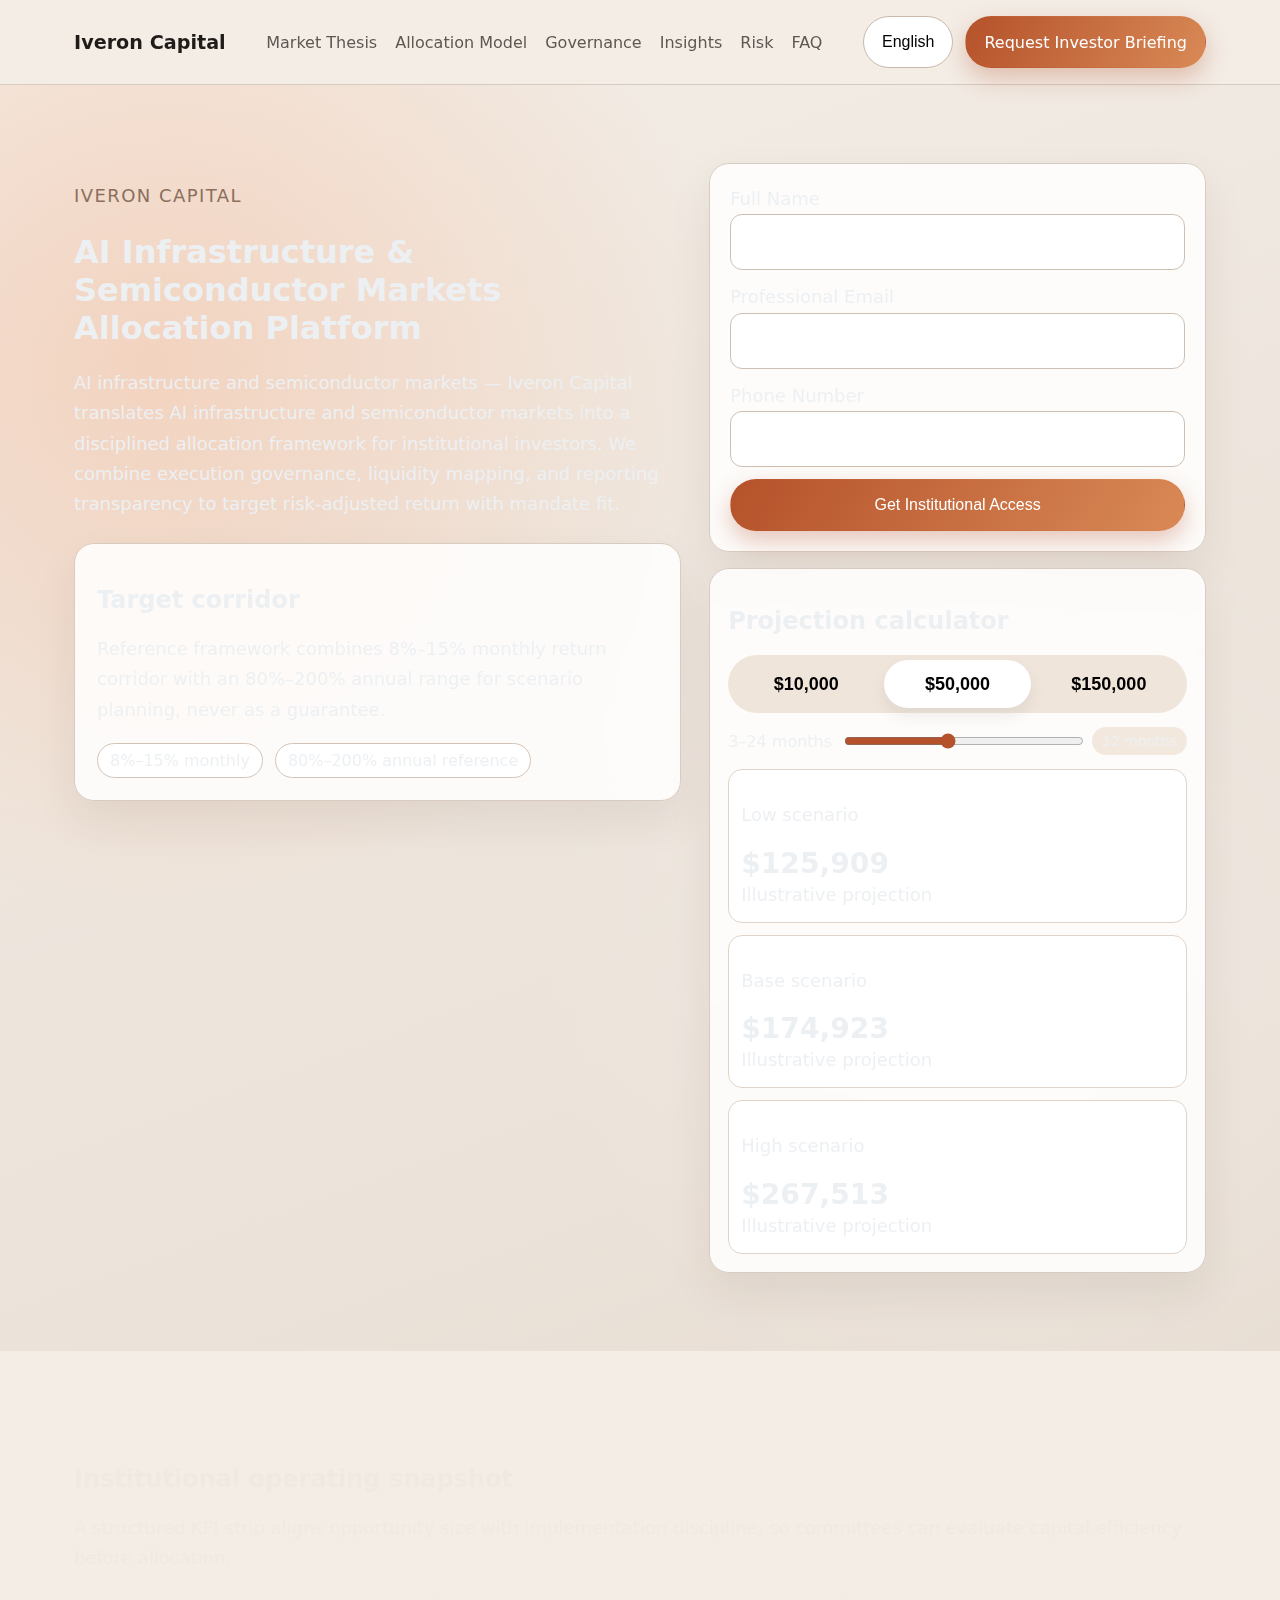
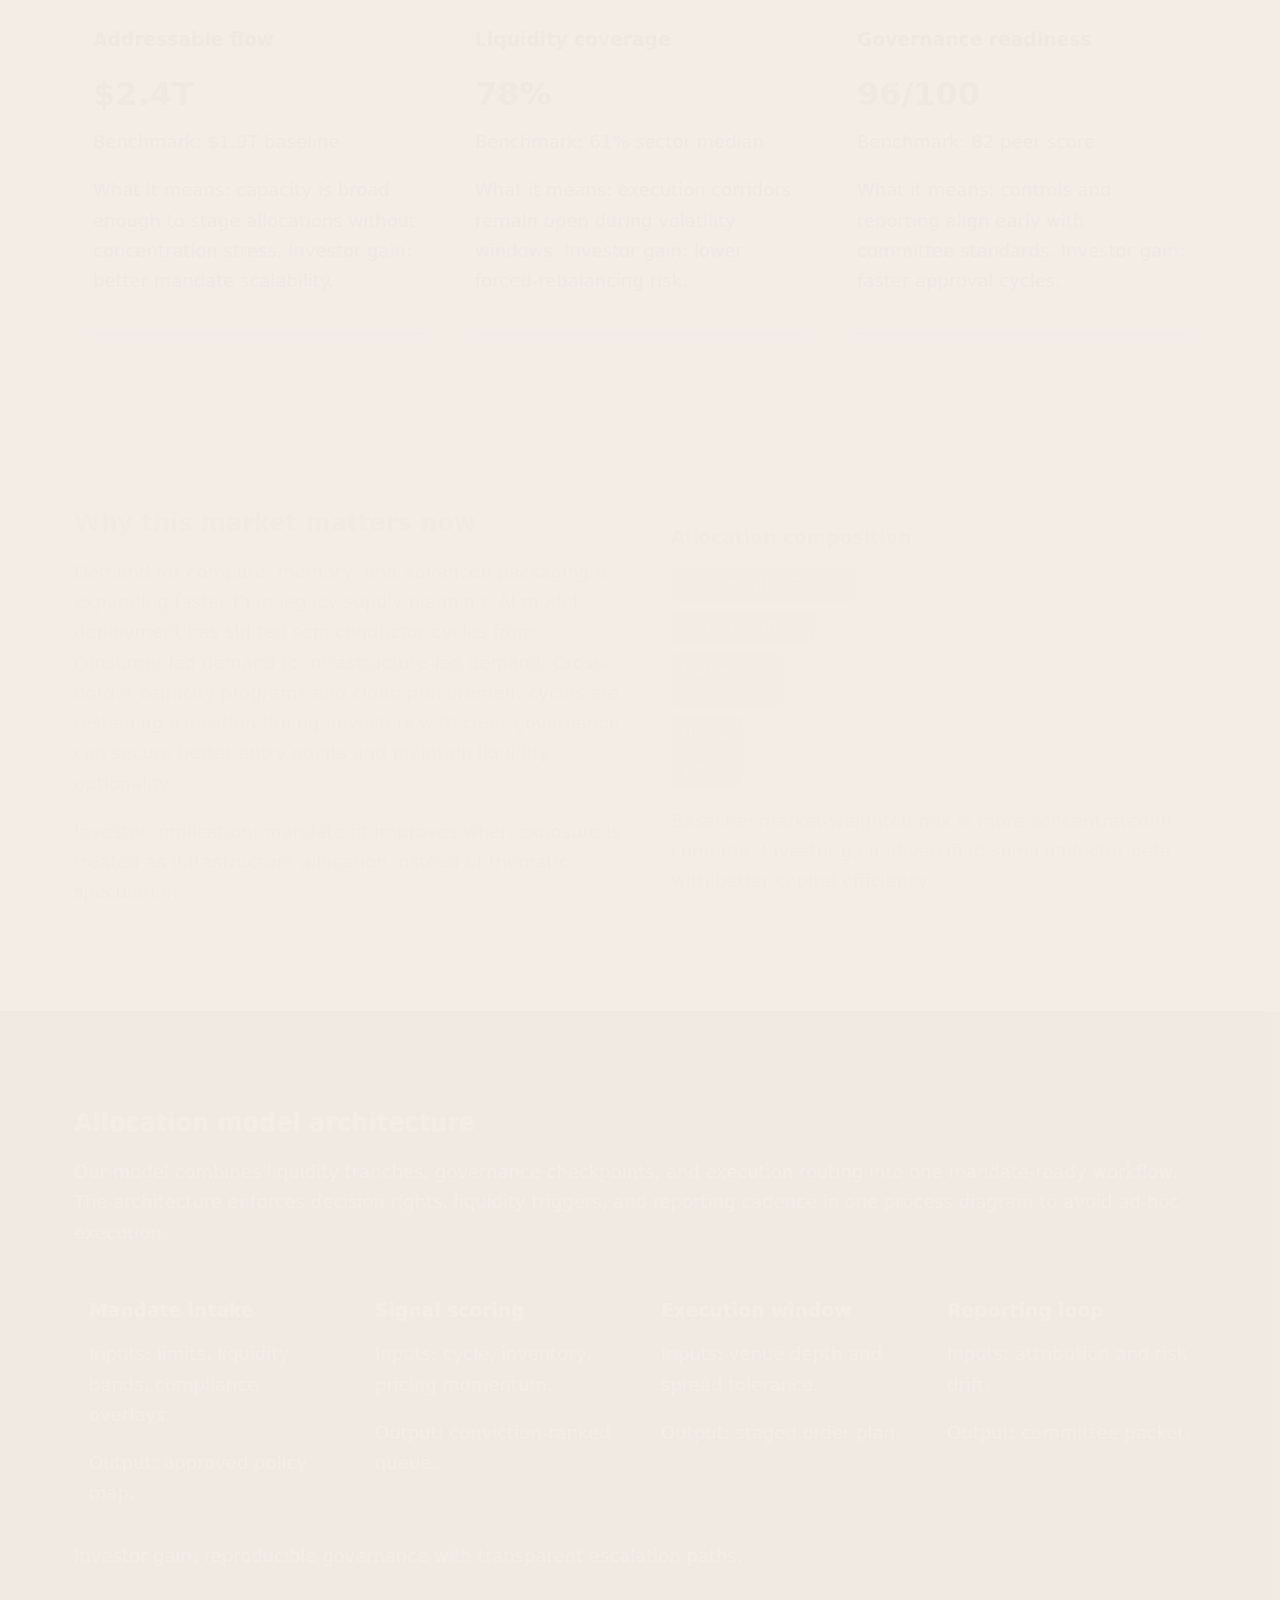
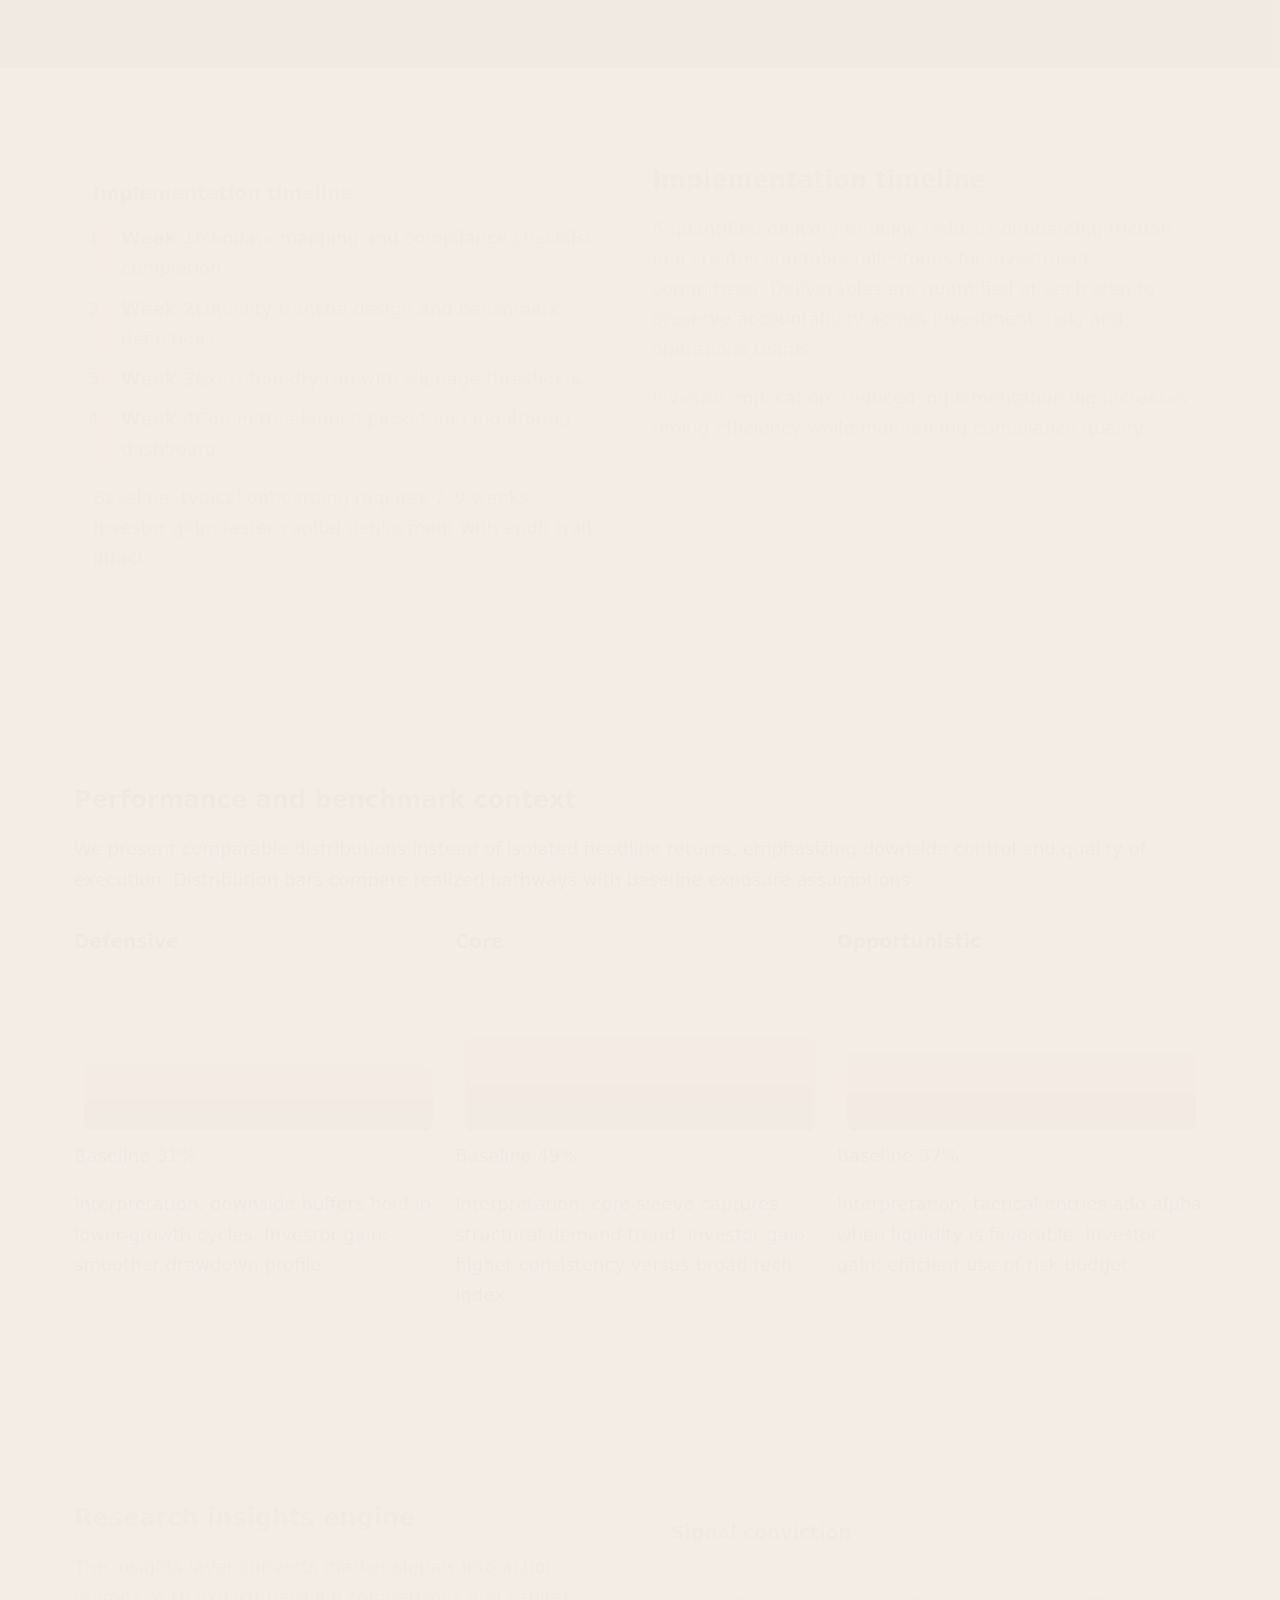
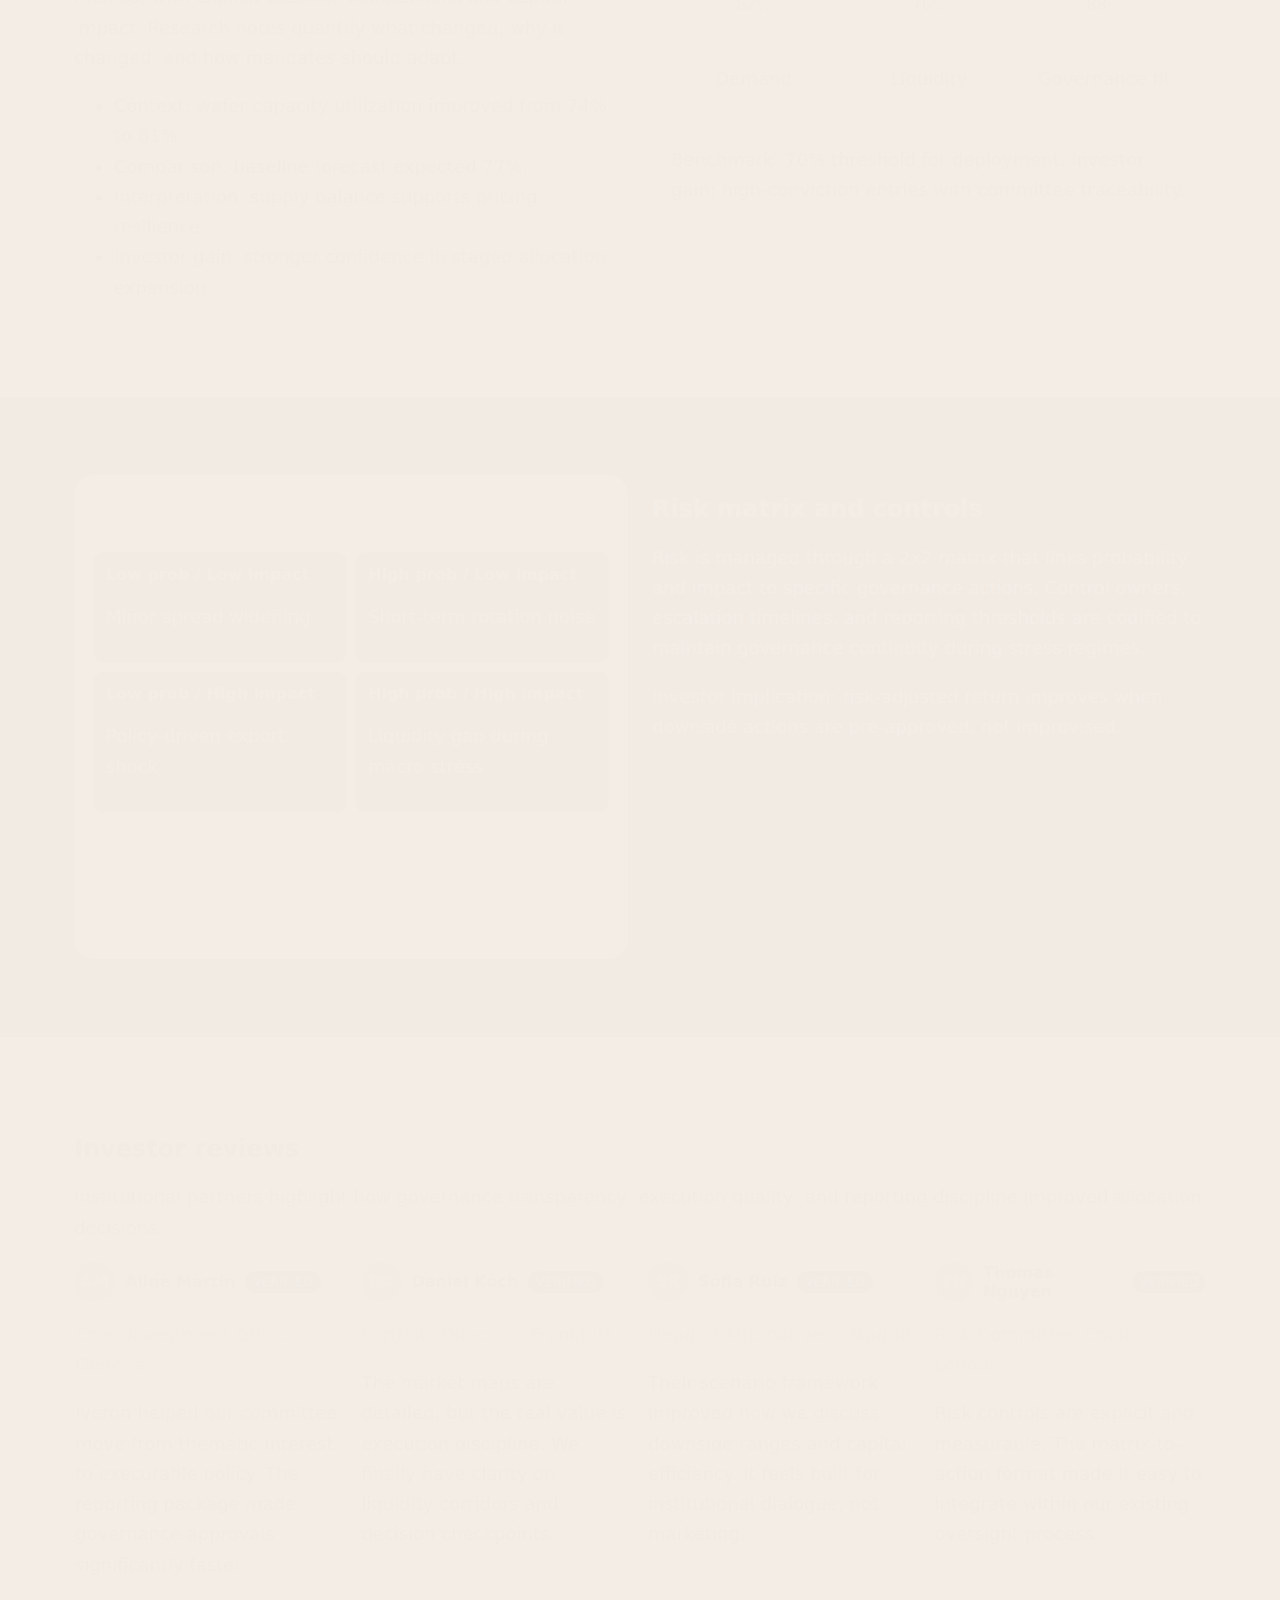
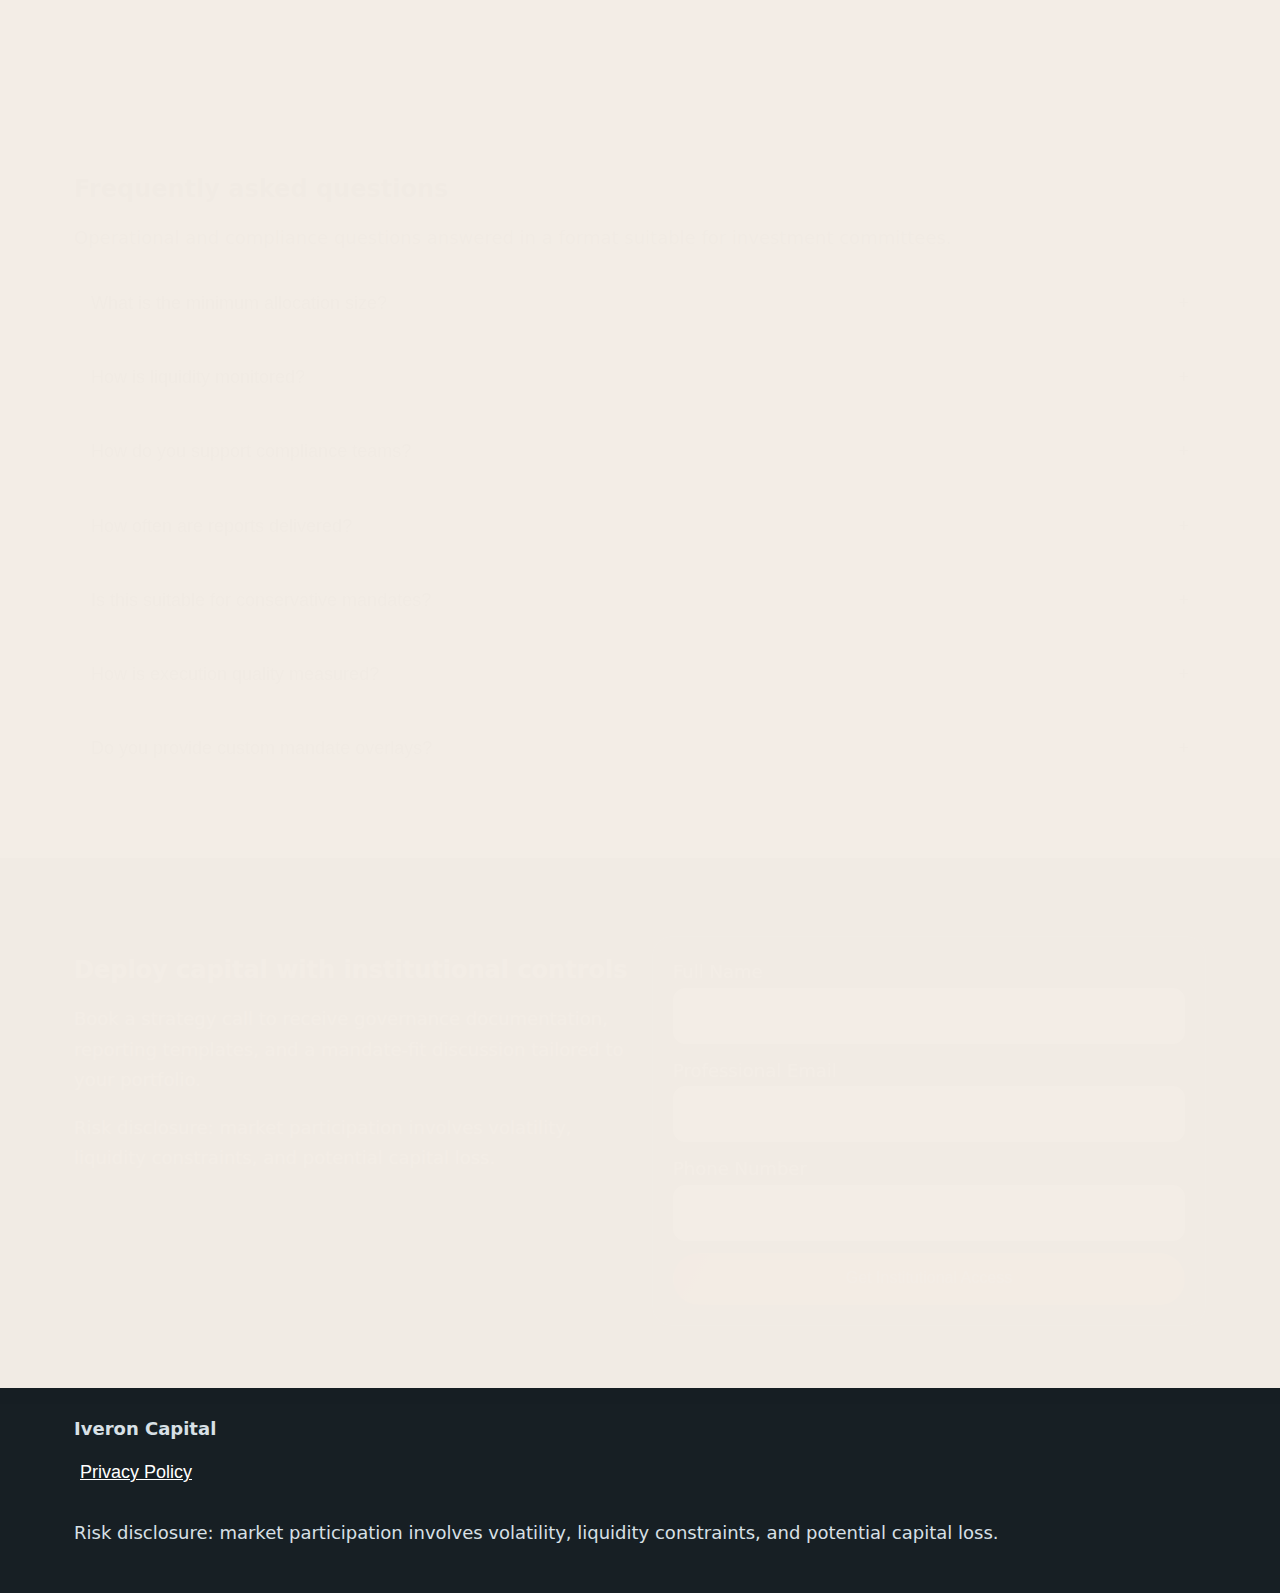
<file: index.html>
<!DOCTYPE html>
<html lang="en">
<head>
  <meta charset="UTF-8">
  <meta name="viewport" content="width=device-width, initial-scale=1.0">
  <title>Iveron Capital | AI Infrastructure & Semiconductor Markets</title>
  <meta name="description" content="Institutional-grade AI infrastructure and semiconductor market intelligence, allocation models, and investor onboarding by Iveron Capital.">
  <link rel="canonical" href="https://iveroncapital.com/index.html">
  <link rel="alternate" hreflang="en" href="https://iveroncapital.com/index.html">
<link rel="alternate" hreflang="de" href="https://iveroncapital.com/de/index.html">
<link rel="alternate" hreflang="fr" href="https://iveroncapital.com/fr/index.html">
<link rel="alternate" hreflang="es" href="https://iveroncapital.com/es/index.html">
<link rel="alternate" hreflang="it" href="https://iveroncapital.com/it/index.html">
<link rel="alternate" hreflang="tr" href="https://iveroncapital.com/tr/index.html">
<link rel="alternate" hreflang="pt" href="https://iveroncapital.com/pt/index.html">
<link rel="alternate" hreflang="ja" href="https://iveroncapital.com/jp/index.html">
<link rel="alternate" hreflang="sk" href="https://iveroncapital.com/sk/index.html">
<link rel="alternate" hreflang="en-BE" href="https://iveroncapital.com/be/index.html">
<link rel="alternate" hreflang="x-default" href="https://iveroncapital.com/index.html">
  <meta property="og:title" content="Iveron Capital | AI Infrastructure & Semiconductor Markets">
  <meta property="og:description" content="Institutional-grade AI infrastructure and semiconductor market intelligence, allocation models, and investor onboarding by Iveron Capital.">
  <meta property="og:type" content="website">
  <meta property="og:url" content="https://iveroncapital.com/index.html">
  <meta name="twitter:card" content="summary_large_image">
  <meta name="twitter:title" content="Iveron Capital | AI Infrastructure & Semiconductor Markets">
  <meta name="twitter:description" content="Institutional-grade AI infrastructure and semiconductor market intelligence, allocation models, and investor onboarding by Iveron Capital.">
  <link rel="stylesheet" href="assets/style.css">
  <script defer src="assets/app.js"></script>
</head>
<body data-lang="en">
  <header class="site-header">
    <div class="container header-inner">
      <a class="brand" href="index.html">Iveron Capital</a>
      <nav class="desktop-nav" aria-label="Main Navigation">
        <a href="#market">Market Thesis</a><a href="#model">Allocation Model</a><a href="#governance">Governance</a><a href="#insights">Insights</a><a href="#risk">Risk</a><a href="#faq">FAQ</a>
      </nav>
      <div class="header-actions">
        <div class="lang-wrap" data-dropdown>
          <button class="lang-active" aria-haspopup="true" aria-expanded="false">English</button>
          <div class="lang-menu" role="menu"><a href="index.html"><svg viewBox="0 0 24 16" aria-hidden="true"><rect width="24" height="16" fill="#012169"/><path d="M0 0l24 16M24 0L0 16" stroke="#fff" stroke-width="3"/><path d="M0 0l24 16M24 0L0 16" stroke="#C8102E" stroke-width="1.5"/><path d="M12 0v16M0 8h24" stroke="#fff" stroke-width="5"/><path d="M12 0v16M0 8h24" stroke="#C8102E" stroke-width="3"/></svg><span>English</span></a><a href="de/index.html"><svg viewBox="0 0 24 16"><rect width="24" height="16" fill="#000"/><rect y="5.33" width="24" height="5.33" fill="#DD0000"/><rect y="10.66" width="24" height="5.34" fill="#FFCE00"/></svg><span>Deutsch</span></a><a href="fr/index.html"><svg viewBox="0 0 24 16"><rect width="8" height="16" fill="#0055A4"/><rect x="8" width="8" height="16" fill="#fff"/><rect x="16" width="8" height="16" fill="#EF4135"/></svg><span>Français</span></a><a href="es/index.html"><svg viewBox="0 0 24 16"><rect width="24" height="16" fill="#AA151B"/><rect y="4" width="24" height="8" fill="#F1BF00"/></svg><span>Español</span></a><a href="it/index.html"><svg viewBox="0 0 24 16"><rect width="8" height="16" fill="#009246"/><rect x="8" width="8" height="16" fill="#fff"/><rect x="16" width="8" height="16" fill="#CE2B37"/></svg><span>Italiano</span></a><a href="tr/index.html"><svg viewBox="0 0 24 16"><rect width="24" height="16" fill="#E30A17"/><circle cx="10" cy="8" r="4" fill="#fff"/><circle cx="11" cy="8" r="3.2" fill="#E30A17"/><polygon points="14.8,8 17.8,6.7 17.2,9.9 19.6,7.9 16.4,7.8" fill="#fff"/></svg><span>Türkçe</span></a><a href="pt/index.html"><svg viewBox="0 0 24 16"><rect width="10" height="16" fill="#006600"/><rect x="10" width="14" height="16" fill="#FF0000"/><circle cx="10" cy="8" r="3" fill="#FFCC00"/></svg><span>Português</span></a><a href="jp/index.html"><svg viewBox="0 0 24 16"><rect width="24" height="16" fill="#fff"/><circle cx="12" cy="8" r="4" fill="#BC002D"/></svg><span>日本語</span></a><a href="sk/index.html"><svg viewBox="0 0 24 16"><rect width="24" height="5.33" fill="#fff"/><rect y="5.33" width="24" height="5.33" fill="#0B4EA2"/><rect y="10.66" width="24" height="5.34" fill="#EE1C25"/></svg><span>Slovenčina</span></a><a href="be/index.html"><svg viewBox="0 0 24 16"><rect width="8" height="16" fill="#000"/><rect x="8" width="8" height="16" fill="#FDDA24"/><rect x="16" width="8" height="16" fill="#EF3340"/></svg><span>Belgium</span></a></div>
        </div>
        <a href="#final-cta" class="btn">Request Investor Briefing</a>
        <button class="burger" aria-label="Open menu" aria-expanded="false" aria-controls="mobile-drawer"><span></span><span></span><span></span></button>
      </div>
    </div>
  </header>
  <aside class="drawer" id="mobile-drawer" aria-hidden="true">
    <div class="drawer-panel" role="dialog" aria-modal="true">
      <button class="drawer-close" aria-label="Close menu">✕</button>
      <nav class="drawer-nav"><a href="#market">Market Thesis</a><a href="#model">Allocation Model</a><a href="#governance">Governance</a><a href="#insights">Insights</a><a href="#risk">Risk</a><a href="#faq">FAQ</a></nav>
      <div class="drawer-lang"><a href="index.html">English</a><a href="de/index.html">Deutsch</a><a href="fr/index.html">Français</a><a href="es/index.html">Español</a><a href="it/index.html">Italiano</a><a href="tr/index.html">Türkçe</a><a href="pt/index.html">Português</a><a href="jp/index.html">日本語</a><a href="sk/index.html">Slovenčina</a><a href="be/index.html">Belgium</a></div>
      <a href="#final-cta" class="btn">Request Investor Briefing</a>
    </div>
  </aside>

  <main>
    <section class="hero section-dark">
      <div class="container hero-grid">
        <div>
          <p class="eyebrow">Iveron Capital</p>
          <h1>AI Infrastructure & Semiconductor Markets Allocation Platform</h1>
          <p class="lead">AI infrastructure and semiconductor markets — Iveron Capital translates AI infrastructure and semiconductor markets into a disciplined allocation framework for institutional investors. We combine execution governance, liquidity mapping, and reporting transparency to target risk-adjusted return with mandate fit.</p>
          <article class="target-card glass">
            <h2>Target corridor</h2>
            <p>Reference framework combines 8%–15% monthly return corridor with an 80%–200% annual range for scenario planning, never as a guarantee.</p>
            <div class="target-range"><span>8%–15% monthly</span><span>80%–200% annual reference</span></div>
          </article>
        </div>
        <div>
          <form class="lead-form" aria-label="Lead form">
            <label>Full Name<input type="text" required></label>
            <label>Professional Email<input type="email" required></label>
            <label>Phone Number<input type="tel" required></label>
            <button type="submit" class="btn">Get Institutional Access</button>
          </form>
          <article class="calculator" aria-label="Projection calculator">
            <h2>Projection calculator</h2>
            <div class="amount-segment" role="tablist" aria-label="Amount selector">
              <button data-amount="10000">$10,000</button>
              <button data-amount="50000" class="active">$50,000</button>
              <button data-amount="150000">$150,000</button>
            </div>
            <div class="slider-row"><span>3–24 months</span><input type="range" min="3" max="24" value="12" class="month-slider"><span class="months-pill">12 months</span></div>
            <div class="result-grid">
              <div class="result-card"><p>Low scenario</p><strong data-low>$0</strong><small>Illustrative projection</small></div>
              <div class="result-card"><p>Base scenario</p><strong data-base>$0</strong><small>Illustrative projection</small></div>
              <div class="result-card"><p>High scenario</p><strong data-high>$0</strong><small>Illustrative projection</small></div>
            </div>
          </article>
        </div>
      </div>
    </section>

    <section class="kpi-strip section-light" id="governance"><div class="container"><h2>Institutional operating snapshot</h2><p>A structured KPI strip aligns opportunity size with implementation discipline, so committees can evaluate capital efficiency before allocation.</p><div class="kpi-grid"><article><h3>Addressable flow</h3><p class="big">$2.4T</p><small>Benchmark: $1.9T baseline</small><p>What it means: capacity is broad enough to stage allocations without concentration stress. Investor gain: better mandate scalability.</p></article><article><h3>Liquidity coverage</h3><p class="big">78%</p><small>Benchmark: 61% sector median</small><p>What it means: execution corridors remain open during volatility windows. Investor gain: lower forced-rebalancing risk.</p></article><article><h3>Governance readiness</h3><p class="big">96/100</p><small>Benchmark: 82 peer score</small><p>What it means: controls and reporting align early with committee standards. Investor gain: faster approval cycles.</p></article></div></div></section>

    <section class="section split" id="market"><div class="container split-grid"><div><h2>Why this market matters now</h2><p>Demand for compute, memory, and advanced packaging is expanding faster than legacy supply planning. AI model deployment has shifted semiconductor cycles from consumer-led demand to infrastructure-led demand. Cross-border capacity programs and cloud procurement cycles are reshaping allocation timing. Investors with clear governance can secure better entry points and maintain liquidity optionality.</p><p>Investor implication: mandate fit improves when exposure is treated as infrastructure allocation instead of thematic speculation.</p></div><div class="viz allocation"><h3>Allocation composition</h3><div class="stack"><span style="--w:36%">AI Compute 36%</span><span style="--w:28%">Memory 28%</span><span style="--w:22%">Packaging 22%</span><span style="--w:14%">Design Tools 14%</span></div><p>Baseline: market-weighted mix is more concentrated in compute. Investor gain: diversified semiconductor beta with better capital efficiency.</p></div></div></section>

    <section class="section section-dark" id="model"><div class="container"><h2>Allocation model architecture</h2><p>Our model combines liquidity tranches, governance checkpoints, and execution routing into one mandate-ready workflow. The architecture enforces decision rights, liquidity triggers, and reporting cadence in one process diagram to avoid ad-hoc execution.</p><div class="process-diagram"><article><h3>Mandate intake</h3><p>Inputs: limits, liquidity bands, compliance overlays.</p><small>Output: approved policy map.</small></article><article><h3>Signal scoring</h3><p>Inputs: cycle, inventory, pricing momentum.</p><small>Output: conviction-ranked queue.</small></article><article><h3>Execution window</h3><p>Inputs: venue depth and spread tolerance.</p><small>Output: staged order plan.</small></article><article><h3>Reporting loop</h3><p>Inputs: attribution and risk drift.</p><small>Output: committee packet.</small></article></div><p>Investor gain: reproducible governance with transparent escalation paths.</p></div></section>

    <section class="section" id="process"><div class="container split-grid reverse"><div class="viz timeline"><h3>Implementation timeline</h3><ol><li><strong>Week 1</strong><span>Mandate mapping and compliance checklist completion.</span></li><li><strong>Week 2</strong><span>Liquidity tranche design and benchmark definitions.</span></li><li><strong>Week 3</strong><span>Execution dry run with slippage thresholds.</span></li><li><strong>Week 4</strong><span>Committee launch packet and monitoring dashboard.</span></li></ol><p>Baseline: typical onboarding requires 7–9 weeks. Investor gain: faster capital deployment with audit trail intact.</p></div><div><h2>Implementation timeline</h2><p>A quantified delivery timeline reduces onboarding friction and creates auditable milestones for investment committees. Deliverables are quantified at each step to preserve accountability across investment, risk, and operations teams.</p><p>Investor implication: reduced implementation lag increases timing efficiency while maintaining compliance quality.</p></div></div></section>

    <section class="section section-light" id="metrics"><div class="container"><h2>Performance and benchmark context</h2><p>We present comparable distributions instead of isolated headline returns, emphasizing downside control and quality of execution. Distribution bars compare realized pathways with baseline exposure assumptions.</p><div class="dist-bars"><article><h3>Defensive</h3><div class="bar"><i style="--h:44%"></i></div><small>Baseline 31%</small><p>Interpretation: downside buffers hold in lower-growth cycles. Investor gain: smoother drawdown profile.</p></article><article><h3>Core</h3><div class="bar"><i style="--h:63%"></i></div><small>Baseline 49%</small><p>Interpretation: core sleeve captures structural demand trend. Investor gain: higher consistency versus broad tech index.</p></article><article><h3>Opportunistic</h3><div class="bar"><i style="--h:52%"></i></div><small>Baseline 37%</small><p>Interpretation: tactical entries add alpha when liquidity is favorable. Investor gain: efficient use of risk budget.</p></article></div></div></section>

    <section class="section" id="insights"><div class="container split-grid"><div><h2>Research insights engine</h2><p>The insights layer converts market signals into action memos, with explicit baseline comparisons and capital impact. Research notes quantify what changed, why it changed, and how mandates should adapt.</p><ul><li>Context: wafer capacity utilization improved from 74% to 81%.</li><li>Comparison: baseline forecast expected 77%.</li><li>Interpretation: supply balance supports pricing resilience.</li><li>Investor gain: stronger confidence in staged allocation expansion.</li></ul></div><div class="viz ring-viz"><h3>Signal conviction</h3><div class="rings"><div><span>82%</span><small>Demand</small></div><div><span>76%</span><small>Liquidity</small></div><div><span>88%</span><small>Governance fit</small></div></div><p>Benchmark: 70% threshold for deployment. Investor gain: high-conviction entries with committee traceability.</p></div></div></section>

    <section class="section section-dark" id="risk"><div class="container split-grid reverse"><div class="viz risk-matrix"><h3>Risk matrix and controls</h3><div class="matrix"><div><strong>Low prob / Low impact</strong><p>Minor spread widening</p></div><div><strong>High prob / Low impact</strong><p>Short-term rotation noise</p></div><div><strong>Low prob / High impact</strong><p>Policy-driven export shock</p></div><div><strong>High prob / High impact</strong><p>Liquidity gap during macro stress</p></div></div><p>Baseline: unmanaged mandates escalate reactively. Investor gain: pre-defined responses reduce decision latency.</p></div><div><h2>Risk matrix and controls</h2><p>Risk is managed through a 2x2 matrix that links probability and impact to specific governance actions. Control owners, escalation timelines, and reporting thresholds are codified to maintain governance continuity during stress regimes.</p><p>Investor implication: risk-adjusted return improves when downside actions are pre-approved, not improvised.</p></div></div></section>

    <section class="section" id="reviews"><div class="container"><h2>Investor reviews</h2><p>Institutional partners highlight how governance transparency, execution quality, and reporting discipline improved allocation decisions.</p><div class="review-grid"><article class="review-card"><div class="review-head"><span class="avatar">AM</span><div class="review-id"><strong>Aline Martin</strong><span class="verified">VERIFIED</span></div></div><p class="review-role">Chief Investment Officer · Geneva</p><p>Iveron helped our committee move from thematic interest to executable policy. The reporting package made governance approvals significantly faster.</p></article><article class="review-card"><div class="review-head"><span class="avatar">DK</span><div class="review-id"><strong>Daniel Koch</strong><span class="verified">VERIFIED</span></div></div><p class="review-role">Portfolio Director · Frankfurt</p><p>The market maps are detailed, but the real value is execution discipline. We finally have clarity on liquidity corridors and decision checkpoints.</p></article><article class="review-card"><div class="review-head"><span class="avatar">SR</span><div class="review-id"><strong>Sofia Ruiz</strong><span class="verified">VERIFIED</span></div></div><p class="review-role">Head of Alternatives · Madrid</p><p>Their scenario framework improved how we discuss downside ranges and capital efficiency. It feels built for institutional dialogue, not marketing.</p></article><article class="review-card"><div class="review-head"><span class="avatar">TN</span><div class="review-id"><strong>Thomas Nguyen</strong><span class="verified">VERIFIED</span></div></div><p class="review-role">Risk Committee Chair · London</p><p>Risk controls are explicit and measurable. The matrix-to-action format made it easy to integrate within our existing oversight process.</p></article></div></div></section>

    <section class="section section-light" id="faq"><div class="container"><h2>Frequently asked questions</h2><p>Operational and compliance questions answered in a format suitable for investment committees.</p><div class="faq-list"><article class="faq-item"><button class="faq-question" aria-expanded="false"><span>What is the minimum allocation size?</span><span>+</span></button><div class="faq-answer"><p>Most institutional mandates begin from a strategic pilot allocation. Our framework is optimized for capital pools that need formal reporting, staged deployment, and liquidity visibility.</p></div></article><article class="faq-item"><button class="faq-question" aria-expanded="false"><span>How is liquidity monitored?</span><span>+</span></button><div class="faq-answer"><p>Each strategy sleeve is mapped by expected execution window, venue depth, and unwind assumptions. Weekly dashboards show liquidity drift and trigger governance alerts when thresholds move.</p></div></article><article class="faq-item"><button class="faq-question" aria-expanded="false"><span>How do you support compliance teams?</span><span>+</span></button><div class="faq-answer"><p>We provide policy-ready documentation covering investment rationale, controls, counterparty mapping, and decision logs so internal compliance teams can review a consistent audit trail.</p></div></article><article class="faq-item"><button class="faq-question" aria-expanded="false"><span>How often are reports delivered?</span><span>+</span></button><div class="faq-answer"><p>Core reporting is monthly, with interim signal notes when market structure changes materially. Committees receive attribution, benchmark context, and scenario updates in a standardized pack.</p></div></article><article class="faq-item"><button class="faq-question" aria-expanded="false"><span>Is this suitable for conservative mandates?</span><span>+</span></button><div class="faq-answer"><p>Yes, through phased exposure bands and explicit risk budgets. Allocation pacing is designed to preserve capital efficiency while maintaining governance discipline.</p></div></article><article class="faq-item"><button class="faq-question" aria-expanded="false"><span>How is execution quality measured?</span><span>+</span></button><div class="faq-answer"><p>Execution quality blends slippage analysis, timing efficiency, and post-trade drift. The benchmark is not only return, but how consistently return is captured relative to market opportunity.</p></div></article><article class="faq-item"><button class="faq-question" aria-expanded="false"><span>Do you provide custom mandate overlays?</span><span>+</span></button><div class="faq-answer"><p>Yes. We can layer concentration limits, jurisdiction constraints, and ESG exclusions without breaking reporting continuity.</p></div></article></div></div></section>

    <section class="section final section-dark" id="final-cta"><div class="container split-grid"><div><h2>Deploy capital with institutional controls</h2><p>Book a strategy call to receive governance documentation, reporting templates, and a mandate-fit discussion tailored to your portfolio.</p><p>Risk disclosure: market participation involves volatility, liquidity constraints, and potential capital loss.</p></div><form class="lead-form" aria-label="Final lead form"><label>Full Name<input type="text" required></label><label>Professional Email<input type="email" required></label><label>Phone Number<input type="tel" required></label><button type="submit" class="btn">Get Institutional Access</button></form></div></section>
  </main>

  <footer class="site-footer"><div class="container footer-inner"><strong>Iveron Capital</strong><button class="privacy-open" type="button">Privacy Policy</button><p>Risk disclosure: market participation involves volatility, liquidity constraints, and potential capital loss.</p></div></footer>

  <div class="modal" aria-hidden="true"><div class="modal-panel" role="dialog" aria-modal="true" aria-labelledby="privacy-title"><button class="modal-x" aria-label="Close">✕</button><h2 id="privacy-title">Privacy Policy</h2><div class="modal-content"><section><h3>Introduction</h3><p>Iveron Capital processes personal data to provide institutional market briefings and investor communications in a transparent, lawful manner.</p></section><section><h3>Data collection</h3><p>We collect contact details submitted through forms, interaction metadata, and communication preferences to deliver requested services.</p></section><section><h3>Legal basis</h3><p>Processing relies on legitimate interest, contractual necessity for requested meetings, and consent where required by local regulation.</p></section><section><h3>Cookies</h3><p>We use essential and analytical cookies to improve usability and understand content relevance. Cookie choices can be adjusted in browser settings.</p></section><section><h3>Retention</h3><p>Data is retained only for the period needed to fulfill investor communication, regulatory, and audit obligations.</p></section><section><h3>Third-party sharing</h3><p>Service providers may process limited data under strict confidentiality and security obligations. We do not sell personal data.</p></section><section><h3>Security</h3><p>We apply access controls, encryption in transit, and operational monitoring to reduce unauthorized access risk.</p></section><section><h3>User rights</h3><p>Depending on jurisdiction, users may request access, correction, deletion, portability, or restriction of processing.</p></section><section><h3>International transfers</h3><p>If data is transferred internationally, appropriate safeguards and contractual protections are applied.</p></section><section><h3>Industry risk disclosure</h3><p>Market intelligence does not constitute guaranteed outcomes. Semiconductor and AI infrastructure exposure can be volatile and may lead to losses.</p></section><section><h3>Contact</h3><p>For privacy requests, contact privacy@iveroncapital.com and include your jurisdiction and preferred response channel.</p></section></div><div class="modal-footer"><button class="modal-close">Close</button></div></div></div>

  <script type="application/ld+json">{"@context":"https://schema.org","@graph":[{"@type":"Organization","name":"Iveron Capital","url":"https://iveroncapital.com"},{"@type":"WebSite","name":"Iveron Capital","url":"https://iveroncapital.com/index.html"},{"@type":"FAQPage","mainEntity":[{"@type": "Question", "name": "What is the minimum allocation size?", "acceptedAnswer": {"@type": "Answer", "text": "Most institutional mandates begin from a strategic pilot allocation. Our framework is optimized for capital pools that need formal reporting, staged deployment, and liquidity visibility."}},{"@type": "Question", "name": "How is liquidity monitored?", "acceptedAnswer": {"@type": "Answer", "text": "Each strategy sleeve is mapped by expected execution window, venue depth, and unwind assumptions. Weekly dashboards show liquidity drift and trigger governance alerts when thresholds move."}},{"@type": "Question", "name": "How do you support compliance teams?", "acceptedAnswer": {"@type": "Answer", "text": "We provide policy-ready documentation covering investment rationale, controls, counterparty mapping, and decision logs so internal compliance teams can review a consistent audit trail."}},{"@type": "Question", "name": "How often are reports delivered?", "acceptedAnswer": {"@type": "Answer", "text": "Core reporting is monthly, with interim signal notes when market structure changes materially. Committees receive attribution, benchmark context, and scenario updates in a standardized pack."}}]},{"@type":"Review","author":{"@type":"Person","name":"Aline Martin"},"reviewBody":"Iveron helped our committee move from thematic interest to executable policy. The reporting package made governance approvals significantly faster.","reviewRating":{"@type":"Rating","ratingValue":"5"}}]}</script>
</body></html>
</file>
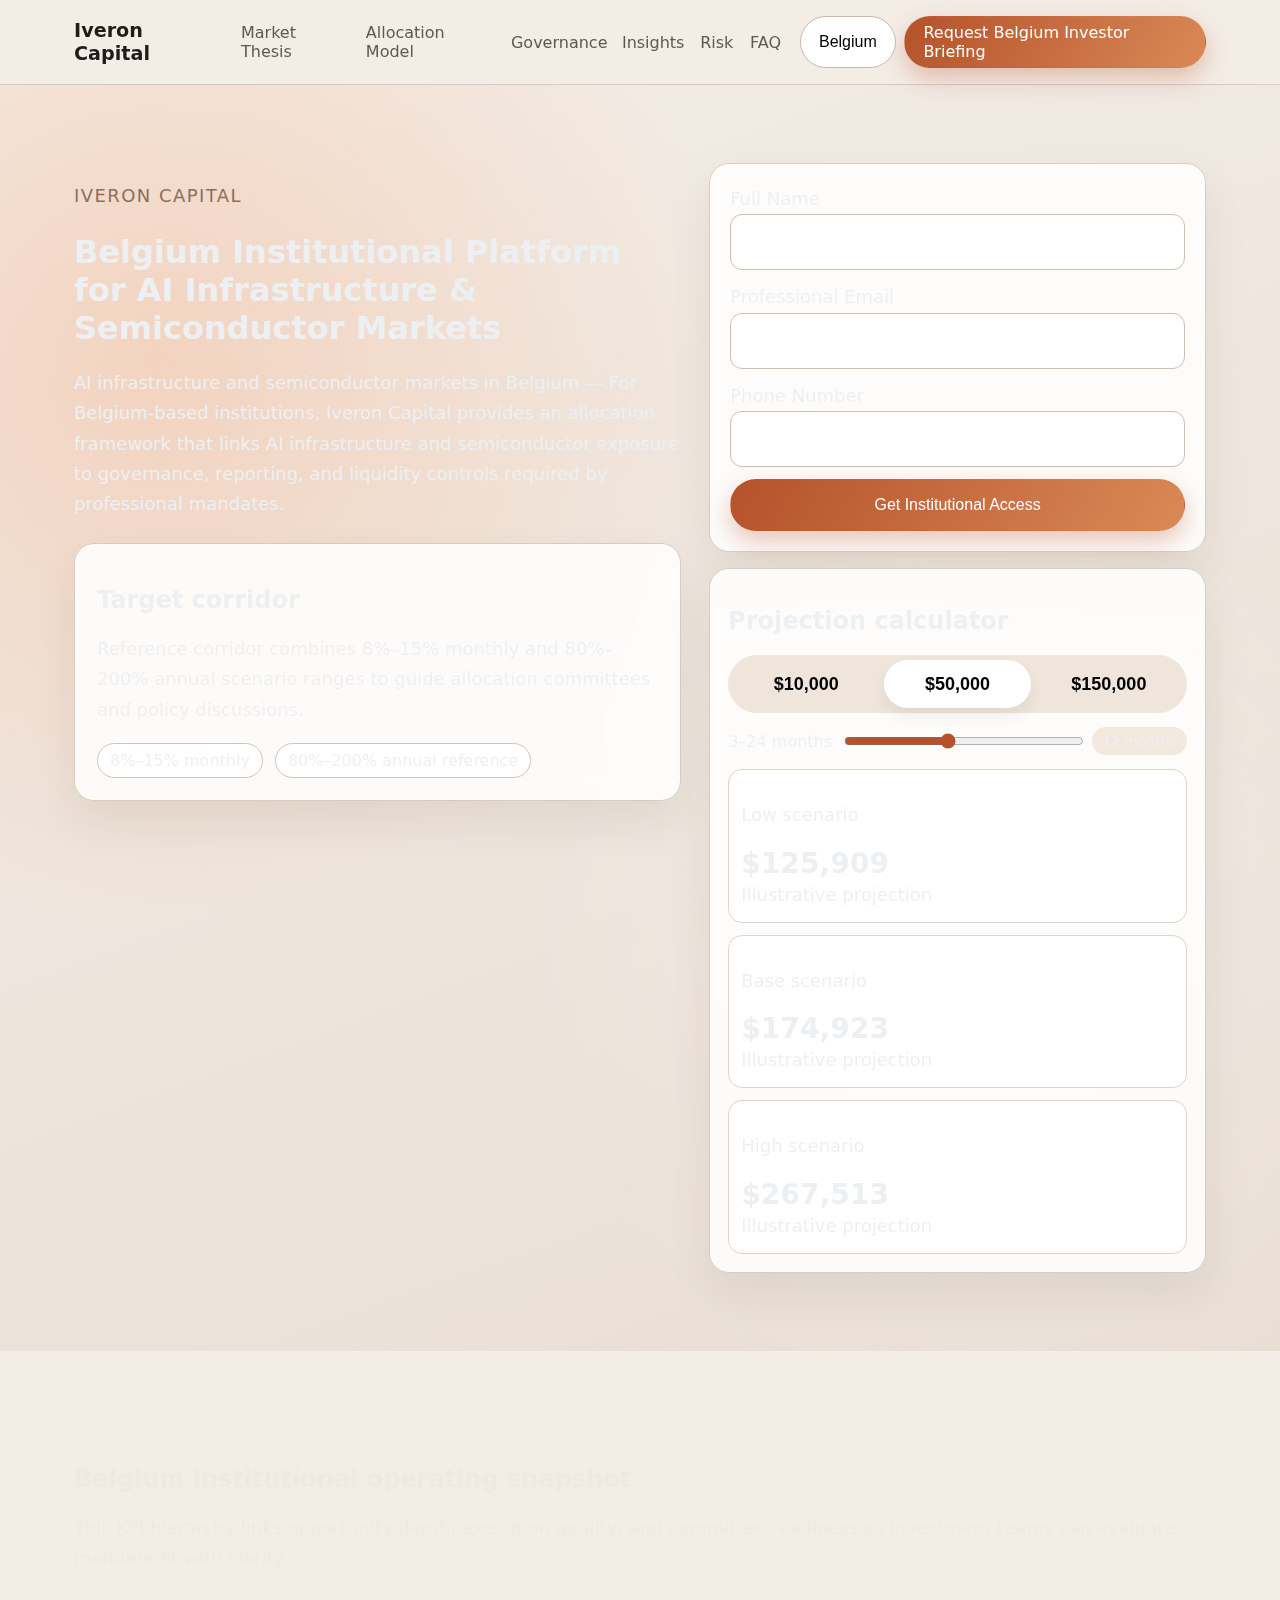
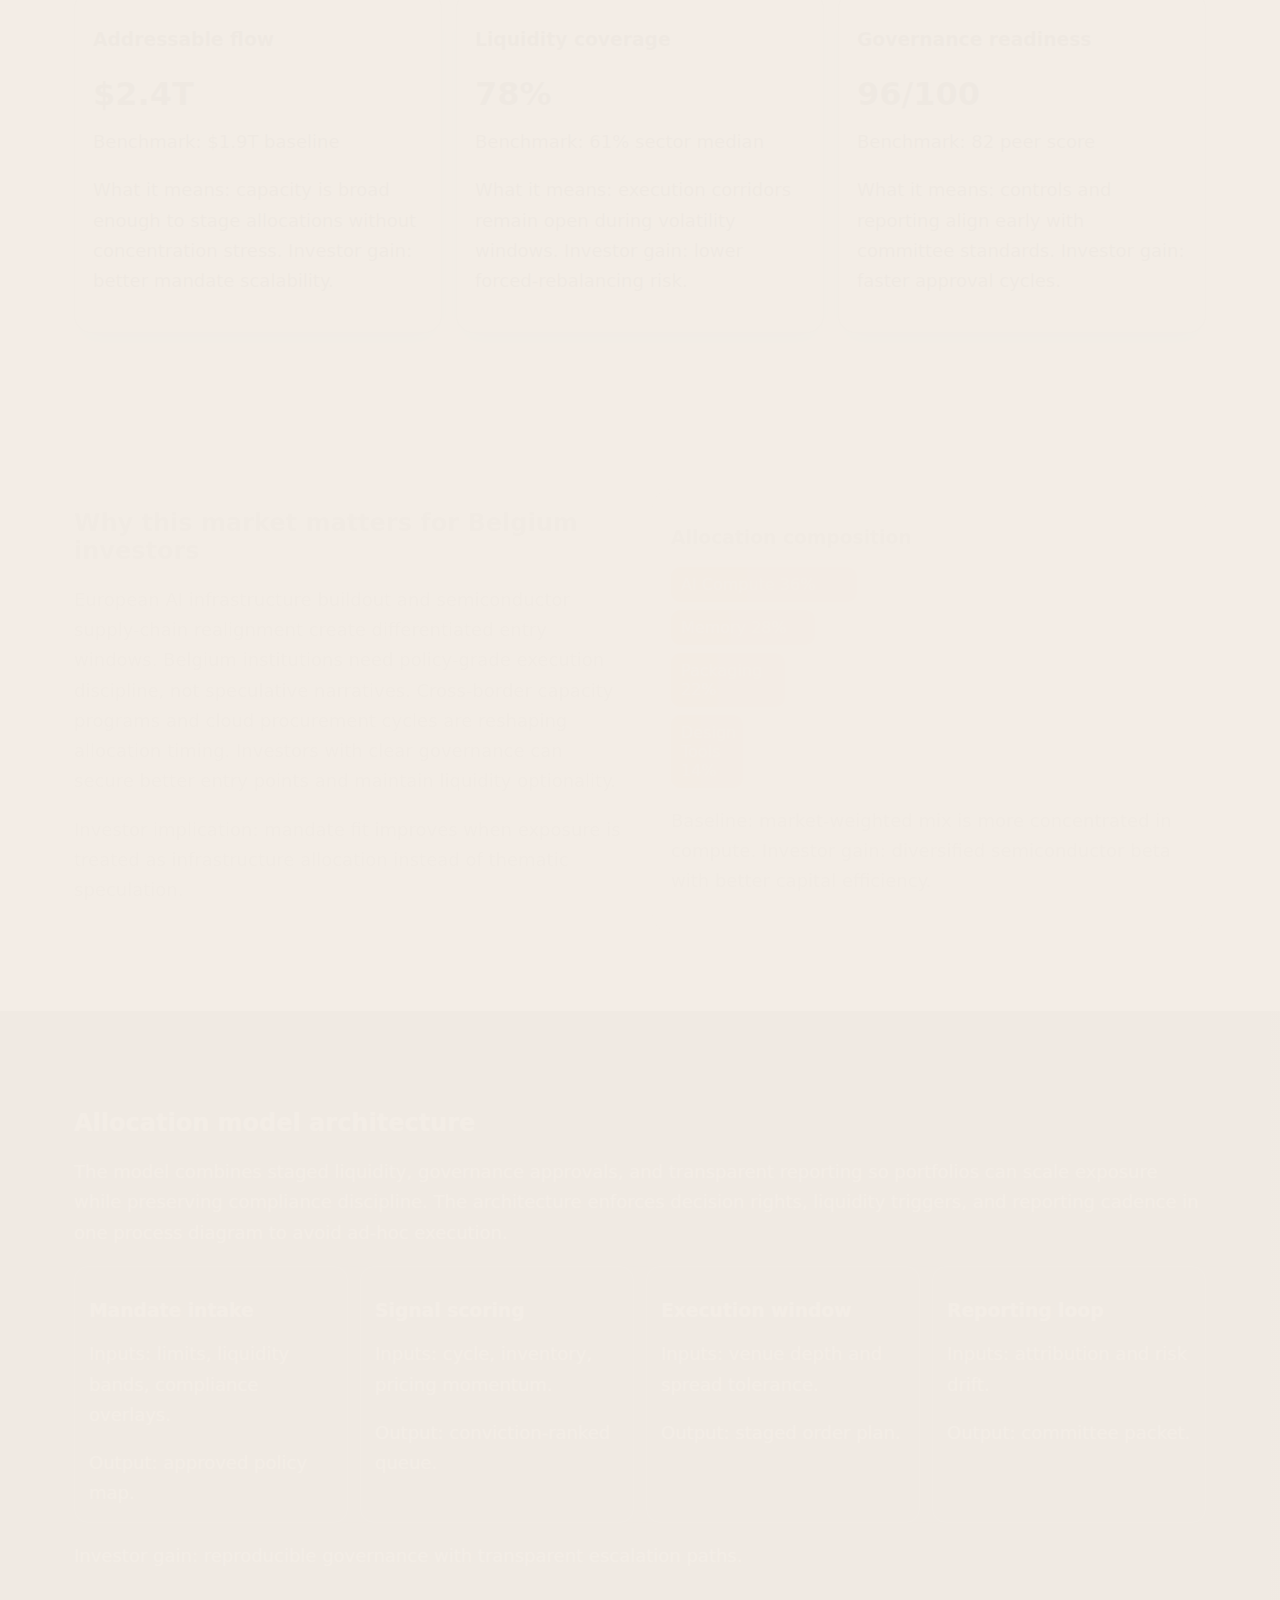
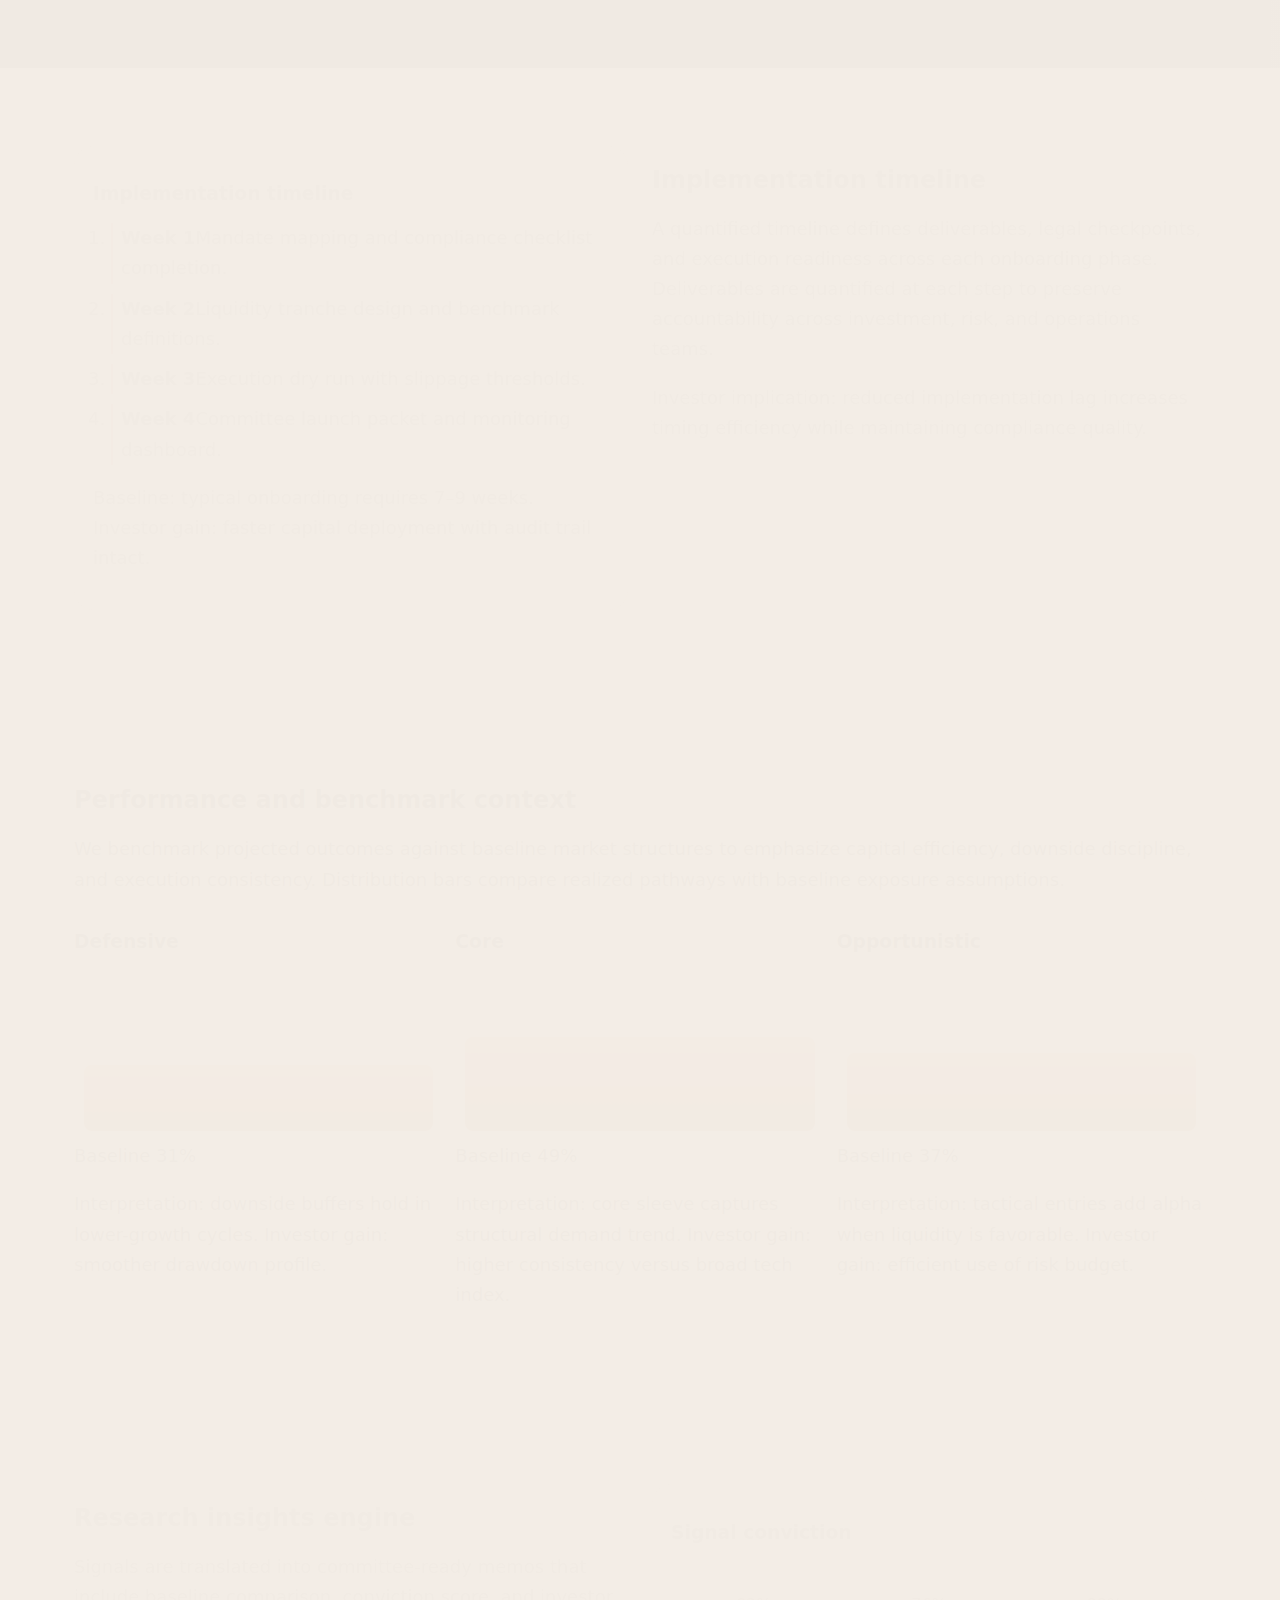
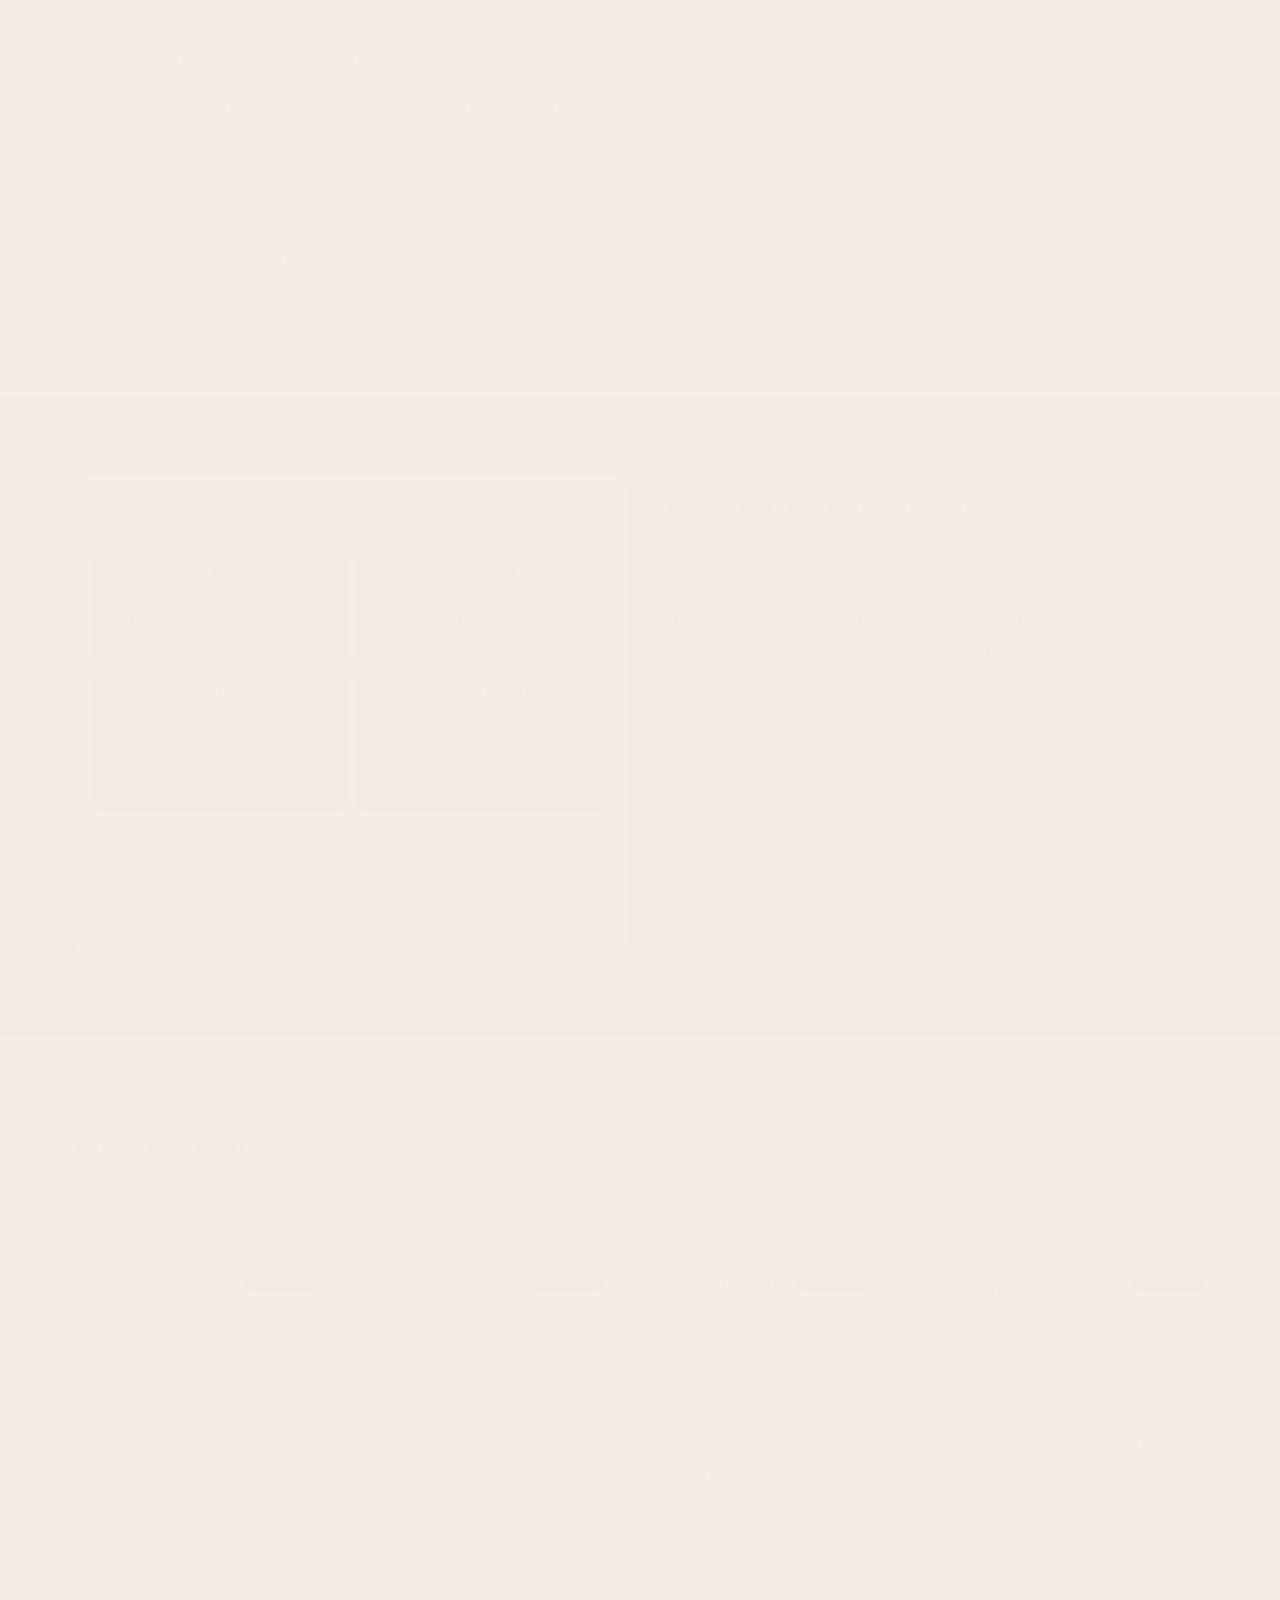
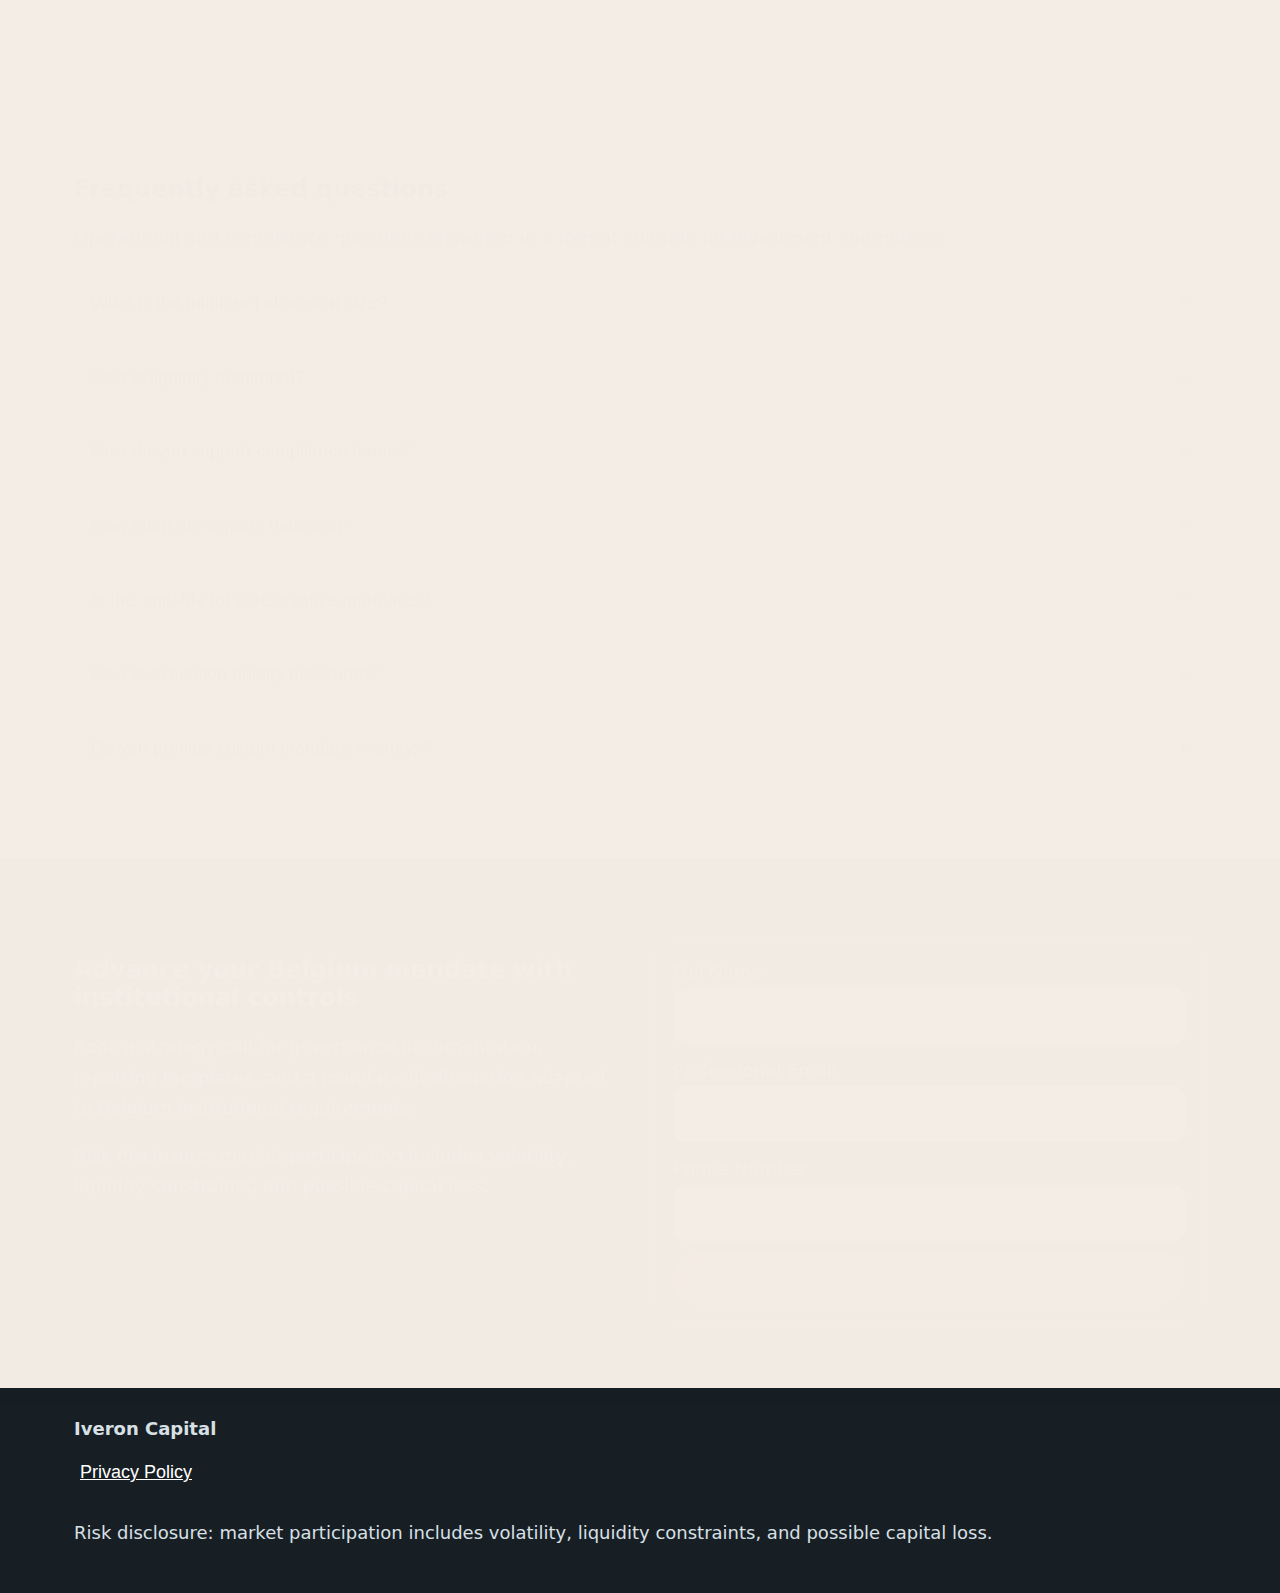
<file: be/index.html>
<!DOCTYPE html>
<html lang="en-BE">
<head>
  <meta charset="UTF-8">
  <meta name="viewport" content="width=device-width, initial-scale=1.0">
  <title>Iveron Capital | Belgium AI Infrastructure & Semiconductor Allocation</title>
  <meta name="description" content="Belgium-focused institutional landing page for AI infrastructure and semiconductor market allocation by Iveron Capital.">
  <link rel="canonical" href="https://iveroncapital.com/be/index.html">
  <link rel="alternate" hreflang="en" href="https://iveroncapital.com/index.html">
<link rel="alternate" hreflang="de" href="https://iveroncapital.com/de/index.html">
<link rel="alternate" hreflang="fr" href="https://iveroncapital.com/fr/index.html">
<link rel="alternate" hreflang="es" href="https://iveroncapital.com/es/index.html">
<link rel="alternate" hreflang="it" href="https://iveroncapital.com/it/index.html">
<link rel="alternate" hreflang="tr" href="https://iveroncapital.com/tr/index.html">
<link rel="alternate" hreflang="pt" href="https://iveroncapital.com/pt/index.html">
<link rel="alternate" hreflang="ja" href="https://iveroncapital.com/jp/index.html">
<link rel="alternate" hreflang="sk" href="https://iveroncapital.com/sk/index.html">
<link rel="alternate" hreflang="en-BE" href="https://iveroncapital.com/be/index.html">
<link rel="alternate" hreflang="x-default" href="https://iveroncapital.com/index.html">
  <meta property="og:title" content="Iveron Capital | Belgium AI Infrastructure & Semiconductor Allocation">
  <meta property="og:description" content="Belgium-focused institutional landing page for AI infrastructure and semiconductor market allocation by Iveron Capital.">
  <meta property="og:type" content="website">
  <meta property="og:url" content="https://iveroncapital.com/be/index.html">
  <meta name="twitter:card" content="summary_large_image">
  <meta name="twitter:title" content="Iveron Capital | Belgium AI Infrastructure & Semiconductor Allocation">
  <meta name="twitter:description" content="Belgium-focused institutional landing page for AI infrastructure and semiconductor market allocation by Iveron Capital.">
  <link rel="stylesheet" href="../assets/style.css">
  <script defer src="../assets/app.js"></script>
</head>
<body data-lang="be">
  <header class="site-header">
    <div class="container header-inner">
      <a class="brand" href="../index.html">Iveron Capital</a>
      <nav class="desktop-nav" aria-label="Main Navigation">
        <a href="#market">Market Thesis</a><a href="#model">Allocation Model</a><a href="#governance">Governance</a><a href="#insights">Insights</a><a href="#risk">Risk</a><a href="#faq">FAQ</a>
      </nav>
      <div class="header-actions">
        <div class="lang-wrap" data-dropdown>
          <button class="lang-active" aria-haspopup="true" aria-expanded="false">Belgium</button>
          <div class="lang-menu" role="menu"><a href="../index.html"><svg viewBox="0 0 24 16" aria-hidden="true"><rect width="24" height="16" fill="#012169"/><path d="M0 0l24 16M24 0L0 16" stroke="#fff" stroke-width="3"/><path d="M0 0l24 16M24 0L0 16" stroke="#C8102E" stroke-width="1.5"/><path d="M12 0v16M0 8h24" stroke="#fff" stroke-width="5"/><path d="M12 0v16M0 8h24" stroke="#C8102E" stroke-width="3"/></svg><span>English</span></a><a href="../de/index.html"><svg viewBox="0 0 24 16"><rect width="24" height="16" fill="#000"/><rect y="5.33" width="24" height="5.33" fill="#DD0000"/><rect y="10.66" width="24" height="5.34" fill="#FFCE00"/></svg><span>Deutsch</span></a><a href="../fr/index.html"><svg viewBox="0 0 24 16"><rect width="8" height="16" fill="#0055A4"/><rect x="8" width="8" height="16" fill="#fff"/><rect x="16" width="8" height="16" fill="#EF4135"/></svg><span>Français</span></a><a href="../es/index.html"><svg viewBox="0 0 24 16"><rect width="24" height="16" fill="#AA151B"/><rect y="4" width="24" height="8" fill="#F1BF00"/></svg><span>Español</span></a><a href="../it/index.html"><svg viewBox="0 0 24 16"><rect width="8" height="16" fill="#009246"/><rect x="8" width="8" height="16" fill="#fff"/><rect x="16" width="8" height="16" fill="#CE2B37"/></svg><span>Italiano</span></a><a href="../tr/index.html"><svg viewBox="0 0 24 16"><rect width="24" height="16" fill="#E30A17"/><circle cx="10" cy="8" r="4" fill="#fff"/><circle cx="11" cy="8" r="3.2" fill="#E30A17"/><polygon points="14.8,8 17.8,6.7 17.2,9.9 19.6,7.9 16.4,7.8" fill="#fff"/></svg><span>Türkçe</span></a><a href="../pt/index.html"><svg viewBox="0 0 24 16"><rect width="10" height="16" fill="#006600"/><rect x="10" width="14" height="16" fill="#FF0000"/><circle cx="10" cy="8" r="3" fill="#FFCC00"/></svg><span>Português</span></a><a href="../jp/index.html"><svg viewBox="0 0 24 16"><rect width="24" height="16" fill="#fff"/><circle cx="12" cy="8" r="4" fill="#BC002D"/></svg><span>日本語</span></a><a href="../sk/index.html"><svg viewBox="0 0 24 16"><rect width="24" height="5.33" fill="#fff"/><rect y="5.33" width="24" height="5.33" fill="#0B4EA2"/><rect y="10.66" width="24" height="5.34" fill="#EE1C25"/></svg><span>Slovenčina</span></a><a href="../be/index.html"><svg viewBox="0 0 24 16"><rect width="8" height="16" fill="#000"/><rect x="8" width="8" height="16" fill="#FDDA24"/><rect x="16" width="8" height="16" fill="#EF3340"/></svg><span>Belgium</span></a></div>
        </div>
        <a href="#final-cta" class="btn">Request Belgium Investor Briefing</a>
        <button class="burger" aria-label="Open menu" aria-expanded="false" aria-controls="mobile-drawer"><span></span><span></span><span></span></button>
      </div>
    </div>
  </header>
  <aside class="drawer" id="mobile-drawer" aria-hidden="true">
    <div class="drawer-panel" role="dialog" aria-modal="true">
      <button class="drawer-close" aria-label="Close menu">✕</button>
      <nav class="drawer-nav"><a href="#market">Market Thesis</a><a href="#model">Allocation Model</a><a href="#governance">Governance</a><a href="#insights">Insights</a><a href="#risk">Risk</a><a href="#faq">FAQ</a></nav>
      <div class="drawer-lang"><a href="../index.html">English</a><a href="../de/index.html">Deutsch</a><a href="../fr/index.html">Français</a><a href="../es/index.html">Español</a><a href="../it/index.html">Italiano</a><a href="../tr/index.html">Türkçe</a><a href="../pt/index.html">Português</a><a href="../jp/index.html">日本語</a><a href="../sk/index.html">Slovenčina</a><a href="../be/index.html">Belgium</a></div>
      <a href="#final-cta" class="btn">Request Belgium Investor Briefing</a>
    </div>
  </aside>

  <main>
    <section class="hero section-dark">
      <div class="container hero-grid">
        <div>
          <p class="eyebrow">Iveron Capital</p>
          <h1>Belgium Institutional Platform for AI Infrastructure & Semiconductor Markets</h1>
          <p class="lead">AI infrastructure and semiconductor markets in Belgium — For Belgium-based institutions, Iveron Capital provides an allocation framework that links AI infrastructure and semiconductor exposure to governance, reporting, and liquidity controls required by professional mandates.</p>
          <article class="target-card glass">
            <h2>Target corridor</h2>
            <p>Reference corridor combines 8%–15% monthly and 80%–200% annual scenario ranges to guide allocation committees and policy discussions.</p>
            <div class="target-range"><span>8%–15% monthly</span><span>80%–200% annual reference</span></div>
          </article>
        </div>
        <div>
          <form class="lead-form" aria-label="Lead form">
            <label>Full Name<input type="text" required></label>
            <label>Professional Email<input type="email" required></label>
            <label>Phone Number<input type="tel" required></label>
            <button type="submit" class="btn">Get Institutional Access</button>
          </form>
          <article class="calculator" aria-label="Projection calculator">
            <h2>Projection calculator</h2>
            <div class="amount-segment" role="tablist" aria-label="Amount selector">
              <button data-amount="10000">$10,000</button>
              <button data-amount="50000" class="active">$50,000</button>
              <button data-amount="150000">$150,000</button>
            </div>
            <div class="slider-row"><span>3–24 months</span><input type="range" min="3" max="24" value="12" class="month-slider"><span class="months-pill">12 months</span></div>
            <div class="result-grid">
              <div class="result-card"><p>Low scenario</p><strong data-low>$0</strong><small>Illustrative projection</small></div>
              <div class="result-card"><p>Base scenario</p><strong data-base>$0</strong><small>Illustrative projection</small></div>
              <div class="result-card"><p>High scenario</p><strong data-high>$0</strong><small>Illustrative projection</small></div>
            </div>
          </article>
        </div>
      </div>
    </section>

    <section class="kpi-strip section-light" id="governance"><div class="container"><h2>Belgium institutional operating snapshot</h2><p>This KPI hierarchy links opportunity depth, execution quality, and committee readiness so investment teams can evaluate mandate fit with clarity.</p><div class="kpi-grid"><article><h3>Addressable flow</h3><p class="big">$2.4T</p><small>Benchmark: $1.9T baseline</small><p>What it means: capacity is broad enough to stage allocations without concentration stress. Investor gain: better mandate scalability.</p></article><article><h3>Liquidity coverage</h3><p class="big">78%</p><small>Benchmark: 61% sector median</small><p>What it means: execution corridors remain open during volatility windows. Investor gain: lower forced-rebalancing risk.</p></article><article><h3>Governance readiness</h3><p class="big">96/100</p><small>Benchmark: 82 peer score</small><p>What it means: controls and reporting align early with committee standards. Investor gain: faster approval cycles.</p></article></div></div></section>

    <section class="section split" id="market"><div class="container split-grid"><div><h2>Why this market matters for Belgium investors</h2><p>European AI infrastructure buildout and semiconductor supply-chain realignment create differentiated entry windows. Belgium institutions need policy-grade execution discipline, not speculative narratives. Cross-border capacity programs and cloud procurement cycles are reshaping allocation timing. Investors with clear governance can secure better entry points and maintain liquidity optionality.</p><p>Investor implication: mandate fit improves when exposure is treated as infrastructure allocation instead of thematic speculation.</p></div><div class="viz allocation"><h3>Allocation composition</h3><div class="stack"><span style="--w:36%">AI Compute 36%</span><span style="--w:28%">Memory 28%</span><span style="--w:22%">Packaging 22%</span><span style="--w:14%">Design Tools 14%</span></div><p>Baseline: market-weighted mix is more concentrated in compute. Investor gain: diversified semiconductor beta with better capital efficiency.</p></div></div></section>

    <section class="section section-dark" id="model"><div class="container"><h2>Allocation model architecture</h2><p>The model combines staged liquidity, governance approvals, and transparent reporting so portfolios can scale exposure while preserving compliance discipline. The architecture enforces decision rights, liquidity triggers, and reporting cadence in one process diagram to avoid ad-hoc execution.</p><div class="process-diagram"><article><h3>Mandate intake</h3><p>Inputs: limits, liquidity bands, compliance overlays.</p><small>Output: approved policy map.</small></article><article><h3>Signal scoring</h3><p>Inputs: cycle, inventory, pricing momentum.</p><small>Output: conviction-ranked queue.</small></article><article><h3>Execution window</h3><p>Inputs: venue depth and spread tolerance.</p><small>Output: staged order plan.</small></article><article><h3>Reporting loop</h3><p>Inputs: attribution and risk drift.</p><small>Output: committee packet.</small></article></div><p>Investor gain: reproducible governance with transparent escalation paths.</p></div></section>

    <section class="section" id="process"><div class="container split-grid reverse"><div class="viz timeline"><h3>Implementation timeline</h3><ol><li><strong>Week 1</strong><span>Mandate mapping and compliance checklist completion.</span></li><li><strong>Week 2</strong><span>Liquidity tranche design and benchmark definitions.</span></li><li><strong>Week 3</strong><span>Execution dry run with slippage thresholds.</span></li><li><strong>Week 4</strong><span>Committee launch packet and monitoring dashboard.</span></li></ol><p>Baseline: typical onboarding requires 7–9 weeks. Investor gain: faster capital deployment with audit trail intact.</p></div><div><h2>Implementation timeline</h2><p>A quantified timeline defines deliverables, legal checkpoints, and execution readiness across each onboarding phase. Deliverables are quantified at each step to preserve accountability across investment, risk, and operations teams.</p><p>Investor implication: reduced implementation lag increases timing efficiency while maintaining compliance quality.</p></div></div></section>

    <section class="section section-light" id="metrics"><div class="container"><h2>Performance and benchmark context</h2><p>We benchmark projected outcomes against baseline market structures to emphasize capital efficiency, downside discipline, and execution consistency. Distribution bars compare realized pathways with baseline exposure assumptions.</p><div class="dist-bars"><article><h3>Defensive</h3><div class="bar"><i style="--h:44%"></i></div><small>Baseline 31%</small><p>Interpretation: downside buffers hold in lower-growth cycles. Investor gain: smoother drawdown profile.</p></article><article><h3>Core</h3><div class="bar"><i style="--h:63%"></i></div><small>Baseline 49%</small><p>Interpretation: core sleeve captures structural demand trend. Investor gain: higher consistency versus broad tech index.</p></article><article><h3>Opportunistic</h3><div class="bar"><i style="--h:52%"></i></div><small>Baseline 37%</small><p>Interpretation: tactical entries add alpha when liquidity is favorable. Investor gain: efficient use of risk budget.</p></article></div></div></section>

    <section class="section" id="insights"><div class="container split-grid"><div><h2>Research insights engine</h2><p>Signals are translated into committee-ready memos that include baseline comparison, conviction score, and investor implication. Research notes quantify what changed, why it changed, and how mandates should adapt.</p><ul><li>Context: wafer capacity utilization improved from 74% to 81%.</li><li>Comparison: baseline forecast expected 77%.</li><li>Interpretation: supply balance supports pricing resilience.</li><li>Investor gain: stronger confidence in staged allocation expansion.</li></ul></div><div class="viz ring-viz"><h3>Signal conviction</h3><div class="rings"><div><span>82%</span><small>Demand</small></div><div><span>76%</span><small>Liquidity</small></div><div><span>88%</span><small>Governance fit</small></div></div><p>Benchmark: 70% threshold for deployment. Investor gain: high-conviction entries with committee traceability.</p></div></div></section>

    <section class="section section-dark" id="risk"><div class="container split-grid reverse"><div class="viz risk-matrix"><h3>Risk matrix and controls</h3><div class="matrix"><div><strong>Low prob / Low impact</strong><p>Minor spread widening</p></div><div><strong>High prob / Low impact</strong><p>Short-term rotation noise</p></div><div><strong>Low prob / High impact</strong><p>Policy-driven export shock</p></div><div><strong>High prob / High impact</strong><p>Liquidity gap during macro stress</p></div></div><p>Baseline: unmanaged mandates escalate reactively. Investor gain: pre-defined responses reduce decision latency.</p></div><div><h2>Risk matrix and controls</h2><p>A 2x2 risk matrix ties volatility, liquidity, and concentration risks to concrete governance actions and escalation thresholds. Control owners, escalation timelines, and reporting thresholds are codified to maintain governance continuity during stress regimes.</p><p>Investor implication: risk-adjusted return improves when downside actions are pre-approved, not improvised.</p></div></div></section>

    <section class="section" id="reviews"><div class="container"><h2>Investor reviews</h2><p>Institutional partners highlight how governance transparency, execution quality, and reporting discipline improved allocation decisions.</p><div class="review-grid"><article class="review-card"><div class="review-head"><span class="avatar">AM</span><div class="review-id"><strong>Aline Martin</strong><span class="verified">VERIFIED</span></div></div><p class="review-role">Chief Investment Officer · Geneva</p><p>Iveron helped our committee move from thematic interest to executable policy. The reporting package made governance approvals significantly faster.</p></article><article class="review-card"><div class="review-head"><span class="avatar">DK</span><div class="review-id"><strong>Daniel Koch</strong><span class="verified">VERIFIED</span></div></div><p class="review-role">Portfolio Director · Frankfurt</p><p>The market maps are detailed, but the real value is execution discipline. We finally have clarity on liquidity corridors and decision checkpoints.</p></article><article class="review-card"><div class="review-head"><span class="avatar">SR</span><div class="review-id"><strong>Sofia Ruiz</strong><span class="verified">VERIFIED</span></div></div><p class="review-role">Head of Alternatives · Madrid</p><p>Their scenario framework improved how we discuss downside ranges and capital efficiency. It feels built for institutional dialogue, not marketing.</p></article><article class="review-card"><div class="review-head"><span class="avatar">TN</span><div class="review-id"><strong>Thomas Nguyen</strong><span class="verified">VERIFIED</span></div></div><p class="review-role">Risk Committee Chair · London</p><p>Risk controls are explicit and measurable. The matrix-to-action format made it easy to integrate within our existing oversight process.</p></article></div></div></section>

    <section class="section section-light" id="faq"><div class="container"><h2>Frequently asked questions</h2><p>Operational and compliance questions answered in a format suitable for investment committees.</p><div class="faq-list"><article class="faq-item"><button class="faq-question" aria-expanded="false"><span>What is the minimum allocation size?</span><span>+</span></button><div class="faq-answer"><p>Most institutional mandates begin from a strategic pilot allocation. Our framework is optimized for capital pools that need formal reporting, staged deployment, and liquidity visibility.</p></div></article><article class="faq-item"><button class="faq-question" aria-expanded="false"><span>How is liquidity monitored?</span><span>+</span></button><div class="faq-answer"><p>Each strategy sleeve is mapped by expected execution window, venue depth, and unwind assumptions. Weekly dashboards show liquidity drift and trigger governance alerts when thresholds move.</p></div></article><article class="faq-item"><button class="faq-question" aria-expanded="false"><span>How do you support compliance teams?</span><span>+</span></button><div class="faq-answer"><p>We provide policy-ready documentation covering investment rationale, controls, counterparty mapping, and decision logs so internal compliance teams can review a consistent audit trail.</p></div></article><article class="faq-item"><button class="faq-question" aria-expanded="false"><span>How often are reports delivered?</span><span>+</span></button><div class="faq-answer"><p>Core reporting is monthly, with interim signal notes when market structure changes materially. Committees receive attribution, benchmark context, and scenario updates in a standardized pack.</p></div></article><article class="faq-item"><button class="faq-question" aria-expanded="false"><span>Is this suitable for conservative mandates?</span><span>+</span></button><div class="faq-answer"><p>Yes, through phased exposure bands and explicit risk budgets. Allocation pacing is designed to preserve capital efficiency while maintaining governance discipline.</p></div></article><article class="faq-item"><button class="faq-question" aria-expanded="false"><span>How is execution quality measured?</span><span>+</span></button><div class="faq-answer"><p>Execution quality blends slippage analysis, timing efficiency, and post-trade drift. The benchmark is not only return, but how consistently return is captured relative to market opportunity.</p></div></article><article class="faq-item"><button class="faq-question" aria-expanded="false"><span>Do you provide custom mandate overlays?</span><span>+</span></button><div class="faq-answer"><p>Yes. We can layer concentration limits, jurisdiction constraints, and ESG exclusions without breaking reporting continuity.</p></div></article></div></div></section>

    <section class="section final section-dark" id="final-cta"><div class="container split-grid"><div><h2>Advance your Belgium mandate with institutional controls</h2><p>Book a strategy call for governance documentation, reporting templates, and a mandate-fit discussion adapted to Belgium institutional requirements.</p><p>Risk disclosure: market participation includes volatility, liquidity constraints, and possible capital loss.</p></div><form class="lead-form" aria-label="Final lead form"><label>Full Name<input type="text" required></label><label>Professional Email<input type="email" required></label><label>Phone Number<input type="tel" required></label><button type="submit" class="btn">Get Institutional Access</button></form></div></section>
  </main>

  <footer class="site-footer"><div class="container footer-inner"><strong>Iveron Capital</strong><button class="privacy-open" type="button">Privacy Policy</button><p>Risk disclosure: market participation includes volatility, liquidity constraints, and possible capital loss.</p></div></footer>

  <div class="modal" aria-hidden="true"><div class="modal-panel" role="dialog" aria-modal="true" aria-labelledby="privacy-title"><button class="modal-x" aria-label="Close">✕</button><h2 id="privacy-title">Privacy Policy</h2><div class="modal-content"><section><h3>Introduction</h3><p>Iveron Capital processes personal data to provide institutional market briefings and investor communications in a transparent, lawful manner.</p></section><section><h3>Data collection</h3><p>We collect contact details submitted through forms, interaction metadata, and communication preferences to deliver requested services.</p></section><section><h3>Legal basis</h3><p>Processing relies on legitimate interest, contractual necessity for requested meetings, and consent where required by local regulation.</p></section><section><h3>Cookies</h3><p>We use essential and analytical cookies to improve usability and understand content relevance. Cookie choices can be adjusted in browser settings.</p></section><section><h3>Retention</h3><p>Data is retained only for the period needed to fulfill investor communication, regulatory, and audit obligations.</p></section><section><h3>Third-party sharing</h3><p>Service providers may process limited data under strict confidentiality and security obligations. We do not sell personal data.</p></section><section><h3>Security</h3><p>We apply access controls, encryption in transit, and operational monitoring to reduce unauthorized access risk.</p></section><section><h3>User rights</h3><p>Depending on jurisdiction, users may request access, correction, deletion, portability, or restriction of processing.</p></section><section><h3>International transfers</h3><p>If data is transferred internationally, appropriate safeguards and contractual protections are applied.</p></section><section><h3>Industry risk disclosure</h3><p>Market intelligence does not constitute guaranteed outcomes. Semiconductor and AI infrastructure exposure can be volatile and may lead to losses.</p></section><section><h3>Contact</h3><p>For privacy requests, contact privacy@iveroncapital.com and include your jurisdiction and preferred response channel.</p></section></div><div class="modal-footer"><button class="modal-close">Close</button></div></div></div>

  <script type="application/ld+json">{"@context":"https://schema.org","@graph":[{"@type":"Organization","name":"Iveron Capital","url":"https://iveroncapital.com"},{"@type":"WebSite","name":"Iveron Capital","url":"https://iveroncapital.com/be/index.html"},{"@type":"FAQPage","mainEntity":[{"@type": "Question", "name": "What is the minimum allocation size?", "acceptedAnswer": {"@type": "Answer", "text": "Most institutional mandates begin from a strategic pilot allocation. Our framework is optimized for capital pools that need formal reporting, staged deployment, and liquidity visibility."}},{"@type": "Question", "name": "How is liquidity monitored?", "acceptedAnswer": {"@type": "Answer", "text": "Each strategy sleeve is mapped by expected execution window, venue depth, and unwind assumptions. Weekly dashboards show liquidity drift and trigger governance alerts when thresholds move."}},{"@type": "Question", "name": "How do you support compliance teams?", "acceptedAnswer": {"@type": "Answer", "text": "We provide policy-ready documentation covering investment rationale, controls, counterparty mapping, and decision logs so internal compliance teams can review a consistent audit trail."}},{"@type": "Question", "name": "How often are reports delivered?", "acceptedAnswer": {"@type": "Answer", "text": "Core reporting is monthly, with interim signal notes when market structure changes materially. Committees receive attribution, benchmark context, and scenario updates in a standardized pack."}}]},{"@type":"Review","author":{"@type":"Person","name":"Aline Martin"},"reviewBody":"Iveron helped our committee move from thematic interest to executable policy. The reporting package made governance approvals significantly faster.","reviewRating":{"@type":"Rating","ratingValue":"5"}}]}</script>
</body></html>
</file>
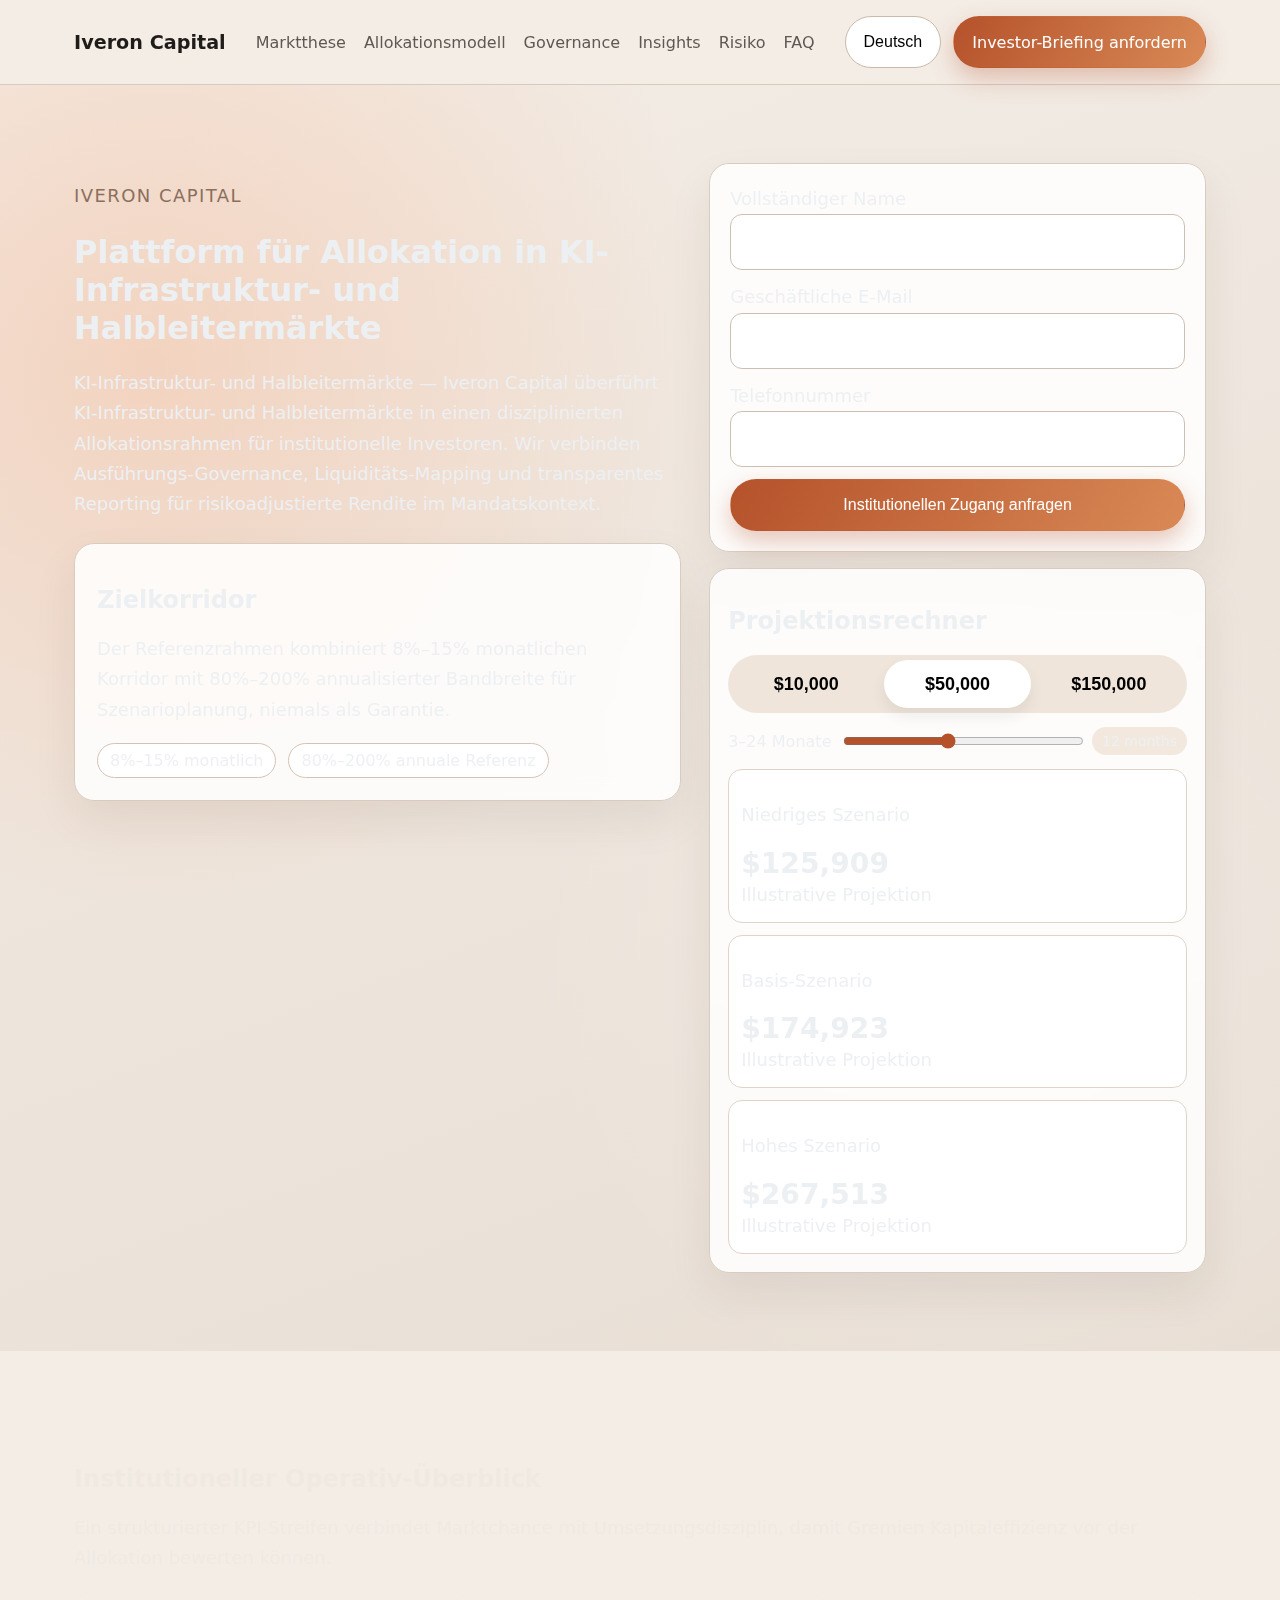
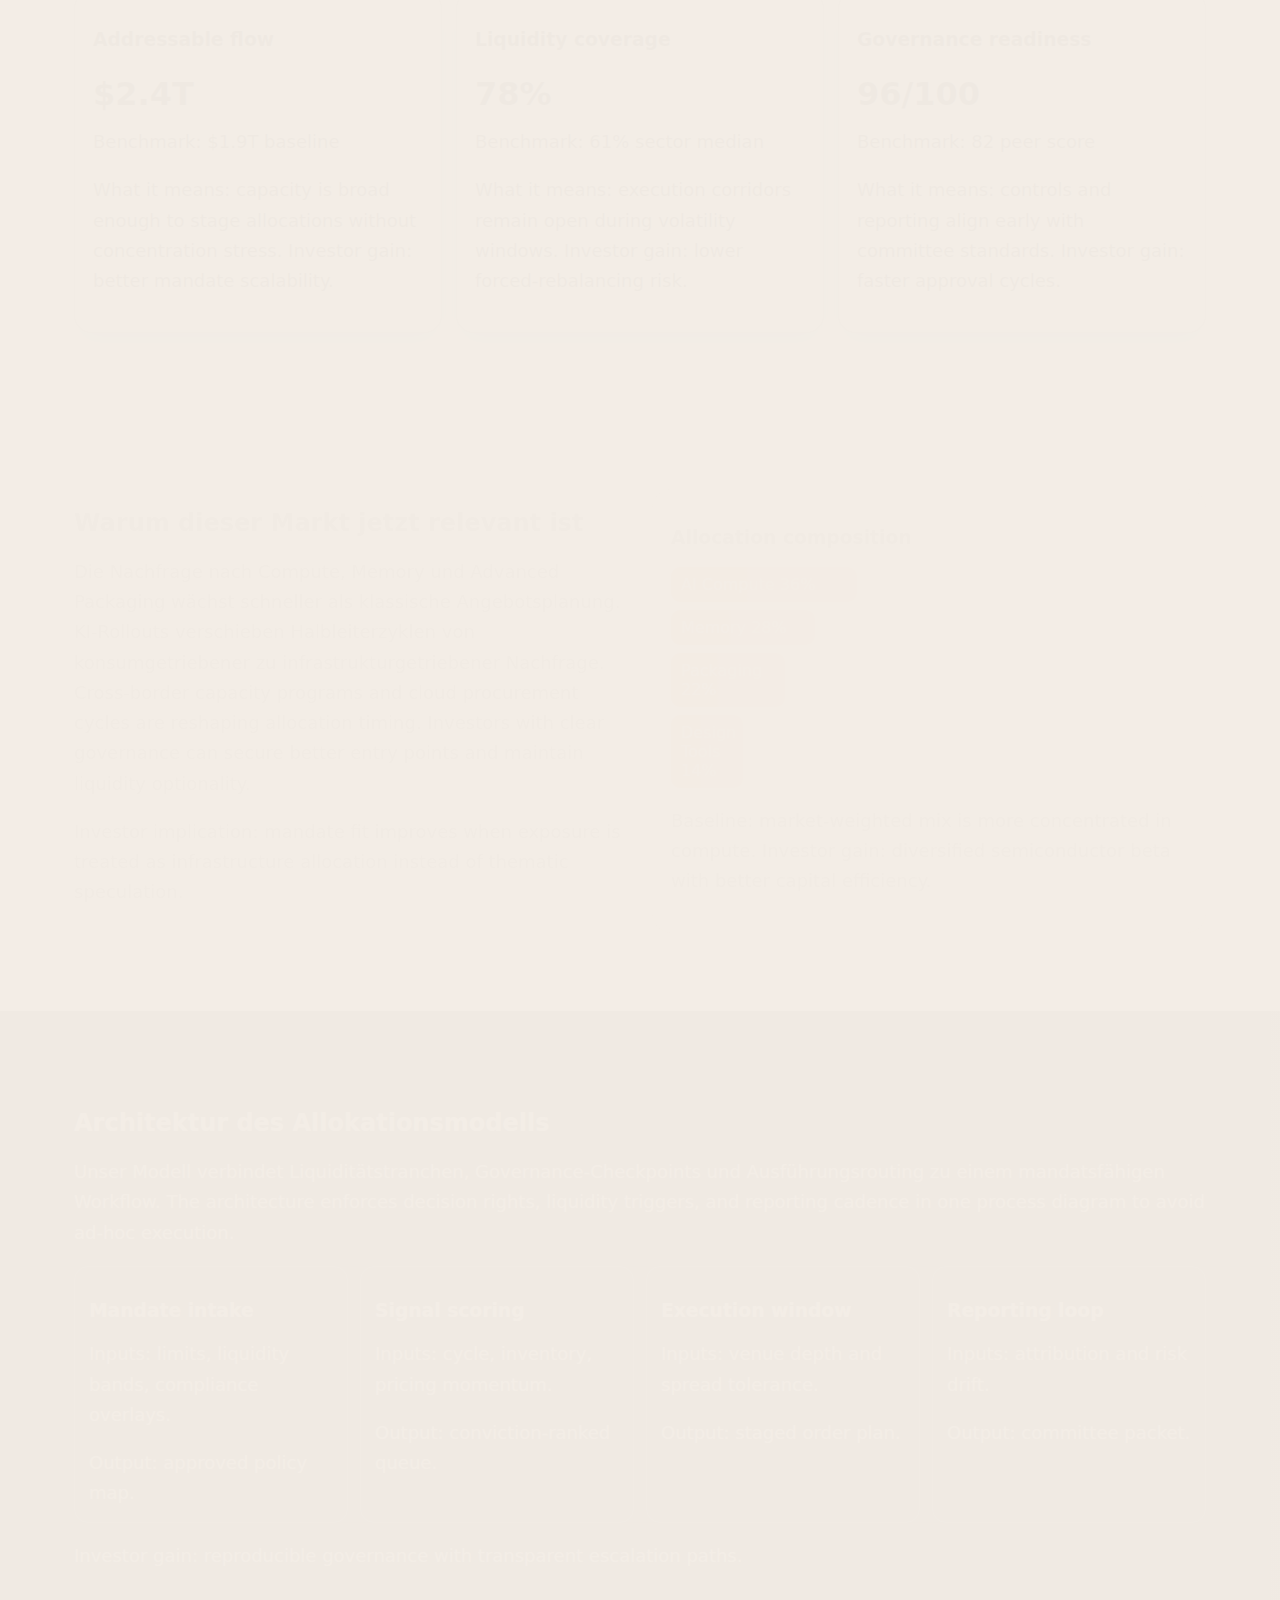
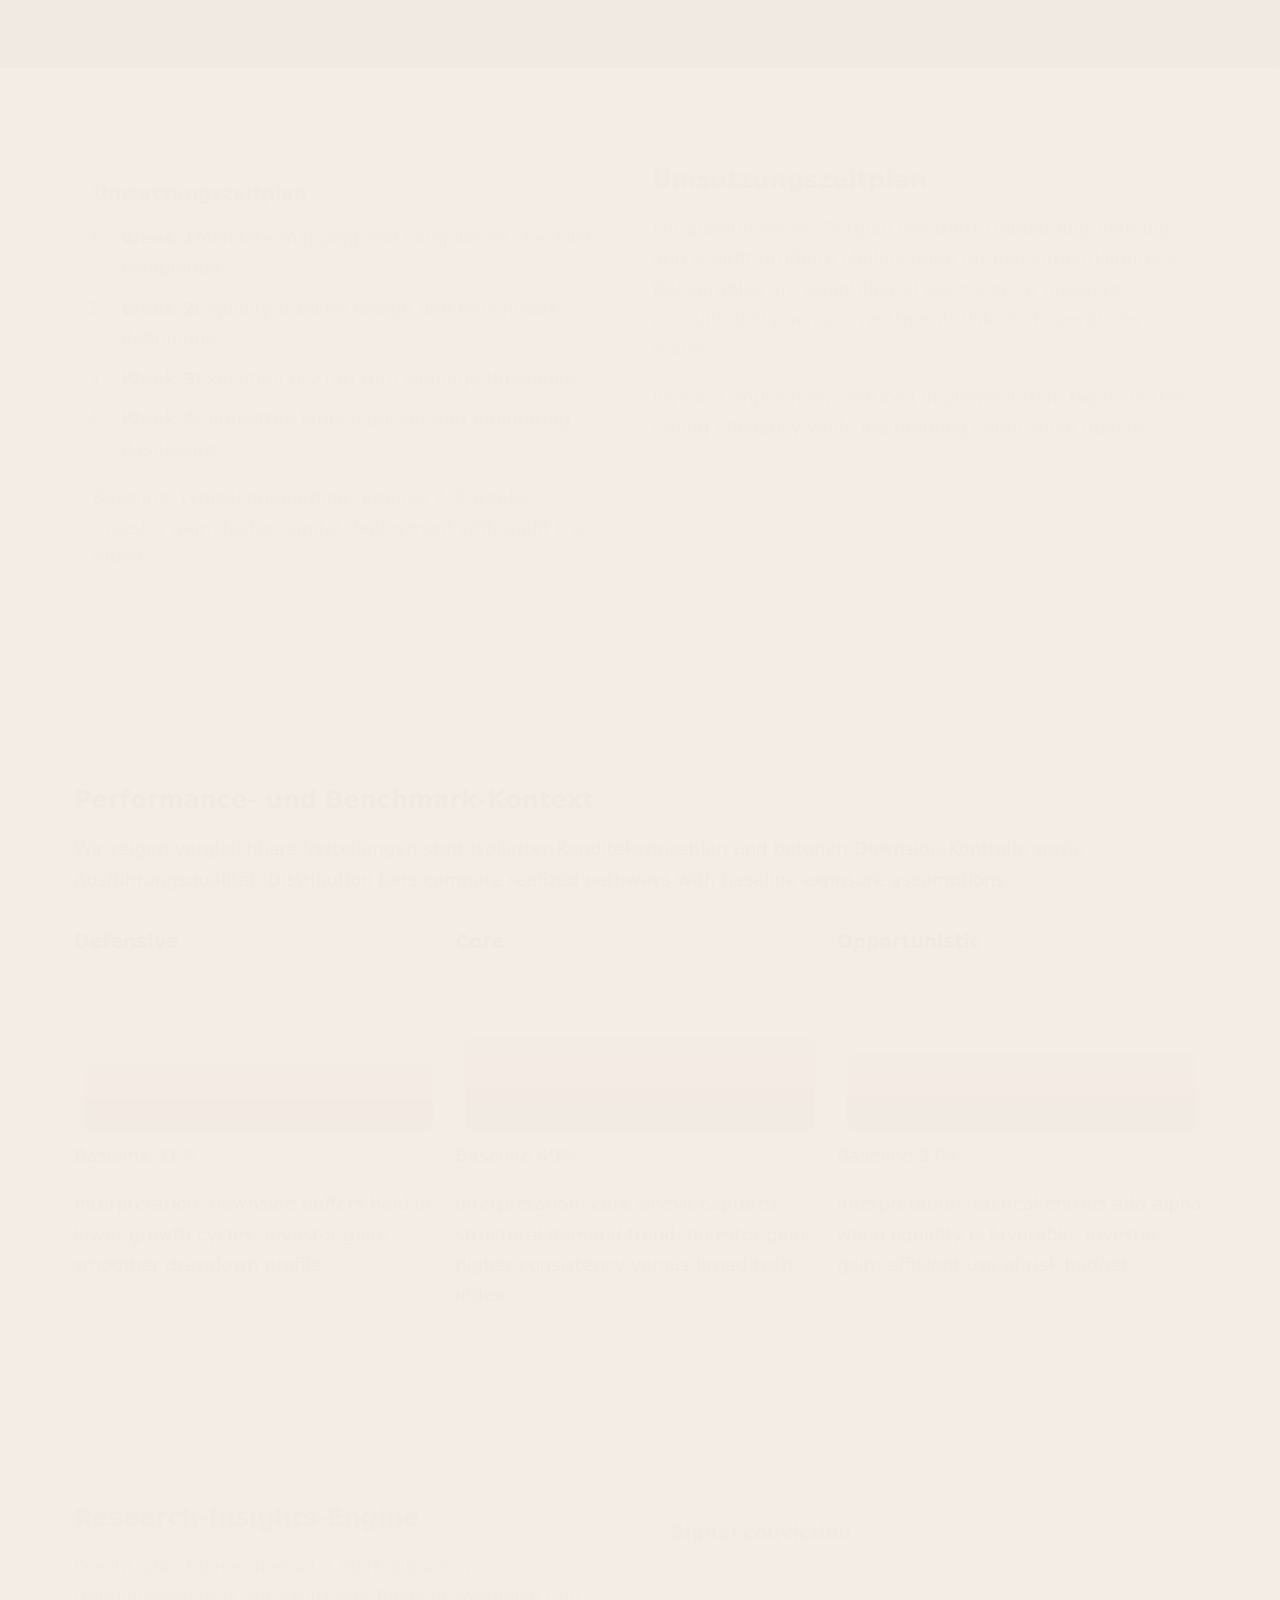
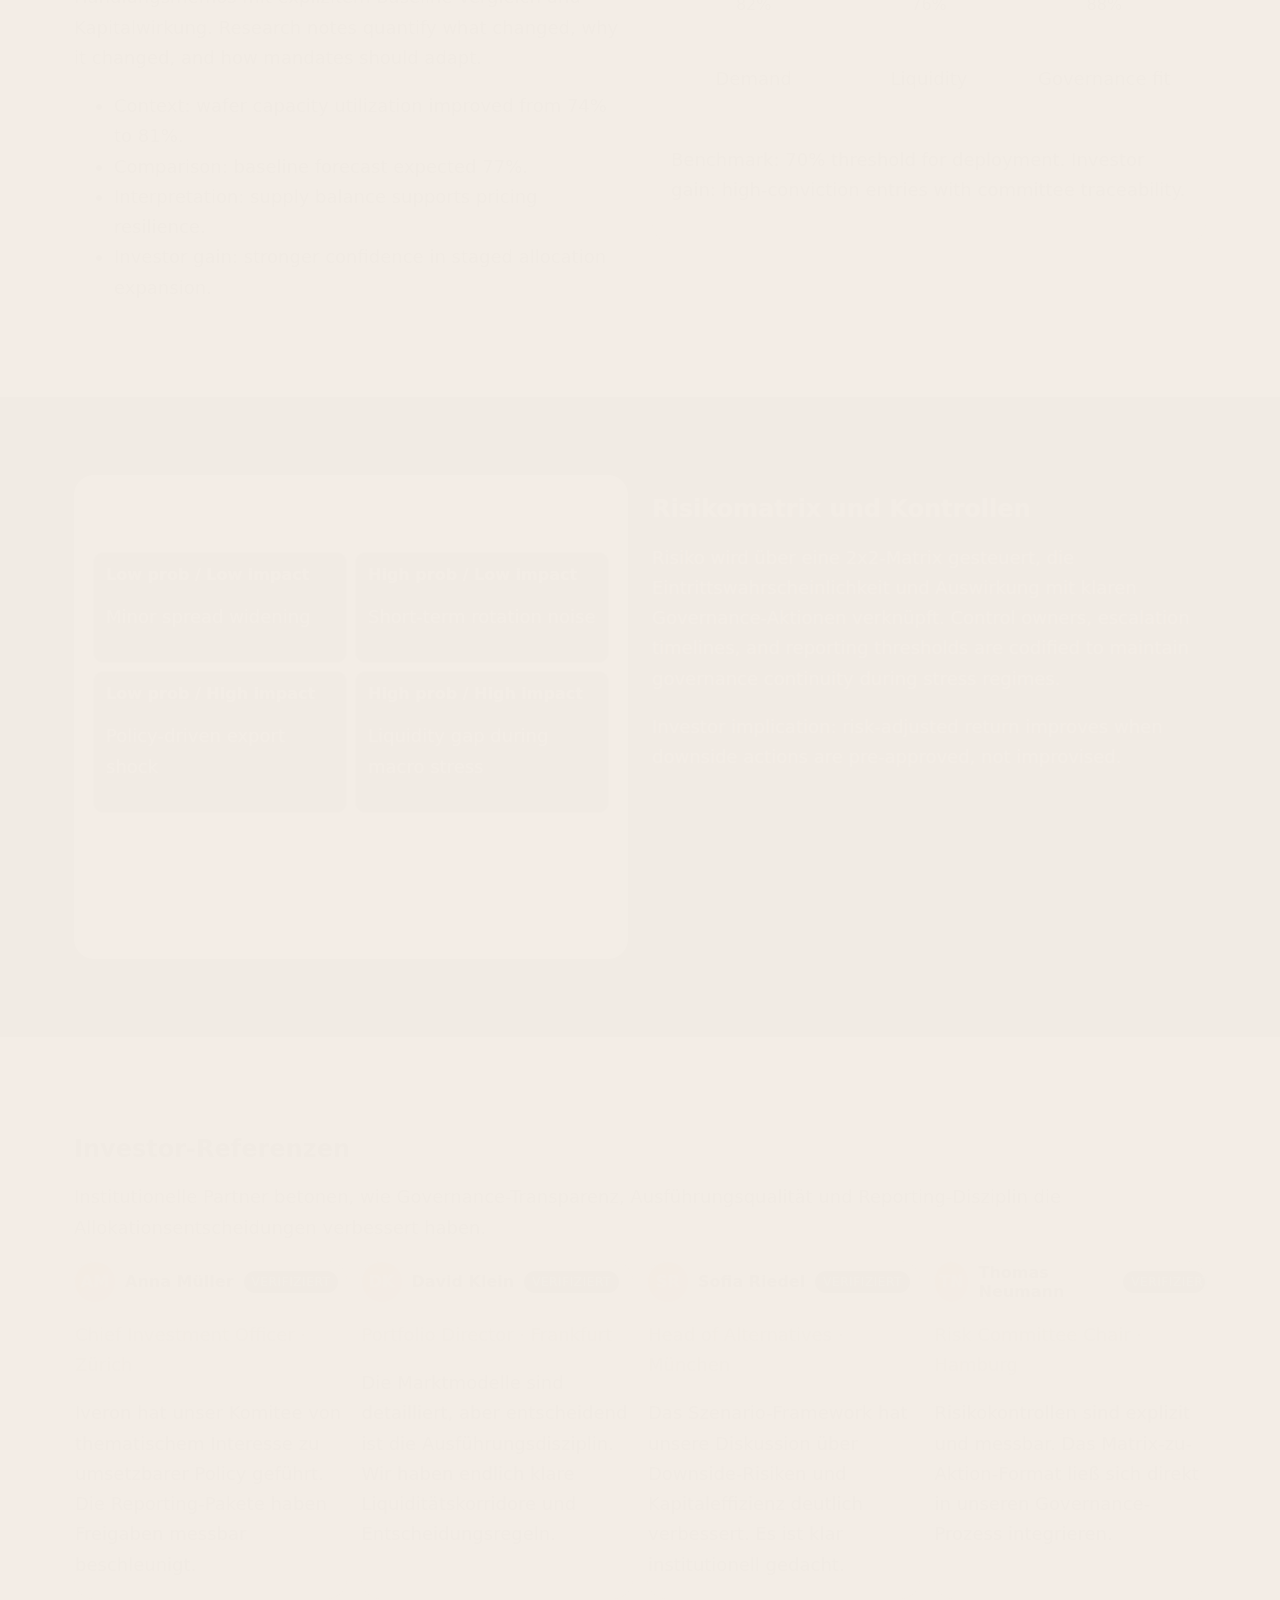
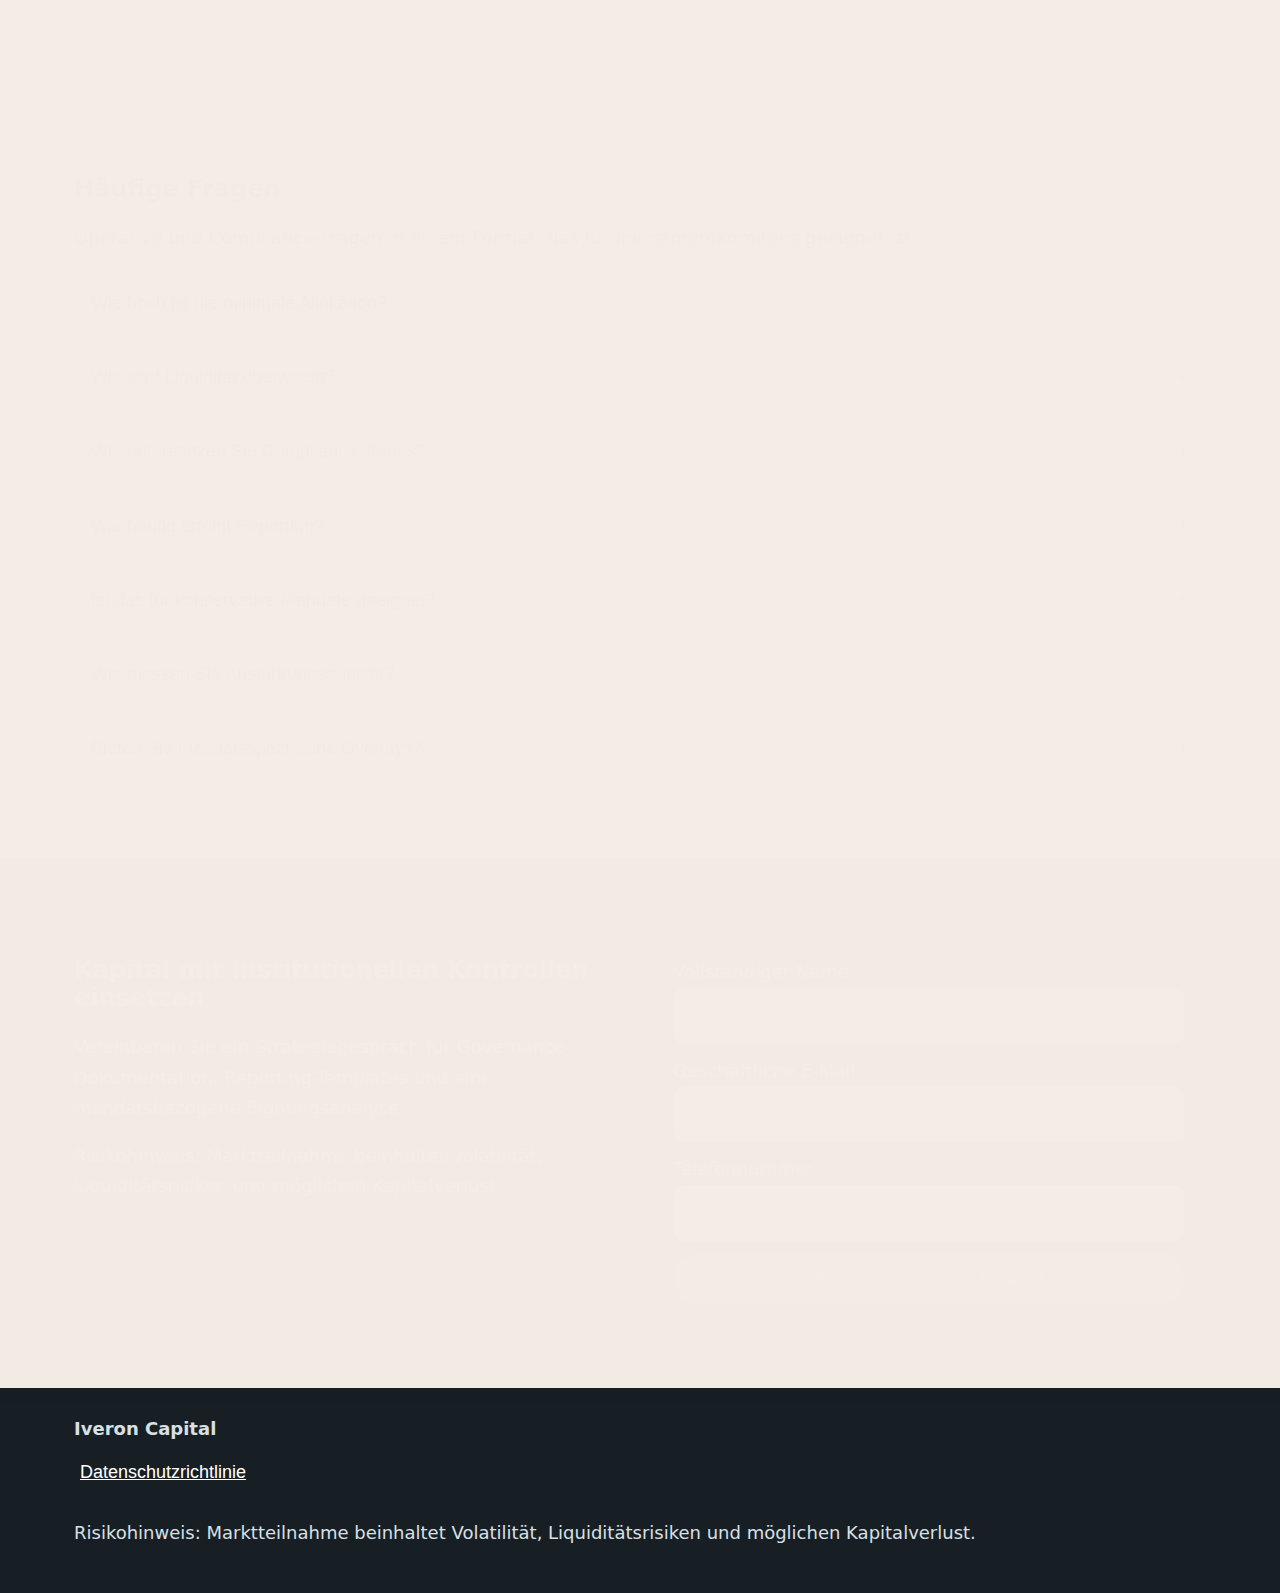
<file: de/index.html>
<!DOCTYPE html>
<html lang="de">
<head>
  <meta charset="UTF-8">
  <meta name="viewport" content="width=device-width, initial-scale=1.0">
  <title>Iveron Capital | KI-Infrastruktur- und Halbleitermärkte</title>
  <meta name="description" content="Institutionelles KI-Infrastruktur- und Halbleiter-Marktwissen, Allokationsmodelle und Investor-Onboarding von Iveron Capital.">
  <link rel="canonical" href="https://iveroncapital.com/de/index.html">
  <link rel="alternate" hreflang="en" href="https://iveroncapital.com/index.html">
<link rel="alternate" hreflang="de" href="https://iveroncapital.com/de/index.html">
<link rel="alternate" hreflang="fr" href="https://iveroncapital.com/fr/index.html">
<link rel="alternate" hreflang="es" href="https://iveroncapital.com/es/index.html">
<link rel="alternate" hreflang="it" href="https://iveroncapital.com/it/index.html">
<link rel="alternate" hreflang="tr" href="https://iveroncapital.com/tr/index.html">
<link rel="alternate" hreflang="pt" href="https://iveroncapital.com/pt/index.html">
<link rel="alternate" hreflang="ja" href="https://iveroncapital.com/jp/index.html">
<link rel="alternate" hreflang="sk" href="https://iveroncapital.com/sk/index.html">
<link rel="alternate" hreflang="en-BE" href="https://iveroncapital.com/be/index.html">
<link rel="alternate" hreflang="x-default" href="https://iveroncapital.com/index.html">
  <meta property="og:title" content="Iveron Capital | KI-Infrastruktur- und Halbleitermärkte">
  <meta property="og:description" content="Institutionelles KI-Infrastruktur- und Halbleiter-Marktwissen, Allokationsmodelle und Investor-Onboarding von Iveron Capital.">
  <meta property="og:type" content="website">
  <meta property="og:url" content="https://iveroncapital.com/de/index.html">
  <meta name="twitter:card" content="summary_large_image">
  <meta name="twitter:title" content="Iveron Capital | KI-Infrastruktur- und Halbleitermärkte">
  <meta name="twitter:description" content="Institutionelles KI-Infrastruktur- und Halbleiter-Marktwissen, Allokationsmodelle und Investor-Onboarding von Iveron Capital.">
  <link rel="stylesheet" href="../assets/style.css">
  <script defer src="../assets/app.js"></script>
</head>
<body data-lang="de">
  <header class="site-header">
    <div class="container header-inner">
      <a class="brand" href="../index.html">Iveron Capital</a>
      <nav class="desktop-nav" aria-label="Main Navigation">
        <a href="#market">Marktthese</a><a href="#model">Allokationsmodell</a><a href="#governance">Governance</a><a href="#insights">Insights</a><a href="#risk">Risiko</a><a href="#faq">FAQ</a>
      </nav>
      <div class="header-actions">
        <div class="lang-wrap" data-dropdown>
          <button class="lang-active" aria-haspopup="true" aria-expanded="false">Deutsch</button>
          <div class="lang-menu" role="menu"><a href="../index.html"><svg viewBox="0 0 24 16" aria-hidden="true"><rect width="24" height="16" fill="#012169"/><path d="M0 0l24 16M24 0L0 16" stroke="#fff" stroke-width="3"/><path d="M0 0l24 16M24 0L0 16" stroke="#C8102E" stroke-width="1.5"/><path d="M12 0v16M0 8h24" stroke="#fff" stroke-width="5"/><path d="M12 0v16M0 8h24" stroke="#C8102E" stroke-width="3"/></svg><span>English</span></a><a href="../de/index.html"><svg viewBox="0 0 24 16"><rect width="24" height="16" fill="#000"/><rect y="5.33" width="24" height="5.33" fill="#DD0000"/><rect y="10.66" width="24" height="5.34" fill="#FFCE00"/></svg><span>Deutsch</span></a><a href="../fr/index.html"><svg viewBox="0 0 24 16"><rect width="8" height="16" fill="#0055A4"/><rect x="8" width="8" height="16" fill="#fff"/><rect x="16" width="8" height="16" fill="#EF4135"/></svg><span>Français</span></a><a href="../es/index.html"><svg viewBox="0 0 24 16"><rect width="24" height="16" fill="#AA151B"/><rect y="4" width="24" height="8" fill="#F1BF00"/></svg><span>Español</span></a><a href="../it/index.html"><svg viewBox="0 0 24 16"><rect width="8" height="16" fill="#009246"/><rect x="8" width="8" height="16" fill="#fff"/><rect x="16" width="8" height="16" fill="#CE2B37"/></svg><span>Italiano</span></a><a href="../tr/index.html"><svg viewBox="0 0 24 16"><rect width="24" height="16" fill="#E30A17"/><circle cx="10" cy="8" r="4" fill="#fff"/><circle cx="11" cy="8" r="3.2" fill="#E30A17"/><polygon points="14.8,8 17.8,6.7 17.2,9.9 19.6,7.9 16.4,7.8" fill="#fff"/></svg><span>Türkçe</span></a><a href="../pt/index.html"><svg viewBox="0 0 24 16"><rect width="10" height="16" fill="#006600"/><rect x="10" width="14" height="16" fill="#FF0000"/><circle cx="10" cy="8" r="3" fill="#FFCC00"/></svg><span>Português</span></a><a href="../jp/index.html"><svg viewBox="0 0 24 16"><rect width="24" height="16" fill="#fff"/><circle cx="12" cy="8" r="4" fill="#BC002D"/></svg><span>日本語</span></a><a href="../sk/index.html"><svg viewBox="0 0 24 16"><rect width="24" height="5.33" fill="#fff"/><rect y="5.33" width="24" height="5.33" fill="#0B4EA2"/><rect y="10.66" width="24" height="5.34" fill="#EE1C25"/></svg><span>Slovenčina</span></a><a href="../be/index.html"><svg viewBox="0 0 24 16"><rect width="8" height="16" fill="#000"/><rect x="8" width="8" height="16" fill="#FDDA24"/><rect x="16" width="8" height="16" fill="#EF3340"/></svg><span>Belgium</span></a></div>
        </div>
        <a href="#final-cta" class="btn">Investor-Briefing anfordern</a>
        <button class="burger" aria-label="Open menu" aria-expanded="false" aria-controls="mobile-drawer"><span></span><span></span><span></span></button>
      </div>
    </div>
  </header>
  <aside class="drawer" id="mobile-drawer" aria-hidden="true">
    <div class="drawer-panel" role="dialog" aria-modal="true">
      <button class="drawer-close" aria-label="Close menu">✕</button>
      <nav class="drawer-nav"><a href="#market">Marktthese</a><a href="#model">Allokationsmodell</a><a href="#governance">Governance</a><a href="#insights">Insights</a><a href="#risk">Risiko</a><a href="#faq">FAQ</a></nav>
      <div class="drawer-lang"><a href="../index.html">English</a><a href="../de/index.html">Deutsch</a><a href="../fr/index.html">Français</a><a href="../es/index.html">Español</a><a href="../it/index.html">Italiano</a><a href="../tr/index.html">Türkçe</a><a href="../pt/index.html">Português</a><a href="../jp/index.html">日本語</a><a href="../sk/index.html">Slovenčina</a><a href="../be/index.html">Belgium</a></div>
      <a href="#final-cta" class="btn">Investor-Briefing anfordern</a>
    </div>
  </aside>

  <main>
    <section class="hero section-dark">
      <div class="container hero-grid">
        <div>
          <p class="eyebrow">Iveron Capital</p>
          <h1>Plattform für Allokation in KI-Infrastruktur- und Halbleitermärkte</h1>
          <p class="lead">KI-Infrastruktur- und Halbleitermärkte — Iveron Capital überführt KI-Infrastruktur- und Halbleitermärkte in einen disziplinierten Allokationsrahmen für institutionelle Investoren. Wir verbinden Ausführungs-Governance, Liquiditäts-Mapping und transparentes Reporting für risikoadjustierte Rendite im Mandatskontext.</p>
          <article class="target-card glass">
            <h2>Zielkorridor</h2>
            <p>Der Referenzrahmen kombiniert 8%–15% monatlichen Korridor mit 80%–200% annualisierter Bandbreite für Szenarioplanung, niemals als Garantie.</p>
            <div class="target-range"><span>8%–15% monatlich</span><span>80%–200% annuale Referenz</span></div>
          </article>
        </div>
        <div>
          <form class="lead-form" aria-label="Lead form">
            <label>Vollständiger Name<input type="text" required></label>
            <label>Geschäftliche E-Mail<input type="email" required></label>
            <label>Telefonnummer<input type="tel" required></label>
            <button type="submit" class="btn">Institutionellen Zugang anfragen</button>
          </form>
          <article class="calculator" aria-label="Projection calculator">
            <h2>Projektionsrechner</h2>
            <div class="amount-segment" role="tablist" aria-label="Amount selector">
              <button data-amount="10000">$10,000</button>
              <button data-amount="50000" class="active">$50,000</button>
              <button data-amount="150000">$150,000</button>
            </div>
            <div class="slider-row"><span>3–24 Monate</span><input type="range" min="3" max="24" value="12" class="month-slider"><span class="months-pill">12 months</span></div>
            <div class="result-grid">
              <div class="result-card"><p>Niedriges Szenario</p><strong data-low>$0</strong><small>Illustrative Projektion</small></div>
              <div class="result-card"><p>Basis-Szenario</p><strong data-base>$0</strong><small>Illustrative Projektion</small></div>
              <div class="result-card"><p>Hohes Szenario</p><strong data-high>$0</strong><small>Illustrative Projektion</small></div>
            </div>
          </article>
        </div>
      </div>
    </section>

    <section class="kpi-strip section-light" id="governance"><div class="container"><h2>Institutioneller Operativ-Überblick</h2><p>Ein strukturierter KPI-Streifen verbindet Marktchance mit Umsetzungsdisziplin, damit Gremien Kapitaleffizienz vor der Allokation bewerten können.</p><div class="kpi-grid"><article><h3>Addressable flow</h3><p class="big">$2.4T</p><small>Benchmark: $1.9T baseline</small><p>What it means: capacity is broad enough to stage allocations without concentration stress. Investor gain: better mandate scalability.</p></article><article><h3>Liquidity coverage</h3><p class="big">78%</p><small>Benchmark: 61% sector median</small><p>What it means: execution corridors remain open during volatility windows. Investor gain: lower forced-rebalancing risk.</p></article><article><h3>Governance readiness</h3><p class="big">96/100</p><small>Benchmark: 82 peer score</small><p>What it means: controls and reporting align early with committee standards. Investor gain: faster approval cycles.</p></article></div></div></section>

    <section class="section split" id="market"><div class="container split-grid"><div><h2>Warum dieser Markt jetzt relevant ist</h2><p>Die Nachfrage nach Compute, Memory und Advanced Packaging wächst schneller als klassische Angebotsplanung. KI-Rollouts verschieben Halbleiterzyklen von konsumgetriebener zu infrastrukturgetriebener Nachfrage. Cross-border capacity programs and cloud procurement cycles are reshaping allocation timing. Investors with clear governance can secure better entry points and maintain liquidity optionality.</p><p>Investor implication: mandate fit improves when exposure is treated as infrastructure allocation instead of thematic speculation.</p></div><div class="viz allocation"><h3>Allocation composition</h3><div class="stack"><span style="--w:36%">AI Compute 36%</span><span style="--w:28%">Memory 28%</span><span style="--w:22%">Packaging 22%</span><span style="--w:14%">Design Tools 14%</span></div><p>Baseline: market-weighted mix is more concentrated in compute. Investor gain: diversified semiconductor beta with better capital efficiency.</p></div></div></section>

    <section class="section section-dark" id="model"><div class="container"><h2>Architektur des Allokationsmodells</h2><p>Unser Modell verbindet Liquiditätstranchen, Governance-Checkpoints und Ausführungsrouting zu einem mandatsfähigen Workflow. The architecture enforces decision rights, liquidity triggers, and reporting cadence in one process diagram to avoid ad-hoc execution.</p><div class="process-diagram"><article><h3>Mandate intake</h3><p>Inputs: limits, liquidity bands, compliance overlays.</p><small>Output: approved policy map.</small></article><article><h3>Signal scoring</h3><p>Inputs: cycle, inventory, pricing momentum.</p><small>Output: conviction-ranked queue.</small></article><article><h3>Execution window</h3><p>Inputs: venue depth and spread tolerance.</p><small>Output: staged order plan.</small></article><article><h3>Reporting loop</h3><p>Inputs: attribution and risk drift.</p><small>Output: committee packet.</small></article></div><p>Investor gain: reproducible governance with transparent escalation paths.</p></div></section>

    <section class="section" id="process"><div class="container split-grid reverse"><div class="viz timeline"><h3>Umsetzungszeitplan</h3><ol><li><strong>Week 1</strong><span>Mandate mapping and compliance checklist completion.</span></li><li><strong>Week 2</strong><span>Liquidity tranche design and benchmark definitions.</span></li><li><strong>Week 3</strong><span>Execution dry run with slippage thresholds.</span></li><li><strong>Week 4</strong><span>Committee launch packet and monitoring dashboard.</span></li></ol><p>Baseline: typical onboarding requires 7–9 weeks. Investor gain: faster capital deployment with audit trail intact.</p></div><div><h2>Umsetzungszeitplan</h2><p>Ein quantifizierter Zeitplan reduziert Onboarding-Reibung und schafft prüfbare Meilensteine für Investmentkomitees. Deliverables are quantified at each step to preserve accountability across investment, risk, and operations teams.</p><p>Investor implication: reduced implementation lag increases timing efficiency while maintaining compliance quality.</p></div></div></section>

    <section class="section section-light" id="metrics"><div class="container"><h2>Performance- und Benchmark-Kontext</h2><p>Wir zeigen vergleichbare Verteilungen statt isolierter Renditekennzahlen und betonen Downside-Kontrolle sowie Ausführungsqualität. Distribution bars compare realized pathways with baseline exposure assumptions.</p><div class="dist-bars"><article><h3>Defensive</h3><div class="bar"><i style="--h:44%"></i></div><small>Baseline 31%</small><p>Interpretation: downside buffers hold in lower-growth cycles. Investor gain: smoother drawdown profile.</p></article><article><h3>Core</h3><div class="bar"><i style="--h:63%"></i></div><small>Baseline 49%</small><p>Interpretation: core sleeve captures structural demand trend. Investor gain: higher consistency versus broad tech index.</p></article><article><h3>Opportunistic</h3><div class="bar"><i style="--h:52%"></i></div><small>Baseline 37%</small><p>Interpretation: tactical entries add alpha when liquidity is favorable. Investor gain: efficient use of risk budget.</p></article></div></div></section>

    <section class="section" id="insights"><div class="container split-grid"><div><h2>Research-Insights-Engine</h2><p>Die Insights-Ebene übersetzt Marktsignale in Handlungsmemos mit explizitem Baseline-Vergleich und Kapitalwirkung. Research notes quantify what changed, why it changed, and how mandates should adapt.</p><ul><li>Context: wafer capacity utilization improved from 74% to 81%.</li><li>Comparison: baseline forecast expected 77%.</li><li>Interpretation: supply balance supports pricing resilience.</li><li>Investor gain: stronger confidence in staged allocation expansion.</li></ul></div><div class="viz ring-viz"><h3>Signal conviction</h3><div class="rings"><div><span>82%</span><small>Demand</small></div><div><span>76%</span><small>Liquidity</small></div><div><span>88%</span><small>Governance fit</small></div></div><p>Benchmark: 70% threshold for deployment. Investor gain: high-conviction entries with committee traceability.</p></div></div></section>

    <section class="section section-dark" id="risk"><div class="container split-grid reverse"><div class="viz risk-matrix"><h3>Risikomatrix und Kontrollen</h3><div class="matrix"><div><strong>Low prob / Low impact</strong><p>Minor spread widening</p></div><div><strong>High prob / Low impact</strong><p>Short-term rotation noise</p></div><div><strong>Low prob / High impact</strong><p>Policy-driven export shock</p></div><div><strong>High prob / High impact</strong><p>Liquidity gap during macro stress</p></div></div><p>Baseline: unmanaged mandates escalate reactively. Investor gain: pre-defined responses reduce decision latency.</p></div><div><h2>Risikomatrix und Kontrollen</h2><p>Risiko wird über eine 2x2-Matrix gesteuert, die Eintrittswahrscheinlichkeit und Auswirkung mit klaren Governance-Aktionen verknüpft. Control owners, escalation timelines, and reporting thresholds are codified to maintain governance continuity during stress regimes.</p><p>Investor implication: risk-adjusted return improves when downside actions are pre-approved, not improvised.</p></div></div></section>

    <section class="section" id="reviews"><div class="container"><h2>Investor-Referenzen</h2><p>Institutionelle Partner betonen, wie Governance-Transparenz, Ausführungsqualität und Reporting-Disziplin die Allokationsentscheidungen verbessert haben.</p><div class="review-grid"><article class="review-card"><div class="review-head"><span class="avatar">AM</span><div class="review-id"><strong>Anna Müller</strong><span class="verified">VERIFIZIERT</span></div></div><p class="review-role">Chief Investment Officer · Zürich</p><p>Iveron hat unser Komitee von thematischem Interesse zu umsetzbarer Policy geführt. Die Reporting-Pakete haben Freigaben messbar beschleunigt.</p></article><article class="review-card"><div class="review-head"><span class="avatar">DK</span><div class="review-id"><strong>David Klein</strong><span class="verified">VERIFIZIERT</span></div></div><p class="review-role">Portfolio Director · Frankfurt</p><p>Die Marktmodelle sind detailliert, aber entscheidend ist die Ausführungsdisziplin. Wir haben endlich klare Liquiditätskorridore und Entscheidungsregeln.</p></article><article class="review-card"><div class="review-head"><span class="avatar">SR</span><div class="review-id"><strong>Sofia Riedel</strong><span class="verified">VERIFIZIERT</span></div></div><p class="review-role">Head of Alternatives · München</p><p>Das Szenario-Framework hat unsere Diskussion über Downside-Risiken und Kapitaleffizienz deutlich verbessert. Es ist klar institutionell gedacht.</p></article><article class="review-card"><div class="review-head"><span class="avatar">TN</span><div class="review-id"><strong>Thomas Neumann</strong><span class="verified">VERIFIZIERT</span></div></div><p class="review-role">Risk Committee Chair · Hamburg</p><p>Risikokontrollen sind explizit und messbar. Das Matrix-zu-Aktion-Format ließ sich direkt in unseren Governance-Prozess integrieren.</p></article></div></div></section>

    <section class="section section-light" id="faq"><div class="container"><h2>Häufige Fragen</h2><p>Operative und Compliance-Fragen in einem Format, das für Investmentkomitees geeignet ist.</p><div class="faq-list"><article class="faq-item"><button class="faq-question" aria-expanded="false"><span>Wie hoch ist die minimale Allokation?</span><span>+</span></button><div class="faq-answer"><p>Die meisten institutionellen Mandate starten mit einer strategischen Pilotallokation. Unser Rahmen ist für Kapitalpools mit formellem Reporting und stufenweiser Umsetzung ausgelegt.</p></div></article><article class="faq-item"><button class="faq-question" aria-expanded="false"><span>Wie wird Liquidität überwacht?</span><span>+</span></button><div class="faq-answer"><p>Jede Strategieschicht wird nach Ausführungsfenster, Markttiefe und Unwind-Annahmen gemappt. Wöchentliche Dashboards zeigen Abweichungen und Governance-Trigger.</p></div></article><article class="faq-item"><button class="faq-question" aria-expanded="false"><span>Wie unterstützen Sie Compliance-Teams?</span><span>+</span></button><div class="faq-answer"><p>Wir liefern policy-fähige Dokumentation zu Investmentlogik, Kontrollen, Gegenparteien und Entscheidungsprotokollen für einen konsistenten Audit-Trail.</p></div></article><article class="faq-item"><button class="faq-question" aria-expanded="false"><span>Wie häufig erfolgt Reporting?</span><span>+</span></button><div class="faq-answer"><p>Das Kernreporting erfolgt monatlich, ergänzt durch Signal-Updates bei strukturellen Marktänderungen. Komitees erhalten Attribution, Benchmark-Kontext und Szenarien.</p></div></article><article class="faq-item"><button class="faq-question" aria-expanded="false"><span>Ist das für konservative Mandate geeignet?</span><span>+</span></button><div class="faq-answer"><p>Ja, über gestaffelte Exposures und explizite Risikobudgets. Das Pacing schützt Kapitaleffizienz bei hoher Governance-Disziplin.</p></div></article><article class="faq-item"><button class="faq-question" aria-expanded="false"><span>Wie messen Sie Ausführungsqualität?</span><span>+</span></button><div class="faq-answer"><p>Ausführungsqualität kombiniert Slippage-Analyse, Timing-Effizienz und Post-Trade-Drift. Maßstab ist nicht nur Rendite, sondern die konsistente Realisierung der Marktchance.</p></div></article><article class="faq-item"><button class="faq-question" aria-expanded="false"><span>Bieten Sie mandatsspezifische Overlays?</span><span>+</span></button><div class="faq-answer"><p>Ja. Konzentrationslimits, Jurisdiktionsvorgaben und ESG-Filter können integriert werden, ohne Reporting-Kontinuität zu verlieren.</p></div></article></div></div></section>

    <section class="section final section-dark" id="final-cta"><div class="container split-grid"><div><h2>Kapital mit institutionellen Kontrollen einsetzen</h2><p>Vereinbaren Sie ein Strategiegespräch für Governance-Dokumentation, Reporting-Templates und eine mandatsbezogene Eignungsanalyse.</p><p>Risikohinweis: Marktteilnahme beinhaltet Volatilität, Liquiditätsrisiken und möglichen Kapitalverlust.</p></div><form class="lead-form" aria-label="Final lead form"><label>Vollständiger Name<input type="text" required></label><label>Geschäftliche E-Mail<input type="email" required></label><label>Telefonnummer<input type="tel" required></label><button type="submit" class="btn">Institutionellen Zugang anfragen</button></form></div></section>
  </main>

  <footer class="site-footer"><div class="container footer-inner"><strong>Iveron Capital</strong><button class="privacy-open" type="button">Datenschutzrichtlinie</button><p>Risikohinweis: Marktteilnahme beinhaltet Volatilität, Liquiditätsrisiken und möglichen Kapitalverlust.</p></div></footer>

  <div class="modal" aria-hidden="true"><div class="modal-panel" role="dialog" aria-modal="true" aria-labelledby="privacy-title"><button class="modal-x" aria-label="Close">✕</button><h2 id="privacy-title">Datenschutzrichtlinie</h2><div class="modal-content"><section><h3>Einleitung</h3><p>Iveron Capital verarbeitet personenbezogene Daten, um institutionelle Marktbriefings und Investorenkommunikation transparent und rechtmäßig bereitzustellen.</p></section><section><h3>Datenerhebung</h3><p>Wir erfassen Kontaktdaten aus Formularen, Interaktionsmetadaten und Kommunikationspräferenzen zur Erbringung angefragter Leistungen.</p></section><section><h3>Rechtsgrundlage</h3><p>Die Verarbeitung basiert auf berechtigtem Interesse, vertraglicher Erforderlichkeit und Einwilligung, soweit regulatorisch notwendig.</p></section><section><h3>Cookies</h3><p>Wir nutzen essenzielle und analytische Cookies zur Verbesserung der Nutzbarkeit und Relevanzmessung. Einstellungen können im Browser angepasst werden.</p></section><section><h3>Speicherdauer</h3><p>Daten werden nur so lange gespeichert, wie es für Kommunikation, regulatorische Pflichten und Audit-Anforderungen erforderlich ist.</p></section><section><h3>Weitergabe an Dritte</h3><p>Dienstleister verarbeiten begrenzte Daten unter strengen Vertraulichkeits- und Sicherheitsauflagen. Ein Datenverkauf findet nicht statt.</p></section><section><h3>Sicherheit</h3><p>Wir nutzen Zugriffskontrollen, Transportverschlüsselung und operative Überwachung zur Reduzierung unbefugter Zugriffe.</p></section><section><h3>Betroffenenrechte</h3><p>Je nach Rechtsraum können Nutzer Auskunft, Berichtigung, Löschung, Portabilität oder Einschränkung der Verarbeitung verlangen.</p></section><section><h3>Internationale Übermittlungen</h3><p>Bei internationalen Übermittlungen werden geeignete Schutzmechanismen und vertragliche Garantien angewendet.</p></section><section><h3>Branchen-Risikohinweis</h3><p>Marktinformationen sind keine Ergebnisgarantie. Exponierung in Halbleiter und KI-Infrastruktur kann volatil sein und Verluste verursachen.</p></section><section><h3>Kontakt</h3><p>Für Datenschutzanfragen: privacy@iveroncapital.com mit Angabe Ihrer Jurisdiktion und bevorzugtem Antwortkanal.</p></section></div><div class="modal-footer"><button class="modal-close">Close</button></div></div></div>

  <script type="application/ld+json">{"@context":"https://schema.org","@graph":[{"@type":"Organization","name":"Iveron Capital","url":"https://iveroncapital.com"},{"@type":"WebSite","name":"Iveron Capital","url":"https://iveroncapital.com/de/index.html"},{"@type":"FAQPage","mainEntity":[{"@type": "Question", "name": "What is the minimum allocation size?", "acceptedAnswer": {"@type": "Answer", "text": "Most institutional mandates begin from a strategic pilot allocation. Our framework is optimized for capital pools that need formal reporting, staged deployment, and liquidity visibility."}},{"@type": "Question", "name": "How is liquidity monitored?", "acceptedAnswer": {"@type": "Answer", "text": "Each strategy sleeve is mapped by expected execution window, venue depth, and unwind assumptions. Weekly dashboards show liquidity drift and trigger governance alerts when thresholds move."}},{"@type": "Question", "name": "How do you support compliance teams?", "acceptedAnswer": {"@type": "Answer", "text": "We provide policy-ready documentation covering investment rationale, controls, counterparty mapping, and decision logs so internal compliance teams can review a consistent audit trail."}},{"@type": "Question", "name": "How often are reports delivered?", "acceptedAnswer": {"@type": "Answer", "text": "Core reporting is monthly, with interim signal notes when market structure changes materially. Committees receive attribution, benchmark context, and scenario updates in a standardized pack."}}]},{"@type":"Review","author":{"@type":"Person","name":"Aline Martin"},"reviewBody":"Iveron helped our committee move from thematic interest to executable policy. The reporting package made governance approvals significantly faster.","reviewRating":{"@type":"Rating","ratingValue":"5"}}]}</script>
</body></html>
</file>
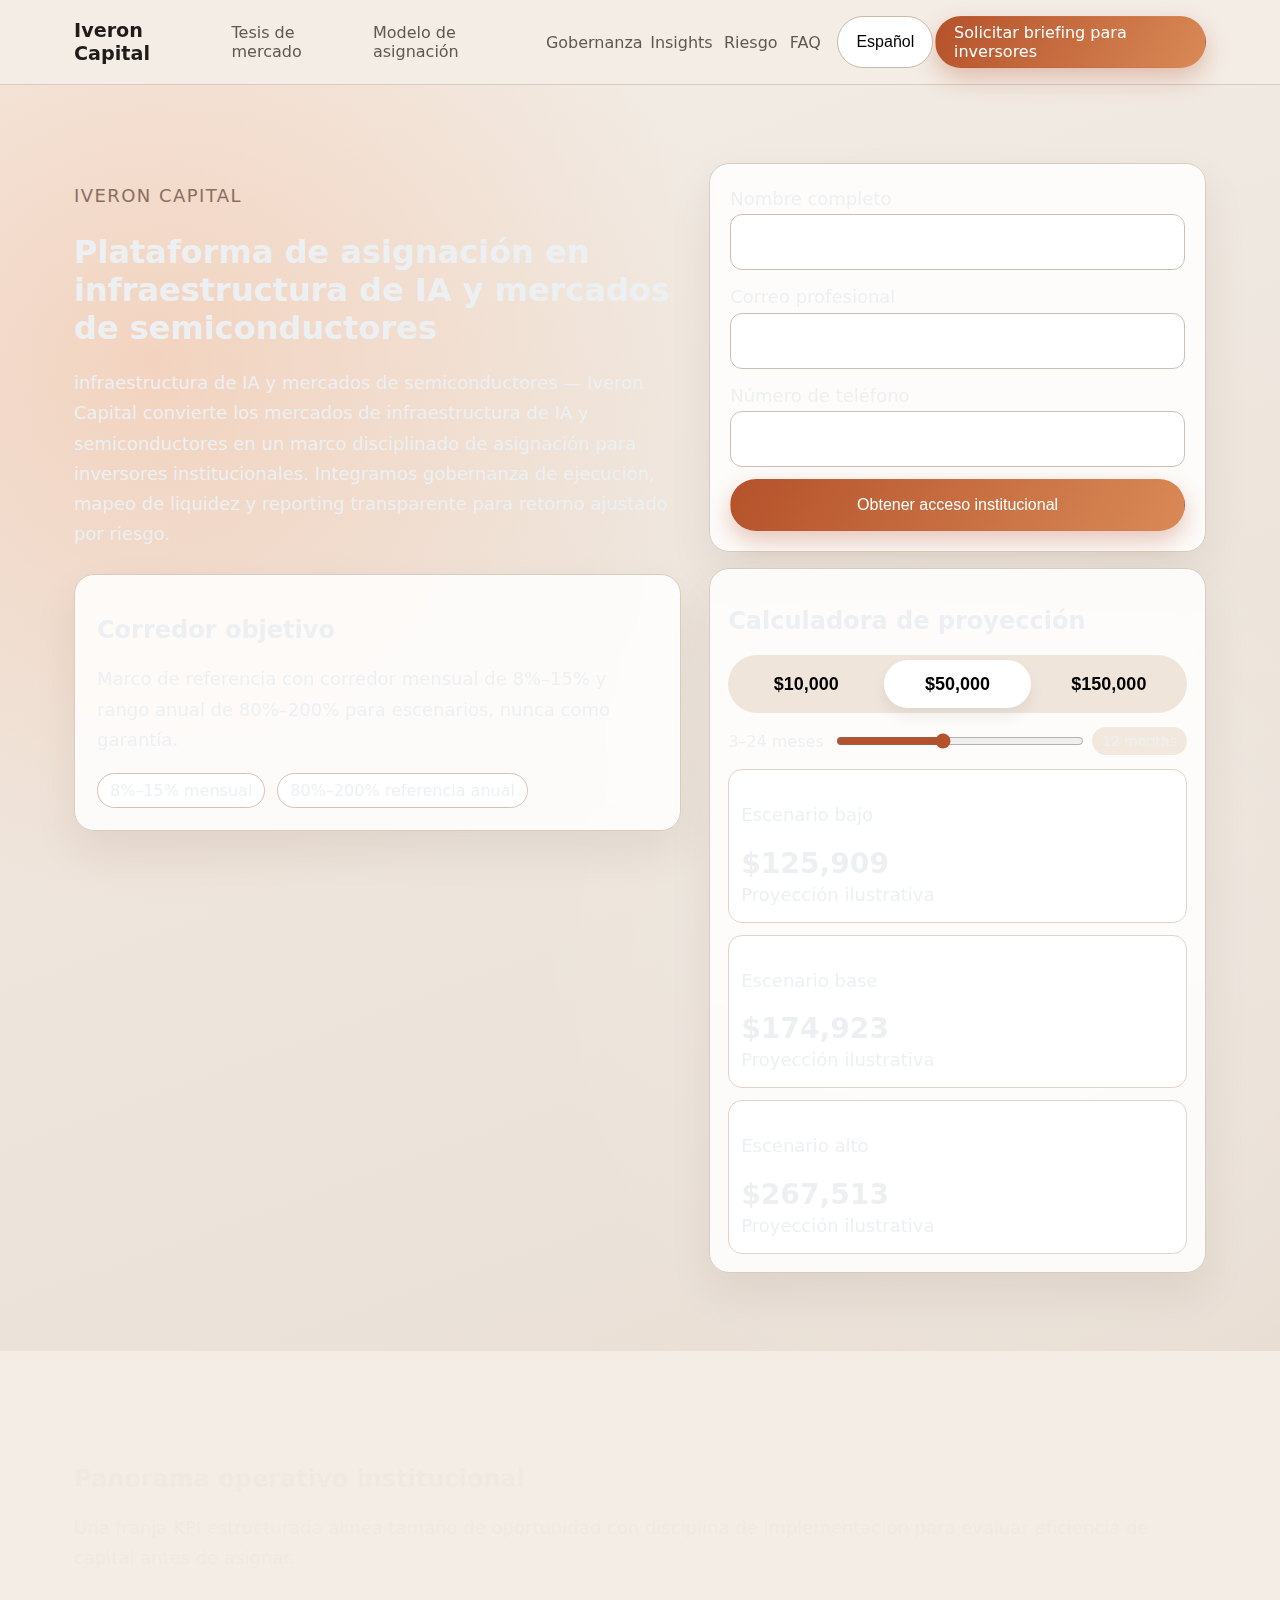
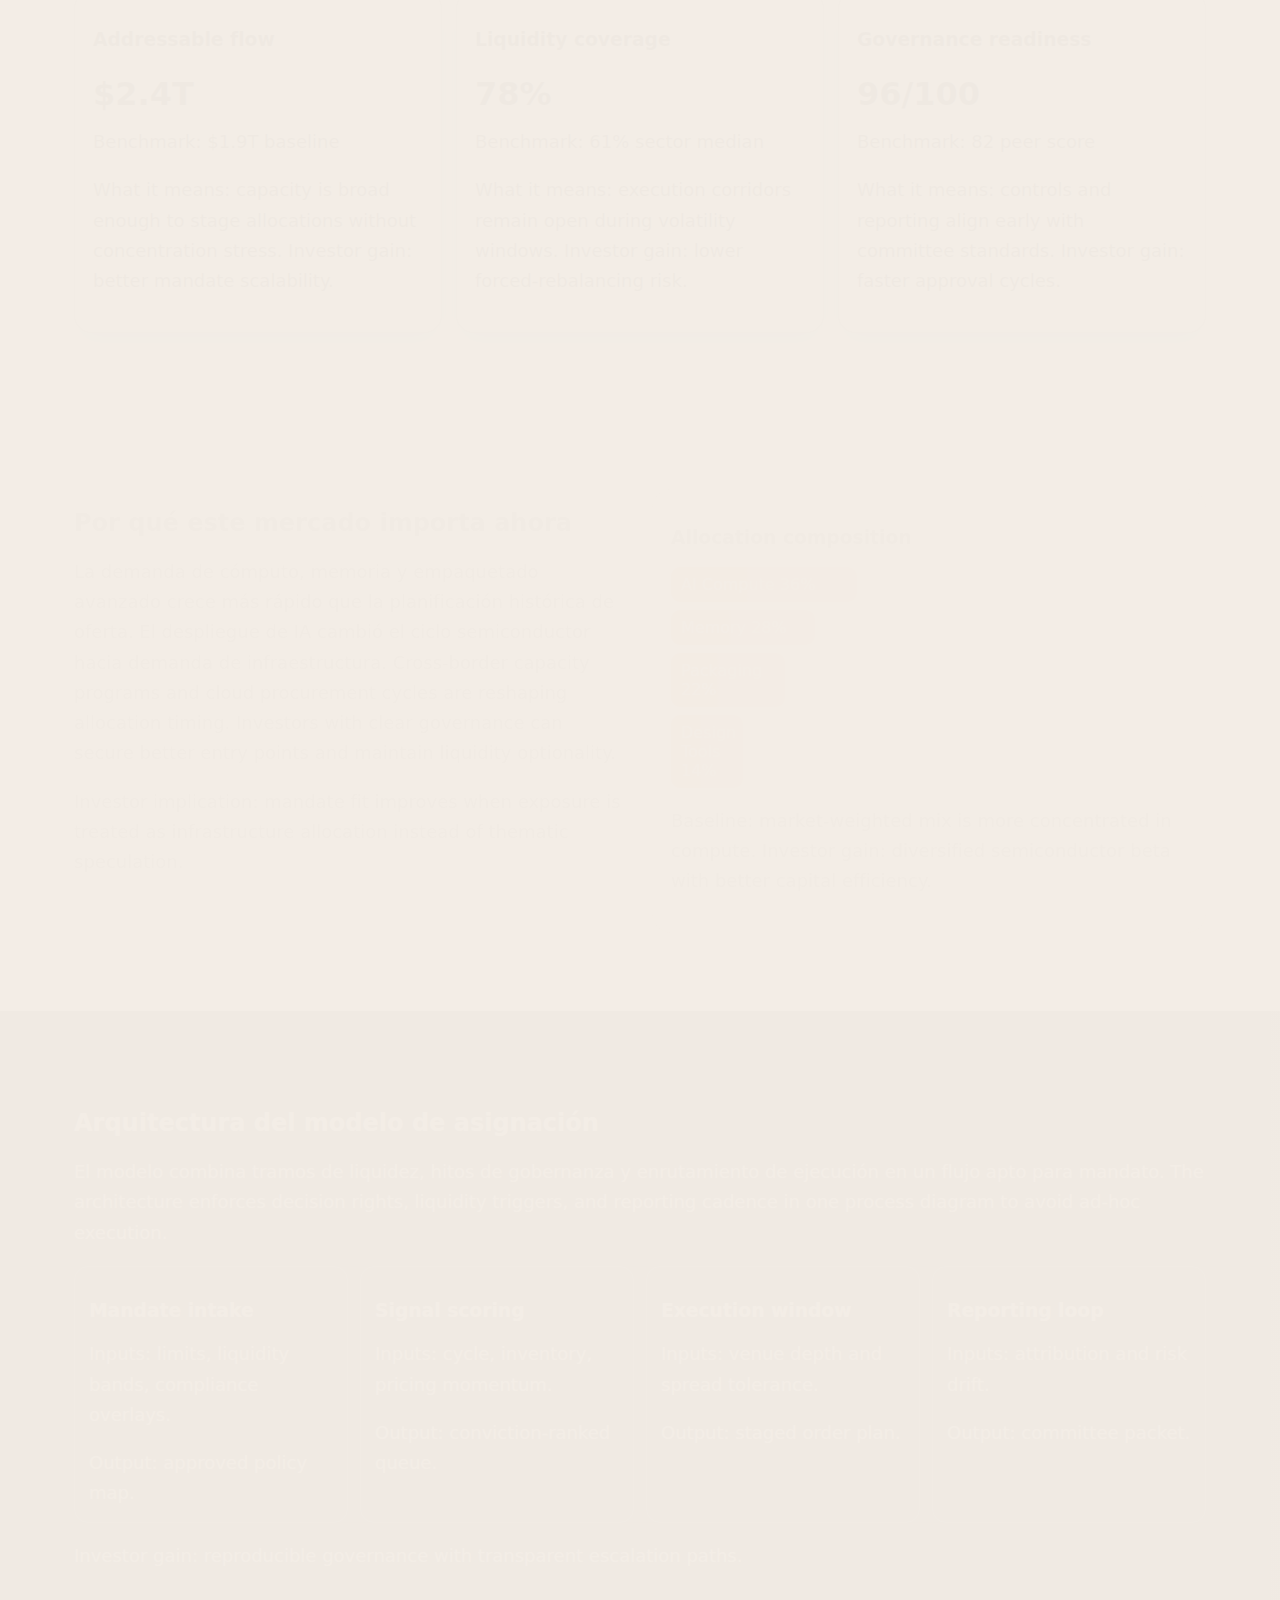
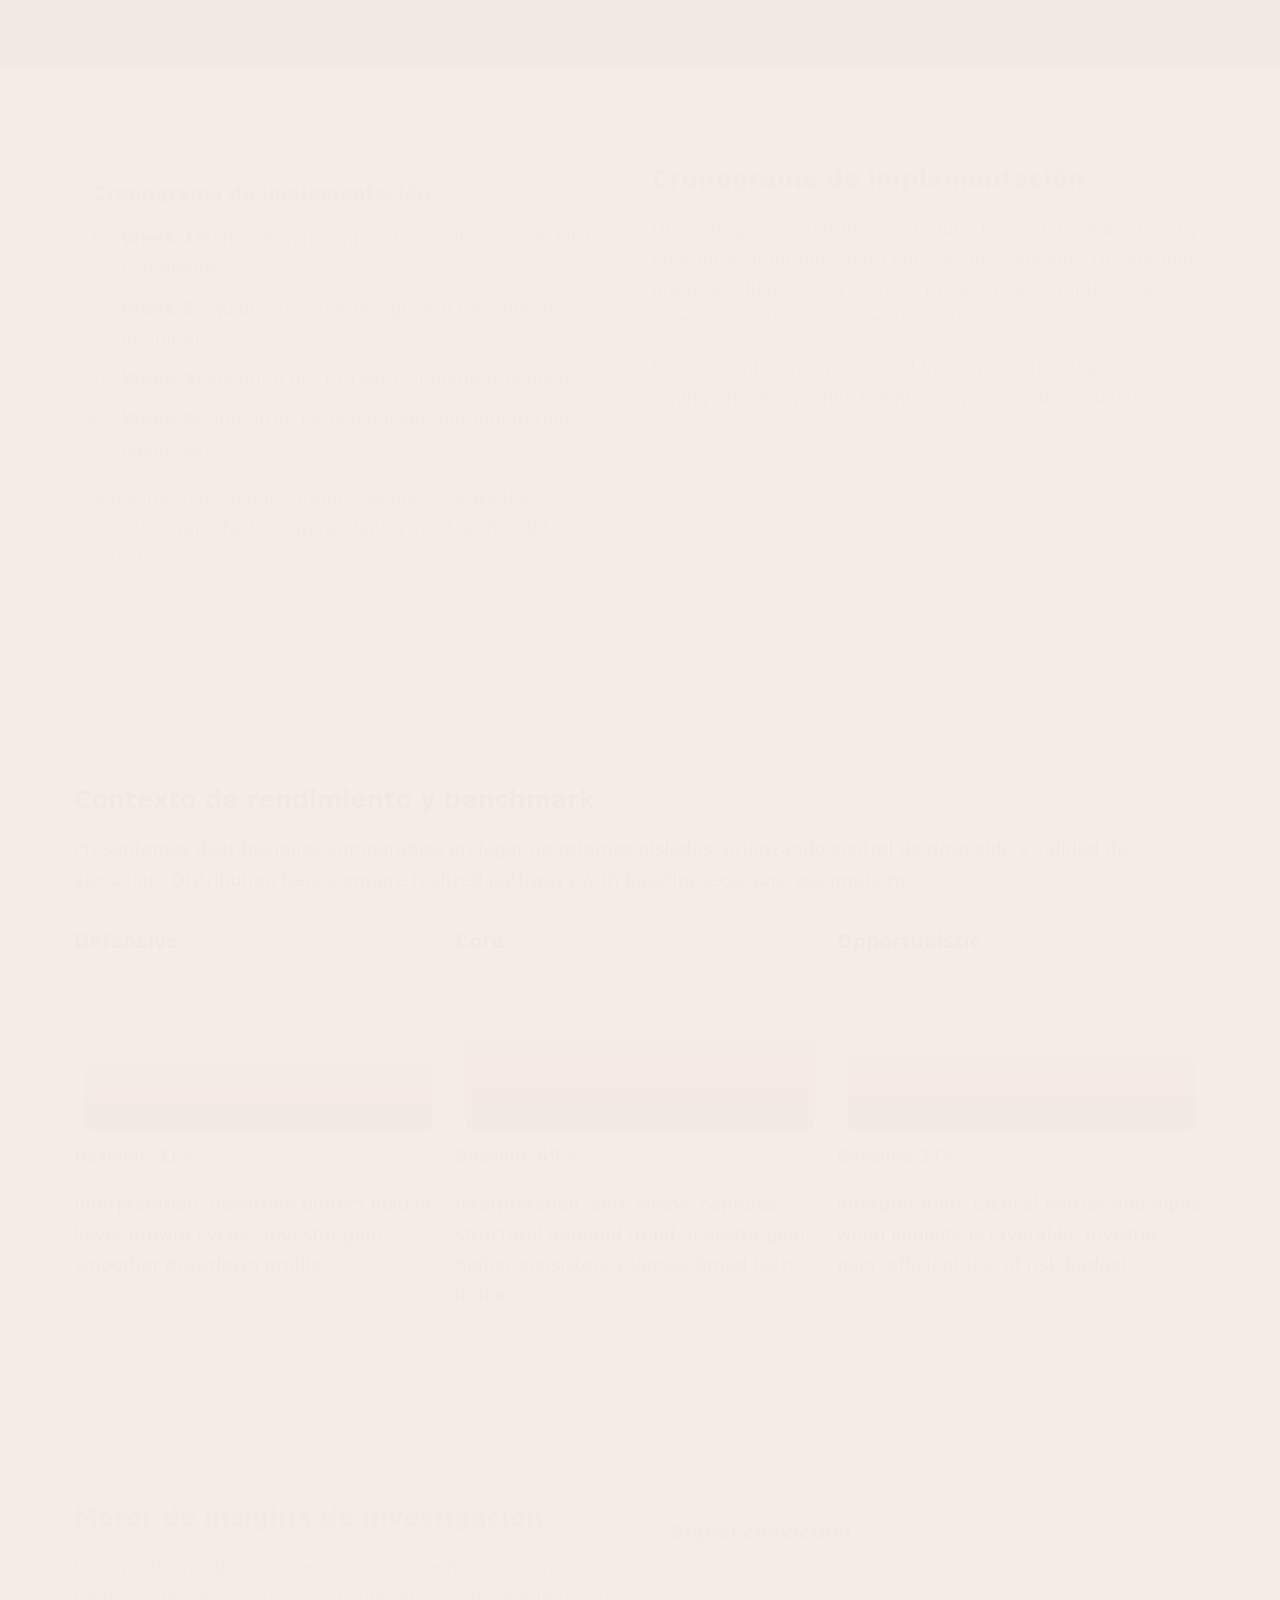
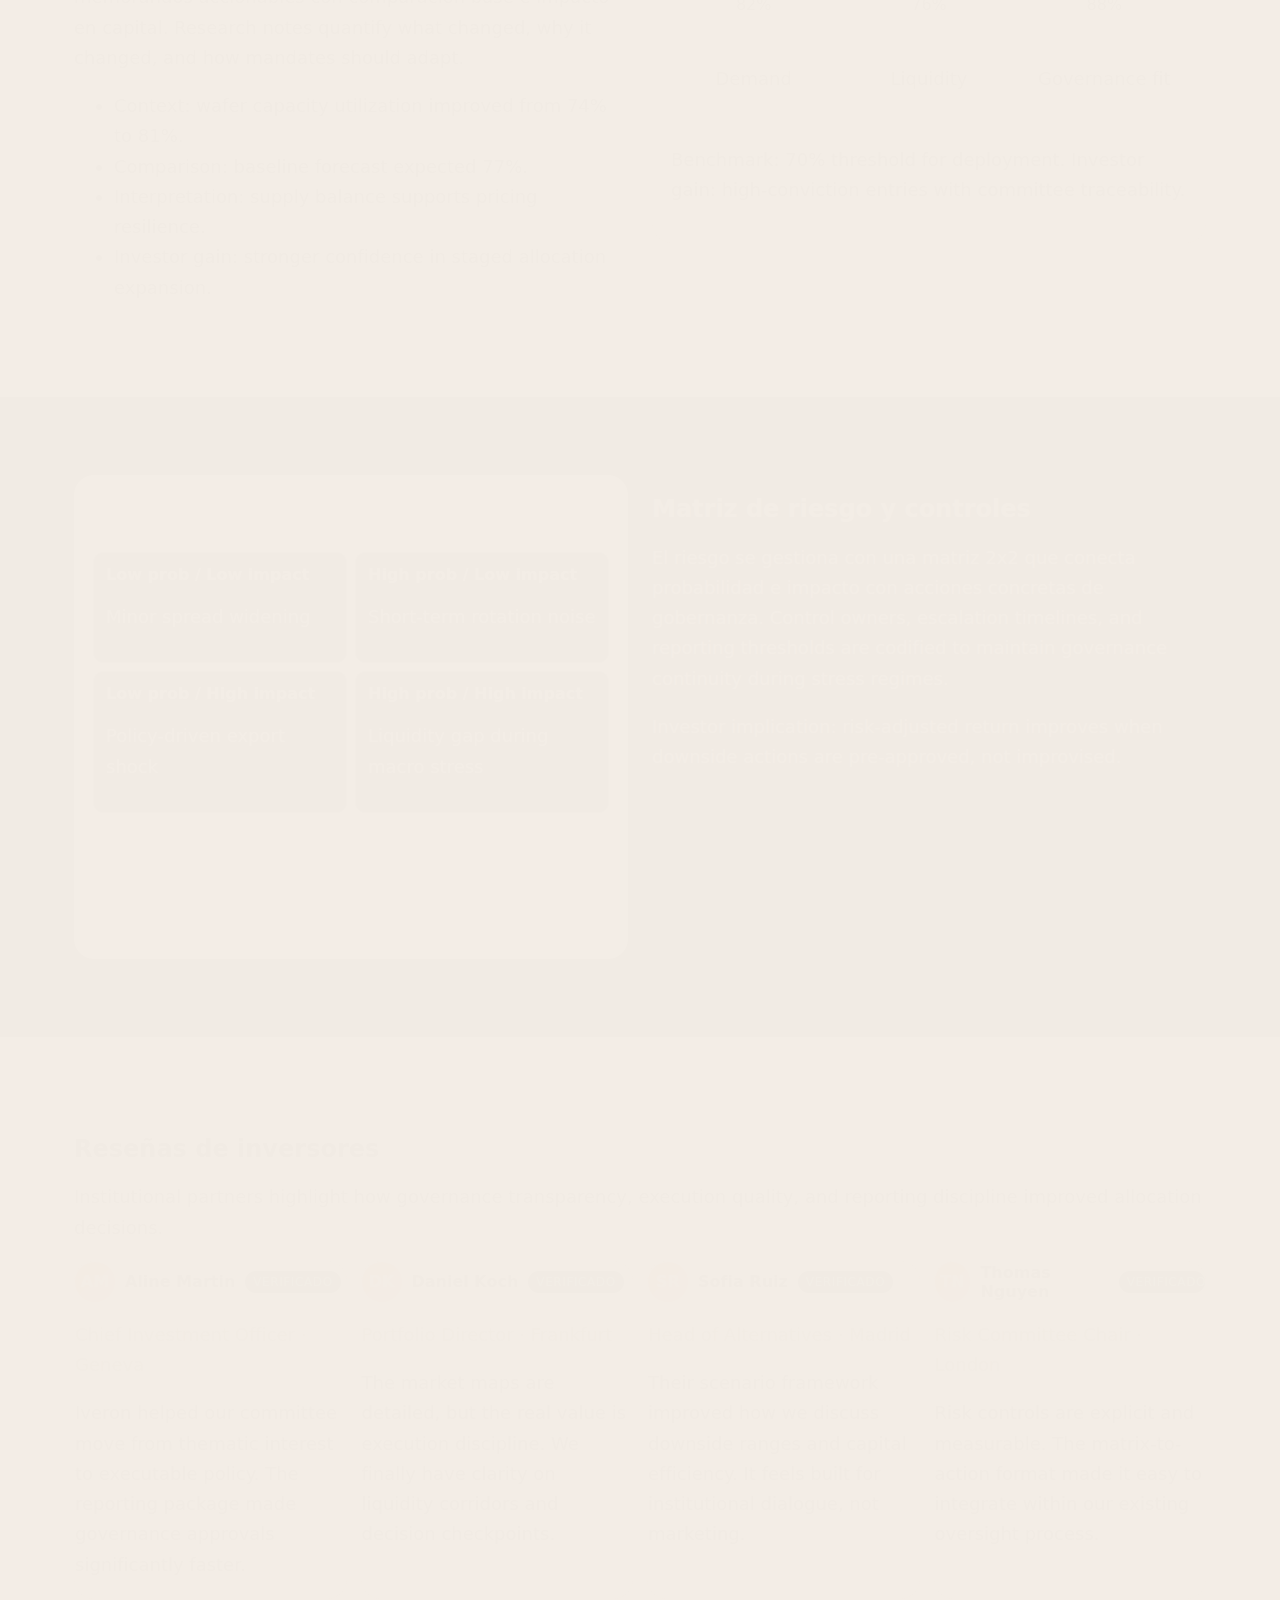
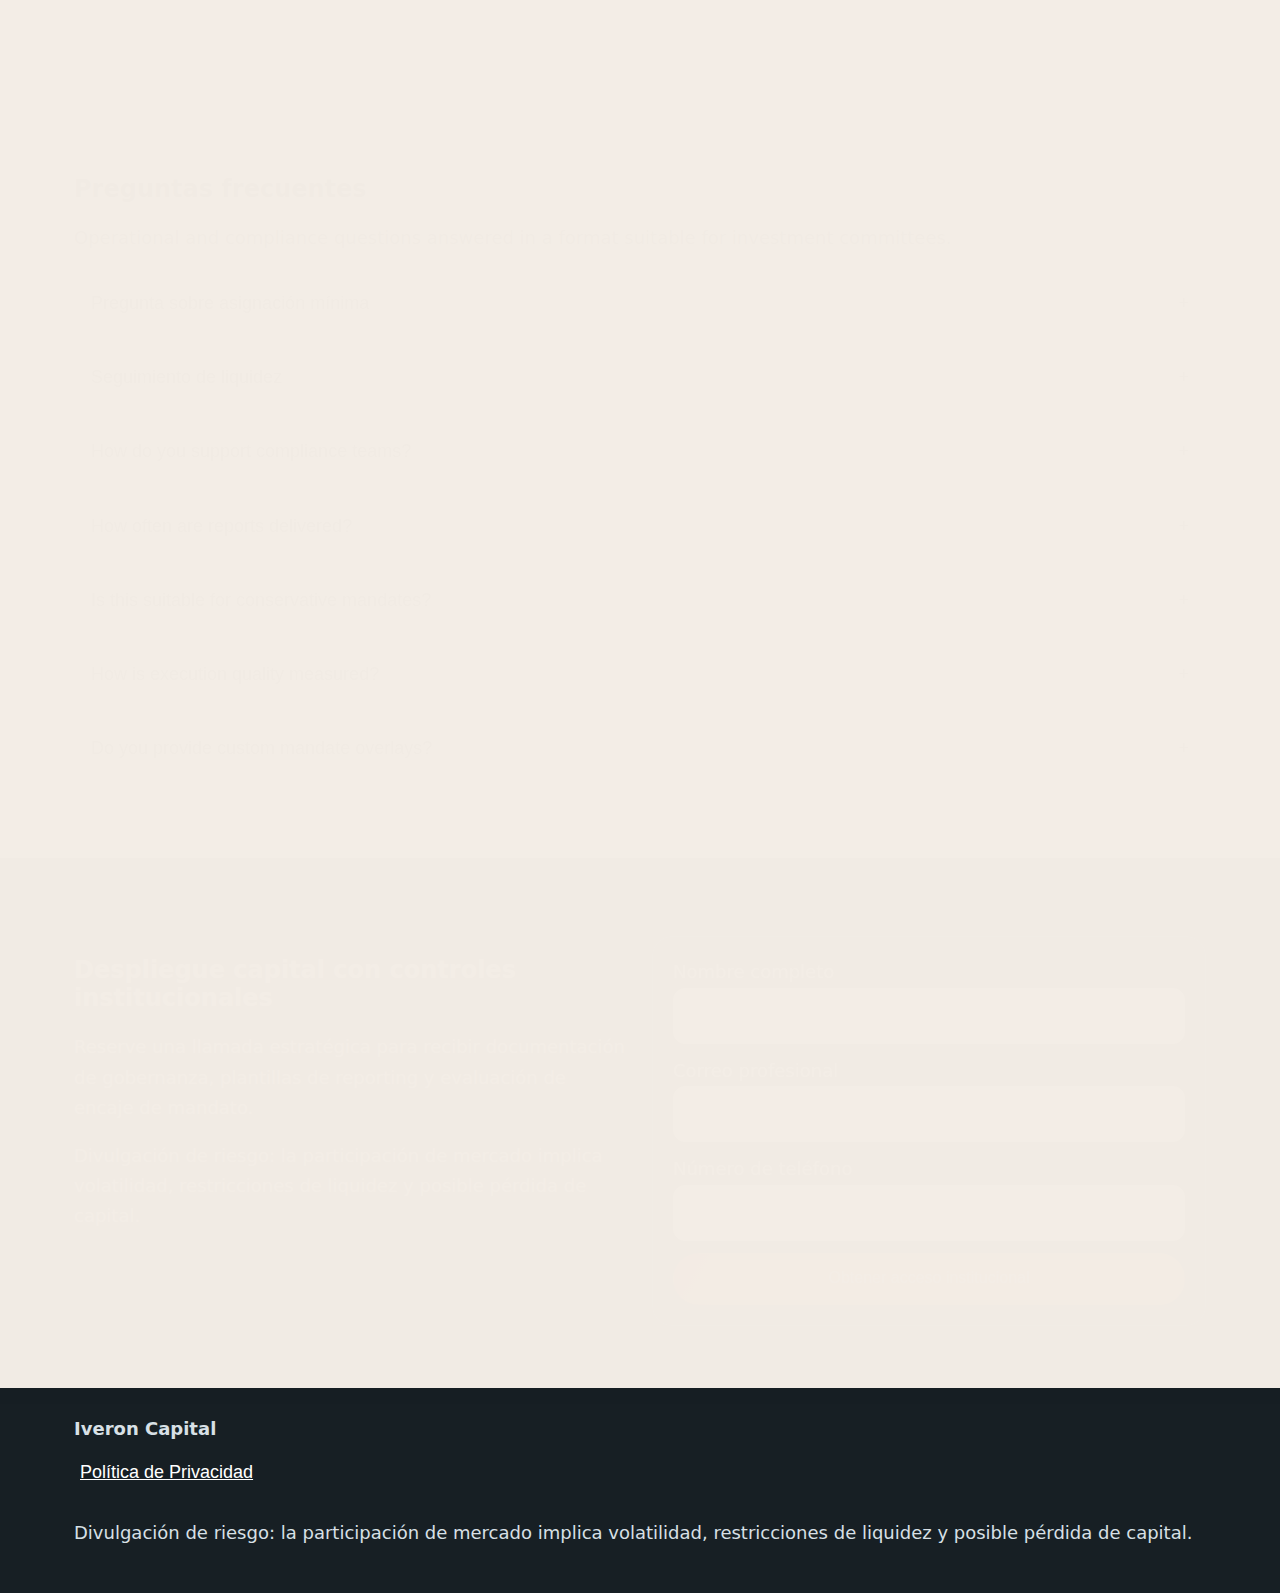
<file: es/index.html>
<!DOCTYPE html>
<html lang="es">
<head>
  <meta charset="UTF-8">
  <meta name="viewport" content="width=device-width, initial-scale=1.0">
  <title>Iveron Capital | Mercados de infraestructura de IA y semiconductores</title>
  <meta name="description" content="Plataforma institucional para mercados de IA y semiconductores, con modelos de asignación y conversión de leads.">
  <link rel="canonical" href="https://iveroncapital.com/es/index.html">
  <link rel="alternate" hreflang="en" href="https://iveroncapital.com/index.html">
<link rel="alternate" hreflang="de" href="https://iveroncapital.com/de/index.html">
<link rel="alternate" hreflang="fr" href="https://iveroncapital.com/fr/index.html">
<link rel="alternate" hreflang="es" href="https://iveroncapital.com/es/index.html">
<link rel="alternate" hreflang="it" href="https://iveroncapital.com/it/index.html">
<link rel="alternate" hreflang="tr" href="https://iveroncapital.com/tr/index.html">
<link rel="alternate" hreflang="pt" href="https://iveroncapital.com/pt/index.html">
<link rel="alternate" hreflang="ja" href="https://iveroncapital.com/jp/index.html">
<link rel="alternate" hreflang="sk" href="https://iveroncapital.com/sk/index.html">
<link rel="alternate" hreflang="en-BE" href="https://iveroncapital.com/be/index.html">
<link rel="alternate" hreflang="x-default" href="https://iveroncapital.com/index.html">
  <meta property="og:title" content="Iveron Capital | Mercados de infraestructura de IA y semiconductores">
  <meta property="og:description" content="Plataforma institucional para mercados de IA y semiconductores, con modelos de asignación y conversión de leads.">
  <meta property="og:type" content="website">
  <meta property="og:url" content="https://iveroncapital.com/es/index.html">
  <meta name="twitter:card" content="summary_large_image">
  <meta name="twitter:title" content="Iveron Capital | Mercados de infraestructura de IA y semiconductores">
  <meta name="twitter:description" content="Plataforma institucional para mercados de IA y semiconductores, con modelos de asignación y conversión de leads.">
  <link rel="stylesheet" href="../assets/style.css">
  <script defer src="../assets/app.js"></script>
</head>
<body data-lang="es">
  <header class="site-header">
    <div class="container header-inner">
      <a class="brand" href="../index.html">Iveron Capital</a>
      <nav class="desktop-nav" aria-label="Main Navigation">
        <a href="#market">Tesis de mercado</a><a href="#model">Modelo de asignación</a><a href="#governance">Gobernanza</a><a href="#insights">Insights</a><a href="#risk">Riesgo</a><a href="#faq">FAQ</a>
      </nav>
      <div class="header-actions">
        <div class="lang-wrap" data-dropdown>
          <button class="lang-active" aria-haspopup="true" aria-expanded="false">Español</button>
          <div class="lang-menu" role="menu"><a href="../index.html"><svg viewBox="0 0 24 16" aria-hidden="true"><rect width="24" height="16" fill="#012169"/><path d="M0 0l24 16M24 0L0 16" stroke="#fff" stroke-width="3"/><path d="M0 0l24 16M24 0L0 16" stroke="#C8102E" stroke-width="1.5"/><path d="M12 0v16M0 8h24" stroke="#fff" stroke-width="5"/><path d="M12 0v16M0 8h24" stroke="#C8102E" stroke-width="3"/></svg><span>English</span></a><a href="../de/index.html"><svg viewBox="0 0 24 16"><rect width="24" height="16" fill="#000"/><rect y="5.33" width="24" height="5.33" fill="#DD0000"/><rect y="10.66" width="24" height="5.34" fill="#FFCE00"/></svg><span>Deutsch</span></a><a href="../fr/index.html"><svg viewBox="0 0 24 16"><rect width="8" height="16" fill="#0055A4"/><rect x="8" width="8" height="16" fill="#fff"/><rect x="16" width="8" height="16" fill="#EF4135"/></svg><span>Français</span></a><a href="../es/index.html"><svg viewBox="0 0 24 16"><rect width="24" height="16" fill="#AA151B"/><rect y="4" width="24" height="8" fill="#F1BF00"/></svg><span>Español</span></a><a href="../it/index.html"><svg viewBox="0 0 24 16"><rect width="8" height="16" fill="#009246"/><rect x="8" width="8" height="16" fill="#fff"/><rect x="16" width="8" height="16" fill="#CE2B37"/></svg><span>Italiano</span></a><a href="../tr/index.html"><svg viewBox="0 0 24 16"><rect width="24" height="16" fill="#E30A17"/><circle cx="10" cy="8" r="4" fill="#fff"/><circle cx="11" cy="8" r="3.2" fill="#E30A17"/><polygon points="14.8,8 17.8,6.7 17.2,9.9 19.6,7.9 16.4,7.8" fill="#fff"/></svg><span>Türkçe</span></a><a href="../pt/index.html"><svg viewBox="0 0 24 16"><rect width="10" height="16" fill="#006600"/><rect x="10" width="14" height="16" fill="#FF0000"/><circle cx="10" cy="8" r="3" fill="#FFCC00"/></svg><span>Português</span></a><a href="../jp/index.html"><svg viewBox="0 0 24 16"><rect width="24" height="16" fill="#fff"/><circle cx="12" cy="8" r="4" fill="#BC002D"/></svg><span>日本語</span></a><a href="../sk/index.html"><svg viewBox="0 0 24 16"><rect width="24" height="5.33" fill="#fff"/><rect y="5.33" width="24" height="5.33" fill="#0B4EA2"/><rect y="10.66" width="24" height="5.34" fill="#EE1C25"/></svg><span>Slovenčina</span></a><a href="../be/index.html"><svg viewBox="0 0 24 16"><rect width="8" height="16" fill="#000"/><rect x="8" width="8" height="16" fill="#FDDA24"/><rect x="16" width="8" height="16" fill="#EF3340"/></svg><span>Belgium</span></a></div>
        </div>
        <a href="#final-cta" class="btn">Solicitar briefing para inversores</a>
        <button class="burger" aria-label="Open menu" aria-expanded="false" aria-controls="mobile-drawer"><span></span><span></span><span></span></button>
      </div>
    </div>
  </header>
  <aside class="drawer" id="mobile-drawer" aria-hidden="true">
    <div class="drawer-panel" role="dialog" aria-modal="true">
      <button class="drawer-close" aria-label="Close menu">✕</button>
      <nav class="drawer-nav"><a href="#market">Tesis de mercado</a><a href="#model">Modelo de asignación</a><a href="#governance">Gobernanza</a><a href="#insights">Insights</a><a href="#risk">Riesgo</a><a href="#faq">FAQ</a></nav>
      <div class="drawer-lang"><a href="../index.html">English</a><a href="../de/index.html">Deutsch</a><a href="../fr/index.html">Français</a><a href="../es/index.html">Español</a><a href="../it/index.html">Italiano</a><a href="../tr/index.html">Türkçe</a><a href="../pt/index.html">Português</a><a href="../jp/index.html">日本語</a><a href="../sk/index.html">Slovenčina</a><a href="../be/index.html">Belgium</a></div>
      <a href="#final-cta" class="btn">Solicitar briefing para inversores</a>
    </div>
  </aside>

  <main>
    <section class="hero section-dark">
      <div class="container hero-grid">
        <div>
          <p class="eyebrow">Iveron Capital</p>
          <h1>Plataforma de asignación en infraestructura de IA y mercados de semiconductores</h1>
          <p class="lead">infraestructura de IA y mercados de semiconductores — Iveron Capital convierte los mercados de infraestructura de IA y semiconductores en un marco disciplinado de asignación para inversores institucionales. Integramos gobernanza de ejecución, mapeo de liquidez y reporting transparente para retorno ajustado por riesgo.</p>
          <article class="target-card glass">
            <h2>Corredor objetivo</h2>
            <p>Marco de referencia con corredor mensual de 8%–15% y rango anual de 80%–200% para escenarios, nunca como garantía.</p>
            <div class="target-range"><span>8%–15% mensual</span><span>80%–200% referencia anual</span></div>
          </article>
        </div>
        <div>
          <form class="lead-form" aria-label="Lead form">
            <label>Nombre completo<input type="text" required></label>
            <label>Correo profesional<input type="email" required></label>
            <label>Número de teléfono<input type="tel" required></label>
            <button type="submit" class="btn">Obtener acceso institucional</button>
          </form>
          <article class="calculator" aria-label="Projection calculator">
            <h2>Calculadora de proyección</h2>
            <div class="amount-segment" role="tablist" aria-label="Amount selector">
              <button data-amount="10000">$10,000</button>
              <button data-amount="50000" class="active">$50,000</button>
              <button data-amount="150000">$150,000</button>
            </div>
            <div class="slider-row"><span>3–24 meses</span><input type="range" min="3" max="24" value="12" class="month-slider"><span class="months-pill">12 months</span></div>
            <div class="result-grid">
              <div class="result-card"><p>Escenario bajo</p><strong data-low>$0</strong><small>Proyección ilustrativa</small></div>
              <div class="result-card"><p>Escenario base</p><strong data-base>$0</strong><small>Proyección ilustrativa</small></div>
              <div class="result-card"><p>Escenario alto</p><strong data-high>$0</strong><small>Proyección ilustrativa</small></div>
            </div>
          </article>
        </div>
      </div>
    </section>

    <section class="kpi-strip section-light" id="governance"><div class="container"><h2>Panorama operativo institucional</h2><p>Una franja KPI estructurada alinea tamaño de oportunidad con disciplina de implementación para evaluar eficiencia de capital antes de asignar.</p><div class="kpi-grid"><article><h3>Addressable flow</h3><p class="big">$2.4T</p><small>Benchmark: $1.9T baseline</small><p>What it means: capacity is broad enough to stage allocations without concentration stress. Investor gain: better mandate scalability.</p></article><article><h3>Liquidity coverage</h3><p class="big">78%</p><small>Benchmark: 61% sector median</small><p>What it means: execution corridors remain open during volatility windows. Investor gain: lower forced-rebalancing risk.</p></article><article><h3>Governance readiness</h3><p class="big">96/100</p><small>Benchmark: 82 peer score</small><p>What it means: controls and reporting align early with committee standards. Investor gain: faster approval cycles.</p></article></div></div></section>

    <section class="section split" id="market"><div class="container split-grid"><div><h2>Por qué este mercado importa ahora</h2><p>La demanda de cómputo, memoria y empaquetado avanzado crece más rápido que la planificación histórica de oferta. El despliegue de IA cambió el ciclo semiconductor hacia demanda de infraestructura. Cross-border capacity programs and cloud procurement cycles are reshaping allocation timing. Investors with clear governance can secure better entry points and maintain liquidity optionality.</p><p>Investor implication: mandate fit improves when exposure is treated as infrastructure allocation instead of thematic speculation.</p></div><div class="viz allocation"><h3>Allocation composition</h3><div class="stack"><span style="--w:36%">AI Compute 36%</span><span style="--w:28%">Memory 28%</span><span style="--w:22%">Packaging 22%</span><span style="--w:14%">Design Tools 14%</span></div><p>Baseline: market-weighted mix is more concentrated in compute. Investor gain: diversified semiconductor beta with better capital efficiency.</p></div></div></section>

    <section class="section section-dark" id="model"><div class="container"><h2>Arquitectura del modelo de asignación</h2><p>El modelo combina tramos de liquidez, hitos de gobernanza y enrutamiento de ejecución en un flujo apto para mandato. The architecture enforces decision rights, liquidity triggers, and reporting cadence in one process diagram to avoid ad-hoc execution.</p><div class="process-diagram"><article><h3>Mandate intake</h3><p>Inputs: limits, liquidity bands, compliance overlays.</p><small>Output: approved policy map.</small></article><article><h3>Signal scoring</h3><p>Inputs: cycle, inventory, pricing momentum.</p><small>Output: conviction-ranked queue.</small></article><article><h3>Execution window</h3><p>Inputs: venue depth and spread tolerance.</p><small>Output: staged order plan.</small></article><article><h3>Reporting loop</h3><p>Inputs: attribution and risk drift.</p><small>Output: committee packet.</small></article></div><p>Investor gain: reproducible governance with transparent escalation paths.</p></div></section>

    <section class="section" id="process"><div class="container split-grid reverse"><div class="viz timeline"><h3>Cronograma de implementación</h3><ol><li><strong>Week 1</strong><span>Mandate mapping and compliance checklist completion.</span></li><li><strong>Week 2</strong><span>Liquidity tranche design and benchmark definitions.</span></li><li><strong>Week 3</strong><span>Execution dry run with slippage thresholds.</span></li><li><strong>Week 4</strong><span>Committee launch packet and monitoring dashboard.</span></li></ol><p>Baseline: typical onboarding requires 7–9 weeks. Investor gain: faster capital deployment with audit trail intact.</p></div><div><h2>Cronograma de implementación</h2><p>Un cronograma cuantificado reduce fricción de onboarding y crea hitos auditables para comités de inversión. Deliverables are quantified at each step to preserve accountability across investment, risk, and operations teams.</p><p>Investor implication: reduced implementation lag increases timing efficiency while maintaining compliance quality.</p></div></div></section>

    <section class="section section-light" id="metrics"><div class="container"><h2>Contexto de rendimiento y benchmark</h2><p>Presentamos distribuciones comparables en lugar de retornos aislados, priorizando control de downside y calidad de ejecución. Distribution bars compare realized pathways with baseline exposure assumptions.</p><div class="dist-bars"><article><h3>Defensive</h3><div class="bar"><i style="--h:44%"></i></div><small>Baseline 31%</small><p>Interpretation: downside buffers hold in lower-growth cycles. Investor gain: smoother drawdown profile.</p></article><article><h3>Core</h3><div class="bar"><i style="--h:63%"></i></div><small>Baseline 49%</small><p>Interpretation: core sleeve captures structural demand trend. Investor gain: higher consistency versus broad tech index.</p></article><article><h3>Opportunistic</h3><div class="bar"><i style="--h:52%"></i></div><small>Baseline 37%</small><p>Interpretation: tactical entries add alpha when liquidity is favorable. Investor gain: efficient use of risk budget.</p></article></div></div></section>

    <section class="section" id="insights"><div class="container split-grid"><div><h2>Motor de insights de investigación</h2><p>La capa de insights convierte señales de mercado en memorandos accionables con comparación base e impacto en capital. Research notes quantify what changed, why it changed, and how mandates should adapt.</p><ul><li>Context: wafer capacity utilization improved from 74% to 81%.</li><li>Comparison: baseline forecast expected 77%.</li><li>Interpretation: supply balance supports pricing resilience.</li><li>Investor gain: stronger confidence in staged allocation expansion.</li></ul></div><div class="viz ring-viz"><h3>Signal conviction</h3><div class="rings"><div><span>82%</span><small>Demand</small></div><div><span>76%</span><small>Liquidity</small></div><div><span>88%</span><small>Governance fit</small></div></div><p>Benchmark: 70% threshold for deployment. Investor gain: high-conviction entries with committee traceability.</p></div></div></section>

    <section class="section section-dark" id="risk"><div class="container split-grid reverse"><div class="viz risk-matrix"><h3>Matriz de riesgo y controles</h3><div class="matrix"><div><strong>Low prob / Low impact</strong><p>Minor spread widening</p></div><div><strong>High prob / Low impact</strong><p>Short-term rotation noise</p></div><div><strong>Low prob / High impact</strong><p>Policy-driven export shock</p></div><div><strong>High prob / High impact</strong><p>Liquidity gap during macro stress</p></div></div><p>Baseline: unmanaged mandates escalate reactively. Investor gain: pre-defined responses reduce decision latency.</p></div><div><h2>Matriz de riesgo y controles</h2><p>El riesgo se gestiona con una matriz 2x2 que conecta probabilidad e impacto con acciones concretas de gobernanza. Control owners, escalation timelines, and reporting thresholds are codified to maintain governance continuity during stress regimes.</p><p>Investor implication: risk-adjusted return improves when downside actions are pre-approved, not improvised.</p></div></div></section>

    <section class="section" id="reviews"><div class="container"><h2>Reseñas de inversores</h2><p>Institutional partners highlight how governance transparency, execution quality, and reporting discipline improved allocation decisions.</p><div class="review-grid"><article class="review-card"><div class="review-head"><span class="avatar">AM</span><div class="review-id"><strong>Aline Martin</strong><span class="verified">VERIFICADO</span></div></div><p class="review-role">Chief Investment Officer · Geneva</p><p>Iveron helped our committee move from thematic interest to executable policy. The reporting package made governance approvals significantly faster.</p></article><article class="review-card"><div class="review-head"><span class="avatar">DK</span><div class="review-id"><strong>Daniel Koch</strong><span class="verified">VERIFICADO</span></div></div><p class="review-role">Portfolio Director · Frankfurt</p><p>The market maps are detailed, but the real value is execution discipline. We finally have clarity on liquidity corridors and decision checkpoints.</p></article><article class="review-card"><div class="review-head"><span class="avatar">SR</span><div class="review-id"><strong>Sofia Ruiz</strong><span class="verified">VERIFICADO</span></div></div><p class="review-role">Head of Alternatives · Madrid</p><p>Their scenario framework improved how we discuss downside ranges and capital efficiency. It feels built for institutional dialogue, not marketing.</p></article><article class="review-card"><div class="review-head"><span class="avatar">TN</span><div class="review-id"><strong>Thomas Nguyen</strong><span class="verified">VERIFICADO</span></div></div><p class="review-role">Risk Committee Chair · London</p><p>Risk controls are explicit and measurable. The matrix-to-action format made it easy to integrate within our existing oversight process.</p></article></div></div></section>

    <section class="section section-light" id="faq"><div class="container"><h2>Preguntas frecuentes</h2><p>Operational and compliance questions answered in a format suitable for investment committees.</p><div class="faq-list"><article class="faq-item"><button class="faq-question" aria-expanded="false"><span>Pregunta sobre asignación mínima</span><span>+</span></button><div class="faq-answer"><p>Most institutional mandates begin from a strategic pilot allocation. Our framework is optimized for capital pools that need formal reporting, staged deployment, and liquidity visibility.</p></div></article><article class="faq-item"><button class="faq-question" aria-expanded="false"><span>Seguimiento de liquidez</span><span>+</span></button><div class="faq-answer"><p>Each strategy sleeve is mapped by expected execution window, venue depth, and unwind assumptions. Weekly dashboards show liquidity drift and trigger governance alerts when thresholds move.</p></div></article><article class="faq-item"><button class="faq-question" aria-expanded="false"><span>How do you support compliance teams?</span><span>+</span></button><div class="faq-answer"><p>We provide policy-ready documentation covering investment rationale, controls, counterparty mapping, and decision logs so internal compliance teams can review a consistent audit trail.</p></div></article><article class="faq-item"><button class="faq-question" aria-expanded="false"><span>How often are reports delivered?</span><span>+</span></button><div class="faq-answer"><p>Core reporting is monthly, with interim signal notes when market structure changes materially. Committees receive attribution, benchmark context, and scenario updates in a standardized pack.</p></div></article><article class="faq-item"><button class="faq-question" aria-expanded="false"><span>Is this suitable for conservative mandates?</span><span>+</span></button><div class="faq-answer"><p>Yes, through phased exposure bands and explicit risk budgets. Allocation pacing is designed to preserve capital efficiency while maintaining governance discipline.</p></div></article><article class="faq-item"><button class="faq-question" aria-expanded="false"><span>How is execution quality measured?</span><span>+</span></button><div class="faq-answer"><p>Execution quality blends slippage analysis, timing efficiency, and post-trade drift. The benchmark is not only return, but how consistently return is captured relative to market opportunity.</p></div></article><article class="faq-item"><button class="faq-question" aria-expanded="false"><span>Do you provide custom mandate overlays?</span><span>+</span></button><div class="faq-answer"><p>Yes. We can layer concentration limits, jurisdiction constraints, and ESG exclusions without breaking reporting continuity.</p></div></article></div></div></section>

    <section class="section final section-dark" id="final-cta"><div class="container split-grid"><div><h2>Despliegue capital con controles institucionales</h2><p>Reserve una llamada estratégica para recibir documentación de gobernanza, plantillas de reporting y evaluación de encaje de mandato.</p><p>Divulgación de riesgo: la participación de mercado implica volatilidad, restricciones de liquidez y posible pérdida de capital.</p></div><form class="lead-form" aria-label="Final lead form"><label>Nombre completo<input type="text" required></label><label>Correo profesional<input type="email" required></label><label>Número de teléfono<input type="tel" required></label><button type="submit" class="btn">Obtener acceso institucional</button></form></div></section>
  </main>

  <footer class="site-footer"><div class="container footer-inner"><strong>Iveron Capital</strong><button class="privacy-open" type="button">Política de Privacidad</button><p>Divulgación de riesgo: la participación de mercado implica volatilidad, restricciones de liquidez y posible pérdida de capital.</p></div></footer>

  <div class="modal" aria-hidden="true"><div class="modal-panel" role="dialog" aria-modal="true" aria-labelledby="privacy-title"><button class="modal-x" aria-label="Close">✕</button><h2 id="privacy-title">Política de Privacidad</h2><div class="modal-content"><section><h3>Introduction</h3><p>Iveron Capital processes personal data to provide institutional market briefings and investor communications in a transparent, lawful manner.</p></section><section><h3>Data collection</h3><p>We collect contact details submitted through forms, interaction metadata, and communication preferences to deliver requested services.</p></section><section><h3>Legal basis</h3><p>Processing relies on legitimate interest, contractual necessity for requested meetings, and consent where required by local regulation.</p></section><section><h3>Cookies</h3><p>We use essential and analytical cookies to improve usability and understand content relevance. Cookie choices can be adjusted in browser settings.</p></section><section><h3>Retention</h3><p>Data is retained only for the period needed to fulfill investor communication, regulatory, and audit obligations.</p></section><section><h3>Third-party sharing</h3><p>Service providers may process limited data under strict confidentiality and security obligations. We do not sell personal data.</p></section><section><h3>Security</h3><p>We apply access controls, encryption in transit, and operational monitoring to reduce unauthorized access risk.</p></section><section><h3>User rights</h3><p>Depending on jurisdiction, users may request access, correction, deletion, portability, or restriction of processing.</p></section><section><h3>International transfers</h3><p>If data is transferred internationally, appropriate safeguards and contractual protections are applied.</p></section><section><h3>Industry risk disclosure</h3><p>Market intelligence does not constitute guaranteed outcomes. Semiconductor and AI infrastructure exposure can be volatile and may lead to losses.</p></section><section><h3>Contact</h3><p>For privacy requests, contact privacy@iveroncapital.com and include your jurisdiction and preferred response channel.</p></section></div><div class="modal-footer"><button class="modal-close">Close</button></div></div></div>

  <script type="application/ld+json">{"@context":"https://schema.org","@graph":[{"@type":"Organization","name":"Iveron Capital","url":"https://iveroncapital.com"},{"@type":"WebSite","name":"Iveron Capital","url":"https://iveroncapital.com/es/index.html"},{"@type":"FAQPage","mainEntity":[{"@type": "Question", "name": "Pregunta sobre asignación mínima", "acceptedAnswer": {"@type": "Answer", "text": "Most institutional mandates begin from a strategic pilot allocation. Our framework is optimized for capital pools that need formal reporting, staged deployment, and liquidity visibility."}},{"@type": "Question", "name": "Seguimiento de liquidez", "acceptedAnswer": {"@type": "Answer", "text": "Each strategy sleeve is mapped by expected execution window, venue depth, and unwind assumptions. Weekly dashboards show liquidity drift and trigger governance alerts when thresholds move."}},{"@type": "Question", "name": "How do you support compliance teams?", "acceptedAnswer": {"@type": "Answer", "text": "We provide policy-ready documentation covering investment rationale, controls, counterparty mapping, and decision logs so internal compliance teams can review a consistent audit trail."}},{"@type": "Question", "name": "How often are reports delivered?", "acceptedAnswer": {"@type": "Answer", "text": "Core reporting is monthly, with interim signal notes when market structure changes materially. Committees receive attribution, benchmark context, and scenario updates in a standardized pack."}}]},{"@type":"Review","author":{"@type":"Person","name":"Aline Martin"},"reviewBody":"Iveron helped our committee move from thematic interest to executable policy. The reporting package made governance approvals significantly faster.","reviewRating":{"@type":"Rating","ratingValue":"5"}}]}</script>
</body></html>
</file>
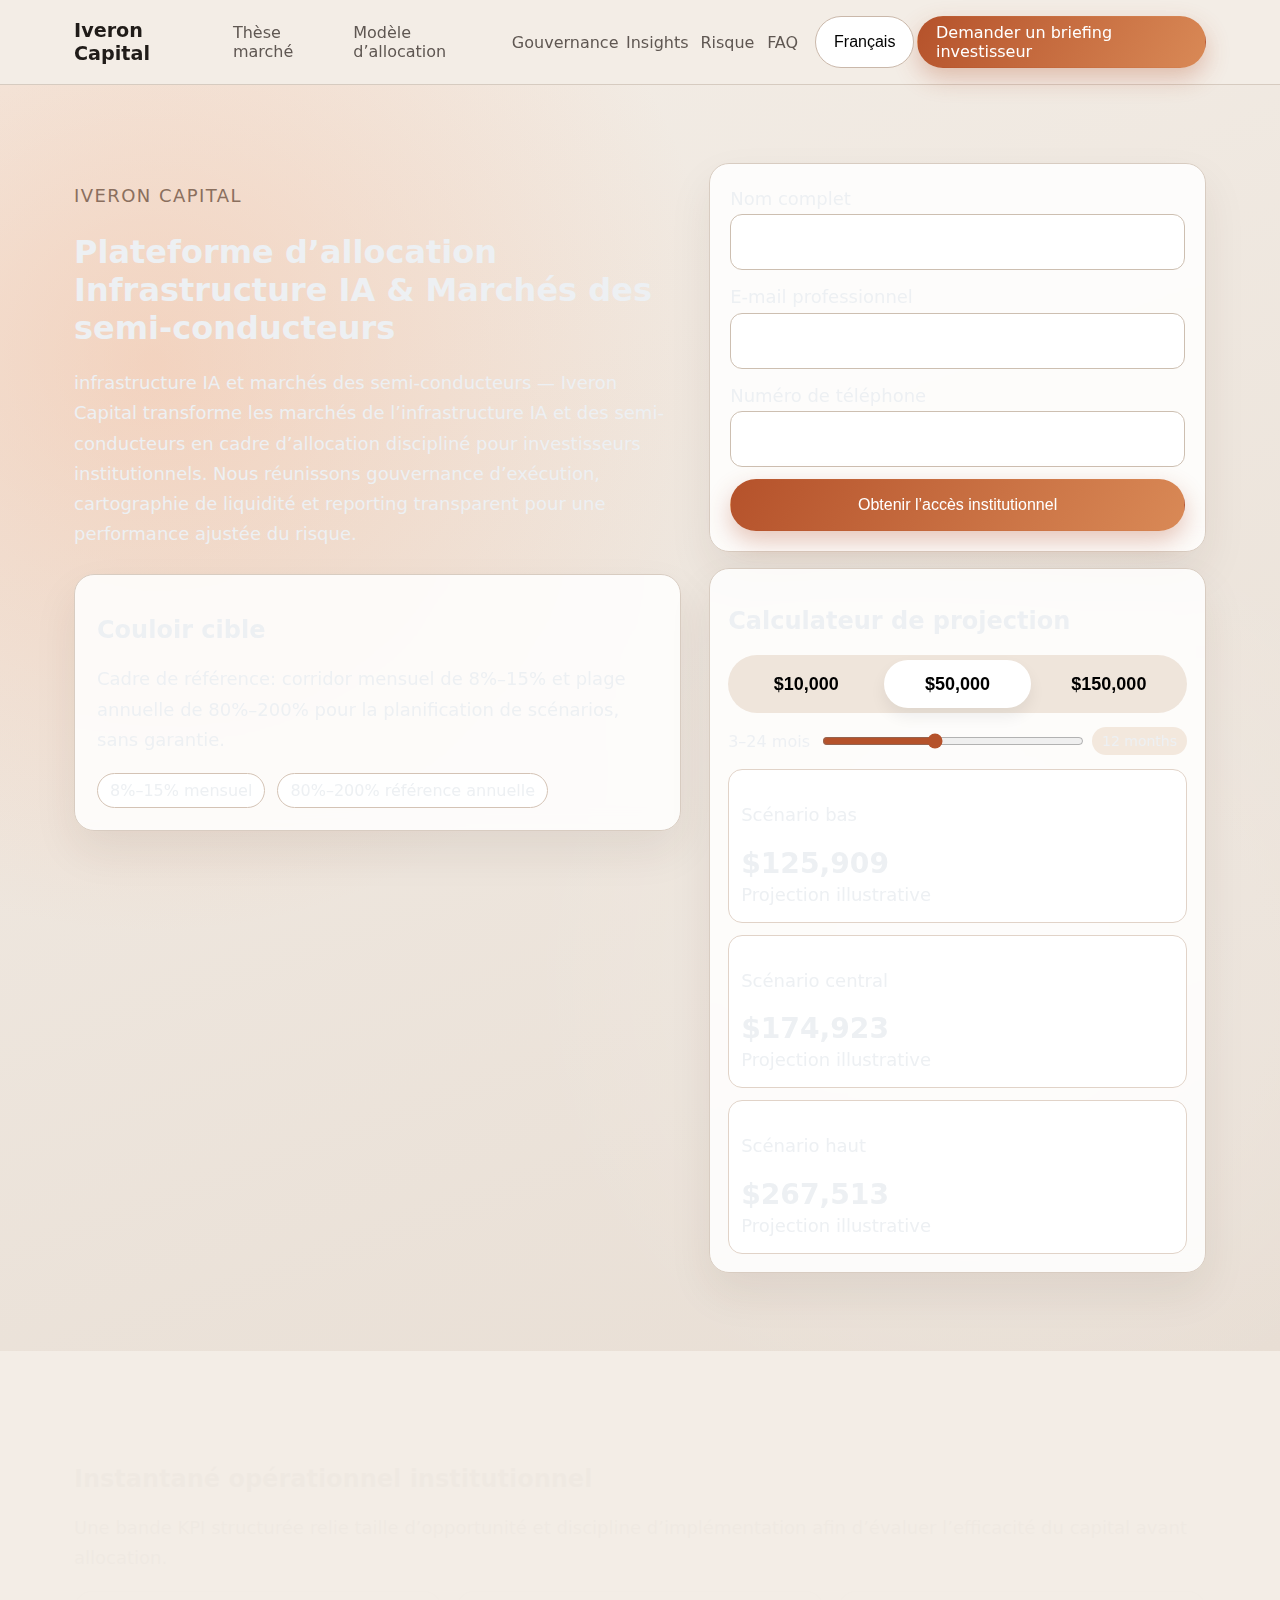
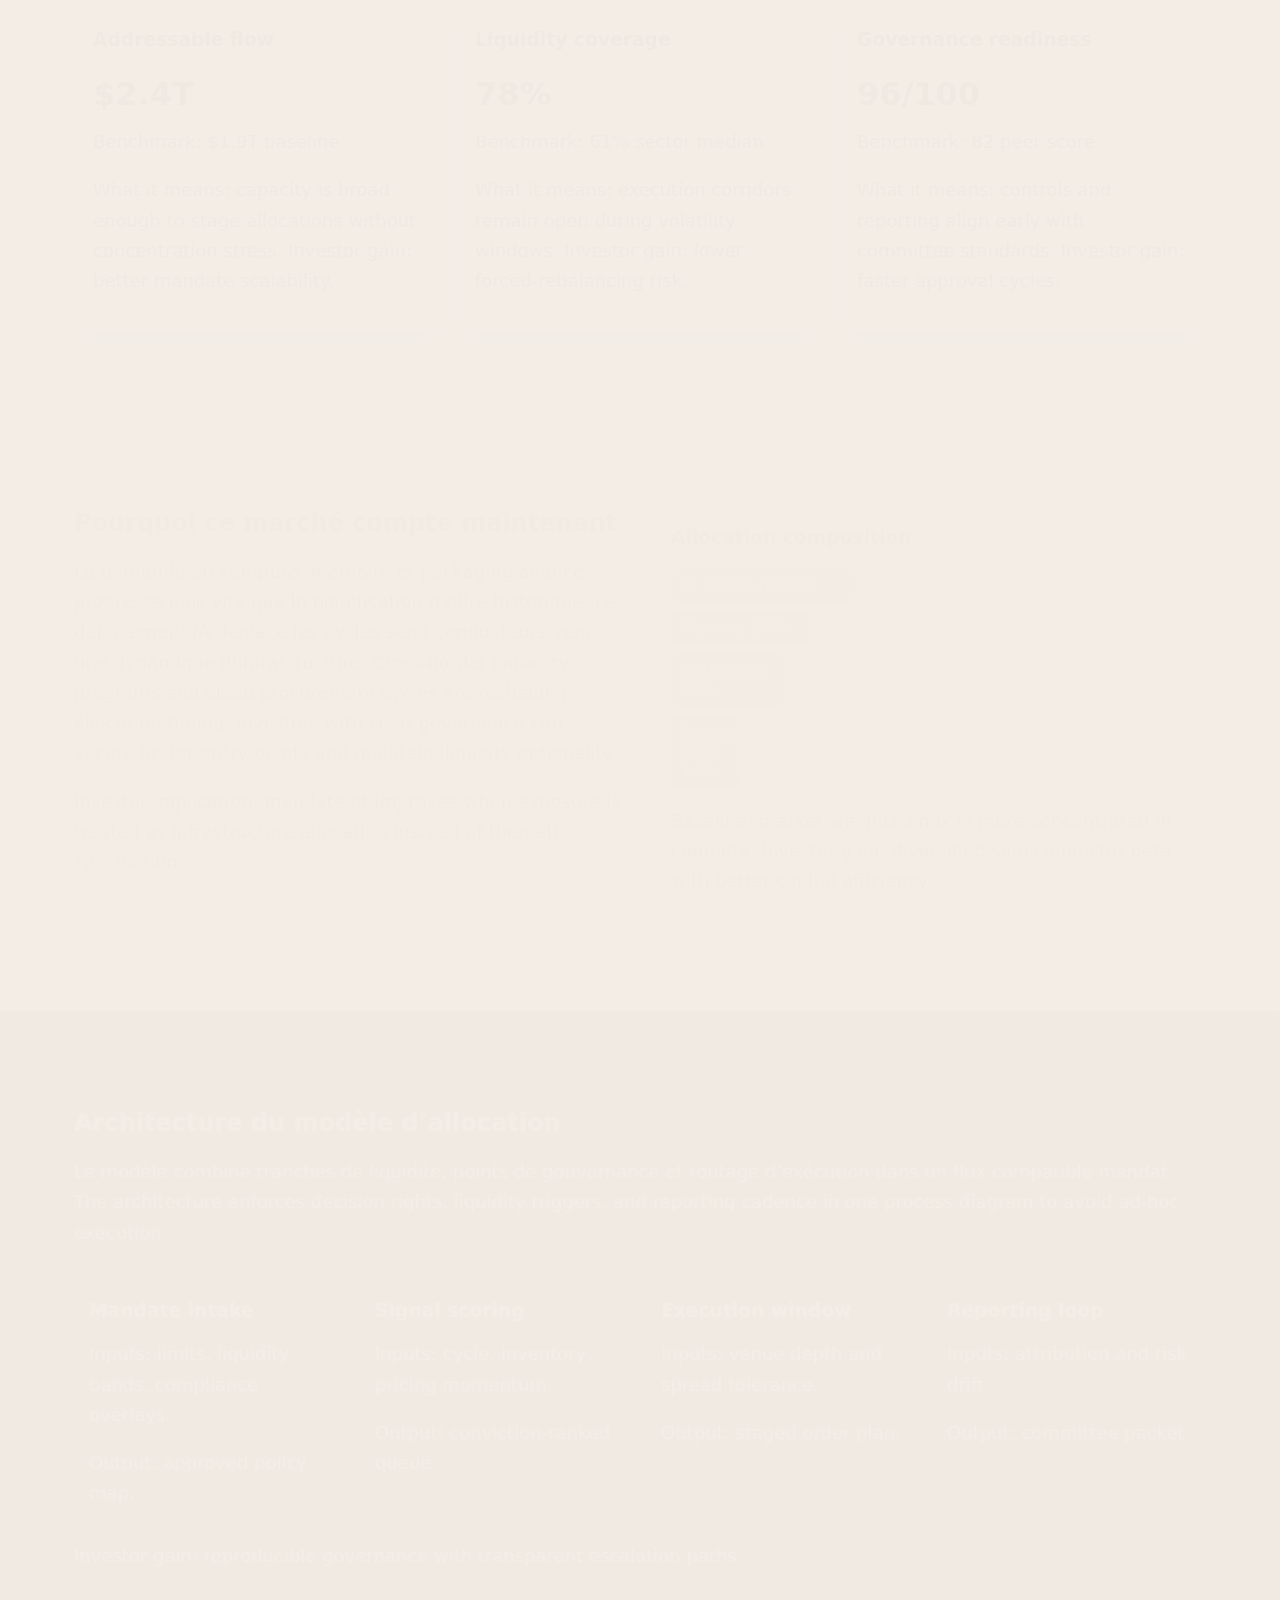
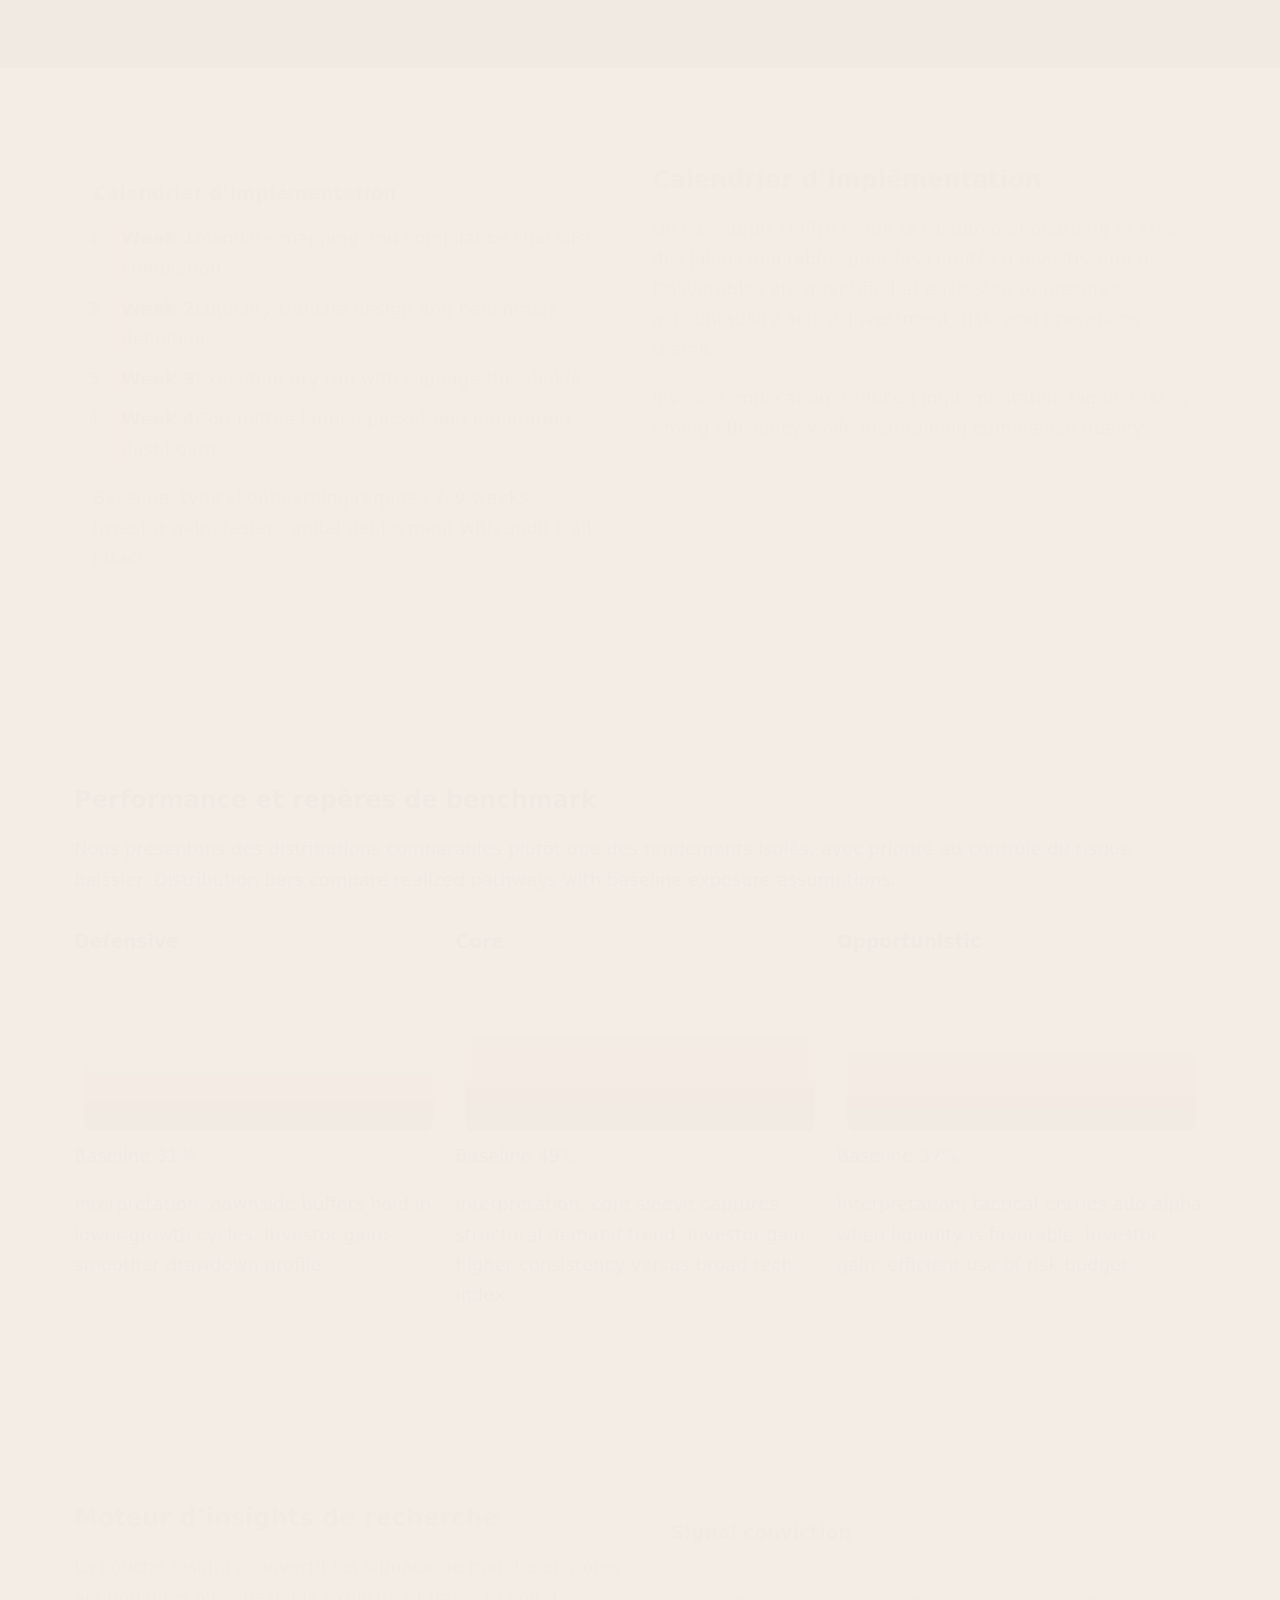
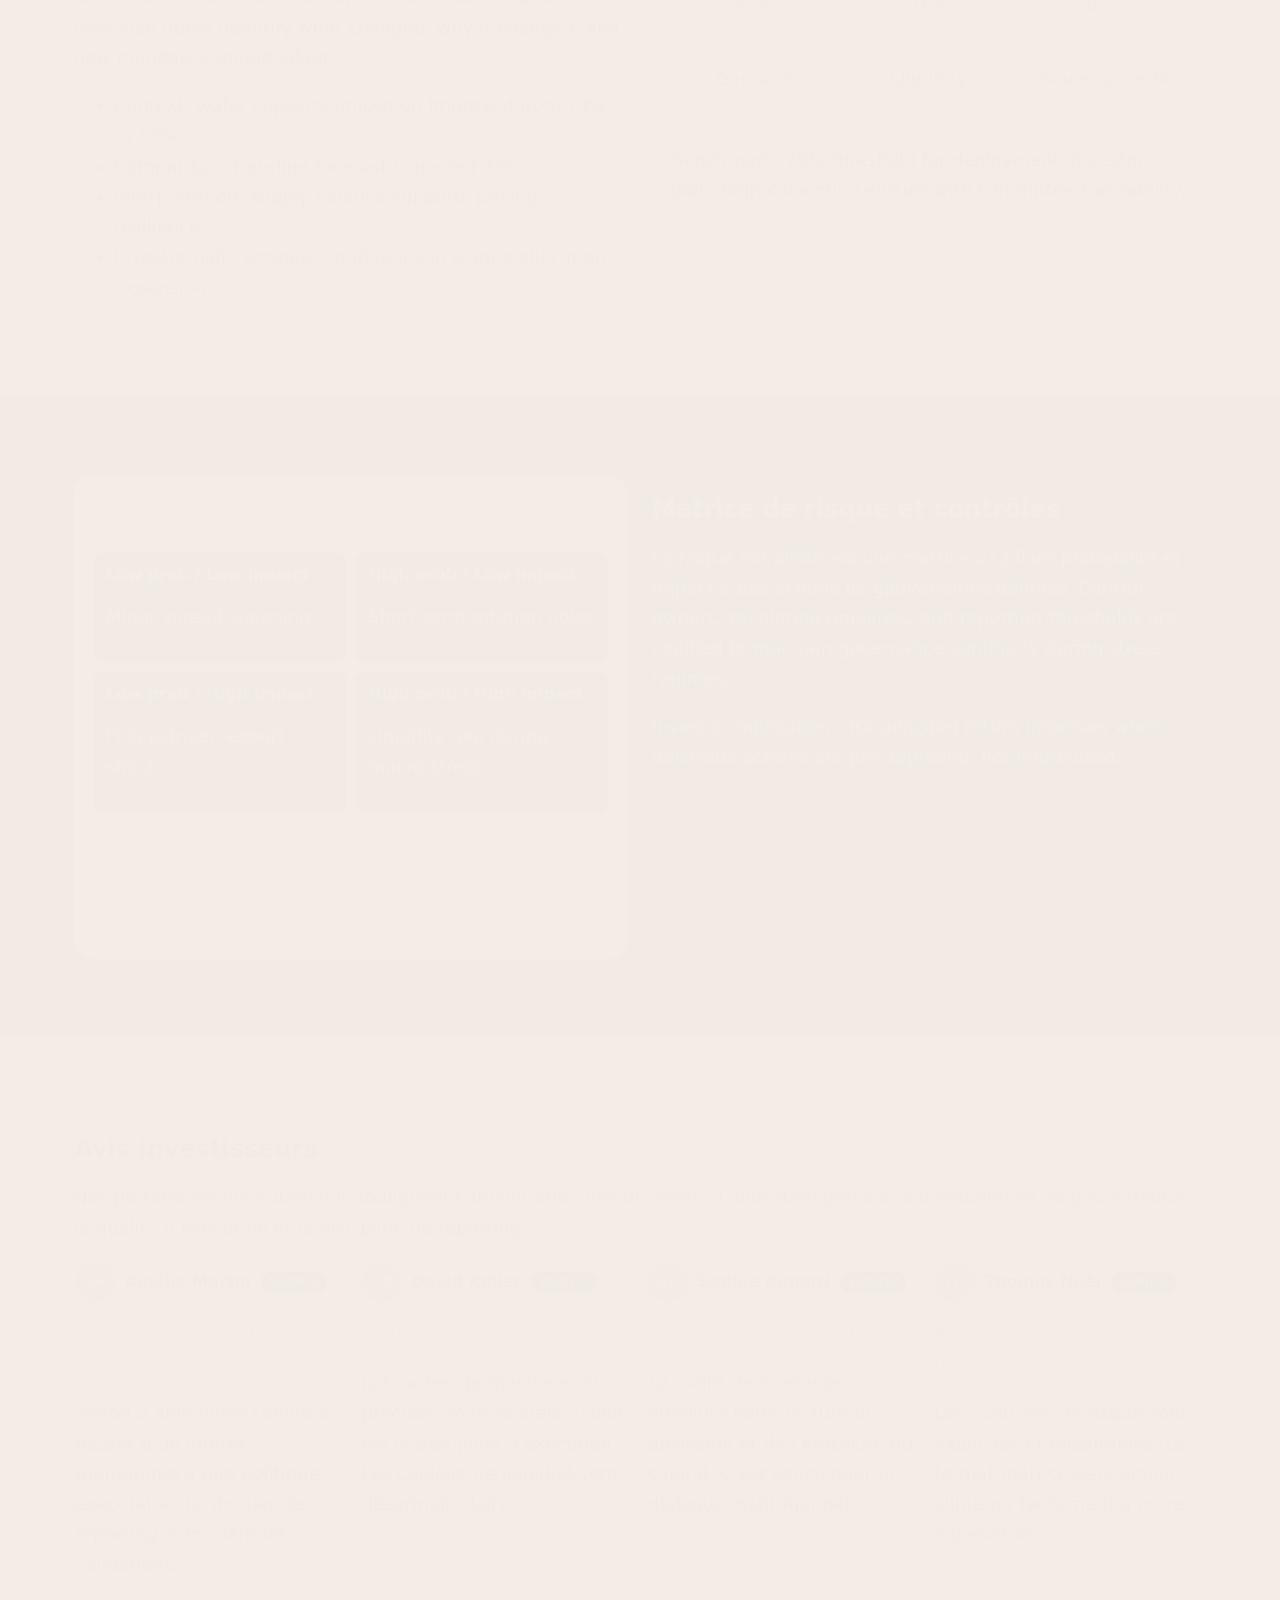
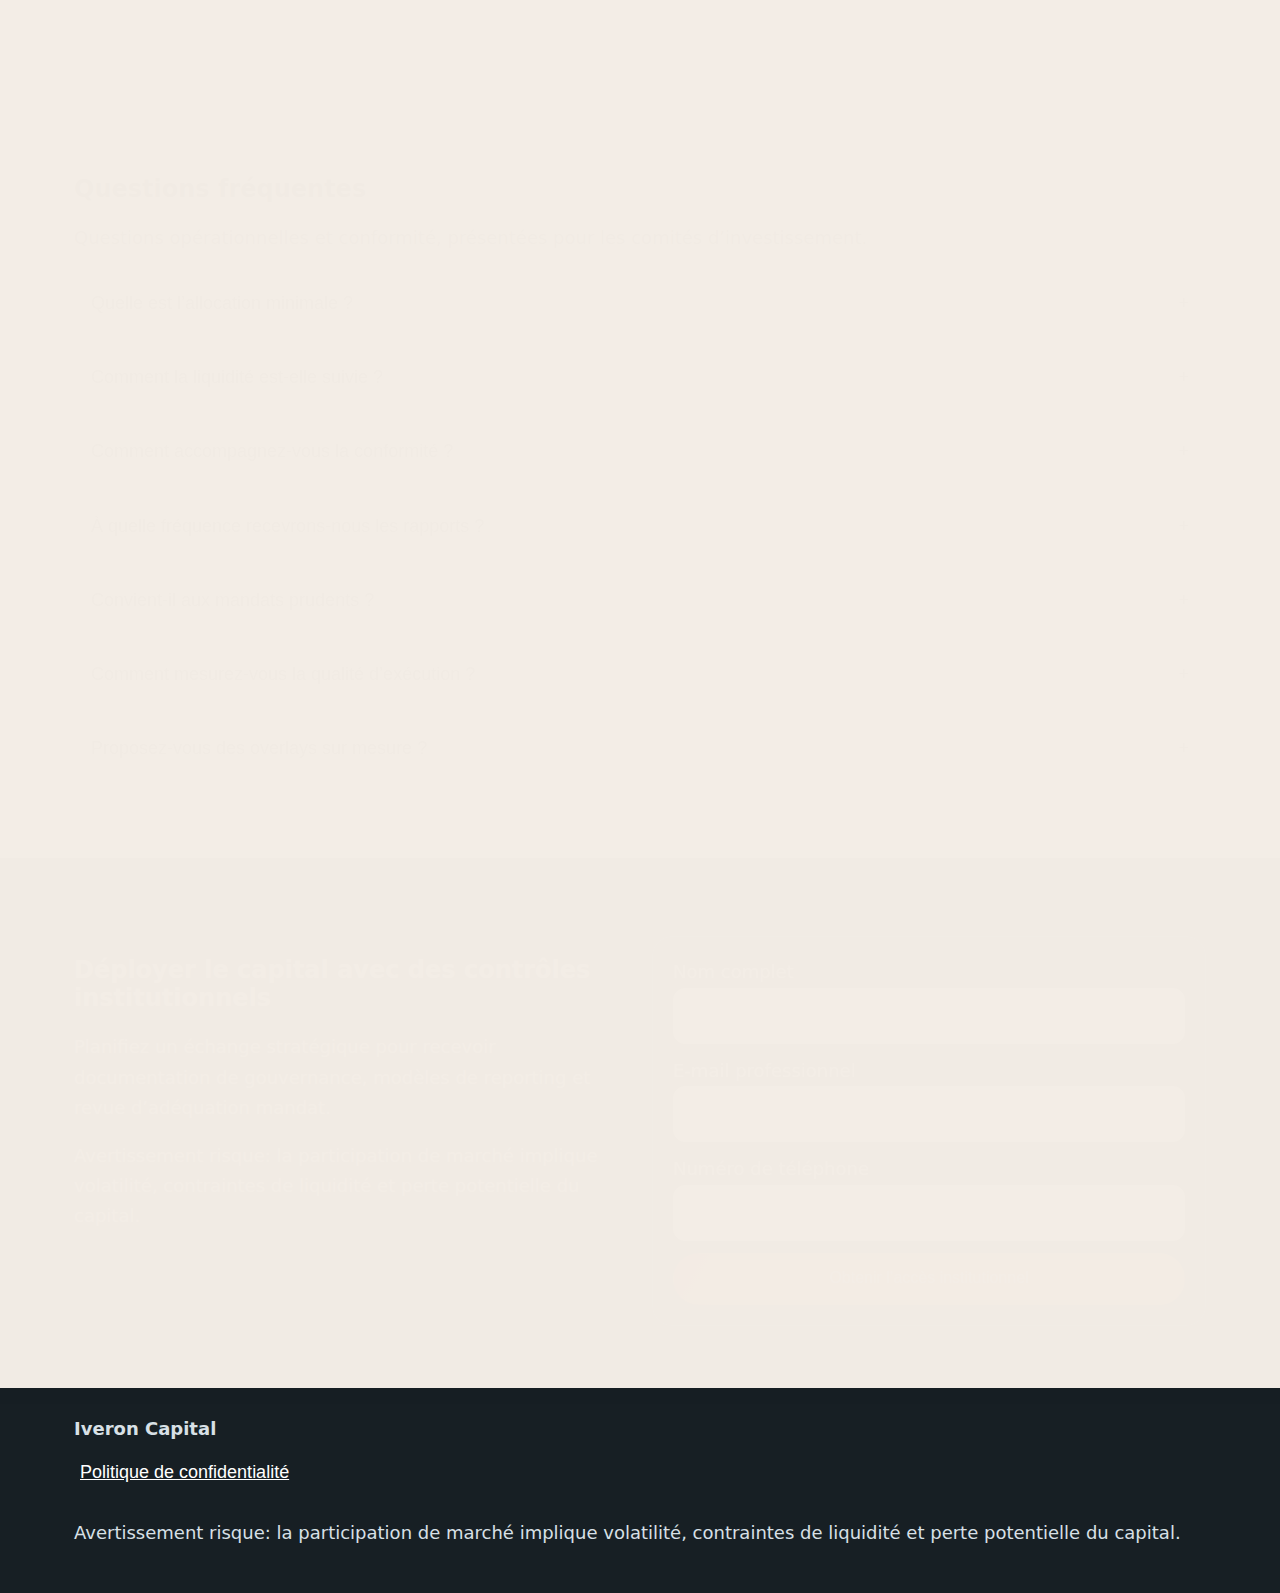
<file: fr/index.html>
<!DOCTYPE html>
<html lang="fr">
<head>
  <meta charset="UTF-8">
  <meta name="viewport" content="width=device-width, initial-scale=1.0">
  <title>Iveron Capital | Marchés de l’infrastructure IA et des semi-conducteurs</title>
  <meta name="description" content="Plateforme institutionnelle sur les marchés IA et semi-conducteurs, modèles d’allocation et conversion investisseurs.">
  <link rel="canonical" href="https://iveroncapital.com/fr/index.html">
  <link rel="alternate" hreflang="en" href="https://iveroncapital.com/index.html">
<link rel="alternate" hreflang="de" href="https://iveroncapital.com/de/index.html">
<link rel="alternate" hreflang="fr" href="https://iveroncapital.com/fr/index.html">
<link rel="alternate" hreflang="es" href="https://iveroncapital.com/es/index.html">
<link rel="alternate" hreflang="it" href="https://iveroncapital.com/it/index.html">
<link rel="alternate" hreflang="tr" href="https://iveroncapital.com/tr/index.html">
<link rel="alternate" hreflang="pt" href="https://iveroncapital.com/pt/index.html">
<link rel="alternate" hreflang="ja" href="https://iveroncapital.com/jp/index.html">
<link rel="alternate" hreflang="sk" href="https://iveroncapital.com/sk/index.html">
<link rel="alternate" hreflang="en-BE" href="https://iveroncapital.com/be/index.html">
<link rel="alternate" hreflang="x-default" href="https://iveroncapital.com/index.html">
  <meta property="og:title" content="Iveron Capital | Marchés de l’infrastructure IA et des semi-conducteurs">
  <meta property="og:description" content="Plateforme institutionnelle sur les marchés IA et semi-conducteurs, modèles d’allocation et conversion investisseurs.">
  <meta property="og:type" content="website">
  <meta property="og:url" content="https://iveroncapital.com/fr/index.html">
  <meta name="twitter:card" content="summary_large_image">
  <meta name="twitter:title" content="Iveron Capital | Marchés de l’infrastructure IA et des semi-conducteurs">
  <meta name="twitter:description" content="Plateforme institutionnelle sur les marchés IA et semi-conducteurs, modèles d’allocation et conversion investisseurs.">
  <link rel="stylesheet" href="../assets/style.css">
  <script defer src="../assets/app.js"></script>
</head>
<body data-lang="fr">
  <header class="site-header">
    <div class="container header-inner">
      <a class="brand" href="../index.html">Iveron Capital</a>
      <nav class="desktop-nav" aria-label="Main Navigation">
        <a href="#market">Thèse marché</a><a href="#model">Modèle d’allocation</a><a href="#governance">Gouvernance</a><a href="#insights">Insights</a><a href="#risk">Risque</a><a href="#faq">FAQ</a>
      </nav>
      <div class="header-actions">
        <div class="lang-wrap" data-dropdown>
          <button class="lang-active" aria-haspopup="true" aria-expanded="false">Français</button>
          <div class="lang-menu" role="menu"><a href="../index.html"><svg viewBox="0 0 24 16" aria-hidden="true"><rect width="24" height="16" fill="#012169"/><path d="M0 0l24 16M24 0L0 16" stroke="#fff" stroke-width="3"/><path d="M0 0l24 16M24 0L0 16" stroke="#C8102E" stroke-width="1.5"/><path d="M12 0v16M0 8h24" stroke="#fff" stroke-width="5"/><path d="M12 0v16M0 8h24" stroke="#C8102E" stroke-width="3"/></svg><span>English</span></a><a href="../de/index.html"><svg viewBox="0 0 24 16"><rect width="24" height="16" fill="#000"/><rect y="5.33" width="24" height="5.33" fill="#DD0000"/><rect y="10.66" width="24" height="5.34" fill="#FFCE00"/></svg><span>Deutsch</span></a><a href="../fr/index.html"><svg viewBox="0 0 24 16"><rect width="8" height="16" fill="#0055A4"/><rect x="8" width="8" height="16" fill="#fff"/><rect x="16" width="8" height="16" fill="#EF4135"/></svg><span>Français</span></a><a href="../es/index.html"><svg viewBox="0 0 24 16"><rect width="24" height="16" fill="#AA151B"/><rect y="4" width="24" height="8" fill="#F1BF00"/></svg><span>Español</span></a><a href="../it/index.html"><svg viewBox="0 0 24 16"><rect width="8" height="16" fill="#009246"/><rect x="8" width="8" height="16" fill="#fff"/><rect x="16" width="8" height="16" fill="#CE2B37"/></svg><span>Italiano</span></a><a href="../tr/index.html"><svg viewBox="0 0 24 16"><rect width="24" height="16" fill="#E30A17"/><circle cx="10" cy="8" r="4" fill="#fff"/><circle cx="11" cy="8" r="3.2" fill="#E30A17"/><polygon points="14.8,8 17.8,6.7 17.2,9.9 19.6,7.9 16.4,7.8" fill="#fff"/></svg><span>Türkçe</span></a><a href="../pt/index.html"><svg viewBox="0 0 24 16"><rect width="10" height="16" fill="#006600"/><rect x="10" width="14" height="16" fill="#FF0000"/><circle cx="10" cy="8" r="3" fill="#FFCC00"/></svg><span>Português</span></a><a href="../jp/index.html"><svg viewBox="0 0 24 16"><rect width="24" height="16" fill="#fff"/><circle cx="12" cy="8" r="4" fill="#BC002D"/></svg><span>日本語</span></a><a href="../sk/index.html"><svg viewBox="0 0 24 16"><rect width="24" height="5.33" fill="#fff"/><rect y="5.33" width="24" height="5.33" fill="#0B4EA2"/><rect y="10.66" width="24" height="5.34" fill="#EE1C25"/></svg><span>Slovenčina</span></a><a href="../be/index.html"><svg viewBox="0 0 24 16"><rect width="8" height="16" fill="#000"/><rect x="8" width="8" height="16" fill="#FDDA24"/><rect x="16" width="8" height="16" fill="#EF3340"/></svg><span>Belgium</span></a></div>
        </div>
        <a href="#final-cta" class="btn">Demander un briefing investisseur</a>
        <button class="burger" aria-label="Open menu" aria-expanded="false" aria-controls="mobile-drawer"><span></span><span></span><span></span></button>
      </div>
    </div>
  </header>
  <aside class="drawer" id="mobile-drawer" aria-hidden="true">
    <div class="drawer-panel" role="dialog" aria-modal="true">
      <button class="drawer-close" aria-label="Close menu">✕</button>
      <nav class="drawer-nav"><a href="#market">Thèse marché</a><a href="#model">Modèle d’allocation</a><a href="#governance">Gouvernance</a><a href="#insights">Insights</a><a href="#risk">Risque</a><a href="#faq">FAQ</a></nav>
      <div class="drawer-lang"><a href="../index.html">English</a><a href="../de/index.html">Deutsch</a><a href="../fr/index.html">Français</a><a href="../es/index.html">Español</a><a href="../it/index.html">Italiano</a><a href="../tr/index.html">Türkçe</a><a href="../pt/index.html">Português</a><a href="../jp/index.html">日本語</a><a href="../sk/index.html">Slovenčina</a><a href="../be/index.html">Belgium</a></div>
      <a href="#final-cta" class="btn">Demander un briefing investisseur</a>
    </div>
  </aside>

  <main>
    <section class="hero section-dark">
      <div class="container hero-grid">
        <div>
          <p class="eyebrow">Iveron Capital</p>
          <h1>Plateforme d’allocation Infrastructure IA & Marchés des semi-conducteurs</h1>
          <p class="lead">infrastructure IA et marchés des semi-conducteurs — Iveron Capital transforme les marchés de l’infrastructure IA et des semi-conducteurs en cadre d’allocation discipliné pour investisseurs institutionnels. Nous réunissons gouvernance d’exécution, cartographie de liquidité et reporting transparent pour une performance ajustée du risque.</p>
          <article class="target-card glass">
            <h2>Couloir cible</h2>
            <p>Cadre de référence: corridor mensuel de 8%–15% et plage annuelle de 80%–200% pour la planification de scénarios, sans garantie.</p>
            <div class="target-range"><span>8%–15% mensuel</span><span>80%–200% référence annuelle</span></div>
          </article>
        </div>
        <div>
          <form class="lead-form" aria-label="Lead form">
            <label>Nom complet<input type="text" required></label>
            <label>E-mail professionnel<input type="email" required></label>
            <label>Numéro de téléphone<input type="tel" required></label>
            <button type="submit" class="btn">Obtenir l’accès institutionnel</button>
          </form>
          <article class="calculator" aria-label="Projection calculator">
            <h2>Calculateur de projection</h2>
            <div class="amount-segment" role="tablist" aria-label="Amount selector">
              <button data-amount="10000">$10,000</button>
              <button data-amount="50000" class="active">$50,000</button>
              <button data-amount="150000">$150,000</button>
            </div>
            <div class="slider-row"><span>3–24 mois</span><input type="range" min="3" max="24" value="12" class="month-slider"><span class="months-pill">12 months</span></div>
            <div class="result-grid">
              <div class="result-card"><p>Scénario bas</p><strong data-low>$0</strong><small>Projection illustrative</small></div>
              <div class="result-card"><p>Scénario central</p><strong data-base>$0</strong><small>Projection illustrative</small></div>
              <div class="result-card"><p>Scénario haut</p><strong data-high>$0</strong><small>Projection illustrative</small></div>
            </div>
          </article>
        </div>
      </div>
    </section>

    <section class="kpi-strip section-light" id="governance"><div class="container"><h2>Instantané opérationnel institutionnel</h2><p>Une bande KPI structurée relie taille d’opportunité et discipline d’implémentation afin d’évaluer l’efficacité du capital avant allocation.</p><div class="kpi-grid"><article><h3>Addressable flow</h3><p class="big">$2.4T</p><small>Benchmark: $1.9T baseline</small><p>What it means: capacity is broad enough to stage allocations without concentration stress. Investor gain: better mandate scalability.</p></article><article><h3>Liquidity coverage</h3><p class="big">78%</p><small>Benchmark: 61% sector median</small><p>What it means: execution corridors remain open during volatility windows. Investor gain: lower forced-rebalancing risk.</p></article><article><h3>Governance readiness</h3><p class="big">96/100</p><small>Benchmark: 82 peer score</small><p>What it means: controls and reporting align early with committee standards. Investor gain: faster approval cycles.</p></article></div></div></section>

    <section class="section split" id="market"><div class="container split-grid"><div><h2>Pourquoi ce marché compte maintenant</h2><p>La demande en compute, mémoire et packaging avancé progresse plus vite que la planification d’offre historique. Le déploiement IA déplace les cycles semi-conducteurs vers une dynamique d’infrastructure. Cross-border capacity programs and cloud procurement cycles are reshaping allocation timing. Investors with clear governance can secure better entry points and maintain liquidity optionality.</p><p>Investor implication: mandate fit improves when exposure is treated as infrastructure allocation instead of thematic speculation.</p></div><div class="viz allocation"><h3>Allocation composition</h3><div class="stack"><span style="--w:36%">AI Compute 36%</span><span style="--w:28%">Memory 28%</span><span style="--w:22%">Packaging 22%</span><span style="--w:14%">Design Tools 14%</span></div><p>Baseline: market-weighted mix is more concentrated in compute. Investor gain: diversified semiconductor beta with better capital efficiency.</p></div></div></section>

    <section class="section section-dark" id="model"><div class="container"><h2>Architecture du modèle d’allocation</h2><p>Le modèle combine tranches de liquidité, points de gouvernance et routage d’exécution dans un flux compatible mandat. The architecture enforces decision rights, liquidity triggers, and reporting cadence in one process diagram to avoid ad-hoc execution.</p><div class="process-diagram"><article><h3>Mandate intake</h3><p>Inputs: limits, liquidity bands, compliance overlays.</p><small>Output: approved policy map.</small></article><article><h3>Signal scoring</h3><p>Inputs: cycle, inventory, pricing momentum.</p><small>Output: conviction-ranked queue.</small></article><article><h3>Execution window</h3><p>Inputs: venue depth and spread tolerance.</p><small>Output: staged order plan.</small></article><article><h3>Reporting loop</h3><p>Inputs: attribution and risk drift.</p><small>Output: committee packet.</small></article></div><p>Investor gain: reproducible governance with transparent escalation paths.</p></div></section>

    <section class="section" id="process"><div class="container split-grid reverse"><div class="viz timeline"><h3>Calendrier d’implémentation</h3><ol><li><strong>Week 1</strong><span>Mandate mapping and compliance checklist completion.</span></li><li><strong>Week 2</strong><span>Liquidity tranche design and benchmark definitions.</span></li><li><strong>Week 3</strong><span>Execution dry run with slippage thresholds.</span></li><li><strong>Week 4</strong><span>Committee launch packet and monitoring dashboard.</span></li></ol><p>Baseline: typical onboarding requires 7–9 weeks. Investor gain: faster capital deployment with audit trail intact.</p></div><div><h2>Calendrier d’implémentation</h2><p>Un calendrier chiffré réduit la friction d’onboarding et crée des jalons auditables pour les comités d’investissement. Deliverables are quantified at each step to preserve accountability across investment, risk, and operations teams.</p><p>Investor implication: reduced implementation lag increases timing efficiency while maintaining compliance quality.</p></div></div></section>

    <section class="section section-light" id="metrics"><div class="container"><h2>Performance et repères de benchmark</h2><p>Nous présentons des distributions comparables plutôt que des rendements isolés, avec priorité au contrôle du risque baissier. Distribution bars compare realized pathways with baseline exposure assumptions.</p><div class="dist-bars"><article><h3>Defensive</h3><div class="bar"><i style="--h:44%"></i></div><small>Baseline 31%</small><p>Interpretation: downside buffers hold in lower-growth cycles. Investor gain: smoother drawdown profile.</p></article><article><h3>Core</h3><div class="bar"><i style="--h:63%"></i></div><small>Baseline 49%</small><p>Interpretation: core sleeve captures structural demand trend. Investor gain: higher consistency versus broad tech index.</p></article><article><h3>Opportunistic</h3><div class="bar"><i style="--h:52%"></i></div><small>Baseline 37%</small><p>Interpretation: tactical entries add alpha when liquidity is favorable. Investor gain: efficient use of risk budget.</p></article></div></div></section>

    <section class="section" id="insights"><div class="container split-grid"><div><h2>Moteur d’insights de recherche</h2><p>La couche insights convertit les signaux de marché en notes actionnables avec baseline explicite et impact capital. Research notes quantify what changed, why it changed, and how mandates should adapt.</p><ul><li>Context: wafer capacity utilization improved from 74% to 81%.</li><li>Comparison: baseline forecast expected 77%.</li><li>Interpretation: supply balance supports pricing resilience.</li><li>Investor gain: stronger confidence in staged allocation expansion.</li></ul></div><div class="viz ring-viz"><h3>Signal conviction</h3><div class="rings"><div><span>82%</span><small>Demand</small></div><div><span>76%</span><small>Liquidity</small></div><div><span>88%</span><small>Governance fit</small></div></div><p>Benchmark: 70% threshold for deployment. Investor gain: high-conviction entries with committee traceability.</p></div></div></section>

    <section class="section section-dark" id="risk"><div class="container split-grid reverse"><div class="viz risk-matrix"><h3>Matrice de risque et contrôles</h3><div class="matrix"><div><strong>Low prob / Low impact</strong><p>Minor spread widening</p></div><div><strong>High prob / Low impact</strong><p>Short-term rotation noise</p></div><div><strong>Low prob / High impact</strong><p>Policy-driven export shock</p></div><div><strong>High prob / High impact</strong><p>Liquidity gap during macro stress</p></div></div><p>Baseline: unmanaged mandates escalate reactively. Investor gain: pre-defined responses reduce decision latency.</p></div><div><h2>Matrice de risque et contrôles</h2><p>Le risque est piloté via une matrice 2x2 liant probabilité et impact à des actions de gouvernance définies. Control owners, escalation timelines, and reporting thresholds are codified to maintain governance continuity during stress regimes.</p><p>Investor implication: risk-adjusted return improves when downside actions are pre-approved, not improvised.</p></div></div></section>

    <section class="section" id="reviews"><div class="container"><h2>Avis investisseurs</h2><p>Nos partenaires institutionnels soulignent l’amélioration des décisions d’allocation grâce à la transparence de gouvernance, la qualité d’exécution et la discipline de reporting.</p><div class="review-grid"><article class="review-card"><div class="review-head"><span class="avatar">AM</span><div class="review-id"><strong>Amélie Martin</strong><span class="verified">VÉRIFIÉ</span></div></div><p class="review-role">Chief Investment Officer · Genève</p><p>Iveron a aidé notre comité à passer d’un intérêt thématique à une politique exécutable. Le dossier de reporting a accéléré les validations.</p></article><article class="review-card"><div class="review-head"><span class="avatar">DK</span><div class="review-id"><strong>David Keller</strong><span class="verified">VÉRIFIÉ</span></div></div><p class="review-role">Portfolio Director · Paris</p><p>Les cartes de marché sont précises, mais la vraie valeur est la discipline d’exécution. Les couloirs de liquidité sont désormais clairs.</p></article><article class="review-card"><div class="review-head"><span class="avatar">SR</span><div class="review-id"><strong>Sophie Renard</strong><span class="verified">VÉRIFIÉ</span></div></div><p class="review-role">Head of Alternatives · Lyon</p><p>Le cadre de scénarios a amélioré notre lecture du downside et de l’efficacité du capital. C’est conçu pour un dialogue institutionnel.</p></article><article class="review-card"><div class="review-head"><span class="avatar">TN</span><div class="review-id"><strong>Thomas Noël</strong><span class="verified">VÉRIFIÉ</span></div></div><p class="review-role">Risk Committee Chair · Bruxelles</p><p>Les contrôles de risque sont explicites et mesurables. Le format matrice-vers-action s’intègre facilement à notre supervision.</p></article></div></div></section>

    <section class="section section-light" id="faq"><div class="container"><h2>Questions fréquentes</h2><p>Questions opérationnelles et conformité, présentées pour les comités d’investissement.</p><div class="faq-list"><article class="faq-item"><button class="faq-question" aria-expanded="false"><span>Quelle est l’allocation minimale ?</span><span>+</span></button><div class="faq-answer"><p>La plupart des mandats institutionnels démarrent par une allocation pilote stratégique avec reporting formel et déploiement progressif.</p></div></article><article class="faq-item"><button class="faq-question" aria-expanded="false"><span>Comment la liquidité est-elle suivie ?</span><span>+</span></button><div class="faq-answer"><p>Chaque sleeve est cartographié par fenêtre d’exécution, profondeur de marché et hypothèses de sortie. Des tableaux hebdomadaires signalent les écarts.</p></div></article><article class="faq-item"><button class="faq-question" aria-expanded="false"><span>Comment accompagnez-vous la conformité ?</span><span>+</span></button><div class="faq-answer"><p>Nous fournissons une documentation prête pour les politiques internes: logique d’investissement, contrôles, contreparties et journaux de décision.</p></div></article><article class="faq-item"><button class="faq-question" aria-expanded="false"><span>À quelle fréquence recevrons-nous les rapports ?</span><span>+</span></button><div class="faq-answer"><p>Le reporting principal est mensuel, complété par des notes intermédiaires lors de changements structurels du marché.</p></div></article><article class="faq-item"><button class="faq-question" aria-expanded="false"><span>Convient-il aux mandats prudents ?</span><span>+</span></button><div class="faq-answer"><p>Oui, via des bandes d’exposition progressives et des budgets de risque explicites pour préserver l’efficacité du capital.</p></div></article><article class="faq-item"><button class="faq-question" aria-expanded="false"><span>Comment mesurez-vous la qualité d’exécution ?</span><span>+</span></button><div class="faq-answer"><p>Nous suivons slippage, efficacité de timing et dérive post-trade. Le benchmark porte sur la captation régulière de l’opportunité.</p></div></article><article class="faq-item"><button class="faq-question" aria-expanded="false"><span>Proposez-vous des overlays sur mesure ?</span><span>+</span></button><div class="faq-answer"><p>Oui, avec limites de concentration, contraintes de juridiction et filtres ESG sans rompre la continuité de reporting.</p></div></article></div></div></section>

    <section class="section final section-dark" id="final-cta"><div class="container split-grid"><div><h2>Déployer le capital avec des contrôles institutionnels</h2><p>Planifiez un échange stratégique pour recevoir documentation de gouvernance, modèles de reporting et revue d’adéquation mandat.</p><p>Avertissement risque: la participation de marché implique volatilité, contraintes de liquidité et perte potentielle du capital.</p></div><form class="lead-form" aria-label="Final lead form"><label>Nom complet<input type="text" required></label><label>E-mail professionnel<input type="email" required></label><label>Numéro de téléphone<input type="tel" required></label><button type="submit" class="btn">Obtenir l’accès institutionnel</button></form></div></section>
  </main>

  <footer class="site-footer"><div class="container footer-inner"><strong>Iveron Capital</strong><button class="privacy-open" type="button">Politique de confidentialité</button><p>Avertissement risque: la participation de marché implique volatilité, contraintes de liquidité et perte potentielle du capital.</p></div></footer>

  <div class="modal" aria-hidden="true"><div class="modal-panel" role="dialog" aria-modal="true" aria-labelledby="privacy-title"><button class="modal-x" aria-label="Close">✕</button><h2 id="privacy-title">Politique de confidentialité</h2><div class="modal-content"><section><h3>Introduction</h3><p>Iveron Capital traite les données personnelles afin de fournir des briefings institutionnels et des communications investisseurs de manière transparente et légale.</p></section><section><h3>Collecte des données</h3><p>Nous collectons les coordonnées soumises via les formulaires, des métadonnées d’interaction et les préférences de communication.</p></section><section><h3>Base légale</h3><p>Le traitement repose sur l’intérêt légitime, la nécessité contractuelle et le consentement lorsque requis.</p></section><section><h3>Cookies</h3><p>Nous utilisons des cookies essentiels et analytiques pour améliorer l’expérience et la pertinence des contenus.</p></section><section><h3>Conservation</h3><p>Les données sont conservées uniquement pendant la durée nécessaire aux obligations de communication, réglementaires et d’audit.</p></section><section><h3>Partage avec des tiers</h3><p>Des prestataires peuvent traiter des données limitées sous obligations strictes de confidentialité et de sécurité.</p></section><section><h3>Sécurité</h3><p>Nous appliquons contrôle d’accès, chiffrement en transit et surveillance opérationnelle pour réduire les risques d’accès non autorisé.</p></section><section><h3>Droits des utilisateurs</h3><p>Selon la juridiction, vous pouvez demander accès, rectification, suppression, portabilité ou limitation du traitement.</p></section><section><h3>Transferts internationaux</h3><p>En cas de transfert international, des garanties contractuelles appropriées sont appliquées.</p></section><section><h3>Divulgation des risques sectoriels</h3><p>Les informations de marché ne garantissent aucun résultat. L’exposition IA et semi-conducteurs peut être volatile.</p></section><section><h3>Contact</h3><p>Pour toute demande: privacy@iveroncapital.com avec votre juridiction et canal de réponse préféré.</p></section></div><div class="modal-footer"><button class="modal-close">Close</button></div></div></div>

  <script type="application/ld+json">{"@context":"https://schema.org","@graph":[{"@type":"Organization","name":"Iveron Capital","url":"https://iveroncapital.com"},{"@type":"WebSite","name":"Iveron Capital","url":"https://iveroncapital.com/fr/index.html"},{"@type":"FAQPage","mainEntity":[{"@type": "Question", "name": "What is the minimum allocation size?", "acceptedAnswer": {"@type": "Answer", "text": "Most institutional mandates begin from a strategic pilot allocation. Our framework is optimized for capital pools that need formal reporting, staged deployment, and liquidity visibility."}},{"@type": "Question", "name": "How is liquidity monitored?", "acceptedAnswer": {"@type": "Answer", "text": "Each strategy sleeve is mapped by expected execution window, venue depth, and unwind assumptions. Weekly dashboards show liquidity drift and trigger governance alerts when thresholds move."}},{"@type": "Question", "name": "How do you support compliance teams?", "acceptedAnswer": {"@type": "Answer", "text": "We provide policy-ready documentation covering investment rationale, controls, counterparty mapping, and decision logs so internal compliance teams can review a consistent audit trail."}},{"@type": "Question", "name": "How often are reports delivered?", "acceptedAnswer": {"@type": "Answer", "text": "Core reporting is monthly, with interim signal notes when market structure changes materially. Committees receive attribution, benchmark context, and scenario updates in a standardized pack."}}]},{"@type":"Review","author":{"@type":"Person","name":"Aline Martin"},"reviewBody":"Iveron helped our committee move from thematic interest to executable policy. The reporting package made governance approvals significantly faster.","reviewRating":{"@type":"Rating","ratingValue":"5"}}]}</script>
</body></html>
</file>
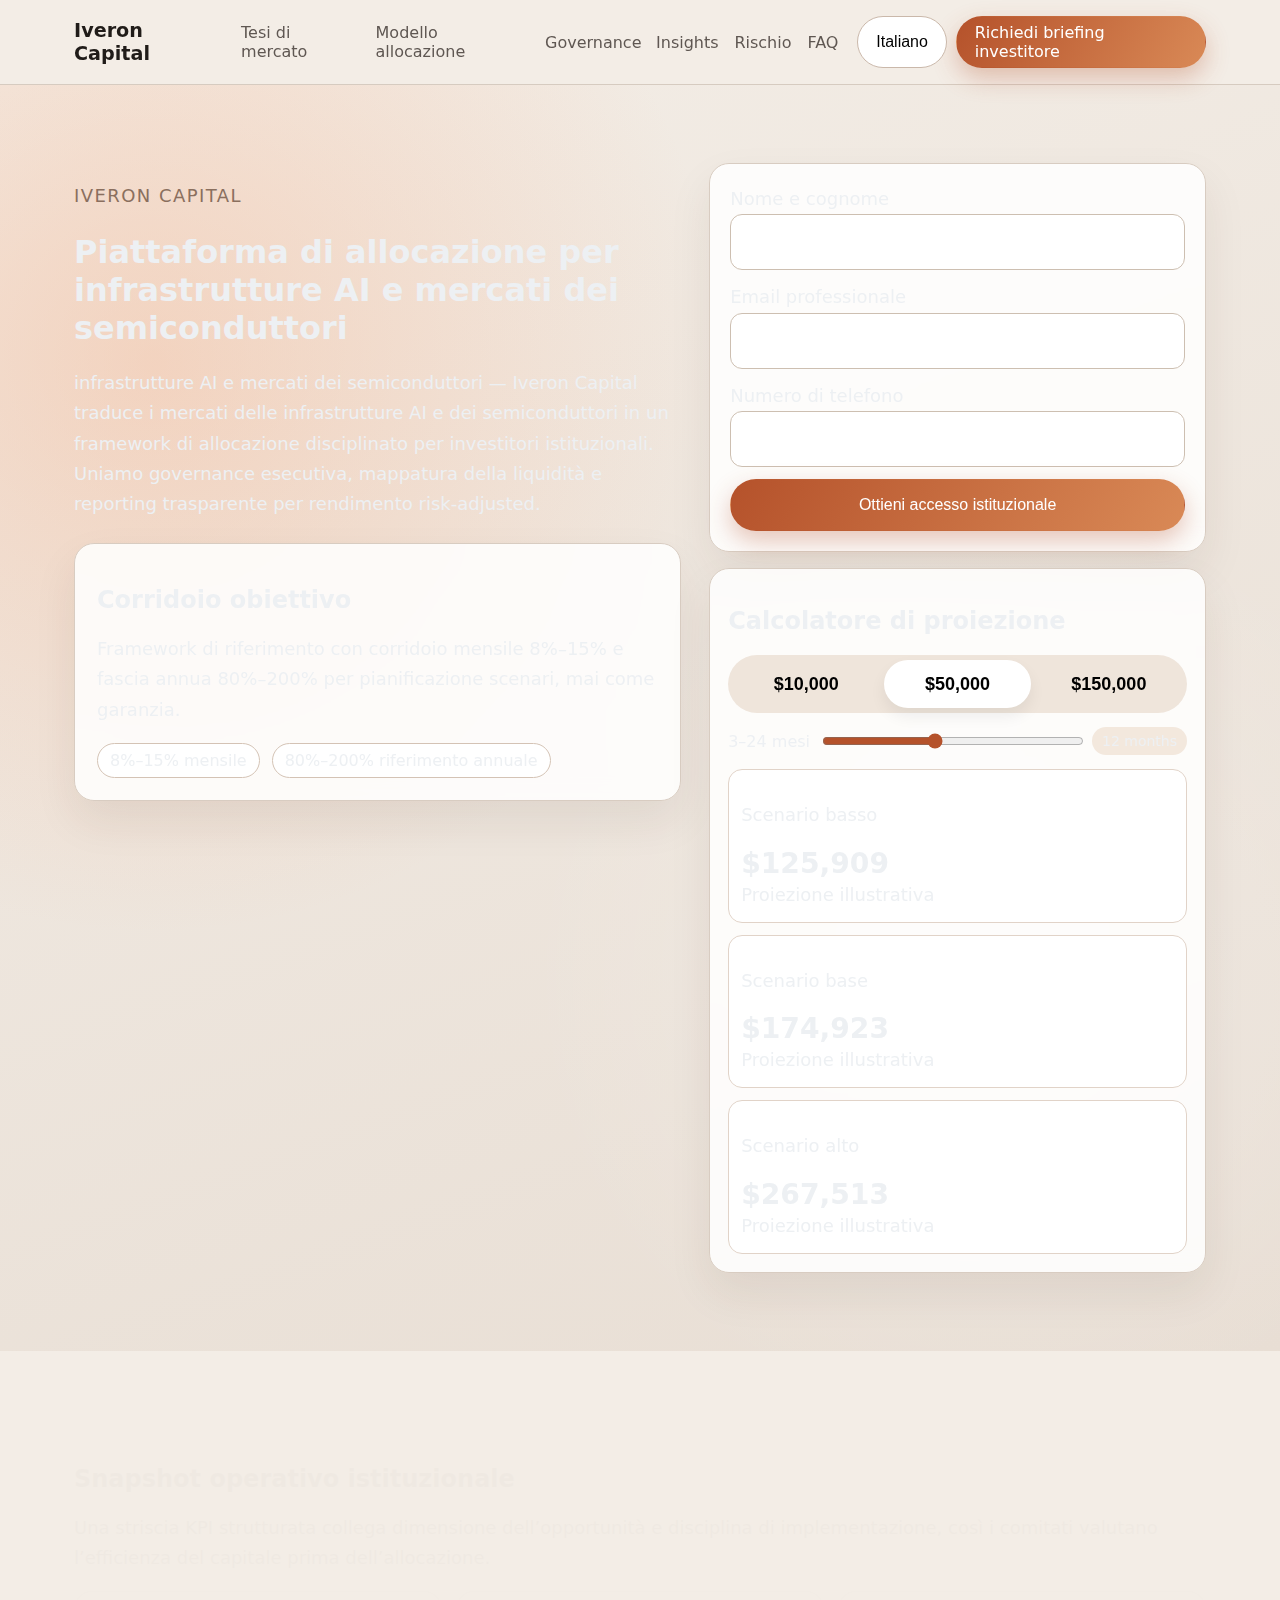
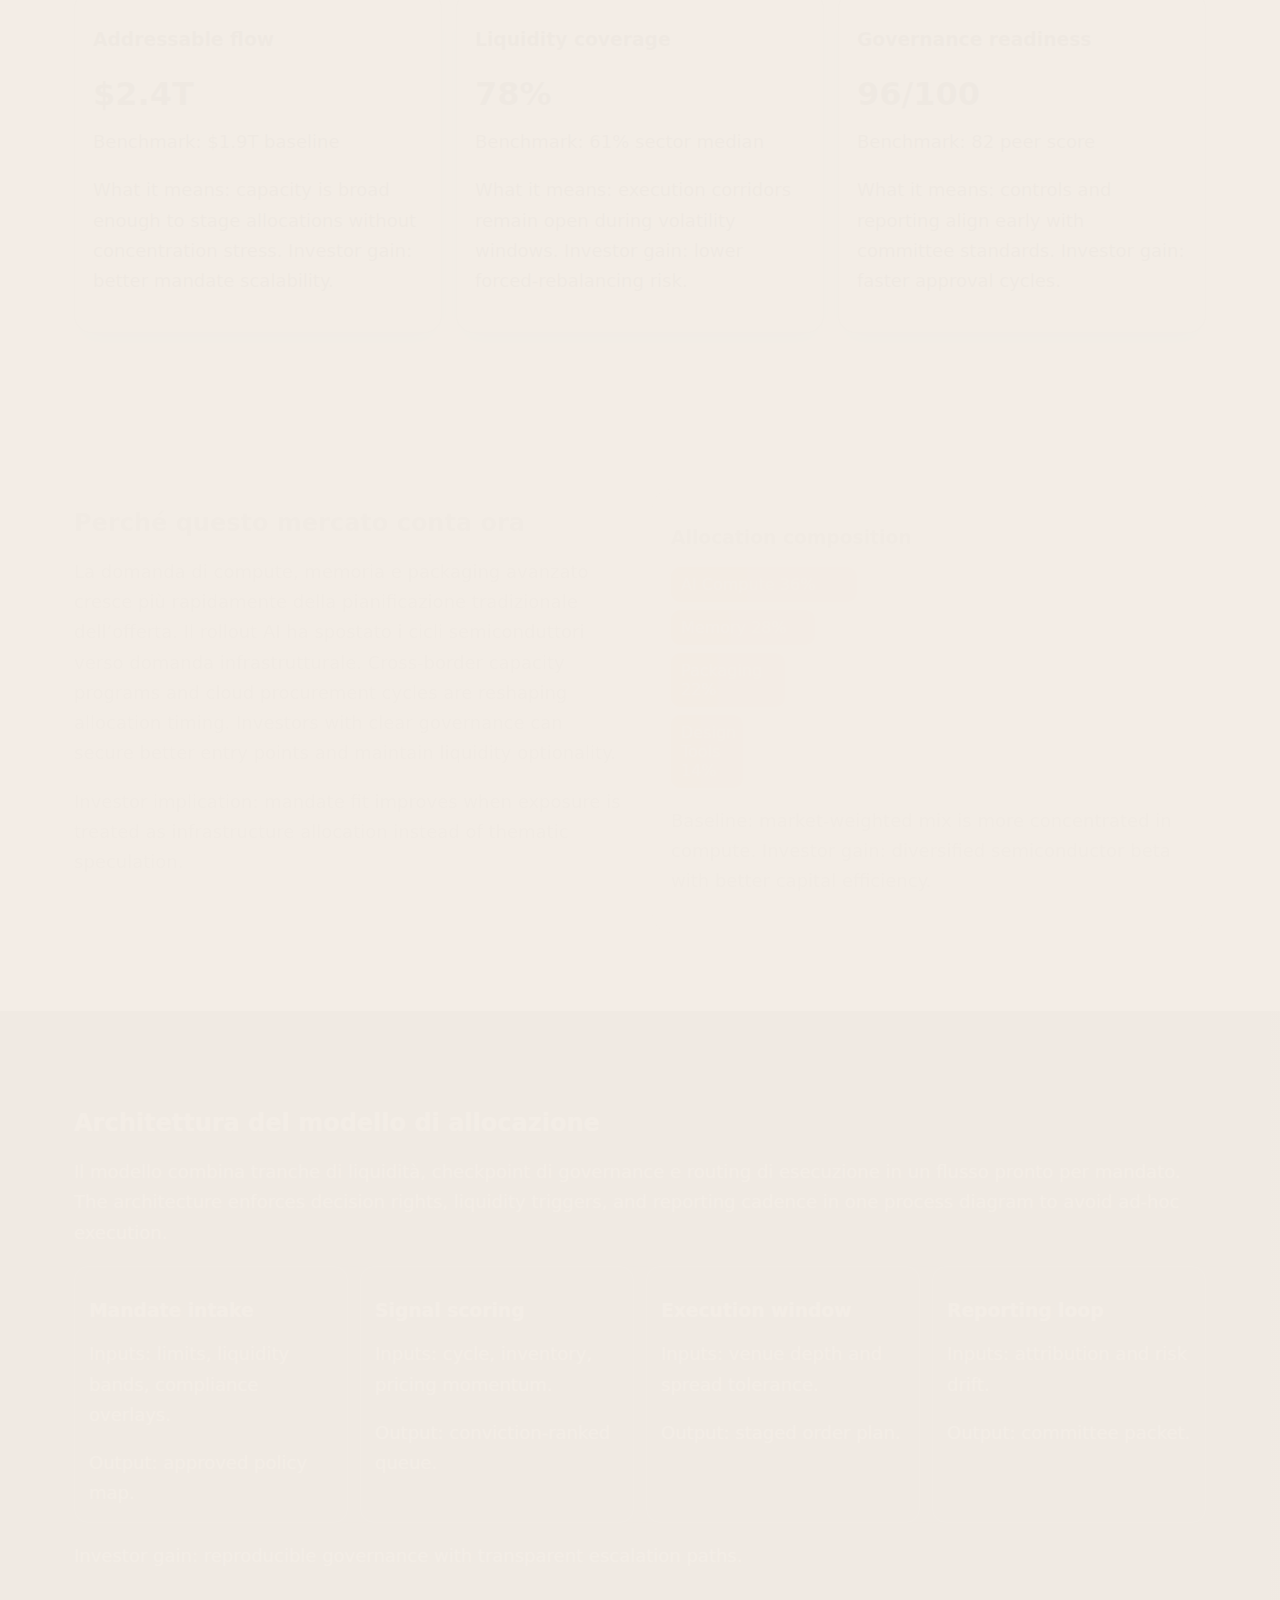
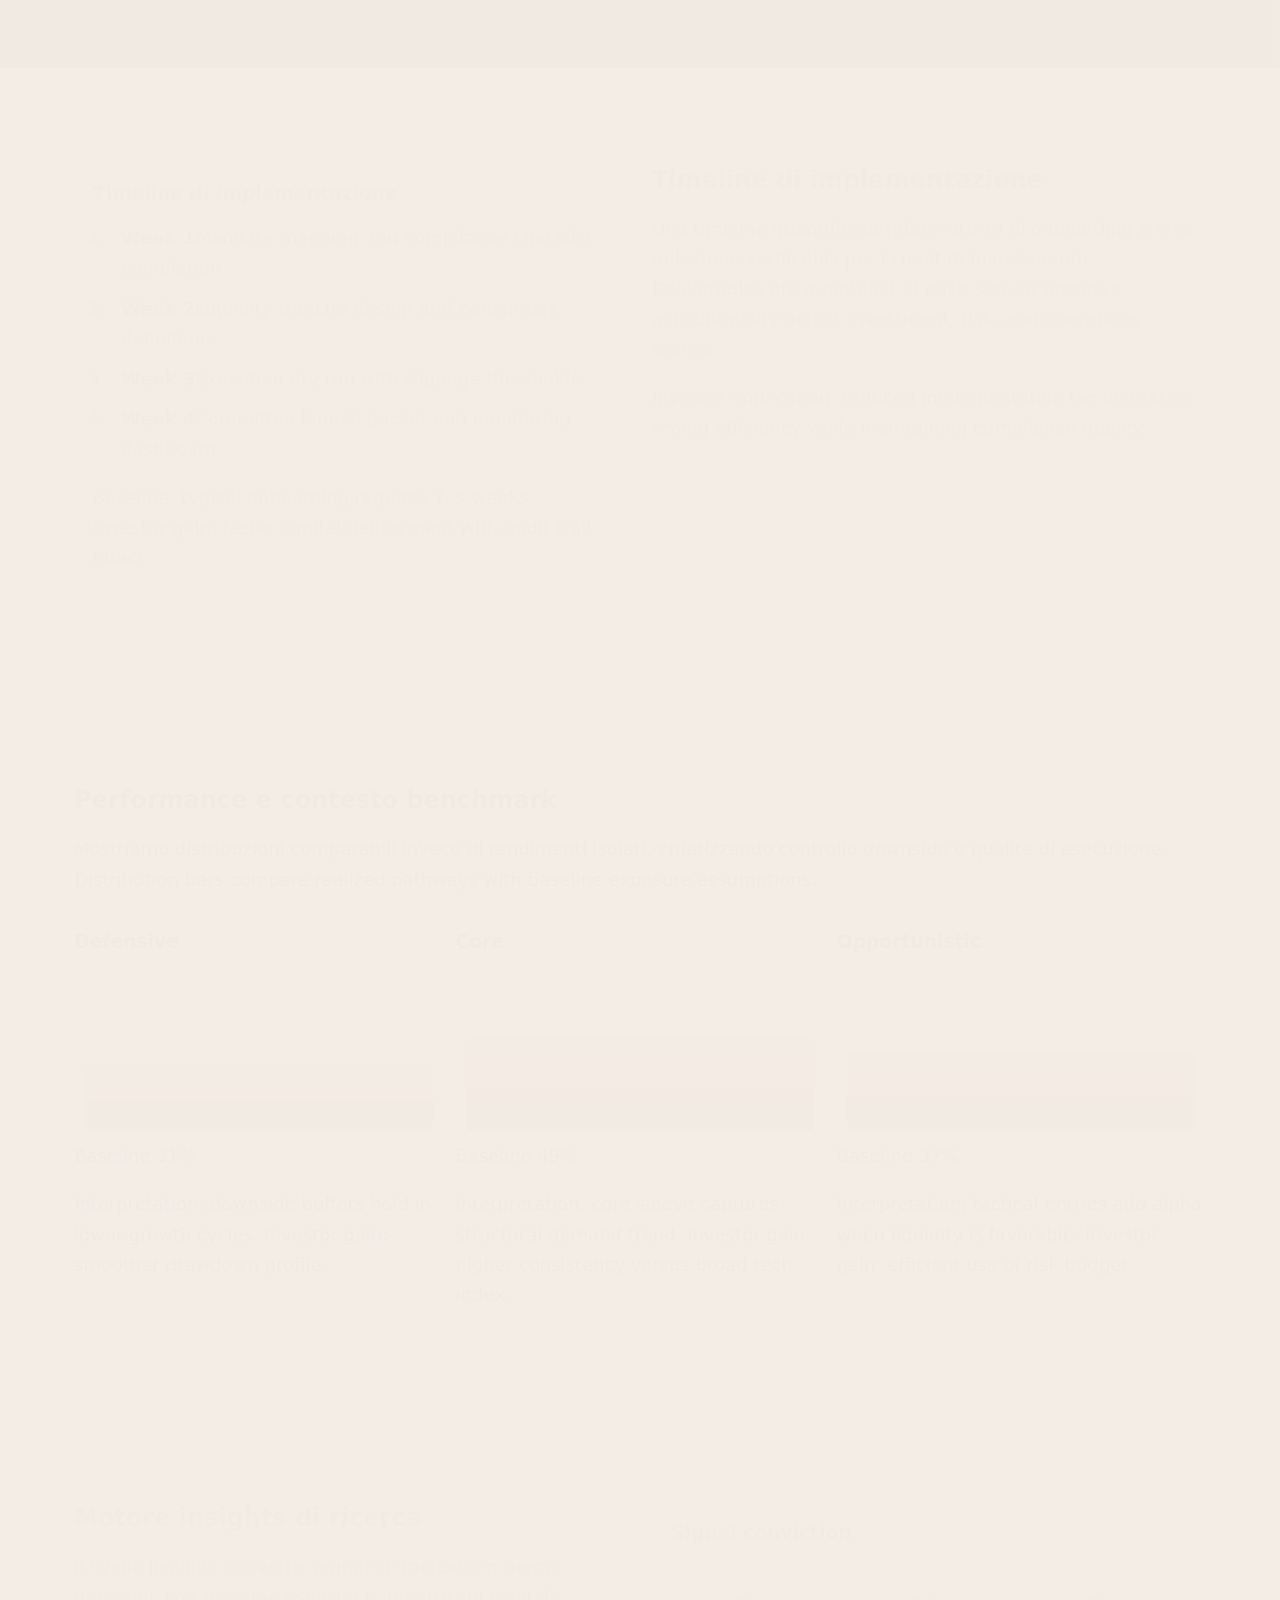
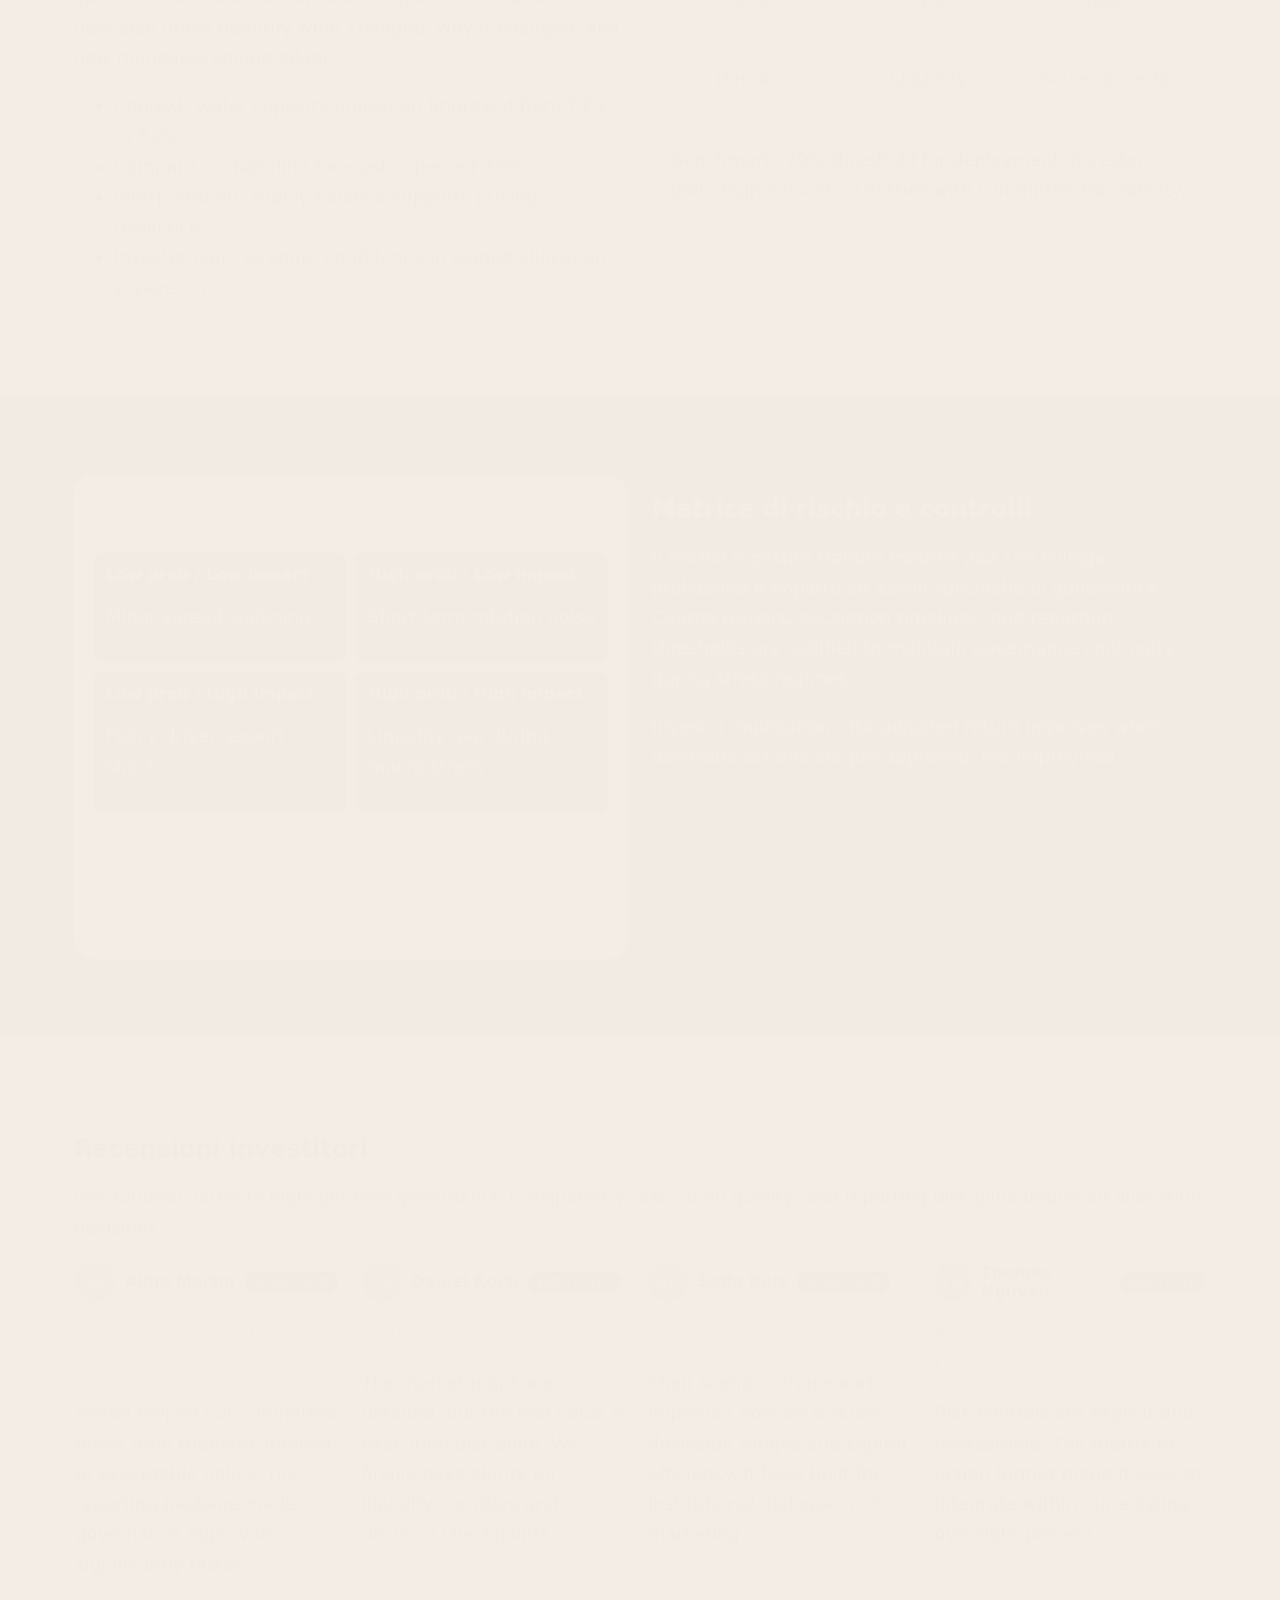
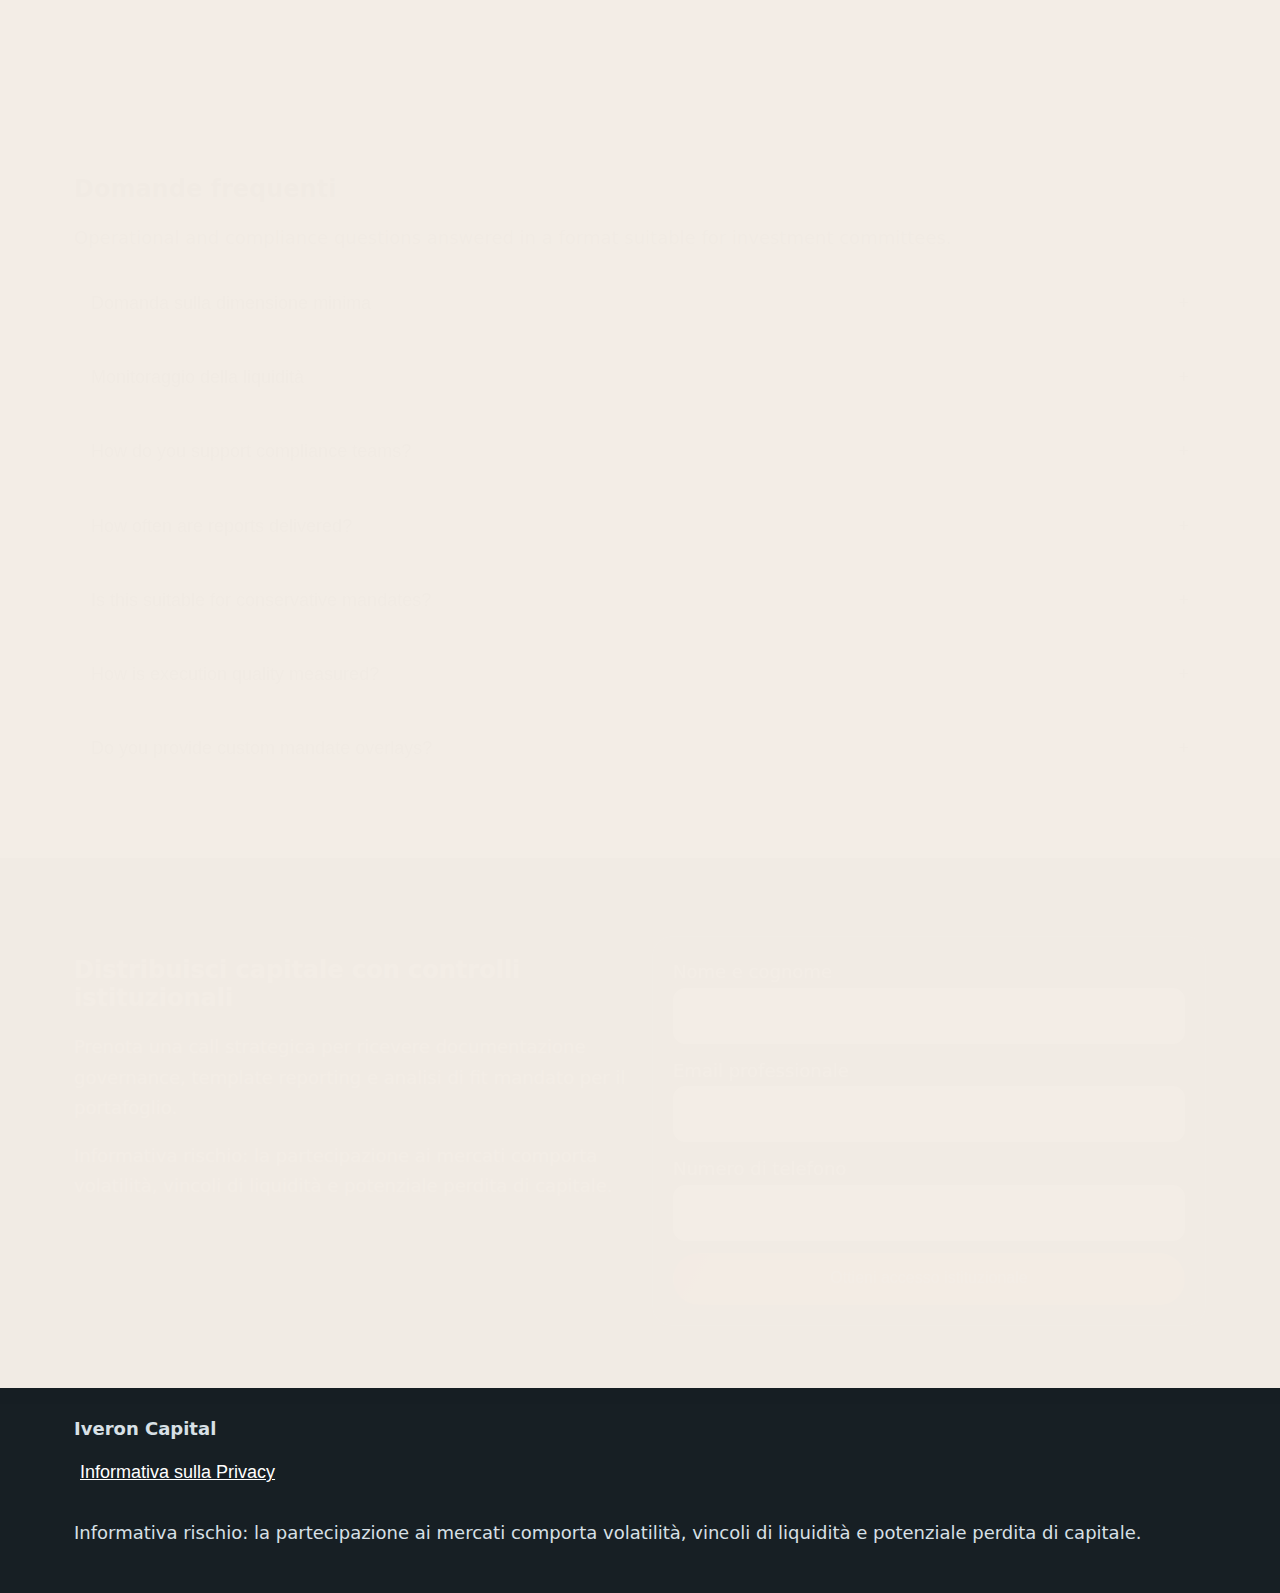
<file: it/index.html>
<!DOCTYPE html>
<html lang="it">
<head>
  <meta charset="UTF-8">
  <meta name="viewport" content="width=device-width, initial-scale=1.0">
  <title>Iveron Capital | Mercati infrastrutture AI e semiconduttori</title>
  <meta name="description" content="Piattaforma istituzionale sui mercati AI e semiconduttori con modelli di allocazione e onboarding investitori.">
  <link rel="canonical" href="https://iveroncapital.com/it/index.html">
  <link rel="alternate" hreflang="en" href="https://iveroncapital.com/index.html">
<link rel="alternate" hreflang="de" href="https://iveroncapital.com/de/index.html">
<link rel="alternate" hreflang="fr" href="https://iveroncapital.com/fr/index.html">
<link rel="alternate" hreflang="es" href="https://iveroncapital.com/es/index.html">
<link rel="alternate" hreflang="it" href="https://iveroncapital.com/it/index.html">
<link rel="alternate" hreflang="tr" href="https://iveroncapital.com/tr/index.html">
<link rel="alternate" hreflang="pt" href="https://iveroncapital.com/pt/index.html">
<link rel="alternate" hreflang="ja" href="https://iveroncapital.com/jp/index.html">
<link rel="alternate" hreflang="sk" href="https://iveroncapital.com/sk/index.html">
<link rel="alternate" hreflang="en-BE" href="https://iveroncapital.com/be/index.html">
<link rel="alternate" hreflang="x-default" href="https://iveroncapital.com/index.html">
  <meta property="og:title" content="Iveron Capital | Mercati infrastrutture AI e semiconduttori">
  <meta property="og:description" content="Piattaforma istituzionale sui mercati AI e semiconduttori con modelli di allocazione e onboarding investitori.">
  <meta property="og:type" content="website">
  <meta property="og:url" content="https://iveroncapital.com/it/index.html">
  <meta name="twitter:card" content="summary_large_image">
  <meta name="twitter:title" content="Iveron Capital | Mercati infrastrutture AI e semiconduttori">
  <meta name="twitter:description" content="Piattaforma istituzionale sui mercati AI e semiconduttori con modelli di allocazione e onboarding investitori.">
  <link rel="stylesheet" href="../assets/style.css">
  <script defer src="../assets/app.js"></script>
</head>
<body data-lang="it">
  <header class="site-header">
    <div class="container header-inner">
      <a class="brand" href="../index.html">Iveron Capital</a>
      <nav class="desktop-nav" aria-label="Main Navigation">
        <a href="#market">Tesi di mercato</a><a href="#model">Modello allocazione</a><a href="#governance">Governance</a><a href="#insights">Insights</a><a href="#risk">Rischio</a><a href="#faq">FAQ</a>
      </nav>
      <div class="header-actions">
        <div class="lang-wrap" data-dropdown>
          <button class="lang-active" aria-haspopup="true" aria-expanded="false">Italiano</button>
          <div class="lang-menu" role="menu"><a href="../index.html"><svg viewBox="0 0 24 16" aria-hidden="true"><rect width="24" height="16" fill="#012169"/><path d="M0 0l24 16M24 0L0 16" stroke="#fff" stroke-width="3"/><path d="M0 0l24 16M24 0L0 16" stroke="#C8102E" stroke-width="1.5"/><path d="M12 0v16M0 8h24" stroke="#fff" stroke-width="5"/><path d="M12 0v16M0 8h24" stroke="#C8102E" stroke-width="3"/></svg><span>English</span></a><a href="../de/index.html"><svg viewBox="0 0 24 16"><rect width="24" height="16" fill="#000"/><rect y="5.33" width="24" height="5.33" fill="#DD0000"/><rect y="10.66" width="24" height="5.34" fill="#FFCE00"/></svg><span>Deutsch</span></a><a href="../fr/index.html"><svg viewBox="0 0 24 16"><rect width="8" height="16" fill="#0055A4"/><rect x="8" width="8" height="16" fill="#fff"/><rect x="16" width="8" height="16" fill="#EF4135"/></svg><span>Français</span></a><a href="../es/index.html"><svg viewBox="0 0 24 16"><rect width="24" height="16" fill="#AA151B"/><rect y="4" width="24" height="8" fill="#F1BF00"/></svg><span>Español</span></a><a href="../it/index.html"><svg viewBox="0 0 24 16"><rect width="8" height="16" fill="#009246"/><rect x="8" width="8" height="16" fill="#fff"/><rect x="16" width="8" height="16" fill="#CE2B37"/></svg><span>Italiano</span></a><a href="../tr/index.html"><svg viewBox="0 0 24 16"><rect width="24" height="16" fill="#E30A17"/><circle cx="10" cy="8" r="4" fill="#fff"/><circle cx="11" cy="8" r="3.2" fill="#E30A17"/><polygon points="14.8,8 17.8,6.7 17.2,9.9 19.6,7.9 16.4,7.8" fill="#fff"/></svg><span>Türkçe</span></a><a href="../pt/index.html"><svg viewBox="0 0 24 16"><rect width="10" height="16" fill="#006600"/><rect x="10" width="14" height="16" fill="#FF0000"/><circle cx="10" cy="8" r="3" fill="#FFCC00"/></svg><span>Português</span></a><a href="../jp/index.html"><svg viewBox="0 0 24 16"><rect width="24" height="16" fill="#fff"/><circle cx="12" cy="8" r="4" fill="#BC002D"/></svg><span>日本語</span></a><a href="../sk/index.html"><svg viewBox="0 0 24 16"><rect width="24" height="5.33" fill="#fff"/><rect y="5.33" width="24" height="5.33" fill="#0B4EA2"/><rect y="10.66" width="24" height="5.34" fill="#EE1C25"/></svg><span>Slovenčina</span></a><a href="../be/index.html"><svg viewBox="0 0 24 16"><rect width="8" height="16" fill="#000"/><rect x="8" width="8" height="16" fill="#FDDA24"/><rect x="16" width="8" height="16" fill="#EF3340"/></svg><span>Belgium</span></a></div>
        </div>
        <a href="#final-cta" class="btn">Richiedi briefing investitore</a>
        <button class="burger" aria-label="Open menu" aria-expanded="false" aria-controls="mobile-drawer"><span></span><span></span><span></span></button>
      </div>
    </div>
  </header>
  <aside class="drawer" id="mobile-drawer" aria-hidden="true">
    <div class="drawer-panel" role="dialog" aria-modal="true">
      <button class="drawer-close" aria-label="Close menu">✕</button>
      <nav class="drawer-nav"><a href="#market">Tesi di mercato</a><a href="#model">Modello allocazione</a><a href="#governance">Governance</a><a href="#insights">Insights</a><a href="#risk">Rischio</a><a href="#faq">FAQ</a></nav>
      <div class="drawer-lang"><a href="../index.html">English</a><a href="../de/index.html">Deutsch</a><a href="../fr/index.html">Français</a><a href="../es/index.html">Español</a><a href="../it/index.html">Italiano</a><a href="../tr/index.html">Türkçe</a><a href="../pt/index.html">Português</a><a href="../jp/index.html">日本語</a><a href="../sk/index.html">Slovenčina</a><a href="../be/index.html">Belgium</a></div>
      <a href="#final-cta" class="btn">Richiedi briefing investitore</a>
    </div>
  </aside>

  <main>
    <section class="hero section-dark">
      <div class="container hero-grid">
        <div>
          <p class="eyebrow">Iveron Capital</p>
          <h1>Piattaforma di allocazione per infrastrutture AI e mercati dei semiconduttori</h1>
          <p class="lead">infrastrutture AI e mercati dei semiconduttori — Iveron Capital traduce i mercati delle infrastrutture AI e dei semiconduttori in un framework di allocazione disciplinato per investitori istituzionali. Uniamo governance esecutiva, mappatura della liquidità e reporting trasparente per rendimento risk-adjusted.</p>
          <article class="target-card glass">
            <h2>Corridoio obiettivo</h2>
            <p>Framework di riferimento con corridoio mensile 8%–15% e fascia annua 80%–200% per pianificazione scenari, mai come garanzia.</p>
            <div class="target-range"><span>8%–15% mensile</span><span>80%–200% riferimento annuale</span></div>
          </article>
        </div>
        <div>
          <form class="lead-form" aria-label="Lead form">
            <label>Nome e cognome<input type="text" required></label>
            <label>Email professionale<input type="email" required></label>
            <label>Numero di telefono<input type="tel" required></label>
            <button type="submit" class="btn">Ottieni accesso istituzionale</button>
          </form>
          <article class="calculator" aria-label="Projection calculator">
            <h2>Calcolatore di proiezione</h2>
            <div class="amount-segment" role="tablist" aria-label="Amount selector">
              <button data-amount="10000">$10,000</button>
              <button data-amount="50000" class="active">$50,000</button>
              <button data-amount="150000">$150,000</button>
            </div>
            <div class="slider-row"><span>3–24 mesi</span><input type="range" min="3" max="24" value="12" class="month-slider"><span class="months-pill">12 months</span></div>
            <div class="result-grid">
              <div class="result-card"><p>Scenario basso</p><strong data-low>$0</strong><small>Proiezione illustrativa</small></div>
              <div class="result-card"><p>Scenario base</p><strong data-base>$0</strong><small>Proiezione illustrativa</small></div>
              <div class="result-card"><p>Scenario alto</p><strong data-high>$0</strong><small>Proiezione illustrativa</small></div>
            </div>
          </article>
        </div>
      </div>
    </section>

    <section class="kpi-strip section-light" id="governance"><div class="container"><h2>Snapshot operativo istituzionale</h2><p>Una striscia KPI strutturata collega dimensione dell’opportunità e disciplina di implementazione, così i comitati valutano l’efficienza del capitale prima dell’allocazione.</p><div class="kpi-grid"><article><h3>Addressable flow</h3><p class="big">$2.4T</p><small>Benchmark: $1.9T baseline</small><p>What it means: capacity is broad enough to stage allocations without concentration stress. Investor gain: better mandate scalability.</p></article><article><h3>Liquidity coverage</h3><p class="big">78%</p><small>Benchmark: 61% sector median</small><p>What it means: execution corridors remain open during volatility windows. Investor gain: lower forced-rebalancing risk.</p></article><article><h3>Governance readiness</h3><p class="big">96/100</p><small>Benchmark: 82 peer score</small><p>What it means: controls and reporting align early with committee standards. Investor gain: faster approval cycles.</p></article></div></div></section>

    <section class="section split" id="market"><div class="container split-grid"><div><h2>Perché questo mercato conta ora</h2><p>La domanda di compute, memoria e packaging avanzato cresce più rapidamente della pianificazione tradizionale dell’offerta. Il rollout AI ha spostato i cicli semiconduttori verso domanda infrastrutturale. Cross-border capacity programs and cloud procurement cycles are reshaping allocation timing. Investors with clear governance can secure better entry points and maintain liquidity optionality.</p><p>Investor implication: mandate fit improves when exposure is treated as infrastructure allocation instead of thematic speculation.</p></div><div class="viz allocation"><h3>Allocation composition</h3><div class="stack"><span style="--w:36%">AI Compute 36%</span><span style="--w:28%">Memory 28%</span><span style="--w:22%">Packaging 22%</span><span style="--w:14%">Design Tools 14%</span></div><p>Baseline: market-weighted mix is more concentrated in compute. Investor gain: diversified semiconductor beta with better capital efficiency.</p></div></div></section>

    <section class="section section-dark" id="model"><div class="container"><h2>Architettura del modello di allocazione</h2><p>Il modello combina tranche di liquidità, checkpoint di governance e routing di esecuzione in un flusso pronto per mandato. The architecture enforces decision rights, liquidity triggers, and reporting cadence in one process diagram to avoid ad-hoc execution.</p><div class="process-diagram"><article><h3>Mandate intake</h3><p>Inputs: limits, liquidity bands, compliance overlays.</p><small>Output: approved policy map.</small></article><article><h3>Signal scoring</h3><p>Inputs: cycle, inventory, pricing momentum.</p><small>Output: conviction-ranked queue.</small></article><article><h3>Execution window</h3><p>Inputs: venue depth and spread tolerance.</p><small>Output: staged order plan.</small></article><article><h3>Reporting loop</h3><p>Inputs: attribution and risk drift.</p><small>Output: committee packet.</small></article></div><p>Investor gain: reproducible governance with transparent escalation paths.</p></div></section>

    <section class="section" id="process"><div class="container split-grid reverse"><div class="viz timeline"><h3>Timeline di implementazione</h3><ol><li><strong>Week 1</strong><span>Mandate mapping and compliance checklist completion.</span></li><li><strong>Week 2</strong><span>Liquidity tranche design and benchmark definitions.</span></li><li><strong>Week 3</strong><span>Execution dry run with slippage thresholds.</span></li><li><strong>Week 4</strong><span>Committee launch packet and monitoring dashboard.</span></li></ol><p>Baseline: typical onboarding requires 7–9 weeks. Investor gain: faster capital deployment with audit trail intact.</p></div><div><h2>Timeline di implementazione</h2><p>Una timeline quantificata riduce attrito di onboarding e crea milestone verificabili per i comitati investimento. Deliverables are quantified at each step to preserve accountability across investment, risk, and operations teams.</p><p>Investor implication: reduced implementation lag increases timing efficiency while maintaining compliance quality.</p></div></div></section>

    <section class="section section-light" id="metrics"><div class="container"><h2>Performance e contesto benchmark</h2><p>Mostriamo distribuzioni comparabili invece di rendimenti isolati, enfatizzando controllo downside e qualità di esecuzione. Distribution bars compare realized pathways with baseline exposure assumptions.</p><div class="dist-bars"><article><h3>Defensive</h3><div class="bar"><i style="--h:44%"></i></div><small>Baseline 31%</small><p>Interpretation: downside buffers hold in lower-growth cycles. Investor gain: smoother drawdown profile.</p></article><article><h3>Core</h3><div class="bar"><i style="--h:63%"></i></div><small>Baseline 49%</small><p>Interpretation: core sleeve captures structural demand trend. Investor gain: higher consistency versus broad tech index.</p></article><article><h3>Opportunistic</h3><div class="bar"><i style="--h:52%"></i></div><small>Baseline 37%</small><p>Interpretation: tactical entries add alpha when liquidity is favorable. Investor gain: efficient use of risk budget.</p></article></div></div></section>

    <section class="section" id="insights"><div class="container split-grid"><div><h2>Motore insights di ricerca</h2><p>Il livello insights converte segnali di mercato in memo operativi, con baseline esplicita e impatto sul capitale. Research notes quantify what changed, why it changed, and how mandates should adapt.</p><ul><li>Context: wafer capacity utilization improved from 74% to 81%.</li><li>Comparison: baseline forecast expected 77%.</li><li>Interpretation: supply balance supports pricing resilience.</li><li>Investor gain: stronger confidence in staged allocation expansion.</li></ul></div><div class="viz ring-viz"><h3>Signal conviction</h3><div class="rings"><div><span>82%</span><small>Demand</small></div><div><span>76%</span><small>Liquidity</small></div><div><span>88%</span><small>Governance fit</small></div></div><p>Benchmark: 70% threshold for deployment. Investor gain: high-conviction entries with committee traceability.</p></div></div></section>

    <section class="section section-dark" id="risk"><div class="container split-grid reverse"><div class="viz risk-matrix"><h3>Matrice di rischio e controlli</h3><div class="matrix"><div><strong>Low prob / Low impact</strong><p>Minor spread widening</p></div><div><strong>High prob / Low impact</strong><p>Short-term rotation noise</p></div><div><strong>Low prob / High impact</strong><p>Policy-driven export shock</p></div><div><strong>High prob / High impact</strong><p>Liquidity gap during macro stress</p></div></div><p>Baseline: unmanaged mandates escalate reactively. Investor gain: pre-defined responses reduce decision latency.</p></div><div><h2>Matrice di rischio e controlli</h2><p>Il rischio è gestito tramite matrice 2x2 che collega probabilità e impatto ad azioni specifiche di governance. Control owners, escalation timelines, and reporting thresholds are codified to maintain governance continuity during stress regimes.</p><p>Investor implication: risk-adjusted return improves when downside actions are pre-approved, not improvised.</p></div></div></section>

    <section class="section" id="reviews"><div class="container"><h2>Recensioni investitori</h2><p>Institutional partners highlight how governance transparency, execution quality, and reporting discipline improved allocation decisions.</p><div class="review-grid"><article class="review-card"><div class="review-head"><span class="avatar">AM</span><div class="review-id"><strong>Aline Martin</strong><span class="verified">VERIFICATO</span></div></div><p class="review-role">Chief Investment Officer · Geneva</p><p>Iveron helped our committee move from thematic interest to executable policy. The reporting package made governance approvals significantly faster.</p></article><article class="review-card"><div class="review-head"><span class="avatar">DK</span><div class="review-id"><strong>Daniel Koch</strong><span class="verified">VERIFICATO</span></div></div><p class="review-role">Portfolio Director · Frankfurt</p><p>The market maps are detailed, but the real value is execution discipline. We finally have clarity on liquidity corridors and decision checkpoints.</p></article><article class="review-card"><div class="review-head"><span class="avatar">SR</span><div class="review-id"><strong>Sofia Ruiz</strong><span class="verified">VERIFICATO</span></div></div><p class="review-role">Head of Alternatives · Madrid</p><p>Their scenario framework improved how we discuss downside ranges and capital efficiency. It feels built for institutional dialogue, not marketing.</p></article><article class="review-card"><div class="review-head"><span class="avatar">TN</span><div class="review-id"><strong>Thomas Nguyen</strong><span class="verified">VERIFICATO</span></div></div><p class="review-role">Risk Committee Chair · London</p><p>Risk controls are explicit and measurable. The matrix-to-action format made it easy to integrate within our existing oversight process.</p></article></div></div></section>

    <section class="section section-light" id="faq"><div class="container"><h2>Domande frequenti</h2><p>Operational and compliance questions answered in a format suitable for investment committees.</p><div class="faq-list"><article class="faq-item"><button class="faq-question" aria-expanded="false"><span>Domanda sulla dimensione minima</span><span>+</span></button><div class="faq-answer"><p>Most institutional mandates begin from a strategic pilot allocation. Our framework is optimized for capital pools that need formal reporting, staged deployment, and liquidity visibility.</p></div></article><article class="faq-item"><button class="faq-question" aria-expanded="false"><span>Monitoraggio della liquidità</span><span>+</span></button><div class="faq-answer"><p>Each strategy sleeve is mapped by expected execution window, venue depth, and unwind assumptions. Weekly dashboards show liquidity drift and trigger governance alerts when thresholds move.</p></div></article><article class="faq-item"><button class="faq-question" aria-expanded="false"><span>How do you support compliance teams?</span><span>+</span></button><div class="faq-answer"><p>We provide policy-ready documentation covering investment rationale, controls, counterparty mapping, and decision logs so internal compliance teams can review a consistent audit trail.</p></div></article><article class="faq-item"><button class="faq-question" aria-expanded="false"><span>How often are reports delivered?</span><span>+</span></button><div class="faq-answer"><p>Core reporting is monthly, with interim signal notes when market structure changes materially. Committees receive attribution, benchmark context, and scenario updates in a standardized pack.</p></div></article><article class="faq-item"><button class="faq-question" aria-expanded="false"><span>Is this suitable for conservative mandates?</span><span>+</span></button><div class="faq-answer"><p>Yes, through phased exposure bands and explicit risk budgets. Allocation pacing is designed to preserve capital efficiency while maintaining governance discipline.</p></div></article><article class="faq-item"><button class="faq-question" aria-expanded="false"><span>How is execution quality measured?</span><span>+</span></button><div class="faq-answer"><p>Execution quality blends slippage analysis, timing efficiency, and post-trade drift. The benchmark is not only return, but how consistently return is captured relative to market opportunity.</p></div></article><article class="faq-item"><button class="faq-question" aria-expanded="false"><span>Do you provide custom mandate overlays?</span><span>+</span></button><div class="faq-answer"><p>Yes. We can layer concentration limits, jurisdiction constraints, and ESG exclusions without breaking reporting continuity.</p></div></article></div></div></section>

    <section class="section final section-dark" id="final-cta"><div class="container split-grid"><div><h2>Distribuisci capitale con controlli istituzionali</h2><p>Prenota una call strategica per ricevere documentazione governance, template reporting e analisi di fit mandato per il portafoglio.</p><p>Informativa rischio: la partecipazione ai mercati comporta volatilità, vincoli di liquidità e potenziale perdita di capitale.</p></div><form class="lead-form" aria-label="Final lead form"><label>Nome e cognome<input type="text" required></label><label>Email professionale<input type="email" required></label><label>Numero di telefono<input type="tel" required></label><button type="submit" class="btn">Ottieni accesso istituzionale</button></form></div></section>
  </main>

  <footer class="site-footer"><div class="container footer-inner"><strong>Iveron Capital</strong><button class="privacy-open" type="button">Informativa sulla Privacy</button><p>Informativa rischio: la partecipazione ai mercati comporta volatilità, vincoli di liquidità e potenziale perdita di capitale.</p></div></footer>

  <div class="modal" aria-hidden="true"><div class="modal-panel" role="dialog" aria-modal="true" aria-labelledby="privacy-title"><button class="modal-x" aria-label="Close">✕</button><h2 id="privacy-title">Informativa sulla Privacy</h2><div class="modal-content"><section><h3>Introduction</h3><p>Iveron Capital processes personal data to provide institutional market briefings and investor communications in a transparent, lawful manner.</p></section><section><h3>Data collection</h3><p>We collect contact details submitted through forms, interaction metadata, and communication preferences to deliver requested services.</p></section><section><h3>Legal basis</h3><p>Processing relies on legitimate interest, contractual necessity for requested meetings, and consent where required by local regulation.</p></section><section><h3>Cookies</h3><p>We use essential and analytical cookies to improve usability and understand content relevance. Cookie choices can be adjusted in browser settings.</p></section><section><h3>Retention</h3><p>Data is retained only for the period needed to fulfill investor communication, regulatory, and audit obligations.</p></section><section><h3>Third-party sharing</h3><p>Service providers may process limited data under strict confidentiality and security obligations. We do not sell personal data.</p></section><section><h3>Security</h3><p>We apply access controls, encryption in transit, and operational monitoring to reduce unauthorized access risk.</p></section><section><h3>User rights</h3><p>Depending on jurisdiction, users may request access, correction, deletion, portability, or restriction of processing.</p></section><section><h3>International transfers</h3><p>If data is transferred internationally, appropriate safeguards and contractual protections are applied.</p></section><section><h3>Industry risk disclosure</h3><p>Market intelligence does not constitute guaranteed outcomes. Semiconductor and AI infrastructure exposure can be volatile and may lead to losses.</p></section><section><h3>Contact</h3><p>For privacy requests, contact privacy@iveroncapital.com and include your jurisdiction and preferred response channel.</p></section></div><div class="modal-footer"><button class="modal-close">Close</button></div></div></div>

  <script type="application/ld+json">{"@context":"https://schema.org","@graph":[{"@type":"Organization","name":"Iveron Capital","url":"https://iveroncapital.com"},{"@type":"WebSite","name":"Iveron Capital","url":"https://iveroncapital.com/it/index.html"},{"@type":"FAQPage","mainEntity":[{"@type": "Question", "name": "Domanda sulla dimensione minima", "acceptedAnswer": {"@type": "Answer", "text": "Most institutional mandates begin from a strategic pilot allocation. Our framework is optimized for capital pools that need formal reporting, staged deployment, and liquidity visibility."}},{"@type": "Question", "name": "Monitoraggio della liquidità", "acceptedAnswer": {"@type": "Answer", "text": "Each strategy sleeve is mapped by expected execution window, venue depth, and unwind assumptions. Weekly dashboards show liquidity drift and trigger governance alerts when thresholds move."}},{"@type": "Question", "name": "How do you support compliance teams?", "acceptedAnswer": {"@type": "Answer", "text": "We provide policy-ready documentation covering investment rationale, controls, counterparty mapping, and decision logs so internal compliance teams can review a consistent audit trail."}},{"@type": "Question", "name": "How often are reports delivered?", "acceptedAnswer": {"@type": "Answer", "text": "Core reporting is monthly, with interim signal notes when market structure changes materially. Committees receive attribution, benchmark context, and scenario updates in a standardized pack."}}]},{"@type":"Review","author":{"@type":"Person","name":"Aline Martin"},"reviewBody":"Iveron helped our committee move from thematic interest to executable policy. The reporting package made governance approvals significantly faster.","reviewRating":{"@type":"Rating","ratingValue":"5"}}]}</script>
</body></html>
</file>
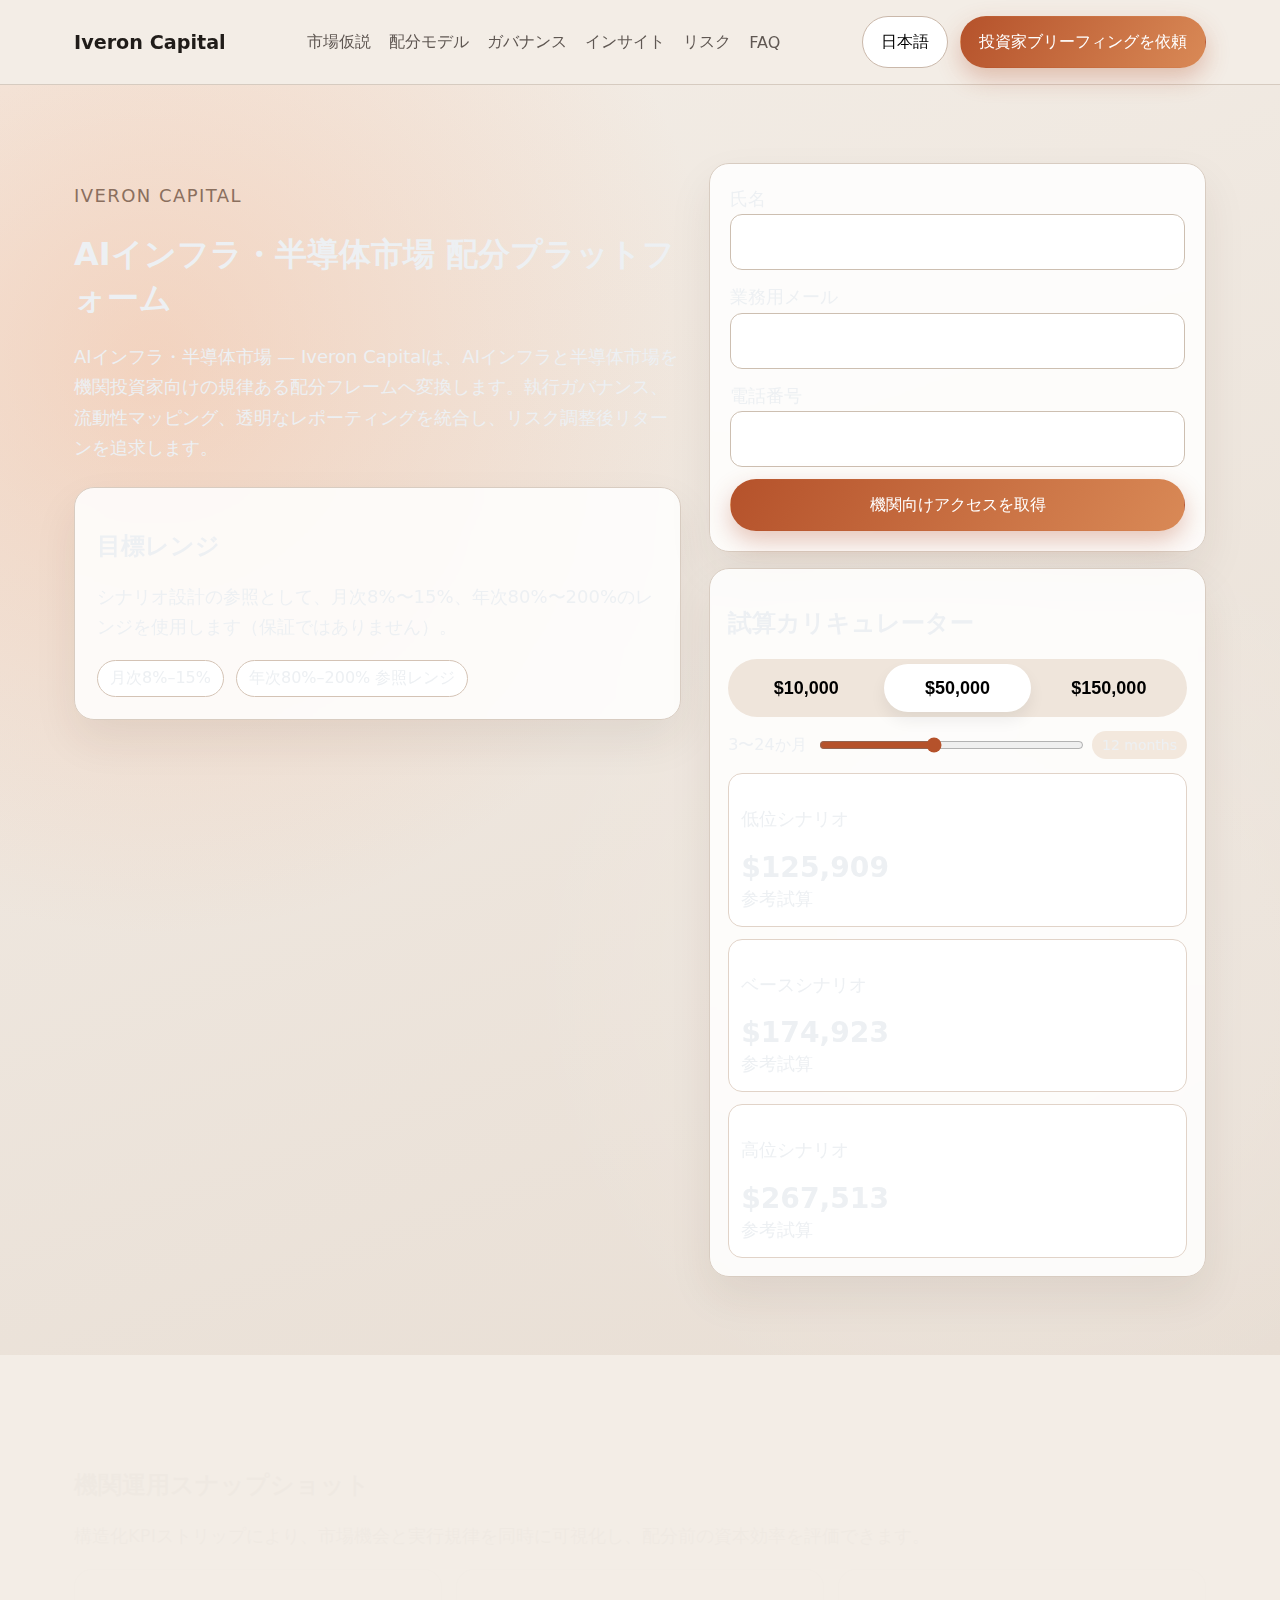
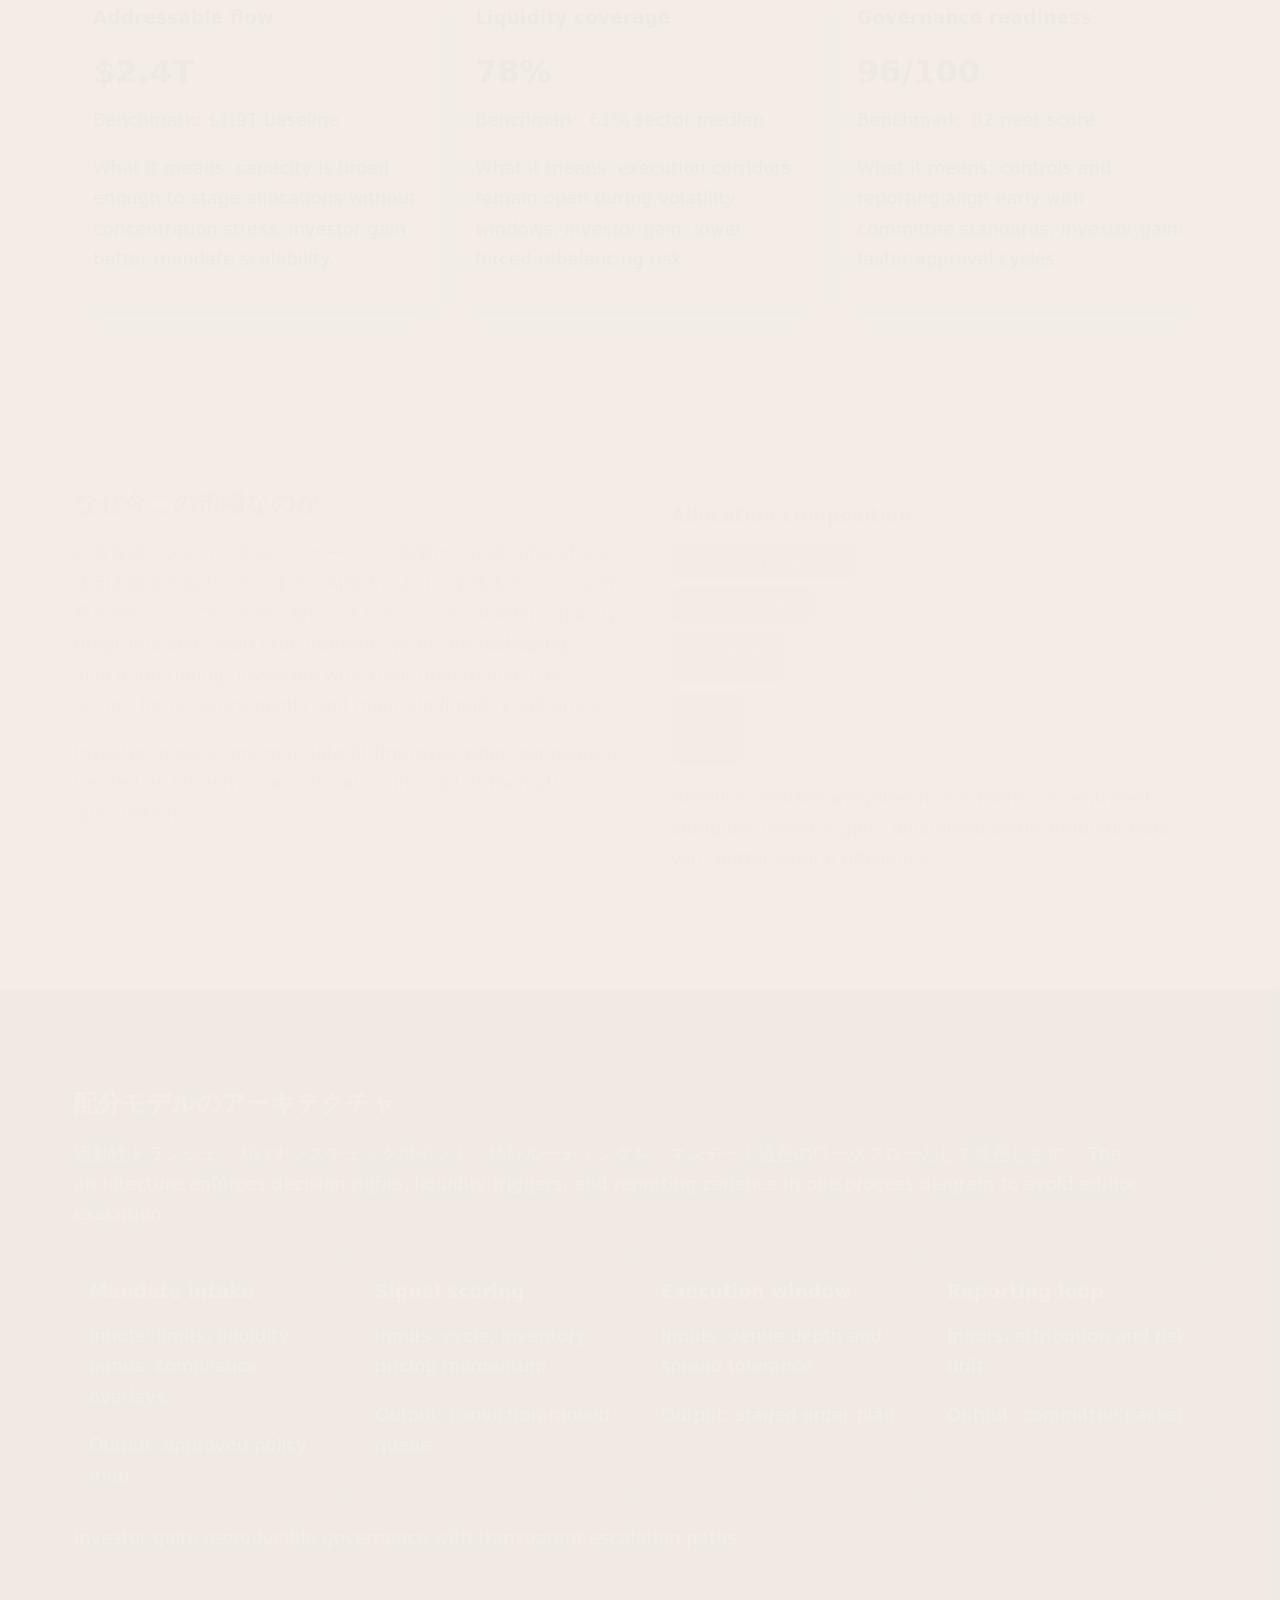
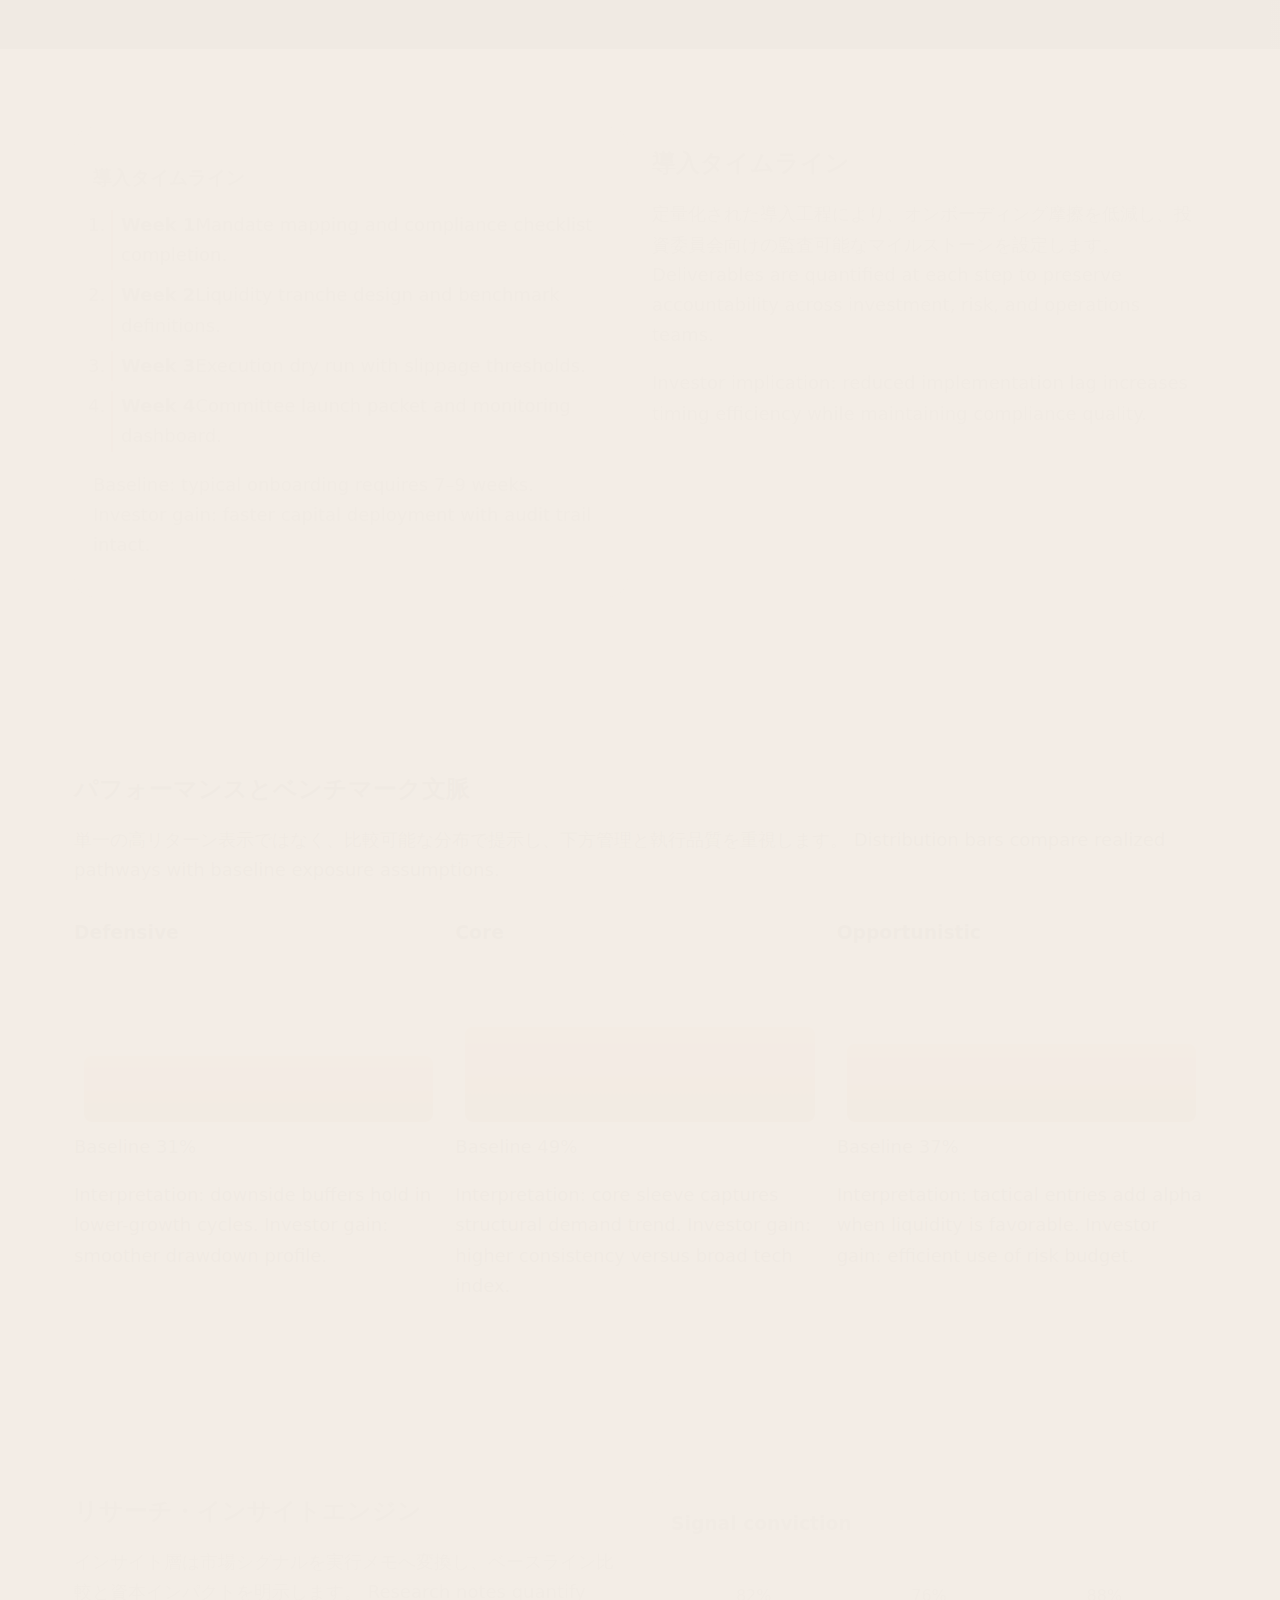
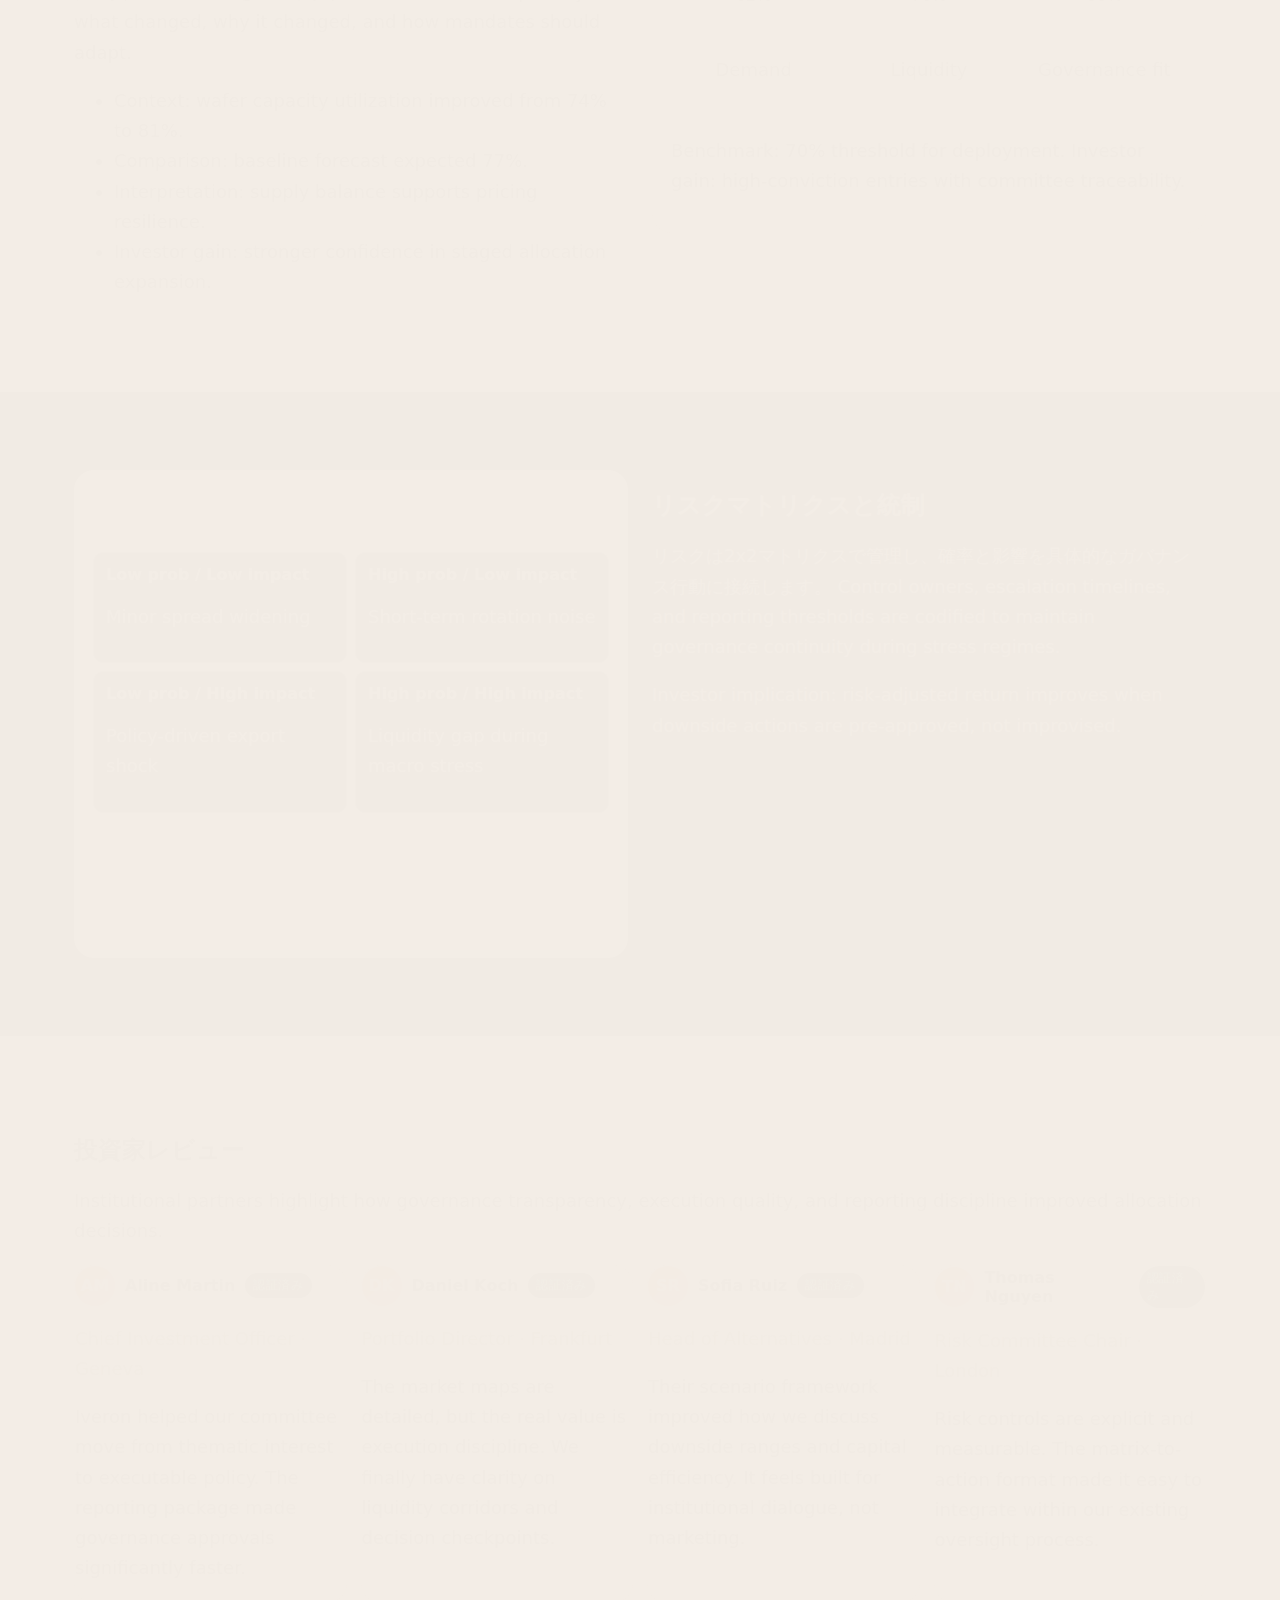
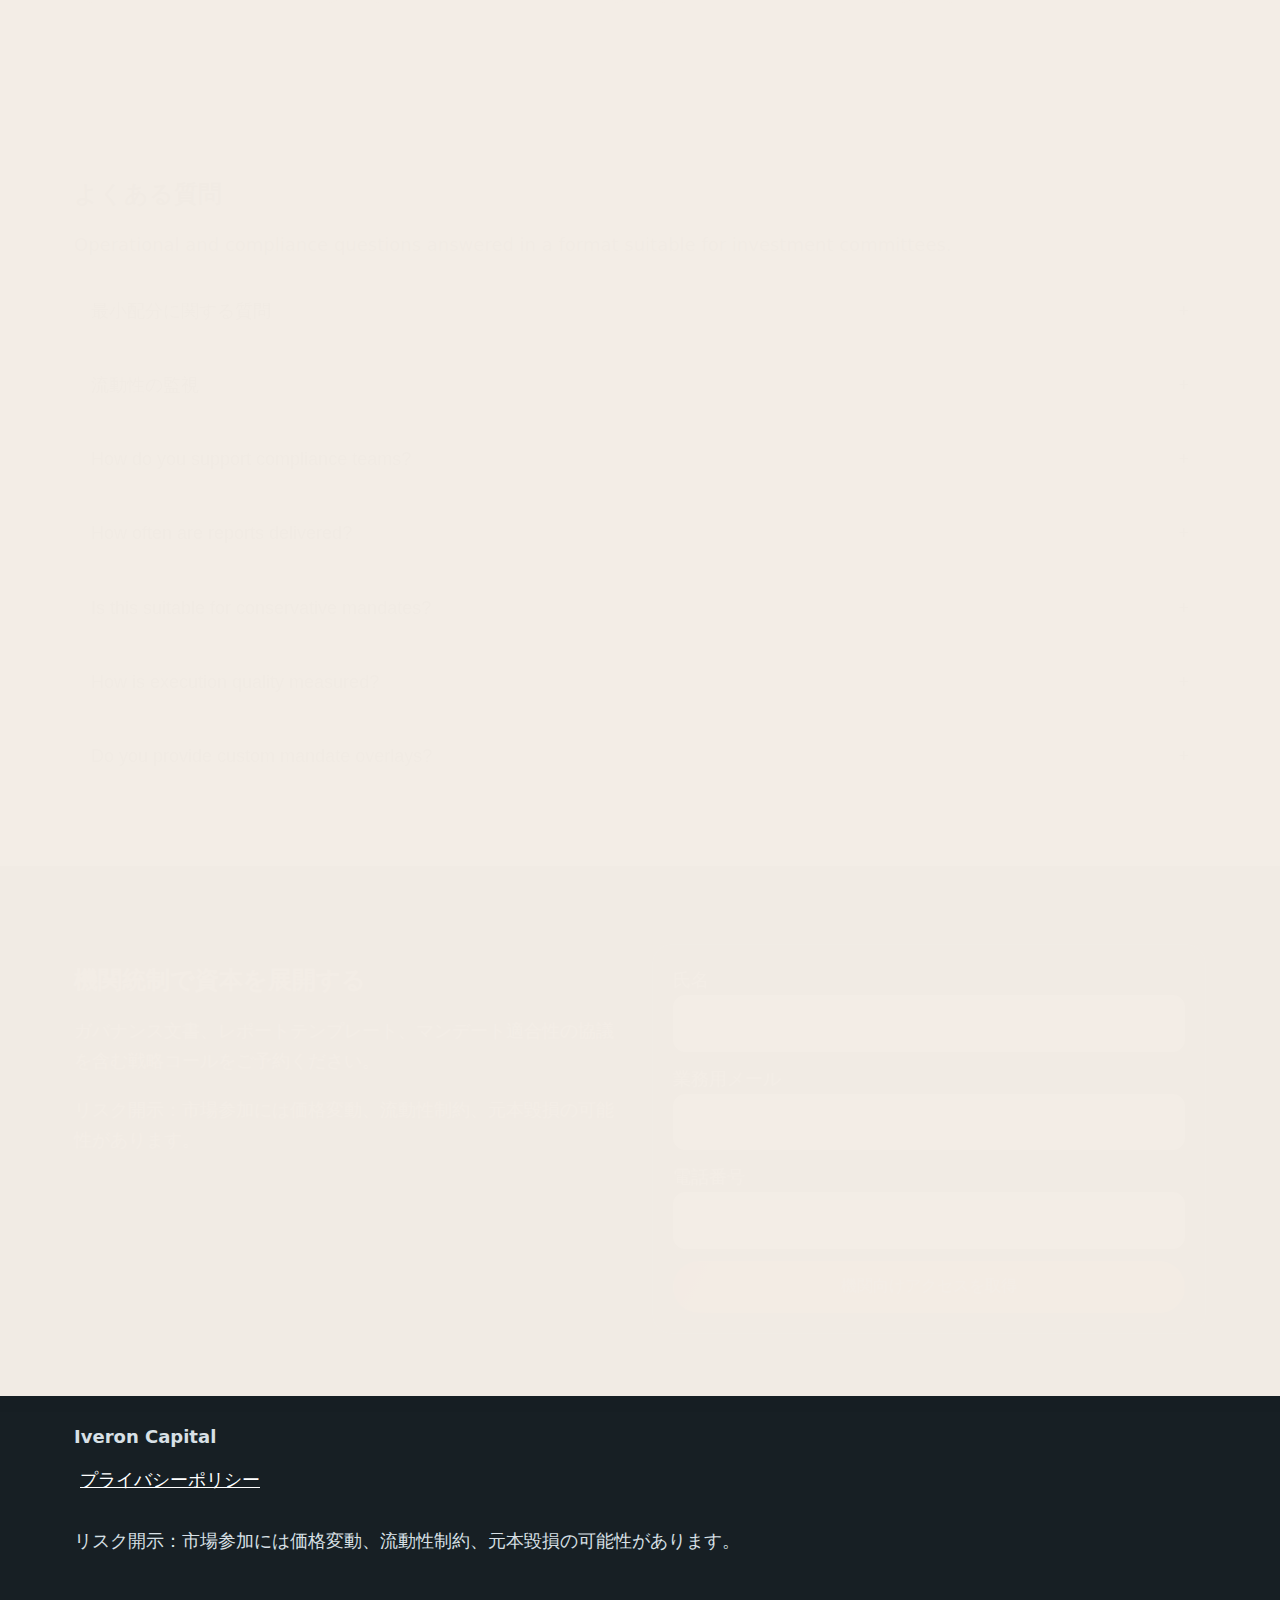
<file: jp/index.html>
<!DOCTYPE html>
<html lang="ja">
<head>
  <meta charset="UTF-8">
  <meta name="viewport" content="width=device-width, initial-scale=1.0">
  <title>Iveron Capital | AIインフラ・半導体市場</title>
  <meta name="description" content="Iveron Capitalによる機関投資家向けAIインフラ・半導体市場インサイトと配分モデル。">
  <link rel="canonical" href="https://iveroncapital.com/jp/index.html">
  <link rel="alternate" hreflang="en" href="https://iveroncapital.com/index.html">
<link rel="alternate" hreflang="de" href="https://iveroncapital.com/de/index.html">
<link rel="alternate" hreflang="fr" href="https://iveroncapital.com/fr/index.html">
<link rel="alternate" hreflang="es" href="https://iveroncapital.com/es/index.html">
<link rel="alternate" hreflang="it" href="https://iveroncapital.com/it/index.html">
<link rel="alternate" hreflang="tr" href="https://iveroncapital.com/tr/index.html">
<link rel="alternate" hreflang="pt" href="https://iveroncapital.com/pt/index.html">
<link rel="alternate" hreflang="ja" href="https://iveroncapital.com/jp/index.html">
<link rel="alternate" hreflang="sk" href="https://iveroncapital.com/sk/index.html">
<link rel="alternate" hreflang="en-BE" href="https://iveroncapital.com/be/index.html">
<link rel="alternate" hreflang="x-default" href="https://iveroncapital.com/index.html">
  <meta property="og:title" content="Iveron Capital | AIインフラ・半導体市場">
  <meta property="og:description" content="Iveron Capitalによる機関投資家向けAIインフラ・半導体市場インサイトと配分モデル。">
  <meta property="og:type" content="website">
  <meta property="og:url" content="https://iveroncapital.com/jp/index.html">
  <meta name="twitter:card" content="summary_large_image">
  <meta name="twitter:title" content="Iveron Capital | AIインフラ・半導体市場">
  <meta name="twitter:description" content="Iveron Capitalによる機関投資家向けAIインフラ・半導体市場インサイトと配分モデル。">
  <link rel="stylesheet" href="../assets/style.css">
  <script defer src="../assets/app.js"></script>
</head>
<body data-lang="jp">
  <header class="site-header">
    <div class="container header-inner">
      <a class="brand" href="../index.html">Iveron Capital</a>
      <nav class="desktop-nav" aria-label="Main Navigation">
        <a href="#market">市場仮説</a><a href="#model">配分モデル</a><a href="#governance">ガバナンス</a><a href="#insights">インサイト</a><a href="#risk">リスク</a><a href="#faq">FAQ</a>
      </nav>
      <div class="header-actions">
        <div class="lang-wrap" data-dropdown>
          <button class="lang-active" aria-haspopup="true" aria-expanded="false">日本語</button>
          <div class="lang-menu" role="menu"><a href="../index.html"><svg viewBox="0 0 24 16" aria-hidden="true"><rect width="24" height="16" fill="#012169"/><path d="M0 0l24 16M24 0L0 16" stroke="#fff" stroke-width="3"/><path d="M0 0l24 16M24 0L0 16" stroke="#C8102E" stroke-width="1.5"/><path d="M12 0v16M0 8h24" stroke="#fff" stroke-width="5"/><path d="M12 0v16M0 8h24" stroke="#C8102E" stroke-width="3"/></svg><span>English</span></a><a href="../de/index.html"><svg viewBox="0 0 24 16"><rect width="24" height="16" fill="#000"/><rect y="5.33" width="24" height="5.33" fill="#DD0000"/><rect y="10.66" width="24" height="5.34" fill="#FFCE00"/></svg><span>Deutsch</span></a><a href="../fr/index.html"><svg viewBox="0 0 24 16"><rect width="8" height="16" fill="#0055A4"/><rect x="8" width="8" height="16" fill="#fff"/><rect x="16" width="8" height="16" fill="#EF4135"/></svg><span>Français</span></a><a href="../es/index.html"><svg viewBox="0 0 24 16"><rect width="24" height="16" fill="#AA151B"/><rect y="4" width="24" height="8" fill="#F1BF00"/></svg><span>Español</span></a><a href="../it/index.html"><svg viewBox="0 0 24 16"><rect width="8" height="16" fill="#009246"/><rect x="8" width="8" height="16" fill="#fff"/><rect x="16" width="8" height="16" fill="#CE2B37"/></svg><span>Italiano</span></a><a href="../tr/index.html"><svg viewBox="0 0 24 16"><rect width="24" height="16" fill="#E30A17"/><circle cx="10" cy="8" r="4" fill="#fff"/><circle cx="11" cy="8" r="3.2" fill="#E30A17"/><polygon points="14.8,8 17.8,6.7 17.2,9.9 19.6,7.9 16.4,7.8" fill="#fff"/></svg><span>Türkçe</span></a><a href="../pt/index.html"><svg viewBox="0 0 24 16"><rect width="10" height="16" fill="#006600"/><rect x="10" width="14" height="16" fill="#FF0000"/><circle cx="10" cy="8" r="3" fill="#FFCC00"/></svg><span>Português</span></a><a href="../jp/index.html"><svg viewBox="0 0 24 16"><rect width="24" height="16" fill="#fff"/><circle cx="12" cy="8" r="4" fill="#BC002D"/></svg><span>日本語</span></a><a href="../sk/index.html"><svg viewBox="0 0 24 16"><rect width="24" height="5.33" fill="#fff"/><rect y="5.33" width="24" height="5.33" fill="#0B4EA2"/><rect y="10.66" width="24" height="5.34" fill="#EE1C25"/></svg><span>Slovenčina</span></a><a href="../be/index.html"><svg viewBox="0 0 24 16"><rect width="8" height="16" fill="#000"/><rect x="8" width="8" height="16" fill="#FDDA24"/><rect x="16" width="8" height="16" fill="#EF3340"/></svg><span>Belgium</span></a></div>
        </div>
        <a href="#final-cta" class="btn">投資家ブリーフィングを依頼</a>
        <button class="burger" aria-label="Open menu" aria-expanded="false" aria-controls="mobile-drawer"><span></span><span></span><span></span></button>
      </div>
    </div>
  </header>
  <aside class="drawer" id="mobile-drawer" aria-hidden="true">
    <div class="drawer-panel" role="dialog" aria-modal="true">
      <button class="drawer-close" aria-label="Close menu">✕</button>
      <nav class="drawer-nav"><a href="#market">市場仮説</a><a href="#model">配分モデル</a><a href="#governance">ガバナンス</a><a href="#insights">インサイト</a><a href="#risk">リスク</a><a href="#faq">FAQ</a></nav>
      <div class="drawer-lang"><a href="../index.html">English</a><a href="../de/index.html">Deutsch</a><a href="../fr/index.html">Français</a><a href="../es/index.html">Español</a><a href="../it/index.html">Italiano</a><a href="../tr/index.html">Türkçe</a><a href="../pt/index.html">Português</a><a href="../jp/index.html">日本語</a><a href="../sk/index.html">Slovenčina</a><a href="../be/index.html">Belgium</a></div>
      <a href="#final-cta" class="btn">投資家ブリーフィングを依頼</a>
    </div>
  </aside>

  <main>
    <section class="hero section-dark">
      <div class="container hero-grid">
        <div>
          <p class="eyebrow">Iveron Capital</p>
          <h1>AIインフラ・半導体市場 配分プラットフォーム</h1>
          <p class="lead">AIインフラ・半導体市場 — Iveron Capitalは、AIインフラと半導体市場を機関投資家向けの規律ある配分フレームへ変換します。執行ガバナンス、流動性マッピング、透明なレポーティングを統合し、リスク調整後リターンを追求します。</p>
          <article class="target-card glass">
            <h2>目標レンジ</h2>
            <p>シナリオ設計の参照として、月次8%〜15%、年次80%〜200%のレンジを使用します（保証ではありません）。</p>
            <div class="target-range"><span>月次8%–15%</span><span>年次80%–200% 参照レンジ</span></div>
          </article>
        </div>
        <div>
          <form class="lead-form" aria-label="Lead form">
            <label>氏名<input type="text" required></label>
            <label>業務用メール<input type="email" required></label>
            <label>電話番号<input type="tel" required></label>
            <button type="submit" class="btn">機関向けアクセスを取得</button>
          </form>
          <article class="calculator" aria-label="Projection calculator">
            <h2>試算カリキュレーター</h2>
            <div class="amount-segment" role="tablist" aria-label="Amount selector">
              <button data-amount="10000">$10,000</button>
              <button data-amount="50000" class="active">$50,000</button>
              <button data-amount="150000">$150,000</button>
            </div>
            <div class="slider-row"><span>3〜24か月</span><input type="range" min="3" max="24" value="12" class="month-slider"><span class="months-pill">12 months</span></div>
            <div class="result-grid">
              <div class="result-card"><p>低位シナリオ</p><strong data-low>$0</strong><small>参考試算</small></div>
              <div class="result-card"><p>ベースシナリオ</p><strong data-base>$0</strong><small>参考試算</small></div>
              <div class="result-card"><p>高位シナリオ</p><strong data-high>$0</strong><small>参考試算</small></div>
            </div>
          </article>
        </div>
      </div>
    </section>

    <section class="kpi-strip section-light" id="governance"><div class="container"><h2>機関運用スナップショット</h2><p>構造化KPIストリップにより、市場機会と実行規律を同時に可視化し、配分前の資本効率を評価できます。</p><div class="kpi-grid"><article><h3>Addressable flow</h3><p class="big">$2.4T</p><small>Benchmark: $1.9T baseline</small><p>What it means: capacity is broad enough to stage allocations without concentration stress. Investor gain: better mandate scalability.</p></article><article><h3>Liquidity coverage</h3><p class="big">78%</p><small>Benchmark: 61% sector median</small><p>What it means: execution corridors remain open during volatility windows. Investor gain: lower forced-rebalancing risk.</p></article><article><h3>Governance readiness</h3><p class="big">96/100</p><small>Benchmark: 82 peer score</small><p>What it means: controls and reporting align early with committee standards. Investor gain: faster approval cycles.</p></article></div></div></section>

    <section class="section split" id="market"><div class="container split-grid"><div><h2>なぜ今この市場なのか</h2><p>計算資源・メモリ・先端パッケージング需要は、従来の供給計画を上回る速度で拡大しています。AI導入により、半導体サイクルは消費主導からインフラ主導へ移行しました。 Cross-border capacity programs and cloud procurement cycles are reshaping allocation timing. Investors with clear governance can secure better entry points and maintain liquidity optionality.</p><p>Investor implication: mandate fit improves when exposure is treated as infrastructure allocation instead of thematic speculation.</p></div><div class="viz allocation"><h3>Allocation composition</h3><div class="stack"><span style="--w:36%">AI Compute 36%</span><span style="--w:28%">Memory 28%</span><span style="--w:22%">Packaging 22%</span><span style="--w:14%">Design Tools 14%</span></div><p>Baseline: market-weighted mix is more concentrated in compute. Investor gain: diversified semiconductor beta with better capital efficiency.</p></div></div></section>

    <section class="section section-dark" id="model"><div class="container"><h2>配分モデルのアーキテクチャ</h2><p>流動性トランシェ、ガバナンスチェックポイント、執行ルーティングを、マンデート適合のワークフローとして統合します。 The architecture enforces decision rights, liquidity triggers, and reporting cadence in one process diagram to avoid ad-hoc execution.</p><div class="process-diagram"><article><h3>Mandate intake</h3><p>Inputs: limits, liquidity bands, compliance overlays.</p><small>Output: approved policy map.</small></article><article><h3>Signal scoring</h3><p>Inputs: cycle, inventory, pricing momentum.</p><small>Output: conviction-ranked queue.</small></article><article><h3>Execution window</h3><p>Inputs: venue depth and spread tolerance.</p><small>Output: staged order plan.</small></article><article><h3>Reporting loop</h3><p>Inputs: attribution and risk drift.</p><small>Output: committee packet.</small></article></div><p>Investor gain: reproducible governance with transparent escalation paths.</p></div></section>

    <section class="section" id="process"><div class="container split-grid reverse"><div class="viz timeline"><h3>導入タイムライン</h3><ol><li><strong>Week 1</strong><span>Mandate mapping and compliance checklist completion.</span></li><li><strong>Week 2</strong><span>Liquidity tranche design and benchmark definitions.</span></li><li><strong>Week 3</strong><span>Execution dry run with slippage thresholds.</span></li><li><strong>Week 4</strong><span>Committee launch packet and monitoring dashboard.</span></li></ol><p>Baseline: typical onboarding requires 7–9 weeks. Investor gain: faster capital deployment with audit trail intact.</p></div><div><h2>導入タイムライン</h2><p>定量化された導入工程により、オンボーディング摩擦を低減し、投資委員会向けの監査可能なマイルストーンを設定します。 Deliverables are quantified at each step to preserve accountability across investment, risk, and operations teams.</p><p>Investor implication: reduced implementation lag increases timing efficiency while maintaining compliance quality.</p></div></div></section>

    <section class="section section-light" id="metrics"><div class="container"><h2>パフォーマンスとベンチマーク文脈</h2><p>単一の高リターン表示ではなく、比較可能な分布で提示し、下方管理と執行品質を重視します。 Distribution bars compare realized pathways with baseline exposure assumptions.</p><div class="dist-bars"><article><h3>Defensive</h3><div class="bar"><i style="--h:44%"></i></div><small>Baseline 31%</small><p>Interpretation: downside buffers hold in lower-growth cycles. Investor gain: smoother drawdown profile.</p></article><article><h3>Core</h3><div class="bar"><i style="--h:63%"></i></div><small>Baseline 49%</small><p>Interpretation: core sleeve captures structural demand trend. Investor gain: higher consistency versus broad tech index.</p></article><article><h3>Opportunistic</h3><div class="bar"><i style="--h:52%"></i></div><small>Baseline 37%</small><p>Interpretation: tactical entries add alpha when liquidity is favorable. Investor gain: efficient use of risk budget.</p></article></div></div></section>

    <section class="section" id="insights"><div class="container split-grid"><div><h2>リサーチ・インサイトエンジン</h2><p>インサイト層は市場シグナルを実行メモへ変換し、ベースライン比較と資本インパクトを明示します。 Research notes quantify what changed, why it changed, and how mandates should adapt.</p><ul><li>Context: wafer capacity utilization improved from 74% to 81%.</li><li>Comparison: baseline forecast expected 77%.</li><li>Interpretation: supply balance supports pricing resilience.</li><li>Investor gain: stronger confidence in staged allocation expansion.</li></ul></div><div class="viz ring-viz"><h3>Signal conviction</h3><div class="rings"><div><span>82%</span><small>Demand</small></div><div><span>76%</span><small>Liquidity</small></div><div><span>88%</span><small>Governance fit</small></div></div><p>Benchmark: 70% threshold for deployment. Investor gain: high-conviction entries with committee traceability.</p></div></div></section>

    <section class="section section-dark" id="risk"><div class="container split-grid reverse"><div class="viz risk-matrix"><h3>リスクマトリクスと統制</h3><div class="matrix"><div><strong>Low prob / Low impact</strong><p>Minor spread widening</p></div><div><strong>High prob / Low impact</strong><p>Short-term rotation noise</p></div><div><strong>Low prob / High impact</strong><p>Policy-driven export shock</p></div><div><strong>High prob / High impact</strong><p>Liquidity gap during macro stress</p></div></div><p>Baseline: unmanaged mandates escalate reactively. Investor gain: pre-defined responses reduce decision latency.</p></div><div><h2>リスクマトリクスと統制</h2><p>リスクは2x2マトリクスで管理し、確率と影響を具体的なガバナンス行動に接続します。 Control owners, escalation timelines, and reporting thresholds are codified to maintain governance continuity during stress regimes.</p><p>Investor implication: risk-adjusted return improves when downside actions are pre-approved, not improvised.</p></div></div></section>

    <section class="section" id="reviews"><div class="container"><h2>投資家レビュー</h2><p>Institutional partners highlight how governance transparency, execution quality, and reporting discipline improved allocation decisions.</p><div class="review-grid"><article class="review-card"><div class="review-head"><span class="avatar">AM</span><div class="review-id"><strong>Aline Martin</strong><span class="verified">認証済み</span></div></div><p class="review-role">Chief Investment Officer · Geneva</p><p>Iveron helped our committee move from thematic interest to executable policy. The reporting package made governance approvals significantly faster.</p></article><article class="review-card"><div class="review-head"><span class="avatar">DK</span><div class="review-id"><strong>Daniel Koch</strong><span class="verified">認証済み</span></div></div><p class="review-role">Portfolio Director · Frankfurt</p><p>The market maps are detailed, but the real value is execution discipline. We finally have clarity on liquidity corridors and decision checkpoints.</p></article><article class="review-card"><div class="review-head"><span class="avatar">SR</span><div class="review-id"><strong>Sofia Ruiz</strong><span class="verified">認証済み</span></div></div><p class="review-role">Head of Alternatives · Madrid</p><p>Their scenario framework improved how we discuss downside ranges and capital efficiency. It feels built for institutional dialogue, not marketing.</p></article><article class="review-card"><div class="review-head"><span class="avatar">TN</span><div class="review-id"><strong>Thomas Nguyen</strong><span class="verified">認証済み</span></div></div><p class="review-role">Risk Committee Chair · London</p><p>Risk controls are explicit and measurable. The matrix-to-action format made it easy to integrate within our existing oversight process.</p></article></div></div></section>

    <section class="section section-light" id="faq"><div class="container"><h2>よくある質問</h2><p>Operational and compliance questions answered in a format suitable for investment committees.</p><div class="faq-list"><article class="faq-item"><button class="faq-question" aria-expanded="false"><span>最小配分に関する質問</span><span>+</span></button><div class="faq-answer"><p>Most institutional mandates begin from a strategic pilot allocation. Our framework is optimized for capital pools that need formal reporting, staged deployment, and liquidity visibility.</p></div></article><article class="faq-item"><button class="faq-question" aria-expanded="false"><span>流動性の監視</span><span>+</span></button><div class="faq-answer"><p>Each strategy sleeve is mapped by expected execution window, venue depth, and unwind assumptions. Weekly dashboards show liquidity drift and trigger governance alerts when thresholds move.</p></div></article><article class="faq-item"><button class="faq-question" aria-expanded="false"><span>How do you support compliance teams?</span><span>+</span></button><div class="faq-answer"><p>We provide policy-ready documentation covering investment rationale, controls, counterparty mapping, and decision logs so internal compliance teams can review a consistent audit trail.</p></div></article><article class="faq-item"><button class="faq-question" aria-expanded="false"><span>How often are reports delivered?</span><span>+</span></button><div class="faq-answer"><p>Core reporting is monthly, with interim signal notes when market structure changes materially. Committees receive attribution, benchmark context, and scenario updates in a standardized pack.</p></div></article><article class="faq-item"><button class="faq-question" aria-expanded="false"><span>Is this suitable for conservative mandates?</span><span>+</span></button><div class="faq-answer"><p>Yes, through phased exposure bands and explicit risk budgets. Allocation pacing is designed to preserve capital efficiency while maintaining governance discipline.</p></div></article><article class="faq-item"><button class="faq-question" aria-expanded="false"><span>How is execution quality measured?</span><span>+</span></button><div class="faq-answer"><p>Execution quality blends slippage analysis, timing efficiency, and post-trade drift. The benchmark is not only return, but how consistently return is captured relative to market opportunity.</p></div></article><article class="faq-item"><button class="faq-question" aria-expanded="false"><span>Do you provide custom mandate overlays?</span><span>+</span></button><div class="faq-answer"><p>Yes. We can layer concentration limits, jurisdiction constraints, and ESG exclusions without breaking reporting continuity.</p></div></article></div></div></section>

    <section class="section final section-dark" id="final-cta"><div class="container split-grid"><div><h2>機関統制で資本を展開する</h2><p>ガバナンス文書、レポートテンプレート、マンデート適合性の協議を含む戦略コールをご予約ください。</p><p>リスク開示：市場参加には価格変動、流動性制約、元本毀損の可能性があります。</p></div><form class="lead-form" aria-label="Final lead form"><label>氏名<input type="text" required></label><label>業務用メール<input type="email" required></label><label>電話番号<input type="tel" required></label><button type="submit" class="btn">機関向けアクセスを取得</button></form></div></section>
  </main>

  <footer class="site-footer"><div class="container footer-inner"><strong>Iveron Capital</strong><button class="privacy-open" type="button">プライバシーポリシー</button><p>リスク開示：市場参加には価格変動、流動性制約、元本毀損の可能性があります。</p></div></footer>

  <div class="modal" aria-hidden="true"><div class="modal-panel" role="dialog" aria-modal="true" aria-labelledby="privacy-title"><button class="modal-x" aria-label="Close">✕</button><h2 id="privacy-title">プライバシーポリシー</h2><div class="modal-content"><section><h3>Introduction</h3><p>Iveron Capital processes personal data to provide institutional market briefings and investor communications in a transparent, lawful manner.</p></section><section><h3>Data collection</h3><p>We collect contact details submitted through forms, interaction metadata, and communication preferences to deliver requested services.</p></section><section><h3>Legal basis</h3><p>Processing relies on legitimate interest, contractual necessity for requested meetings, and consent where required by local regulation.</p></section><section><h3>Cookies</h3><p>We use essential and analytical cookies to improve usability and understand content relevance. Cookie choices can be adjusted in browser settings.</p></section><section><h3>Retention</h3><p>Data is retained only for the period needed to fulfill investor communication, regulatory, and audit obligations.</p></section><section><h3>Third-party sharing</h3><p>Service providers may process limited data under strict confidentiality and security obligations. We do not sell personal data.</p></section><section><h3>Security</h3><p>We apply access controls, encryption in transit, and operational monitoring to reduce unauthorized access risk.</p></section><section><h3>User rights</h3><p>Depending on jurisdiction, users may request access, correction, deletion, portability, or restriction of processing.</p></section><section><h3>International transfers</h3><p>If data is transferred internationally, appropriate safeguards and contractual protections are applied.</p></section><section><h3>Industry risk disclosure</h3><p>Market intelligence does not constitute guaranteed outcomes. Semiconductor and AI infrastructure exposure can be volatile and may lead to losses.</p></section><section><h3>Contact</h3><p>For privacy requests, contact privacy@iveroncapital.com and include your jurisdiction and preferred response channel.</p></section></div><div class="modal-footer"><button class="modal-close">Close</button></div></div></div>

  <script type="application/ld+json">{"@context":"https://schema.org","@graph":[{"@type":"Organization","name":"Iveron Capital","url":"https://iveroncapital.com"},{"@type":"WebSite","name":"Iveron Capital","url":"https://iveroncapital.com/jp/index.html"},{"@type":"FAQPage","mainEntity":[{"@type": "Question", "name": "最小配分に関する質問", "acceptedAnswer": {"@type": "Answer", "text": "Most institutional mandates begin from a strategic pilot allocation. Our framework is optimized for capital pools that need formal reporting, staged deployment, and liquidity visibility."}},{"@type": "Question", "name": "流動性の監視", "acceptedAnswer": {"@type": "Answer", "text": "Each strategy sleeve is mapped by expected execution window, venue depth, and unwind assumptions. Weekly dashboards show liquidity drift and trigger governance alerts when thresholds move."}},{"@type": "Question", "name": "How do you support compliance teams?", "acceptedAnswer": {"@type": "Answer", "text": "We provide policy-ready documentation covering investment rationale, controls, counterparty mapping, and decision logs so internal compliance teams can review a consistent audit trail."}},{"@type": "Question", "name": "How often are reports delivered?", "acceptedAnswer": {"@type": "Answer", "text": "Core reporting is monthly, with interim signal notes when market structure changes materially. Committees receive attribution, benchmark context, and scenario updates in a standardized pack."}}]},{"@type":"Review","author":{"@type":"Person","name":"Aline Martin"},"reviewBody":"Iveron helped our committee move from thematic interest to executable policy. The reporting package made governance approvals significantly faster.","reviewRating":{"@type":"Rating","ratingValue":"5"}}]}</script>
</body></html>
</file>
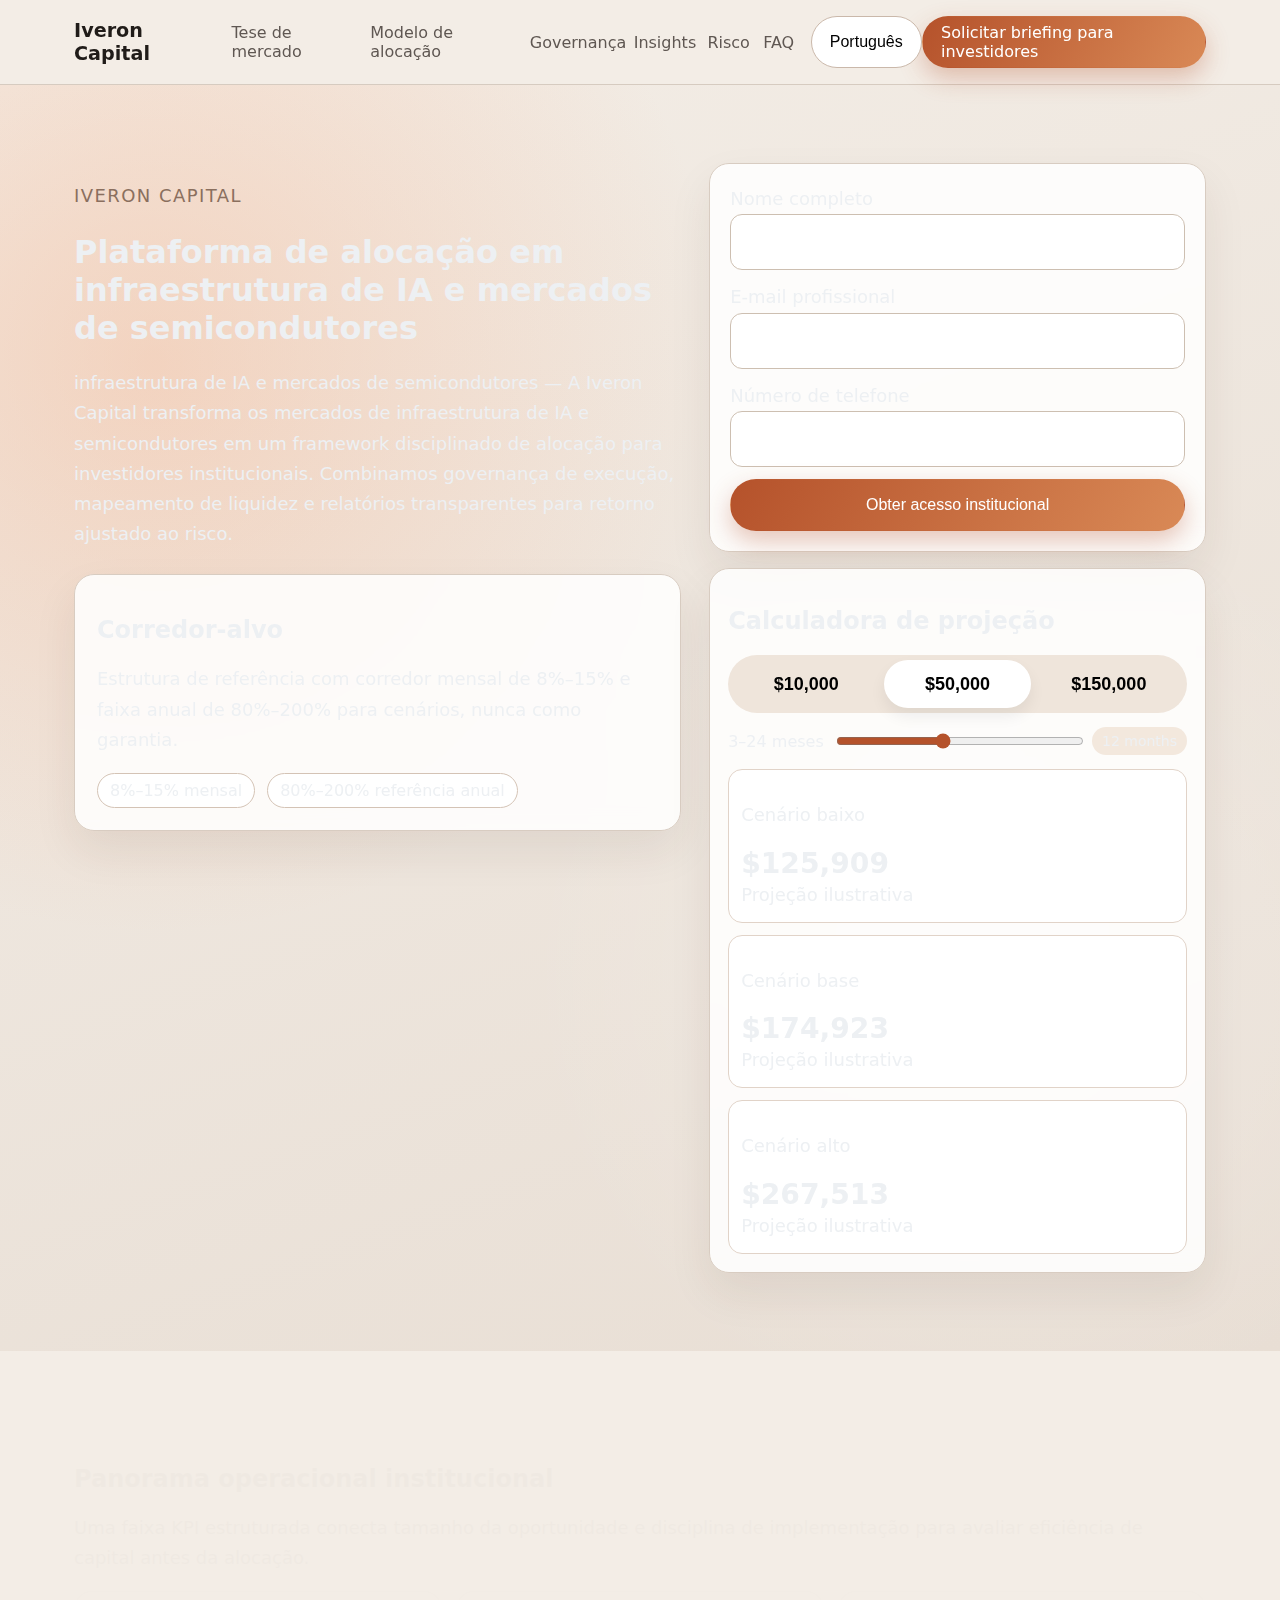
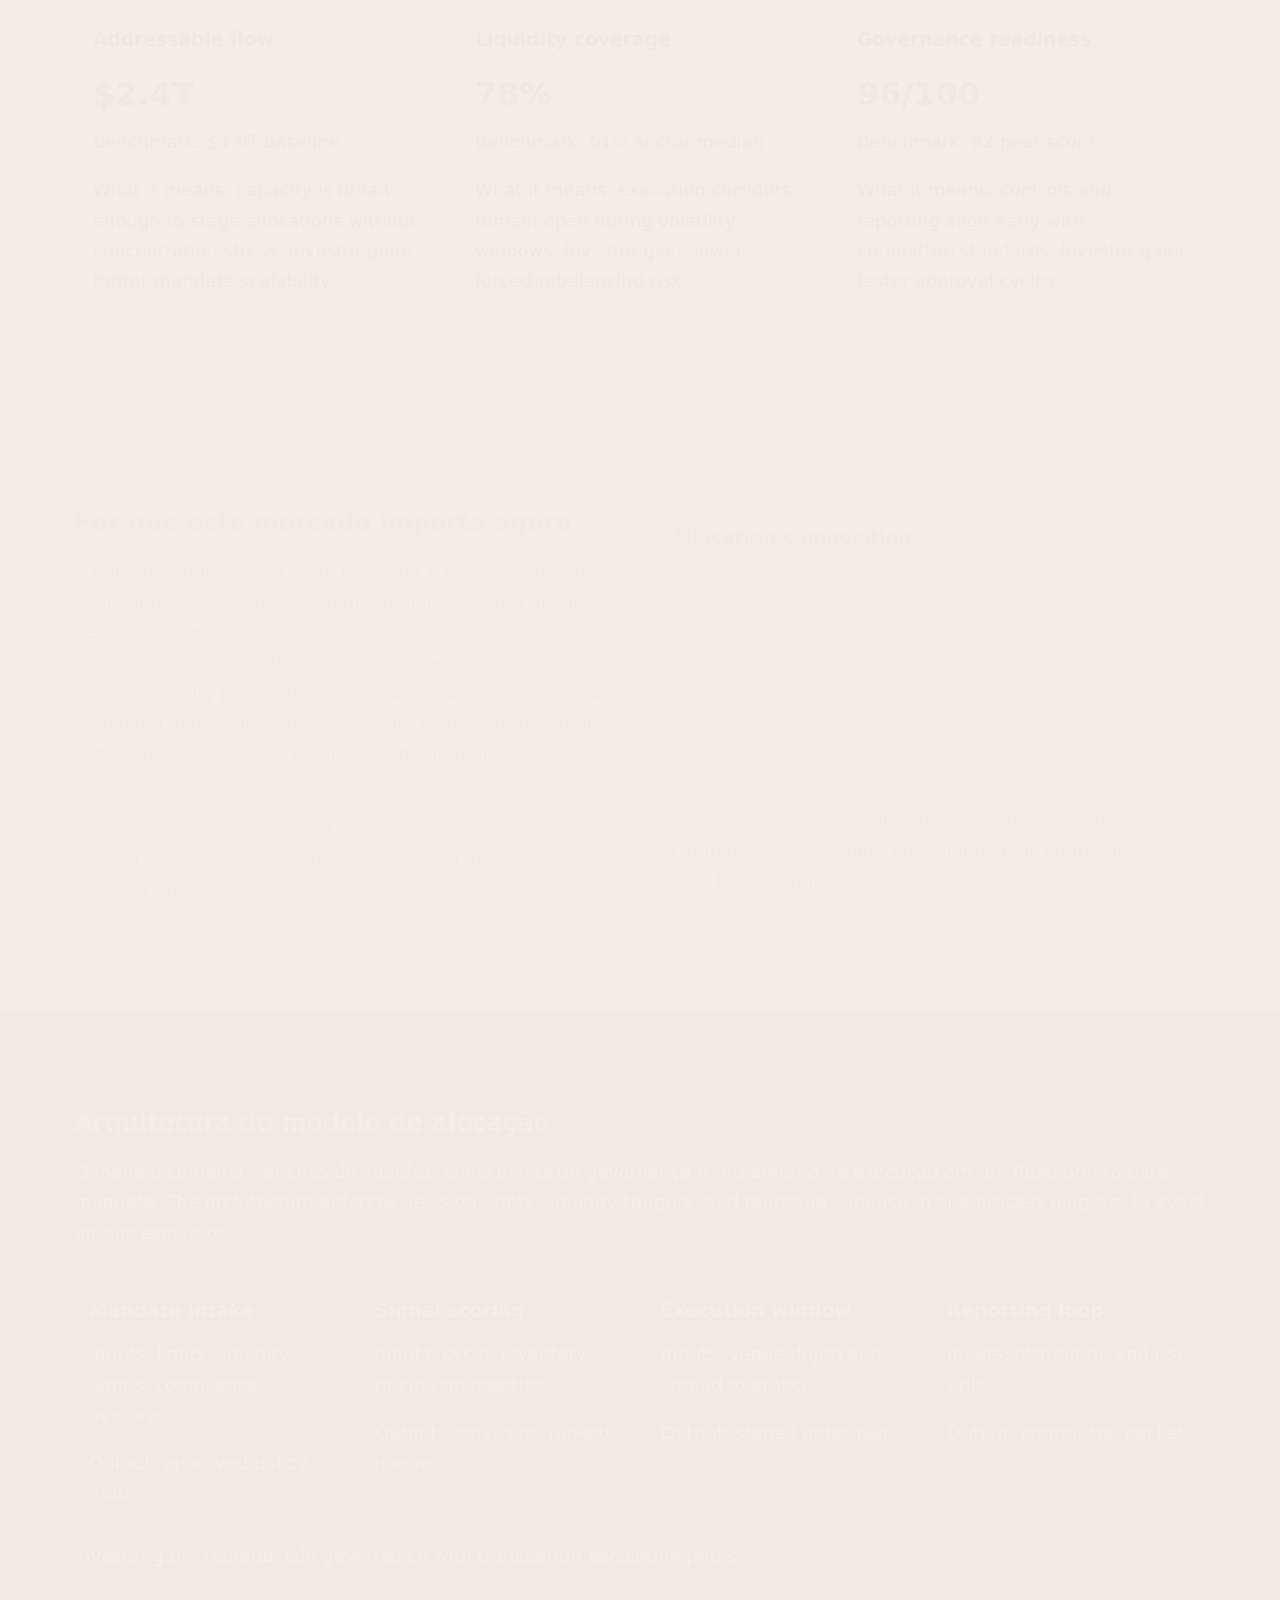
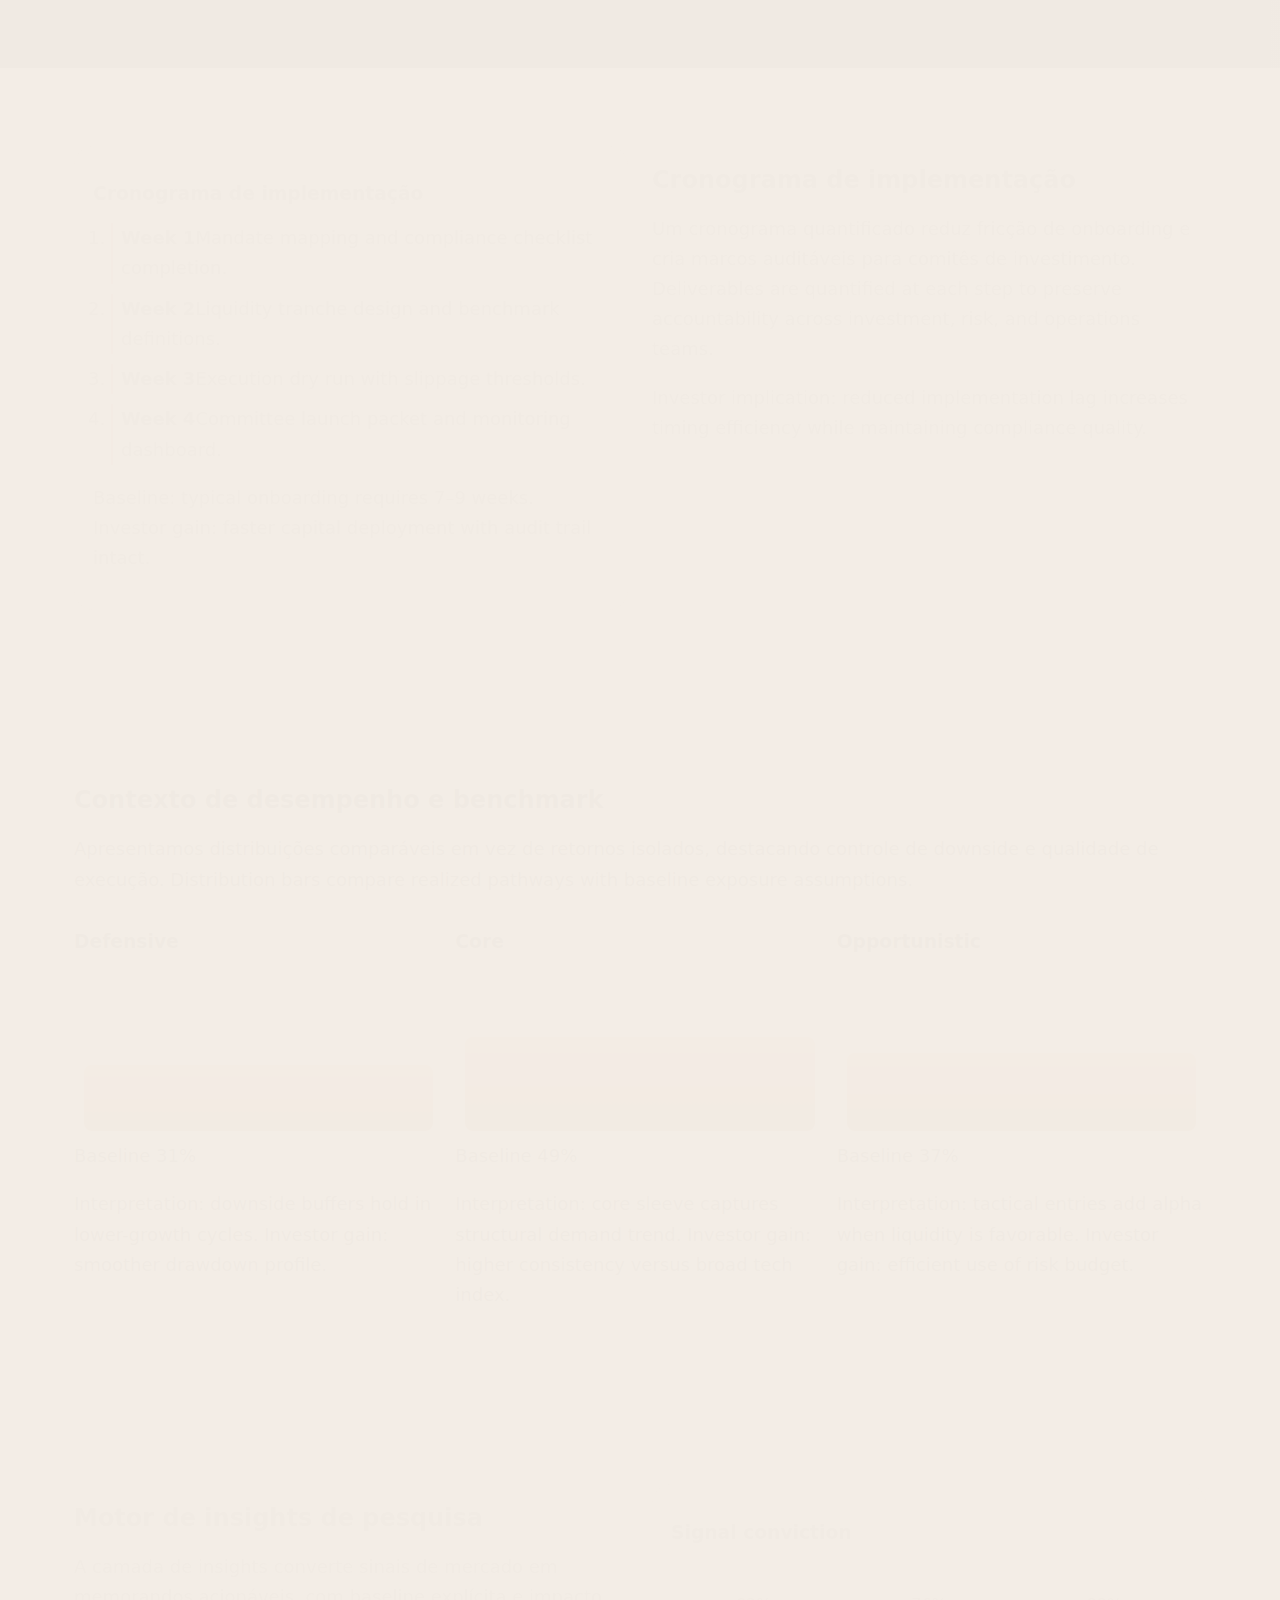
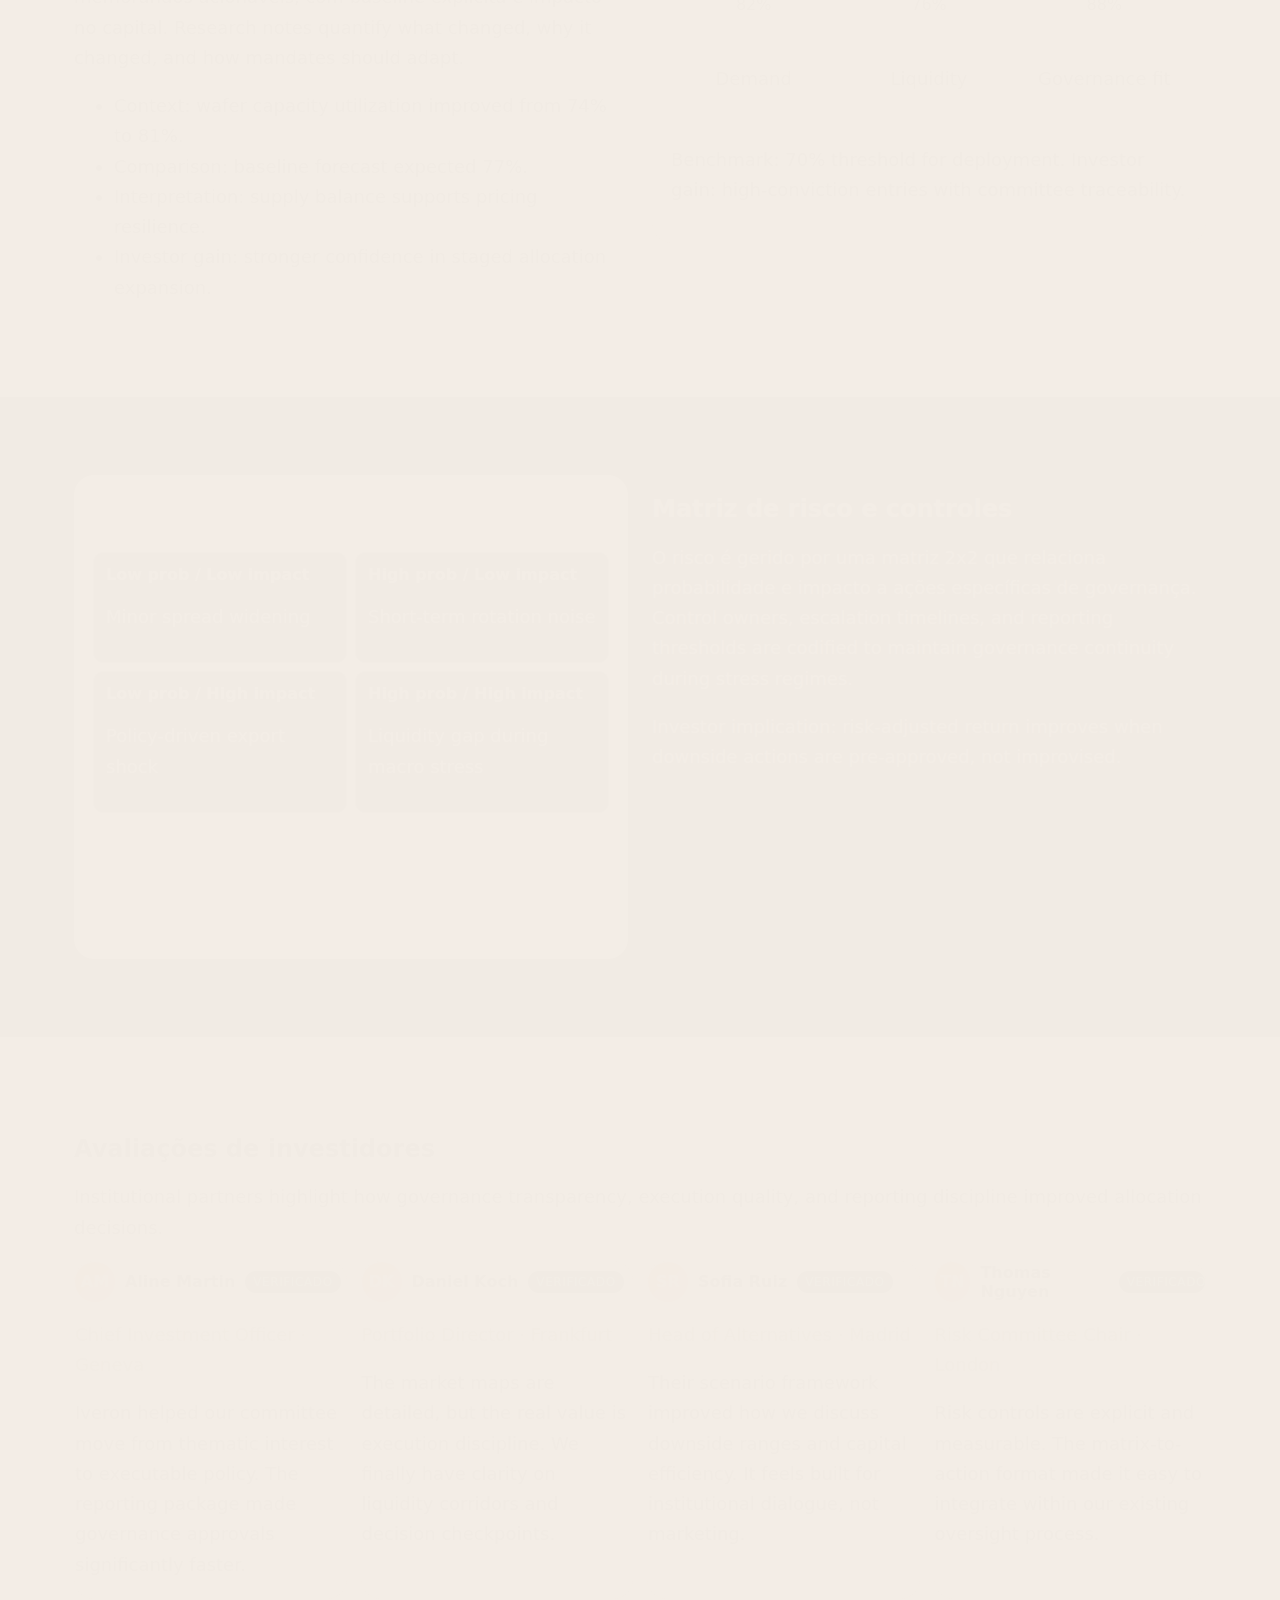
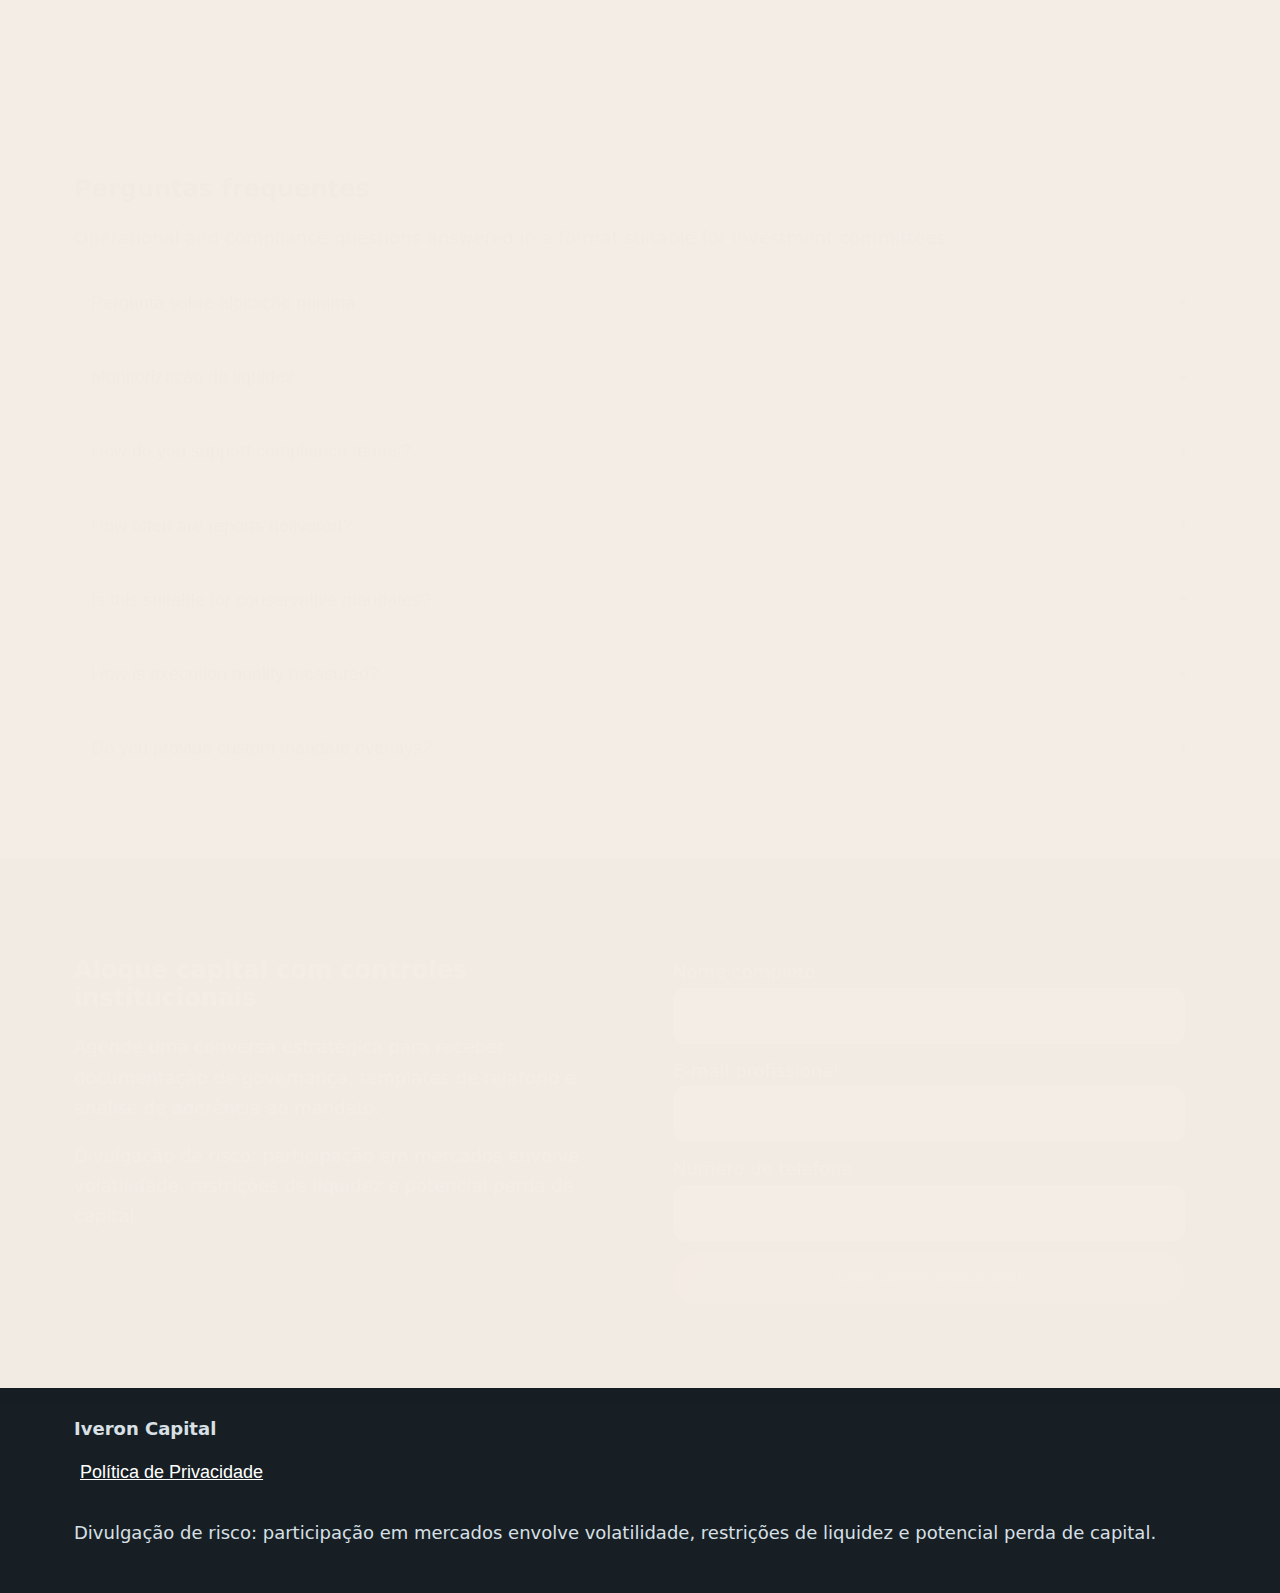
<file: pt/index.html>
<!DOCTYPE html>
<html lang="pt">
<head>
  <meta charset="UTF-8">
  <meta name="viewport" content="width=device-width, initial-scale=1.0">
  <title>Iveron Capital | Mercados de infraestrutura de IA e semicondutores</title>
  <meta name="description" content="Plataforma institucional para mercados de IA e semicondutores com modelos de alocação e captação qualificada.">
  <link rel="canonical" href="https://iveroncapital.com/pt/index.html">
  <link rel="alternate" hreflang="en" href="https://iveroncapital.com/index.html">
<link rel="alternate" hreflang="de" href="https://iveroncapital.com/de/index.html">
<link rel="alternate" hreflang="fr" href="https://iveroncapital.com/fr/index.html">
<link rel="alternate" hreflang="es" href="https://iveroncapital.com/es/index.html">
<link rel="alternate" hreflang="it" href="https://iveroncapital.com/it/index.html">
<link rel="alternate" hreflang="tr" href="https://iveroncapital.com/tr/index.html">
<link rel="alternate" hreflang="pt" href="https://iveroncapital.com/pt/index.html">
<link rel="alternate" hreflang="ja" href="https://iveroncapital.com/jp/index.html">
<link rel="alternate" hreflang="sk" href="https://iveroncapital.com/sk/index.html">
<link rel="alternate" hreflang="en-BE" href="https://iveroncapital.com/be/index.html">
<link rel="alternate" hreflang="x-default" href="https://iveroncapital.com/index.html">
  <meta property="og:title" content="Iveron Capital | Mercados de infraestrutura de IA e semicondutores">
  <meta property="og:description" content="Plataforma institucional para mercados de IA e semicondutores com modelos de alocação e captação qualificada.">
  <meta property="og:type" content="website">
  <meta property="og:url" content="https://iveroncapital.com/pt/index.html">
  <meta name="twitter:card" content="summary_large_image">
  <meta name="twitter:title" content="Iveron Capital | Mercados de infraestrutura de IA e semicondutores">
  <meta name="twitter:description" content="Plataforma institucional para mercados de IA e semicondutores com modelos de alocação e captação qualificada.">
  <link rel="stylesheet" href="../assets/style.css">
  <script defer src="../assets/app.js"></script>
</head>
<body data-lang="pt">
  <header class="site-header">
    <div class="container header-inner">
      <a class="brand" href="../index.html">Iveron Capital</a>
      <nav class="desktop-nav" aria-label="Main Navigation">
        <a href="#market">Tese de mercado</a><a href="#model">Modelo de alocação</a><a href="#governance">Governança</a><a href="#insights">Insights</a><a href="#risk">Risco</a><a href="#faq">FAQ</a>
      </nav>
      <div class="header-actions">
        <div class="lang-wrap" data-dropdown>
          <button class="lang-active" aria-haspopup="true" aria-expanded="false">Português</button>
          <div class="lang-menu" role="menu"><a href="../index.html"><svg viewBox="0 0 24 16" aria-hidden="true"><rect width="24" height="16" fill="#012169"/><path d="M0 0l24 16M24 0L0 16" stroke="#fff" stroke-width="3"/><path d="M0 0l24 16M24 0L0 16" stroke="#C8102E" stroke-width="1.5"/><path d="M12 0v16M0 8h24" stroke="#fff" stroke-width="5"/><path d="M12 0v16M0 8h24" stroke="#C8102E" stroke-width="3"/></svg><span>English</span></a><a href="../de/index.html"><svg viewBox="0 0 24 16"><rect width="24" height="16" fill="#000"/><rect y="5.33" width="24" height="5.33" fill="#DD0000"/><rect y="10.66" width="24" height="5.34" fill="#FFCE00"/></svg><span>Deutsch</span></a><a href="../fr/index.html"><svg viewBox="0 0 24 16"><rect width="8" height="16" fill="#0055A4"/><rect x="8" width="8" height="16" fill="#fff"/><rect x="16" width="8" height="16" fill="#EF4135"/></svg><span>Français</span></a><a href="../es/index.html"><svg viewBox="0 0 24 16"><rect width="24" height="16" fill="#AA151B"/><rect y="4" width="24" height="8" fill="#F1BF00"/></svg><span>Español</span></a><a href="../it/index.html"><svg viewBox="0 0 24 16"><rect width="8" height="16" fill="#009246"/><rect x="8" width="8" height="16" fill="#fff"/><rect x="16" width="8" height="16" fill="#CE2B37"/></svg><span>Italiano</span></a><a href="../tr/index.html"><svg viewBox="0 0 24 16"><rect width="24" height="16" fill="#E30A17"/><circle cx="10" cy="8" r="4" fill="#fff"/><circle cx="11" cy="8" r="3.2" fill="#E30A17"/><polygon points="14.8,8 17.8,6.7 17.2,9.9 19.6,7.9 16.4,7.8" fill="#fff"/></svg><span>Türkçe</span></a><a href="../pt/index.html"><svg viewBox="0 0 24 16"><rect width="10" height="16" fill="#006600"/><rect x="10" width="14" height="16" fill="#FF0000"/><circle cx="10" cy="8" r="3" fill="#FFCC00"/></svg><span>Português</span></a><a href="../jp/index.html"><svg viewBox="0 0 24 16"><rect width="24" height="16" fill="#fff"/><circle cx="12" cy="8" r="4" fill="#BC002D"/></svg><span>日本語</span></a><a href="../sk/index.html"><svg viewBox="0 0 24 16"><rect width="24" height="5.33" fill="#fff"/><rect y="5.33" width="24" height="5.33" fill="#0B4EA2"/><rect y="10.66" width="24" height="5.34" fill="#EE1C25"/></svg><span>Slovenčina</span></a><a href="../be/index.html"><svg viewBox="0 0 24 16"><rect width="8" height="16" fill="#000"/><rect x="8" width="8" height="16" fill="#FDDA24"/><rect x="16" width="8" height="16" fill="#EF3340"/></svg><span>Belgium</span></a></div>
        </div>
        <a href="#final-cta" class="btn">Solicitar briefing para investidores</a>
        <button class="burger" aria-label="Open menu" aria-expanded="false" aria-controls="mobile-drawer"><span></span><span></span><span></span></button>
      </div>
    </div>
  </header>
  <aside class="drawer" id="mobile-drawer" aria-hidden="true">
    <div class="drawer-panel" role="dialog" aria-modal="true">
      <button class="drawer-close" aria-label="Close menu">✕</button>
      <nav class="drawer-nav"><a href="#market">Tese de mercado</a><a href="#model">Modelo de alocação</a><a href="#governance">Governança</a><a href="#insights">Insights</a><a href="#risk">Risco</a><a href="#faq">FAQ</a></nav>
      <div class="drawer-lang"><a href="../index.html">English</a><a href="../de/index.html">Deutsch</a><a href="../fr/index.html">Français</a><a href="../es/index.html">Español</a><a href="../it/index.html">Italiano</a><a href="../tr/index.html">Türkçe</a><a href="../pt/index.html">Português</a><a href="../jp/index.html">日本語</a><a href="../sk/index.html">Slovenčina</a><a href="../be/index.html">Belgium</a></div>
      <a href="#final-cta" class="btn">Solicitar briefing para investidores</a>
    </div>
  </aside>

  <main>
    <section class="hero section-dark">
      <div class="container hero-grid">
        <div>
          <p class="eyebrow">Iveron Capital</p>
          <h1>Plataforma de alocação em infraestrutura de IA e mercados de semicondutores</h1>
          <p class="lead">infraestrutura de IA e mercados de semicondutores — A Iveron Capital transforma os mercados de infraestrutura de IA e semicondutores em um framework disciplinado de alocação para investidores institucionais. Combinamos governança de execução, mapeamento de liquidez e relatórios transparentes para retorno ajustado ao risco.</p>
          <article class="target-card glass">
            <h2>Corredor-alvo</h2>
            <p>Estrutura de referência com corredor mensal de 8%–15% e faixa anual de 80%–200% para cenários, nunca como garantia.</p>
            <div class="target-range"><span>8%–15% mensal</span><span>80%–200% referência anual</span></div>
          </article>
        </div>
        <div>
          <form class="lead-form" aria-label="Lead form">
            <label>Nome completo<input type="text" required></label>
            <label>E-mail profissional<input type="email" required></label>
            <label>Número de telefone<input type="tel" required></label>
            <button type="submit" class="btn">Obter acesso institucional</button>
          </form>
          <article class="calculator" aria-label="Projection calculator">
            <h2>Calculadora de projeção</h2>
            <div class="amount-segment" role="tablist" aria-label="Amount selector">
              <button data-amount="10000">$10,000</button>
              <button data-amount="50000" class="active">$50,000</button>
              <button data-amount="150000">$150,000</button>
            </div>
            <div class="slider-row"><span>3–24 meses</span><input type="range" min="3" max="24" value="12" class="month-slider"><span class="months-pill">12 months</span></div>
            <div class="result-grid">
              <div class="result-card"><p>Cenário baixo</p><strong data-low>$0</strong><small>Projeção ilustrativa</small></div>
              <div class="result-card"><p>Cenário base</p><strong data-base>$0</strong><small>Projeção ilustrativa</small></div>
              <div class="result-card"><p>Cenário alto</p><strong data-high>$0</strong><small>Projeção ilustrativa</small></div>
            </div>
          </article>
        </div>
      </div>
    </section>

    <section class="kpi-strip section-light" id="governance"><div class="container"><h2>Panorama operacional institucional</h2><p>Uma faixa KPI estruturada conecta tamanho da oportunidade e disciplina de implementação para avaliar eficiência de capital antes da alocação.</p><div class="kpi-grid"><article><h3>Addressable flow</h3><p class="big">$2.4T</p><small>Benchmark: $1.9T baseline</small><p>What it means: capacity is broad enough to stage allocations without concentration stress. Investor gain: better mandate scalability.</p></article><article><h3>Liquidity coverage</h3><p class="big">78%</p><small>Benchmark: 61% sector median</small><p>What it means: execution corridors remain open during volatility windows. Investor gain: lower forced-rebalancing risk.</p></article><article><h3>Governance readiness</h3><p class="big">96/100</p><small>Benchmark: 82 peer score</small><p>What it means: controls and reporting align early with committee standards. Investor gain: faster approval cycles.</p></article></div></div></section>

    <section class="section split" id="market"><div class="container split-grid"><div><h2>Por que este mercado importa agora</h2><p>A demanda por computação, memória e empacotamento avançado cresce mais rápido que o planejamento histórico de oferta. A implementação de IA deslocou o ciclo de semicondutores para demanda de infraestrutura. Cross-border capacity programs and cloud procurement cycles are reshaping allocation timing. Investors with clear governance can secure better entry points and maintain liquidity optionality.</p><p>Investor implication: mandate fit improves when exposure is treated as infrastructure allocation instead of thematic speculation.</p></div><div class="viz allocation"><h3>Allocation composition</h3><div class="stack"><span style="--w:36%">AI Compute 36%</span><span style="--w:28%">Memory 28%</span><span style="--w:22%">Packaging 22%</span><span style="--w:14%">Design Tools 14%</span></div><p>Baseline: market-weighted mix is more concentrated in compute. Investor gain: diversified semiconductor beta with better capital efficiency.</p></div></div></section>

    <section class="section section-dark" id="model"><div class="container"><h2>Arquitetura do modelo de alocação</h2><p>O modelo combina tranches de liquidez, checkpoints de governança e roteamento de execução em um fluxo pronto para mandato. The architecture enforces decision rights, liquidity triggers, and reporting cadence in one process diagram to avoid ad-hoc execution.</p><div class="process-diagram"><article><h3>Mandate intake</h3><p>Inputs: limits, liquidity bands, compliance overlays.</p><small>Output: approved policy map.</small></article><article><h3>Signal scoring</h3><p>Inputs: cycle, inventory, pricing momentum.</p><small>Output: conviction-ranked queue.</small></article><article><h3>Execution window</h3><p>Inputs: venue depth and spread tolerance.</p><small>Output: staged order plan.</small></article><article><h3>Reporting loop</h3><p>Inputs: attribution and risk drift.</p><small>Output: committee packet.</small></article></div><p>Investor gain: reproducible governance with transparent escalation paths.</p></div></section>

    <section class="section" id="process"><div class="container split-grid reverse"><div class="viz timeline"><h3>Cronograma de implementação</h3><ol><li><strong>Week 1</strong><span>Mandate mapping and compliance checklist completion.</span></li><li><strong>Week 2</strong><span>Liquidity tranche design and benchmark definitions.</span></li><li><strong>Week 3</strong><span>Execution dry run with slippage thresholds.</span></li><li><strong>Week 4</strong><span>Committee launch packet and monitoring dashboard.</span></li></ol><p>Baseline: typical onboarding requires 7–9 weeks. Investor gain: faster capital deployment with audit trail intact.</p></div><div><h2>Cronograma de implementação</h2><p>Um cronograma quantificado reduz fricção de onboarding e cria marcos auditáveis para comitês de investimento. Deliverables are quantified at each step to preserve accountability across investment, risk, and operations teams.</p><p>Investor implication: reduced implementation lag increases timing efficiency while maintaining compliance quality.</p></div></div></section>

    <section class="section section-light" id="metrics"><div class="container"><h2>Contexto de desempenho e benchmark</h2><p>Apresentamos distribuições comparáveis em vez de retornos isolados, destacando controle de downside e qualidade de execução. Distribution bars compare realized pathways with baseline exposure assumptions.</p><div class="dist-bars"><article><h3>Defensive</h3><div class="bar"><i style="--h:44%"></i></div><small>Baseline 31%</small><p>Interpretation: downside buffers hold in lower-growth cycles. Investor gain: smoother drawdown profile.</p></article><article><h3>Core</h3><div class="bar"><i style="--h:63%"></i></div><small>Baseline 49%</small><p>Interpretation: core sleeve captures structural demand trend. Investor gain: higher consistency versus broad tech index.</p></article><article><h3>Opportunistic</h3><div class="bar"><i style="--h:52%"></i></div><small>Baseline 37%</small><p>Interpretation: tactical entries add alpha when liquidity is favorable. Investor gain: efficient use of risk budget.</p></article></div></div></section>

    <section class="section" id="insights"><div class="container split-grid"><div><h2>Motor de insights de pesquisa</h2><p>A camada de insights converte sinais de mercado em memorandos acionáveis, com baseline explícita e impacto no capital. Research notes quantify what changed, why it changed, and how mandates should adapt.</p><ul><li>Context: wafer capacity utilization improved from 74% to 81%.</li><li>Comparison: baseline forecast expected 77%.</li><li>Interpretation: supply balance supports pricing resilience.</li><li>Investor gain: stronger confidence in staged allocation expansion.</li></ul></div><div class="viz ring-viz"><h3>Signal conviction</h3><div class="rings"><div><span>82%</span><small>Demand</small></div><div><span>76%</span><small>Liquidity</small></div><div><span>88%</span><small>Governance fit</small></div></div><p>Benchmark: 70% threshold for deployment. Investor gain: high-conviction entries with committee traceability.</p></div></div></section>

    <section class="section section-dark" id="risk"><div class="container split-grid reverse"><div class="viz risk-matrix"><h3>Matriz de risco e controles</h3><div class="matrix"><div><strong>Low prob / Low impact</strong><p>Minor spread widening</p></div><div><strong>High prob / Low impact</strong><p>Short-term rotation noise</p></div><div><strong>Low prob / High impact</strong><p>Policy-driven export shock</p></div><div><strong>High prob / High impact</strong><p>Liquidity gap during macro stress</p></div></div><p>Baseline: unmanaged mandates escalate reactively. Investor gain: pre-defined responses reduce decision latency.</p></div><div><h2>Matriz de risco e controles</h2><p>O risco é gerido por uma matriz 2x2 que relaciona probabilidade e impacto a ações específicas de governança. Control owners, escalation timelines, and reporting thresholds are codified to maintain governance continuity during stress regimes.</p><p>Investor implication: risk-adjusted return improves when downside actions are pre-approved, not improvised.</p></div></div></section>

    <section class="section" id="reviews"><div class="container"><h2>Avaliações de investidores</h2><p>Institutional partners highlight how governance transparency, execution quality, and reporting discipline improved allocation decisions.</p><div class="review-grid"><article class="review-card"><div class="review-head"><span class="avatar">AM</span><div class="review-id"><strong>Aline Martin</strong><span class="verified">VERIFICADO</span></div></div><p class="review-role">Chief Investment Officer · Geneva</p><p>Iveron helped our committee move from thematic interest to executable policy. The reporting package made governance approvals significantly faster.</p></article><article class="review-card"><div class="review-head"><span class="avatar">DK</span><div class="review-id"><strong>Daniel Koch</strong><span class="verified">VERIFICADO</span></div></div><p class="review-role">Portfolio Director · Frankfurt</p><p>The market maps are detailed, but the real value is execution discipline. We finally have clarity on liquidity corridors and decision checkpoints.</p></article><article class="review-card"><div class="review-head"><span class="avatar">SR</span><div class="review-id"><strong>Sofia Ruiz</strong><span class="verified">VERIFICADO</span></div></div><p class="review-role">Head of Alternatives · Madrid</p><p>Their scenario framework improved how we discuss downside ranges and capital efficiency. It feels built for institutional dialogue, not marketing.</p></article><article class="review-card"><div class="review-head"><span class="avatar">TN</span><div class="review-id"><strong>Thomas Nguyen</strong><span class="verified">VERIFICADO</span></div></div><p class="review-role">Risk Committee Chair · London</p><p>Risk controls are explicit and measurable. The matrix-to-action format made it easy to integrate within our existing oversight process.</p></article></div></div></section>

    <section class="section section-light" id="faq"><div class="container"><h2>Perguntas frequentes</h2><p>Operational and compliance questions answered in a format suitable for investment committees.</p><div class="faq-list"><article class="faq-item"><button class="faq-question" aria-expanded="false"><span>Pergunta sobre alocação mínima</span><span>+</span></button><div class="faq-answer"><p>Most institutional mandates begin from a strategic pilot allocation. Our framework is optimized for capital pools that need formal reporting, staged deployment, and liquidity visibility.</p></div></article><article class="faq-item"><button class="faq-question" aria-expanded="false"><span>Monitorização de liquidez</span><span>+</span></button><div class="faq-answer"><p>Each strategy sleeve is mapped by expected execution window, venue depth, and unwind assumptions. Weekly dashboards show liquidity drift and trigger governance alerts when thresholds move.</p></div></article><article class="faq-item"><button class="faq-question" aria-expanded="false"><span>How do you support compliance teams?</span><span>+</span></button><div class="faq-answer"><p>We provide policy-ready documentation covering investment rationale, controls, counterparty mapping, and decision logs so internal compliance teams can review a consistent audit trail.</p></div></article><article class="faq-item"><button class="faq-question" aria-expanded="false"><span>How often are reports delivered?</span><span>+</span></button><div class="faq-answer"><p>Core reporting is monthly, with interim signal notes when market structure changes materially. Committees receive attribution, benchmark context, and scenario updates in a standardized pack.</p></div></article><article class="faq-item"><button class="faq-question" aria-expanded="false"><span>Is this suitable for conservative mandates?</span><span>+</span></button><div class="faq-answer"><p>Yes, through phased exposure bands and explicit risk budgets. Allocation pacing is designed to preserve capital efficiency while maintaining governance discipline.</p></div></article><article class="faq-item"><button class="faq-question" aria-expanded="false"><span>How is execution quality measured?</span><span>+</span></button><div class="faq-answer"><p>Execution quality blends slippage analysis, timing efficiency, and post-trade drift. The benchmark is not only return, but how consistently return is captured relative to market opportunity.</p></div></article><article class="faq-item"><button class="faq-question" aria-expanded="false"><span>Do you provide custom mandate overlays?</span><span>+</span></button><div class="faq-answer"><p>Yes. We can layer concentration limits, jurisdiction constraints, and ESG exclusions without breaking reporting continuity.</p></div></article></div></div></section>

    <section class="section final section-dark" id="final-cta"><div class="container split-grid"><div><h2>Aloque capital com controles institucionais</h2><p>Agende uma conversa estratégica para receber documentação de governança, templates de relatório e análise de aderência ao mandato.</p><p>Divulgação de risco: participação em mercados envolve volatilidade, restrições de liquidez e potencial perda de capital.</p></div><form class="lead-form" aria-label="Final lead form"><label>Nome completo<input type="text" required></label><label>E-mail profissional<input type="email" required></label><label>Número de telefone<input type="tel" required></label><button type="submit" class="btn">Obter acesso institucional</button></form></div></section>
  </main>

  <footer class="site-footer"><div class="container footer-inner"><strong>Iveron Capital</strong><button class="privacy-open" type="button">Política de Privacidade</button><p>Divulgação de risco: participação em mercados envolve volatilidade, restrições de liquidez e potencial perda de capital.</p></div></footer>

  <div class="modal" aria-hidden="true"><div class="modal-panel" role="dialog" aria-modal="true" aria-labelledby="privacy-title"><button class="modal-x" aria-label="Close">✕</button><h2 id="privacy-title">Política de Privacidade</h2><div class="modal-content"><section><h3>Introduction</h3><p>Iveron Capital processes personal data to provide institutional market briefings and investor communications in a transparent, lawful manner.</p></section><section><h3>Data collection</h3><p>We collect contact details submitted through forms, interaction metadata, and communication preferences to deliver requested services.</p></section><section><h3>Legal basis</h3><p>Processing relies on legitimate interest, contractual necessity for requested meetings, and consent where required by local regulation.</p></section><section><h3>Cookies</h3><p>We use essential and analytical cookies to improve usability and understand content relevance. Cookie choices can be adjusted in browser settings.</p></section><section><h3>Retention</h3><p>Data is retained only for the period needed to fulfill investor communication, regulatory, and audit obligations.</p></section><section><h3>Third-party sharing</h3><p>Service providers may process limited data under strict confidentiality and security obligations. We do not sell personal data.</p></section><section><h3>Security</h3><p>We apply access controls, encryption in transit, and operational monitoring to reduce unauthorized access risk.</p></section><section><h3>User rights</h3><p>Depending on jurisdiction, users may request access, correction, deletion, portability, or restriction of processing.</p></section><section><h3>International transfers</h3><p>If data is transferred internationally, appropriate safeguards and contractual protections are applied.</p></section><section><h3>Industry risk disclosure</h3><p>Market intelligence does not constitute guaranteed outcomes. Semiconductor and AI infrastructure exposure can be volatile and may lead to losses.</p></section><section><h3>Contact</h3><p>For privacy requests, contact privacy@iveroncapital.com and include your jurisdiction and preferred response channel.</p></section></div><div class="modal-footer"><button class="modal-close">Close</button></div></div></div>

  <script type="application/ld+json">{"@context":"https://schema.org","@graph":[{"@type":"Organization","name":"Iveron Capital","url":"https://iveroncapital.com"},{"@type":"WebSite","name":"Iveron Capital","url":"https://iveroncapital.com/pt/index.html"},{"@type":"FAQPage","mainEntity":[{"@type": "Question", "name": "Pergunta sobre alocação mínima", "acceptedAnswer": {"@type": "Answer", "text": "Most institutional mandates begin from a strategic pilot allocation. Our framework is optimized for capital pools that need formal reporting, staged deployment, and liquidity visibility."}},{"@type": "Question", "name": "Monitorização de liquidez", "acceptedAnswer": {"@type": "Answer", "text": "Each strategy sleeve is mapped by expected execution window, venue depth, and unwind assumptions. Weekly dashboards show liquidity drift and trigger governance alerts when thresholds move."}},{"@type": "Question", "name": "How do you support compliance teams?", "acceptedAnswer": {"@type": "Answer", "text": "We provide policy-ready documentation covering investment rationale, controls, counterparty mapping, and decision logs so internal compliance teams can review a consistent audit trail."}},{"@type": "Question", "name": "How often are reports delivered?", "acceptedAnswer": {"@type": "Answer", "text": "Core reporting is monthly, with interim signal notes when market structure changes materially. Committees receive attribution, benchmark context, and scenario updates in a standardized pack."}}]},{"@type":"Review","author":{"@type":"Person","name":"Aline Martin"},"reviewBody":"Iveron helped our committee move from thematic interest to executable policy. The reporting package made governance approvals significantly faster.","reviewRating":{"@type":"Rating","ratingValue":"5"}}]}</script>
</body></html>
</file>
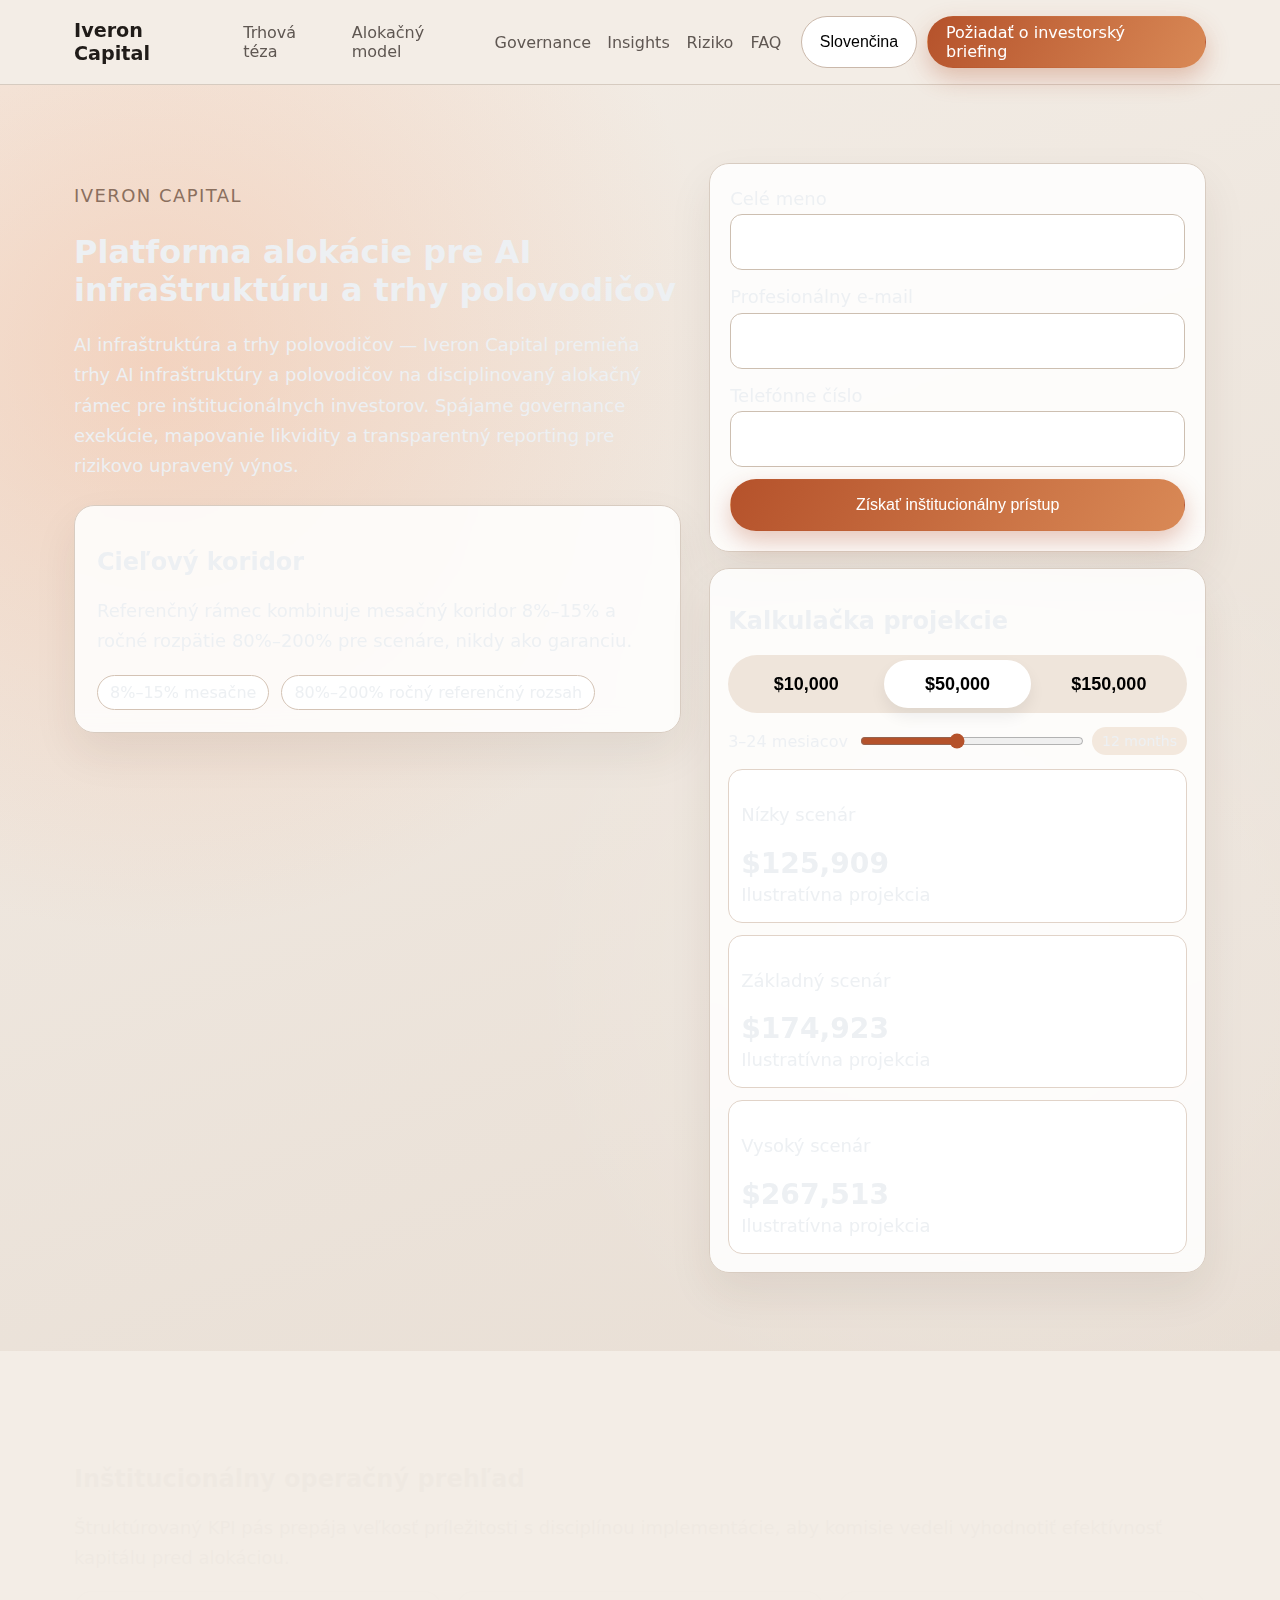
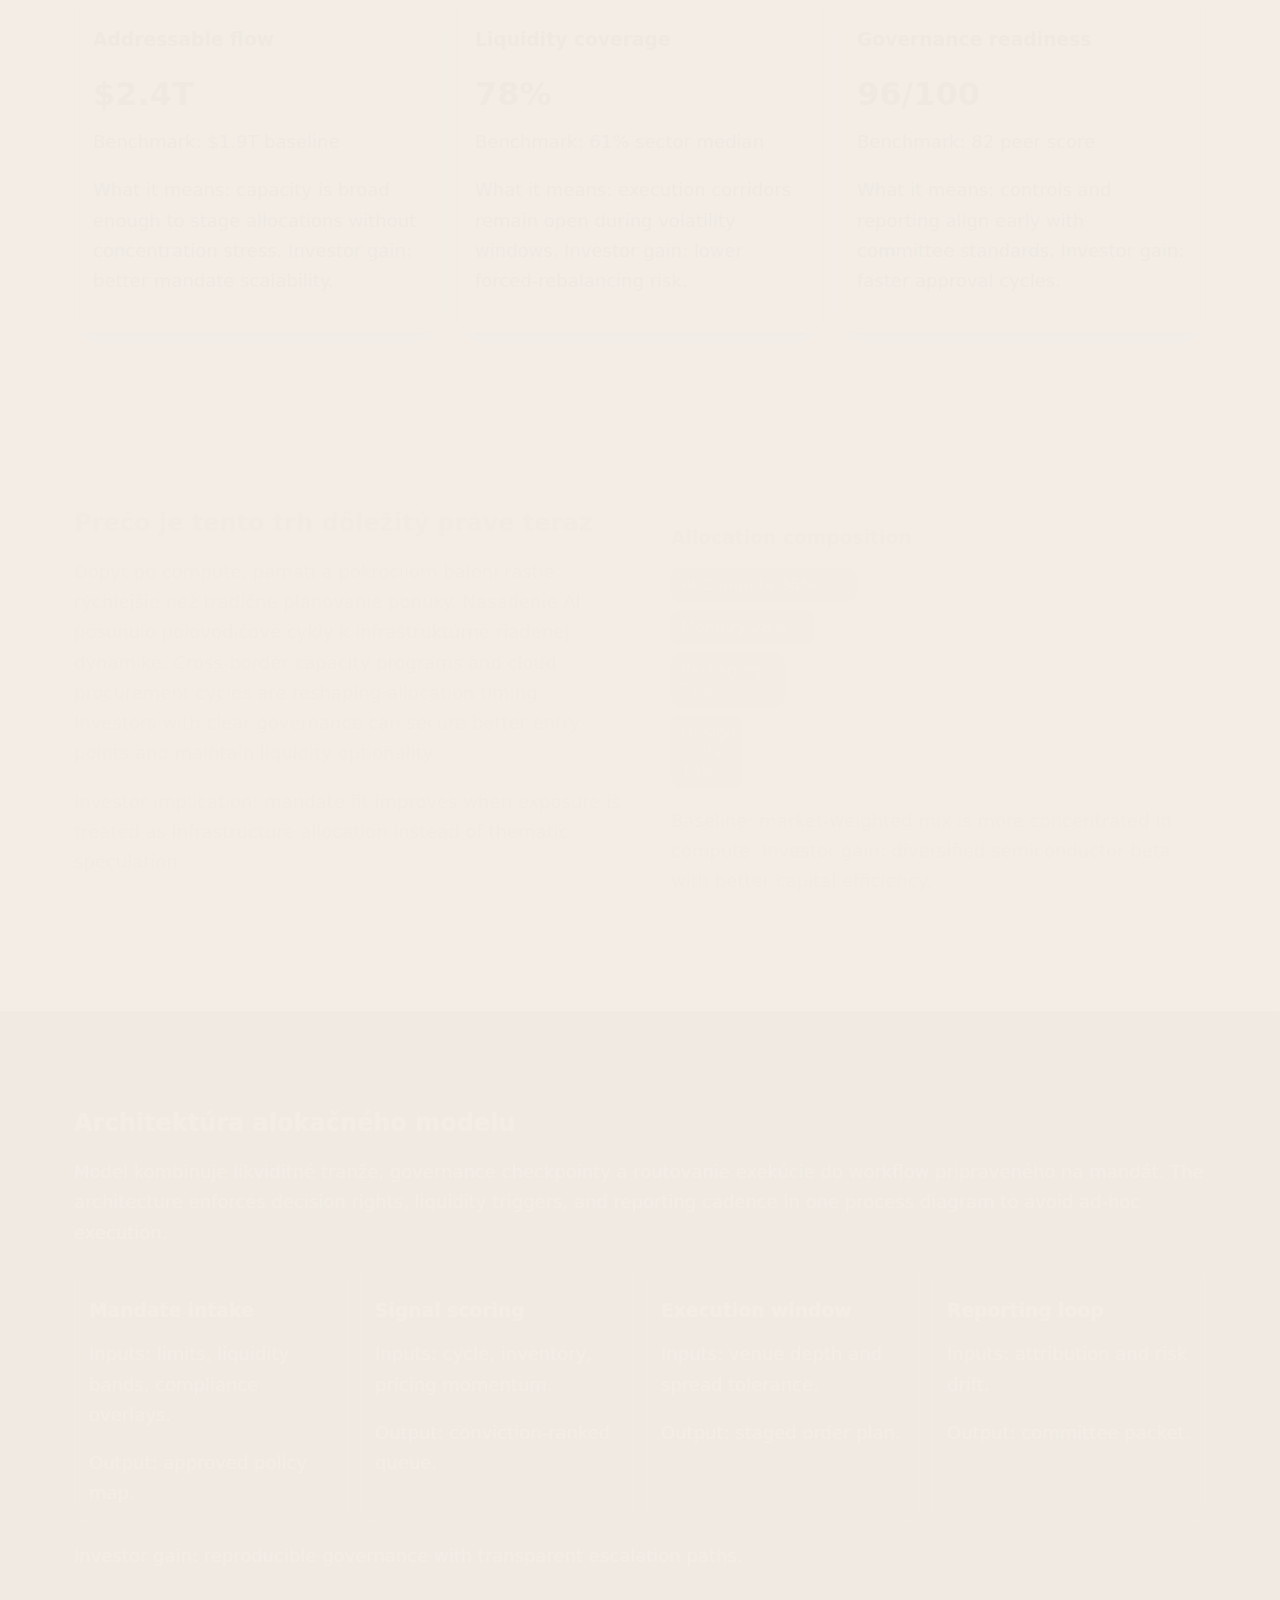
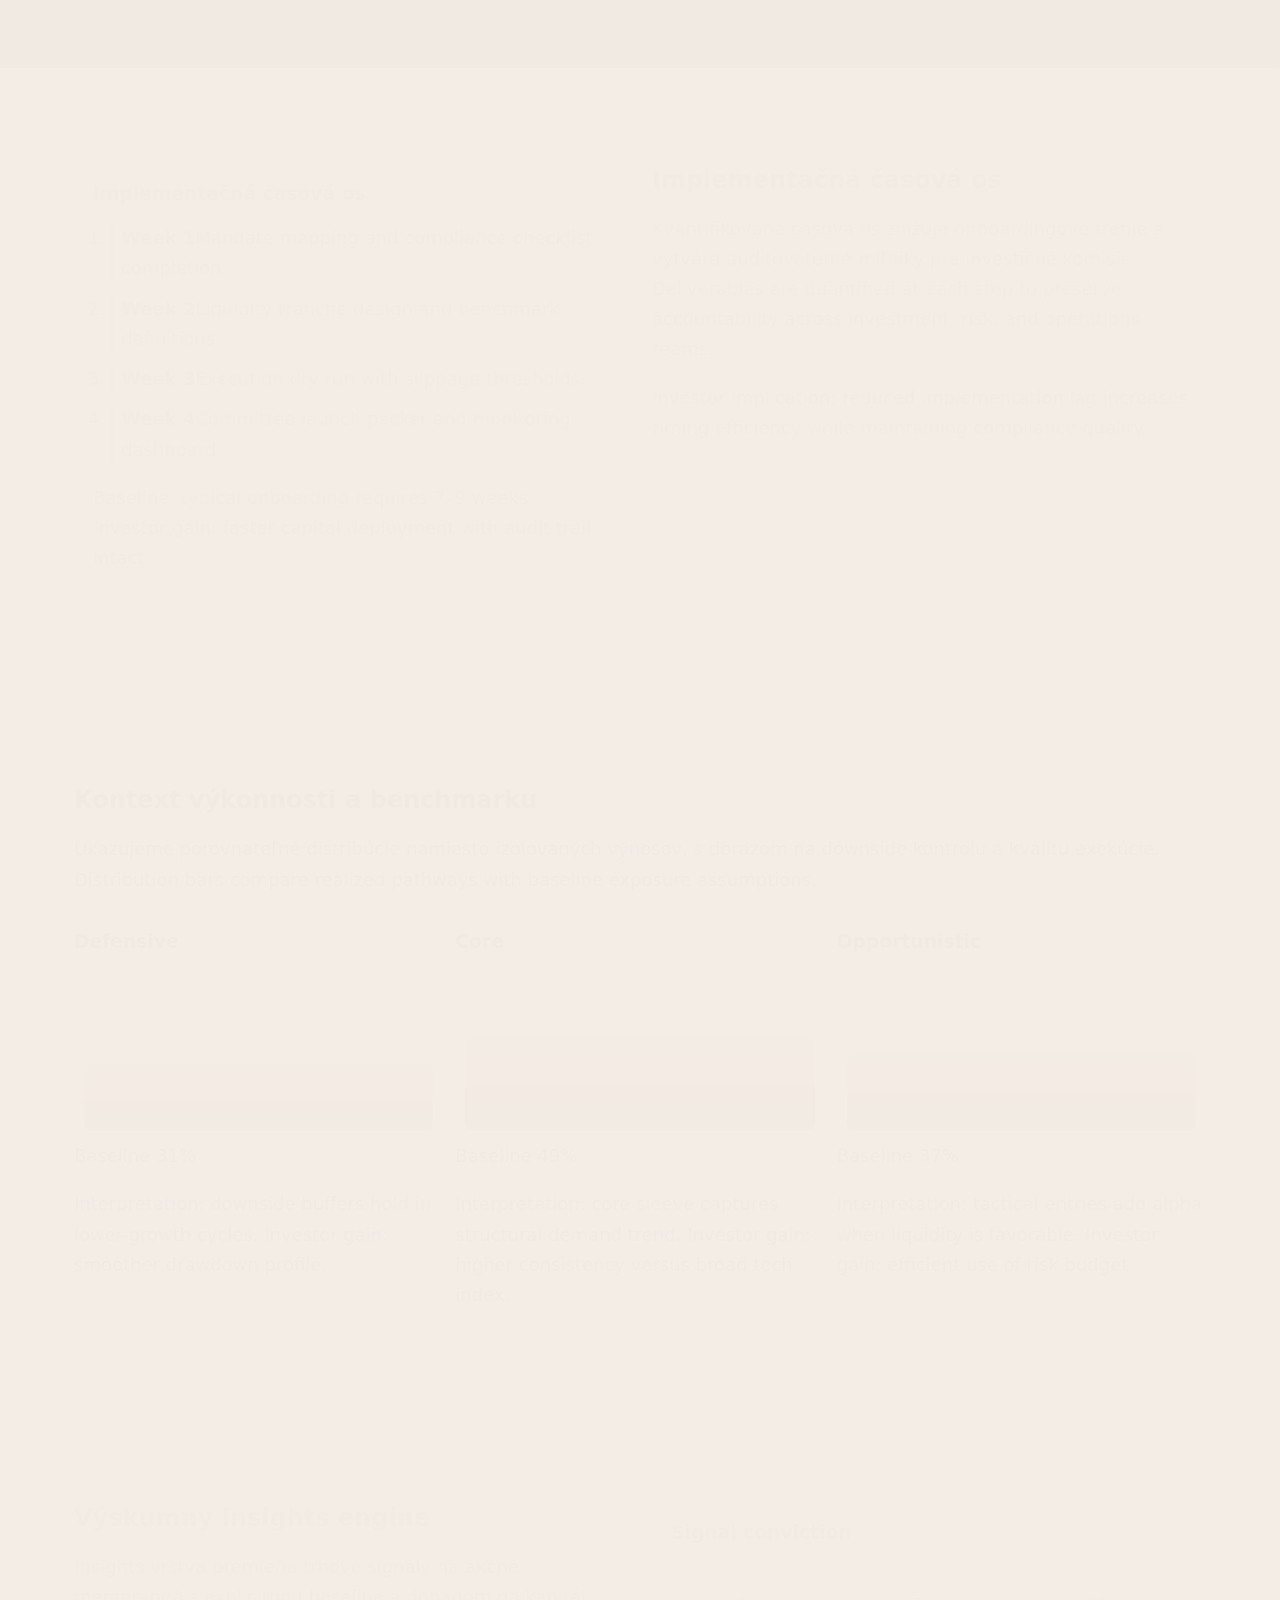
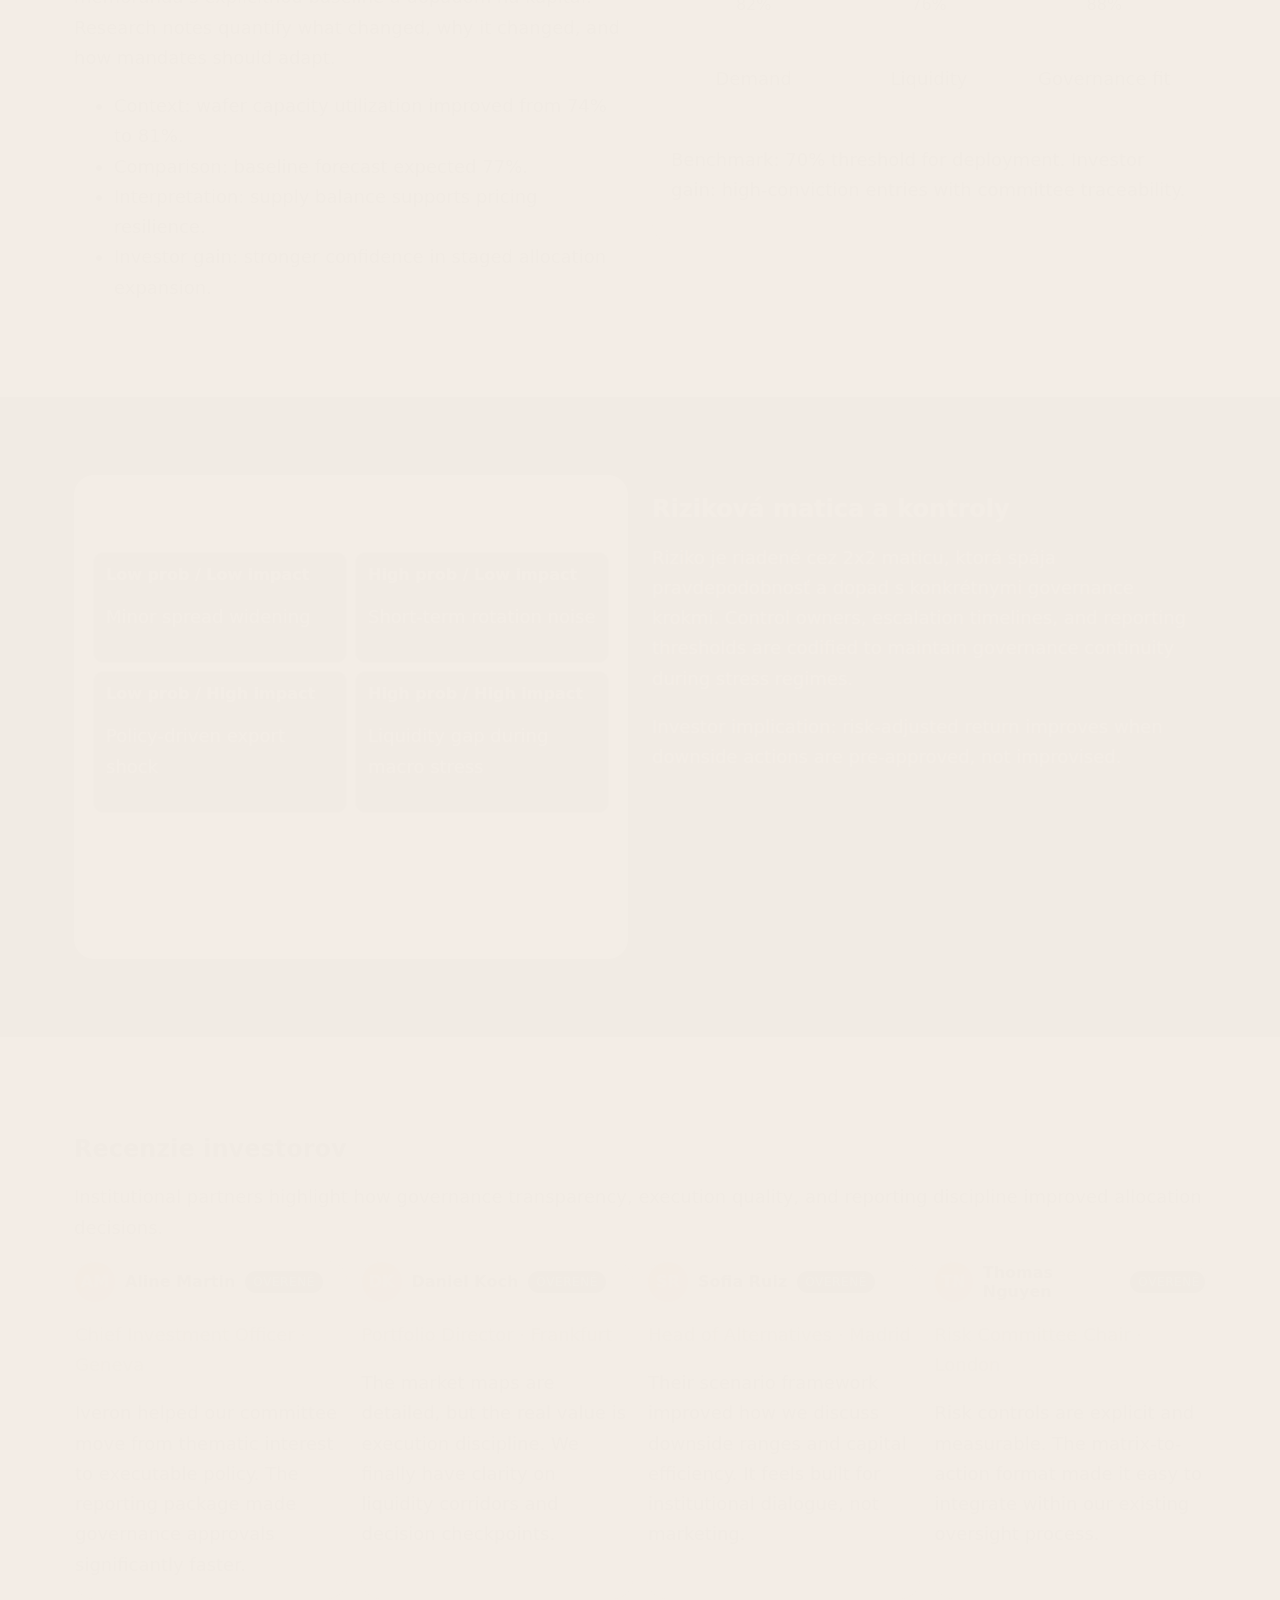
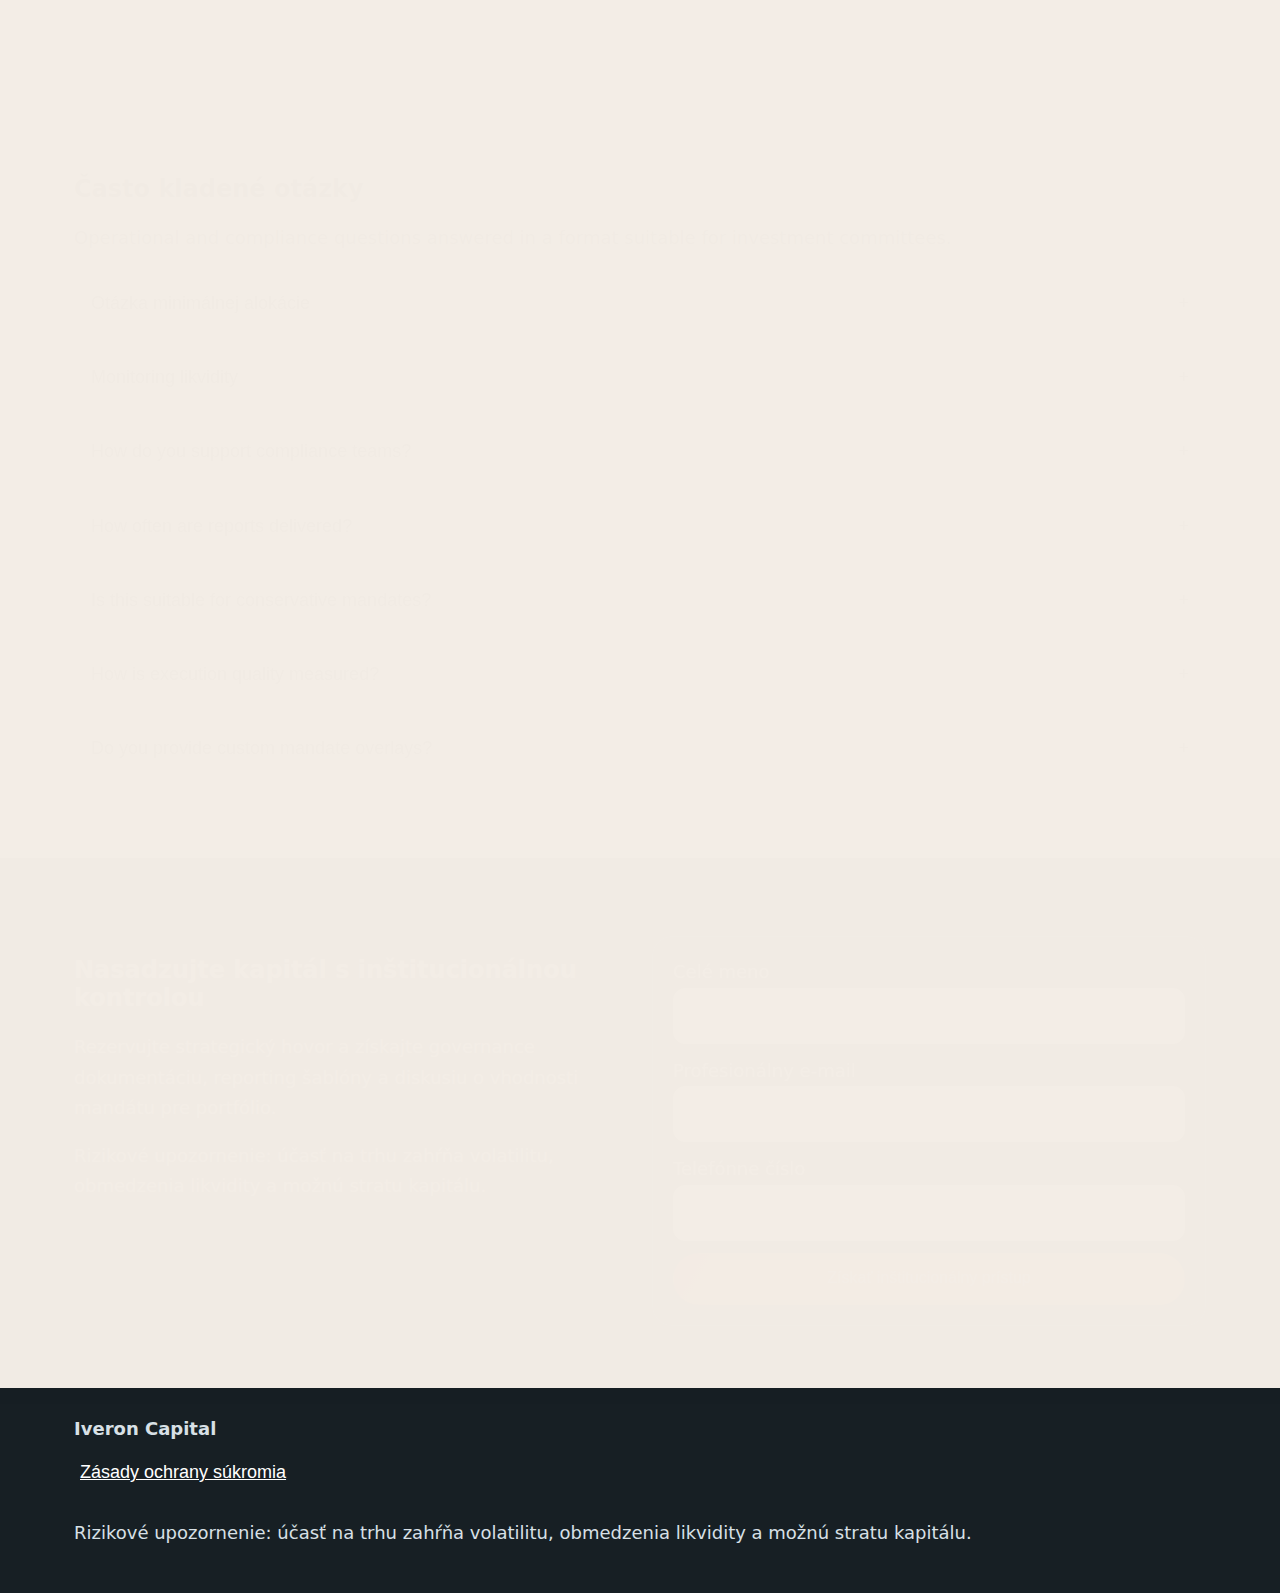
<file: sk/index.html>
<!DOCTYPE html>
<html lang="sk">
<head>
  <meta charset="UTF-8">
  <meta name="viewport" content="width=device-width, initial-scale=1.0">
  <title>Iveron Capital | Trhy AI infraštruktúry a polovodičov</title>
  <meta name="description" content="Inštitucionálna platforma pre trhy AI infraštruktúry a polovodičov s alokačným modelom a lead konverziou.">
  <link rel="canonical" href="https://iveroncapital.com/sk/index.html">
  <link rel="alternate" hreflang="en" href="https://iveroncapital.com/index.html">
<link rel="alternate" hreflang="de" href="https://iveroncapital.com/de/index.html">
<link rel="alternate" hreflang="fr" href="https://iveroncapital.com/fr/index.html">
<link rel="alternate" hreflang="es" href="https://iveroncapital.com/es/index.html">
<link rel="alternate" hreflang="it" href="https://iveroncapital.com/it/index.html">
<link rel="alternate" hreflang="tr" href="https://iveroncapital.com/tr/index.html">
<link rel="alternate" hreflang="pt" href="https://iveroncapital.com/pt/index.html">
<link rel="alternate" hreflang="ja" href="https://iveroncapital.com/jp/index.html">
<link rel="alternate" hreflang="sk" href="https://iveroncapital.com/sk/index.html">
<link rel="alternate" hreflang="en-BE" href="https://iveroncapital.com/be/index.html">
<link rel="alternate" hreflang="x-default" href="https://iveroncapital.com/index.html">
  <meta property="og:title" content="Iveron Capital | Trhy AI infraštruktúry a polovodičov">
  <meta property="og:description" content="Inštitucionálna platforma pre trhy AI infraštruktúry a polovodičov s alokačným modelom a lead konverziou.">
  <meta property="og:type" content="website">
  <meta property="og:url" content="https://iveroncapital.com/sk/index.html">
  <meta name="twitter:card" content="summary_large_image">
  <meta name="twitter:title" content="Iveron Capital | Trhy AI infraštruktúry a polovodičov">
  <meta name="twitter:description" content="Inštitucionálna platforma pre trhy AI infraštruktúry a polovodičov s alokačným modelom a lead konverziou.">
  <link rel="stylesheet" href="../assets/style.css">
  <script defer src="../assets/app.js"></script>
</head>
<body data-lang="sk">
  <header class="site-header">
    <div class="container header-inner">
      <a class="brand" href="../index.html">Iveron Capital</a>
      <nav class="desktop-nav" aria-label="Main Navigation">
        <a href="#market">Trhová téza</a><a href="#model">Alokačný model</a><a href="#governance">Governance</a><a href="#insights">Insights</a><a href="#risk">Riziko</a><a href="#faq">FAQ</a>
      </nav>
      <div class="header-actions">
        <div class="lang-wrap" data-dropdown>
          <button class="lang-active" aria-haspopup="true" aria-expanded="false">Slovenčina</button>
          <div class="lang-menu" role="menu"><a href="../index.html"><svg viewBox="0 0 24 16" aria-hidden="true"><rect width="24" height="16" fill="#012169"/><path d="M0 0l24 16M24 0L0 16" stroke="#fff" stroke-width="3"/><path d="M0 0l24 16M24 0L0 16" stroke="#C8102E" stroke-width="1.5"/><path d="M12 0v16M0 8h24" stroke="#fff" stroke-width="5"/><path d="M12 0v16M0 8h24" stroke="#C8102E" stroke-width="3"/></svg><span>English</span></a><a href="../de/index.html"><svg viewBox="0 0 24 16"><rect width="24" height="16" fill="#000"/><rect y="5.33" width="24" height="5.33" fill="#DD0000"/><rect y="10.66" width="24" height="5.34" fill="#FFCE00"/></svg><span>Deutsch</span></a><a href="../fr/index.html"><svg viewBox="0 0 24 16"><rect width="8" height="16" fill="#0055A4"/><rect x="8" width="8" height="16" fill="#fff"/><rect x="16" width="8" height="16" fill="#EF4135"/></svg><span>Français</span></a><a href="../es/index.html"><svg viewBox="0 0 24 16"><rect width="24" height="16" fill="#AA151B"/><rect y="4" width="24" height="8" fill="#F1BF00"/></svg><span>Español</span></a><a href="../it/index.html"><svg viewBox="0 0 24 16"><rect width="8" height="16" fill="#009246"/><rect x="8" width="8" height="16" fill="#fff"/><rect x="16" width="8" height="16" fill="#CE2B37"/></svg><span>Italiano</span></a><a href="../tr/index.html"><svg viewBox="0 0 24 16"><rect width="24" height="16" fill="#E30A17"/><circle cx="10" cy="8" r="4" fill="#fff"/><circle cx="11" cy="8" r="3.2" fill="#E30A17"/><polygon points="14.8,8 17.8,6.7 17.2,9.9 19.6,7.9 16.4,7.8" fill="#fff"/></svg><span>Türkçe</span></a><a href="../pt/index.html"><svg viewBox="0 0 24 16"><rect width="10" height="16" fill="#006600"/><rect x="10" width="14" height="16" fill="#FF0000"/><circle cx="10" cy="8" r="3" fill="#FFCC00"/></svg><span>Português</span></a><a href="../jp/index.html"><svg viewBox="0 0 24 16"><rect width="24" height="16" fill="#fff"/><circle cx="12" cy="8" r="4" fill="#BC002D"/></svg><span>日本語</span></a><a href="../sk/index.html"><svg viewBox="0 0 24 16"><rect width="24" height="5.33" fill="#fff"/><rect y="5.33" width="24" height="5.33" fill="#0B4EA2"/><rect y="10.66" width="24" height="5.34" fill="#EE1C25"/></svg><span>Slovenčina</span></a><a href="../be/index.html"><svg viewBox="0 0 24 16"><rect width="8" height="16" fill="#000"/><rect x="8" width="8" height="16" fill="#FDDA24"/><rect x="16" width="8" height="16" fill="#EF3340"/></svg><span>Belgium</span></a></div>
        </div>
        <a href="#final-cta" class="btn">Požiadať o investorský briefing</a>
        <button class="burger" aria-label="Open menu" aria-expanded="false" aria-controls="mobile-drawer"><span></span><span></span><span></span></button>
      </div>
    </div>
  </header>
  <aside class="drawer" id="mobile-drawer" aria-hidden="true">
    <div class="drawer-panel" role="dialog" aria-modal="true">
      <button class="drawer-close" aria-label="Close menu">✕</button>
      <nav class="drawer-nav"><a href="#market">Trhová téza</a><a href="#model">Alokačný model</a><a href="#governance">Governance</a><a href="#insights">Insights</a><a href="#risk">Riziko</a><a href="#faq">FAQ</a></nav>
      <div class="drawer-lang"><a href="../index.html">English</a><a href="../de/index.html">Deutsch</a><a href="../fr/index.html">Français</a><a href="../es/index.html">Español</a><a href="../it/index.html">Italiano</a><a href="../tr/index.html">Türkçe</a><a href="../pt/index.html">Português</a><a href="../jp/index.html">日本語</a><a href="../sk/index.html">Slovenčina</a><a href="../be/index.html">Belgium</a></div>
      <a href="#final-cta" class="btn">Požiadať o investorský briefing</a>
    </div>
  </aside>

  <main>
    <section class="hero section-dark">
      <div class="container hero-grid">
        <div>
          <p class="eyebrow">Iveron Capital</p>
          <h1>Platforma alokácie pre AI infraštruktúru a trhy polovodičov</h1>
          <p class="lead">AI infraštruktúra a trhy polovodičov — Iveron Capital premieňa trhy AI infraštruktúry a polovodičov na disciplinovaný alokačný rámec pre inštitucionálnych investorov. Spájame governance exekúcie, mapovanie likvidity a transparentný reporting pre rizikovo upravený výnos.</p>
          <article class="target-card glass">
            <h2>Cieľový koridor</h2>
            <p>Referenčný rámec kombinuje mesačný koridor 8%–15% a ročné rozpätie 80%–200% pre scenáre, nikdy ako garanciu.</p>
            <div class="target-range"><span>8%–15% mesačne</span><span>80%–200% ročný referenčný rozsah</span></div>
          </article>
        </div>
        <div>
          <form class="lead-form" aria-label="Lead form">
            <label>Celé meno<input type="text" required></label>
            <label>Profesionálny e-mail<input type="email" required></label>
            <label>Telefónne číslo<input type="tel" required></label>
            <button type="submit" class="btn">Získať inštitucionálny prístup</button>
          </form>
          <article class="calculator" aria-label="Projection calculator">
            <h2>Kalkulačka projekcie</h2>
            <div class="amount-segment" role="tablist" aria-label="Amount selector">
              <button data-amount="10000">$10,000</button>
              <button data-amount="50000" class="active">$50,000</button>
              <button data-amount="150000">$150,000</button>
            </div>
            <div class="slider-row"><span>3–24 mesiacov</span><input type="range" min="3" max="24" value="12" class="month-slider"><span class="months-pill">12 months</span></div>
            <div class="result-grid">
              <div class="result-card"><p>Nízky scenár</p><strong data-low>$0</strong><small>Ilustratívna projekcia</small></div>
              <div class="result-card"><p>Základný scenár</p><strong data-base>$0</strong><small>Ilustratívna projekcia</small></div>
              <div class="result-card"><p>Vysoký scenár</p><strong data-high>$0</strong><small>Ilustratívna projekcia</small></div>
            </div>
          </article>
        </div>
      </div>
    </section>

    <section class="kpi-strip section-light" id="governance"><div class="container"><h2>Inštitucionálny operačný prehľad</h2><p>Štruktúrovaný KPI pás prepája veľkosť príležitosti s disciplínou implementácie, aby komisie vedeli vyhodnotiť efektívnosť kapitálu pred alokáciou.</p><div class="kpi-grid"><article><h3>Addressable flow</h3><p class="big">$2.4T</p><small>Benchmark: $1.9T baseline</small><p>What it means: capacity is broad enough to stage allocations without concentration stress. Investor gain: better mandate scalability.</p></article><article><h3>Liquidity coverage</h3><p class="big">78%</p><small>Benchmark: 61% sector median</small><p>What it means: execution corridors remain open during volatility windows. Investor gain: lower forced-rebalancing risk.</p></article><article><h3>Governance readiness</h3><p class="big">96/100</p><small>Benchmark: 82 peer score</small><p>What it means: controls and reporting align early with committee standards. Investor gain: faster approval cycles.</p></article></div></div></section>

    <section class="section split" id="market"><div class="container split-grid"><div><h2>Prečo je tento trh dôležitý práve teraz</h2><p>Dopyt po compute, pamäti a pokročilom balení rastie rýchlejšie než tradičné plánovanie ponuky. Nasadenie AI posunulo polovodičové cykly k infraštruktúrne riadenej dynamike. Cross-border capacity programs and cloud procurement cycles are reshaping allocation timing. Investors with clear governance can secure better entry points and maintain liquidity optionality.</p><p>Investor implication: mandate fit improves when exposure is treated as infrastructure allocation instead of thematic speculation.</p></div><div class="viz allocation"><h3>Allocation composition</h3><div class="stack"><span style="--w:36%">AI Compute 36%</span><span style="--w:28%">Memory 28%</span><span style="--w:22%">Packaging 22%</span><span style="--w:14%">Design Tools 14%</span></div><p>Baseline: market-weighted mix is more concentrated in compute. Investor gain: diversified semiconductor beta with better capital efficiency.</p></div></div></section>

    <section class="section section-dark" id="model"><div class="container"><h2>Architektúra alokačného modelu</h2><p>Model kombinuje likviditné tranže, governance checkpointy a routovanie exekúcie do workflow pripraveného na mandát. The architecture enforces decision rights, liquidity triggers, and reporting cadence in one process diagram to avoid ad-hoc execution.</p><div class="process-diagram"><article><h3>Mandate intake</h3><p>Inputs: limits, liquidity bands, compliance overlays.</p><small>Output: approved policy map.</small></article><article><h3>Signal scoring</h3><p>Inputs: cycle, inventory, pricing momentum.</p><small>Output: conviction-ranked queue.</small></article><article><h3>Execution window</h3><p>Inputs: venue depth and spread tolerance.</p><small>Output: staged order plan.</small></article><article><h3>Reporting loop</h3><p>Inputs: attribution and risk drift.</p><small>Output: committee packet.</small></article></div><p>Investor gain: reproducible governance with transparent escalation paths.</p></div></section>

    <section class="section" id="process"><div class="container split-grid reverse"><div class="viz timeline"><h3>Implementačná časová os</h3><ol><li><strong>Week 1</strong><span>Mandate mapping and compliance checklist completion.</span></li><li><strong>Week 2</strong><span>Liquidity tranche design and benchmark definitions.</span></li><li><strong>Week 3</strong><span>Execution dry run with slippage thresholds.</span></li><li><strong>Week 4</strong><span>Committee launch packet and monitoring dashboard.</span></li></ol><p>Baseline: typical onboarding requires 7–9 weeks. Investor gain: faster capital deployment with audit trail intact.</p></div><div><h2>Implementačná časová os</h2><p>Kvantifikovaná časová os znižuje onboardingové trenie a vytvára auditovateľné míľniky pre investičné komisie. Deliverables are quantified at each step to preserve accountability across investment, risk, and operations teams.</p><p>Investor implication: reduced implementation lag increases timing efficiency while maintaining compliance quality.</p></div></div></section>

    <section class="section section-light" id="metrics"><div class="container"><h2>Kontext výkonnosti a benchmarku</h2><p>Ukazujeme porovnateľné distribúcie namiesto izolovaných výnosov, s dôrazom na downside kontrolu a kvalitu exekúcie. Distribution bars compare realized pathways with baseline exposure assumptions.</p><div class="dist-bars"><article><h3>Defensive</h3><div class="bar"><i style="--h:44%"></i></div><small>Baseline 31%</small><p>Interpretation: downside buffers hold in lower-growth cycles. Investor gain: smoother drawdown profile.</p></article><article><h3>Core</h3><div class="bar"><i style="--h:63%"></i></div><small>Baseline 49%</small><p>Interpretation: core sleeve captures structural demand trend. Investor gain: higher consistency versus broad tech index.</p></article><article><h3>Opportunistic</h3><div class="bar"><i style="--h:52%"></i></div><small>Baseline 37%</small><p>Interpretation: tactical entries add alpha when liquidity is favorable. Investor gain: efficient use of risk budget.</p></article></div></div></section>

    <section class="section" id="insights"><div class="container split-grid"><div><h2>Výskumný insights engine</h2><p>Insights vrstva premieňa trhové signály na akčné memorandá s explicitnou baseline a dopadom na kapitál. Research notes quantify what changed, why it changed, and how mandates should adapt.</p><ul><li>Context: wafer capacity utilization improved from 74% to 81%.</li><li>Comparison: baseline forecast expected 77%.</li><li>Interpretation: supply balance supports pricing resilience.</li><li>Investor gain: stronger confidence in staged allocation expansion.</li></ul></div><div class="viz ring-viz"><h3>Signal conviction</h3><div class="rings"><div><span>82%</span><small>Demand</small></div><div><span>76%</span><small>Liquidity</small></div><div><span>88%</span><small>Governance fit</small></div></div><p>Benchmark: 70% threshold for deployment. Investor gain: high-conviction entries with committee traceability.</p></div></div></section>

    <section class="section section-dark" id="risk"><div class="container split-grid reverse"><div class="viz risk-matrix"><h3>Riziková matica a kontroly</h3><div class="matrix"><div><strong>Low prob / Low impact</strong><p>Minor spread widening</p></div><div><strong>High prob / Low impact</strong><p>Short-term rotation noise</p></div><div><strong>Low prob / High impact</strong><p>Policy-driven export shock</p></div><div><strong>High prob / High impact</strong><p>Liquidity gap during macro stress</p></div></div><p>Baseline: unmanaged mandates escalate reactively. Investor gain: pre-defined responses reduce decision latency.</p></div><div><h2>Riziková matica a kontroly</h2><p>Riziko je riadené cez 2x2 maticu, ktorá spája pravdepodobnosť a dopad s konkrétnymi governance krokmi. Control owners, escalation timelines, and reporting thresholds are codified to maintain governance continuity during stress regimes.</p><p>Investor implication: risk-adjusted return improves when downside actions are pre-approved, not improvised.</p></div></div></section>

    <section class="section" id="reviews"><div class="container"><h2>Recenzie investorov</h2><p>Institutional partners highlight how governance transparency, execution quality, and reporting discipline improved allocation decisions.</p><div class="review-grid"><article class="review-card"><div class="review-head"><span class="avatar">AM</span><div class="review-id"><strong>Aline Martin</strong><span class="verified">OVERENÉ</span></div></div><p class="review-role">Chief Investment Officer · Geneva</p><p>Iveron helped our committee move from thematic interest to executable policy. The reporting package made governance approvals significantly faster.</p></article><article class="review-card"><div class="review-head"><span class="avatar">DK</span><div class="review-id"><strong>Daniel Koch</strong><span class="verified">OVERENÉ</span></div></div><p class="review-role">Portfolio Director · Frankfurt</p><p>The market maps are detailed, but the real value is execution discipline. We finally have clarity on liquidity corridors and decision checkpoints.</p></article><article class="review-card"><div class="review-head"><span class="avatar">SR</span><div class="review-id"><strong>Sofia Ruiz</strong><span class="verified">OVERENÉ</span></div></div><p class="review-role">Head of Alternatives · Madrid</p><p>Their scenario framework improved how we discuss downside ranges and capital efficiency. It feels built for institutional dialogue, not marketing.</p></article><article class="review-card"><div class="review-head"><span class="avatar">TN</span><div class="review-id"><strong>Thomas Nguyen</strong><span class="verified">OVERENÉ</span></div></div><p class="review-role">Risk Committee Chair · London</p><p>Risk controls are explicit and measurable. The matrix-to-action format made it easy to integrate within our existing oversight process.</p></article></div></div></section>

    <section class="section section-light" id="faq"><div class="container"><h2>Často kladené otázky</h2><p>Operational and compliance questions answered in a format suitable for investment committees.</p><div class="faq-list"><article class="faq-item"><button class="faq-question" aria-expanded="false"><span>Otázka minimálnej alokácie</span><span>+</span></button><div class="faq-answer"><p>Most institutional mandates begin from a strategic pilot allocation. Our framework is optimized for capital pools that need formal reporting, staged deployment, and liquidity visibility.</p></div></article><article class="faq-item"><button class="faq-question" aria-expanded="false"><span>Monitoring likvidity</span><span>+</span></button><div class="faq-answer"><p>Each strategy sleeve is mapped by expected execution window, venue depth, and unwind assumptions. Weekly dashboards show liquidity drift and trigger governance alerts when thresholds move.</p></div></article><article class="faq-item"><button class="faq-question" aria-expanded="false"><span>How do you support compliance teams?</span><span>+</span></button><div class="faq-answer"><p>We provide policy-ready documentation covering investment rationale, controls, counterparty mapping, and decision logs so internal compliance teams can review a consistent audit trail.</p></div></article><article class="faq-item"><button class="faq-question" aria-expanded="false"><span>How often are reports delivered?</span><span>+</span></button><div class="faq-answer"><p>Core reporting is monthly, with interim signal notes when market structure changes materially. Committees receive attribution, benchmark context, and scenario updates in a standardized pack.</p></div></article><article class="faq-item"><button class="faq-question" aria-expanded="false"><span>Is this suitable for conservative mandates?</span><span>+</span></button><div class="faq-answer"><p>Yes, through phased exposure bands and explicit risk budgets. Allocation pacing is designed to preserve capital efficiency while maintaining governance discipline.</p></div></article><article class="faq-item"><button class="faq-question" aria-expanded="false"><span>How is execution quality measured?</span><span>+</span></button><div class="faq-answer"><p>Execution quality blends slippage analysis, timing efficiency, and post-trade drift. The benchmark is not only return, but how consistently return is captured relative to market opportunity.</p></div></article><article class="faq-item"><button class="faq-question" aria-expanded="false"><span>Do you provide custom mandate overlays?</span><span>+</span></button><div class="faq-answer"><p>Yes. We can layer concentration limits, jurisdiction constraints, and ESG exclusions without breaking reporting continuity.</p></div></article></div></div></section>

    <section class="section final section-dark" id="final-cta"><div class="container split-grid"><div><h2>Nasadzujte kapitál s inštitucionálnou kontrolou</h2><p>Rezervujte strategický hovor a získajte governance dokumentáciu, reporting šablóny a diskusiu o vhodnosti mandátu pre portfólio.</p><p>Rizikové upozornenie: účasť na trhu zahŕňa volatilitu, obmedzenia likvidity a možnú stratu kapitálu.</p></div><form class="lead-form" aria-label="Final lead form"><label>Celé meno<input type="text" required></label><label>Profesionálny e-mail<input type="email" required></label><label>Telefónne číslo<input type="tel" required></label><button type="submit" class="btn">Získať inštitucionálny prístup</button></form></div></section>
  </main>

  <footer class="site-footer"><div class="container footer-inner"><strong>Iveron Capital</strong><button class="privacy-open" type="button">Zásady ochrany súkromia</button><p>Rizikové upozornenie: účasť na trhu zahŕňa volatilitu, obmedzenia likvidity a možnú stratu kapitálu.</p></div></footer>

  <div class="modal" aria-hidden="true"><div class="modal-panel" role="dialog" aria-modal="true" aria-labelledby="privacy-title"><button class="modal-x" aria-label="Close">✕</button><h2 id="privacy-title">Zásady ochrany súkromia</h2><div class="modal-content"><section><h3>Introduction</h3><p>Iveron Capital processes personal data to provide institutional market briefings and investor communications in a transparent, lawful manner.</p></section><section><h3>Data collection</h3><p>We collect contact details submitted through forms, interaction metadata, and communication preferences to deliver requested services.</p></section><section><h3>Legal basis</h3><p>Processing relies on legitimate interest, contractual necessity for requested meetings, and consent where required by local regulation.</p></section><section><h3>Cookies</h3><p>We use essential and analytical cookies to improve usability and understand content relevance. Cookie choices can be adjusted in browser settings.</p></section><section><h3>Retention</h3><p>Data is retained only for the period needed to fulfill investor communication, regulatory, and audit obligations.</p></section><section><h3>Third-party sharing</h3><p>Service providers may process limited data under strict confidentiality and security obligations. We do not sell personal data.</p></section><section><h3>Security</h3><p>We apply access controls, encryption in transit, and operational monitoring to reduce unauthorized access risk.</p></section><section><h3>User rights</h3><p>Depending on jurisdiction, users may request access, correction, deletion, portability, or restriction of processing.</p></section><section><h3>International transfers</h3><p>If data is transferred internationally, appropriate safeguards and contractual protections are applied.</p></section><section><h3>Industry risk disclosure</h3><p>Market intelligence does not constitute guaranteed outcomes. Semiconductor and AI infrastructure exposure can be volatile and may lead to losses.</p></section><section><h3>Contact</h3><p>For privacy requests, contact privacy@iveroncapital.com and include your jurisdiction and preferred response channel.</p></section></div><div class="modal-footer"><button class="modal-close">Close</button></div></div></div>

  <script type="application/ld+json">{"@context":"https://schema.org","@graph":[{"@type":"Organization","name":"Iveron Capital","url":"https://iveroncapital.com"},{"@type":"WebSite","name":"Iveron Capital","url":"https://iveroncapital.com/sk/index.html"},{"@type":"FAQPage","mainEntity":[{"@type": "Question", "name": "Otázka minimálnej alokácie", "acceptedAnswer": {"@type": "Answer", "text": "Most institutional mandates begin from a strategic pilot allocation. Our framework is optimized for capital pools that need formal reporting, staged deployment, and liquidity visibility."}},{"@type": "Question", "name": "Monitoring likvidity", "acceptedAnswer": {"@type": "Answer", "text": "Each strategy sleeve is mapped by expected execution window, venue depth, and unwind assumptions. Weekly dashboards show liquidity drift and trigger governance alerts when thresholds move."}},{"@type": "Question", "name": "How do you support compliance teams?", "acceptedAnswer": {"@type": "Answer", "text": "We provide policy-ready documentation covering investment rationale, controls, counterparty mapping, and decision logs so internal compliance teams can review a consistent audit trail."}},{"@type": "Question", "name": "How often are reports delivered?", "acceptedAnswer": {"@type": "Answer", "text": "Core reporting is monthly, with interim signal notes when market structure changes materially. Committees receive attribution, benchmark context, and scenario updates in a standardized pack."}}]},{"@type":"Review","author":{"@type":"Person","name":"Aline Martin"},"reviewBody":"Iveron helped our committee move from thematic interest to executable policy. The reporting package made governance approvals significantly faster.","reviewRating":{"@type":"Rating","ratingValue":"5"}}]}</script>
</body></html>
</file>
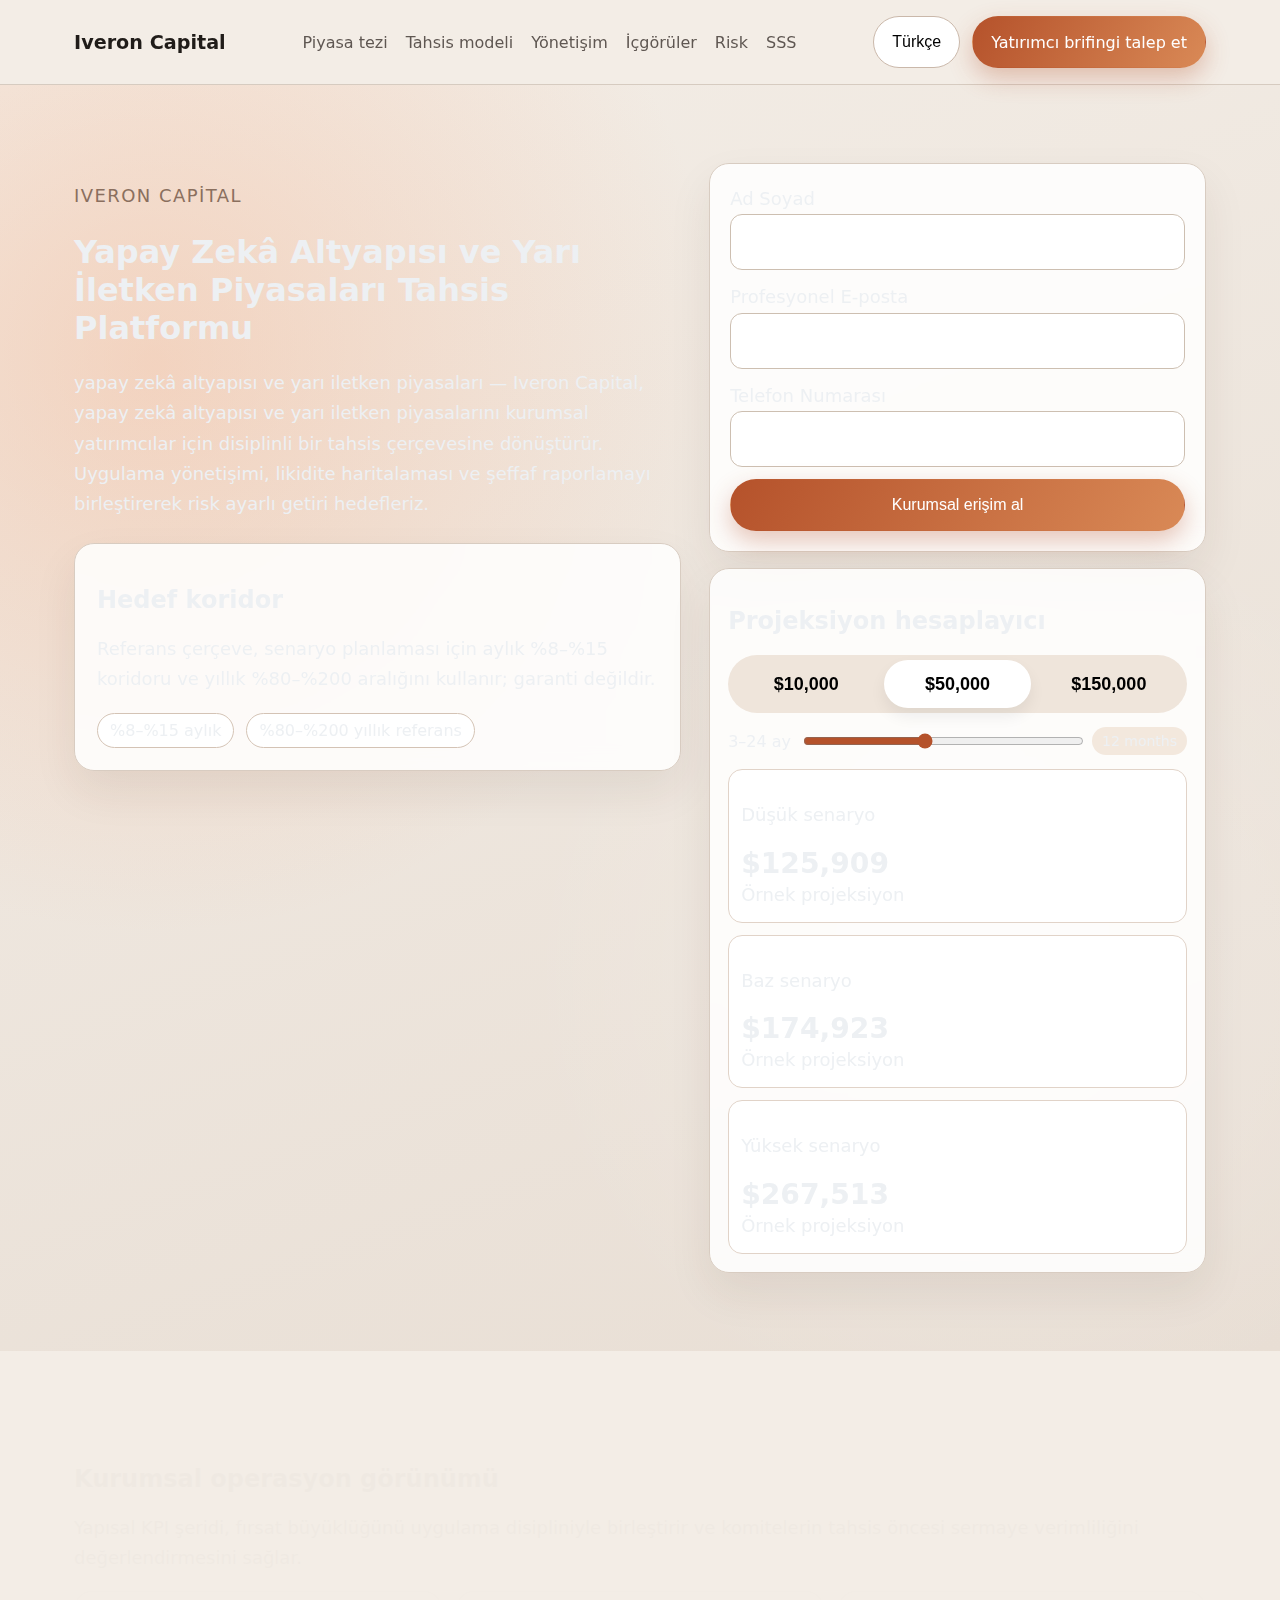
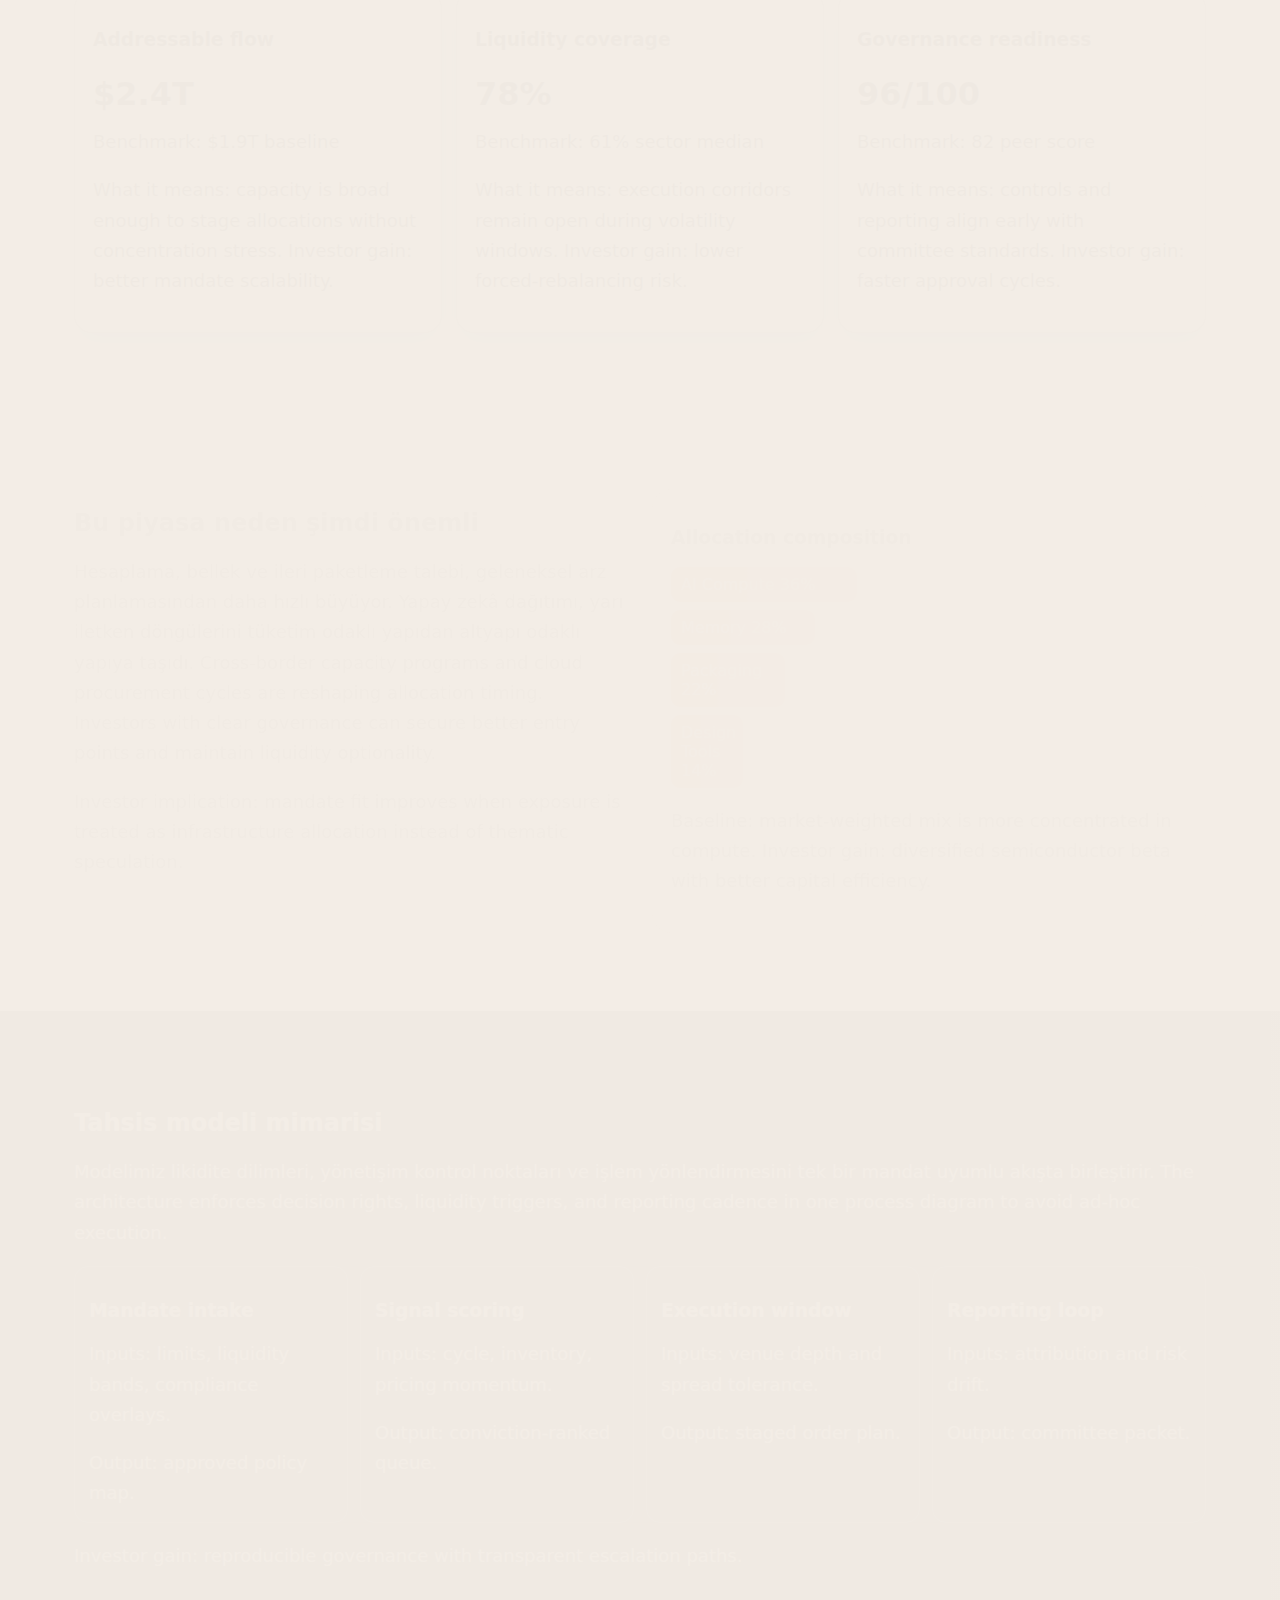
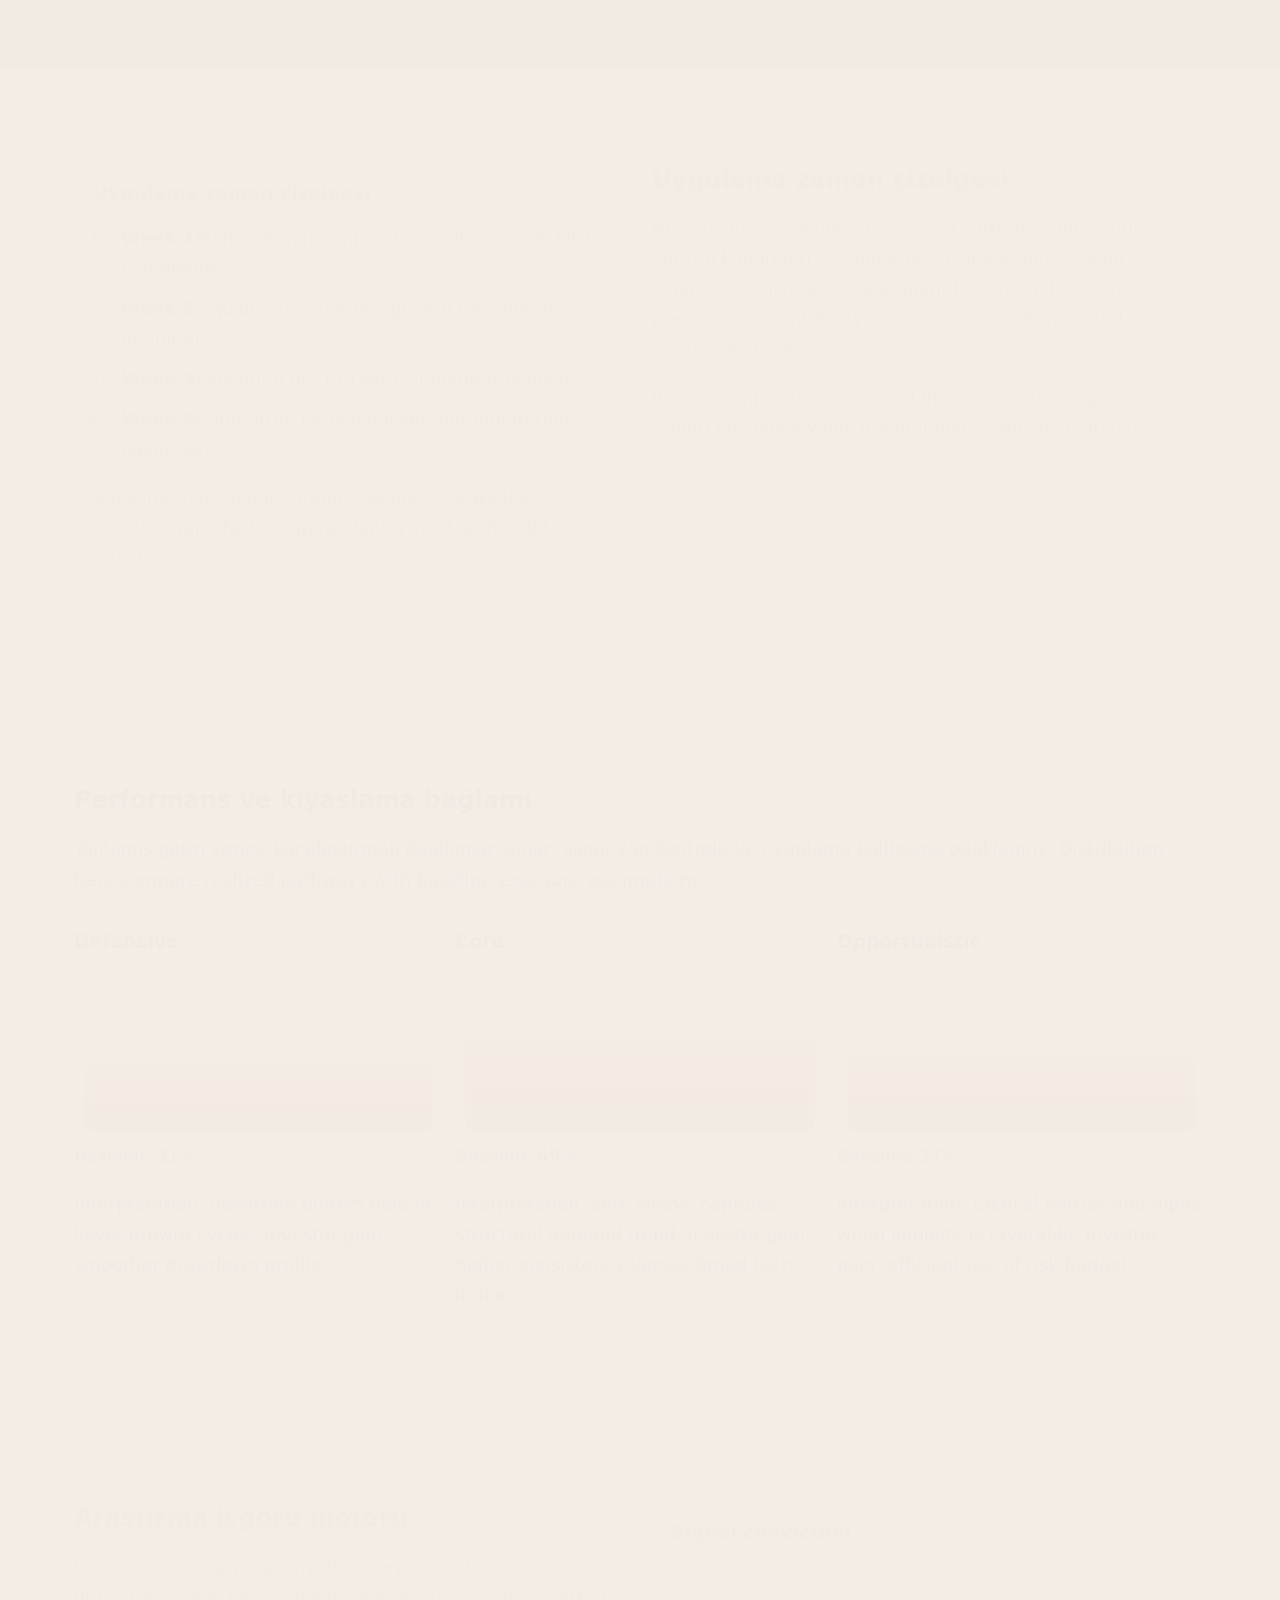
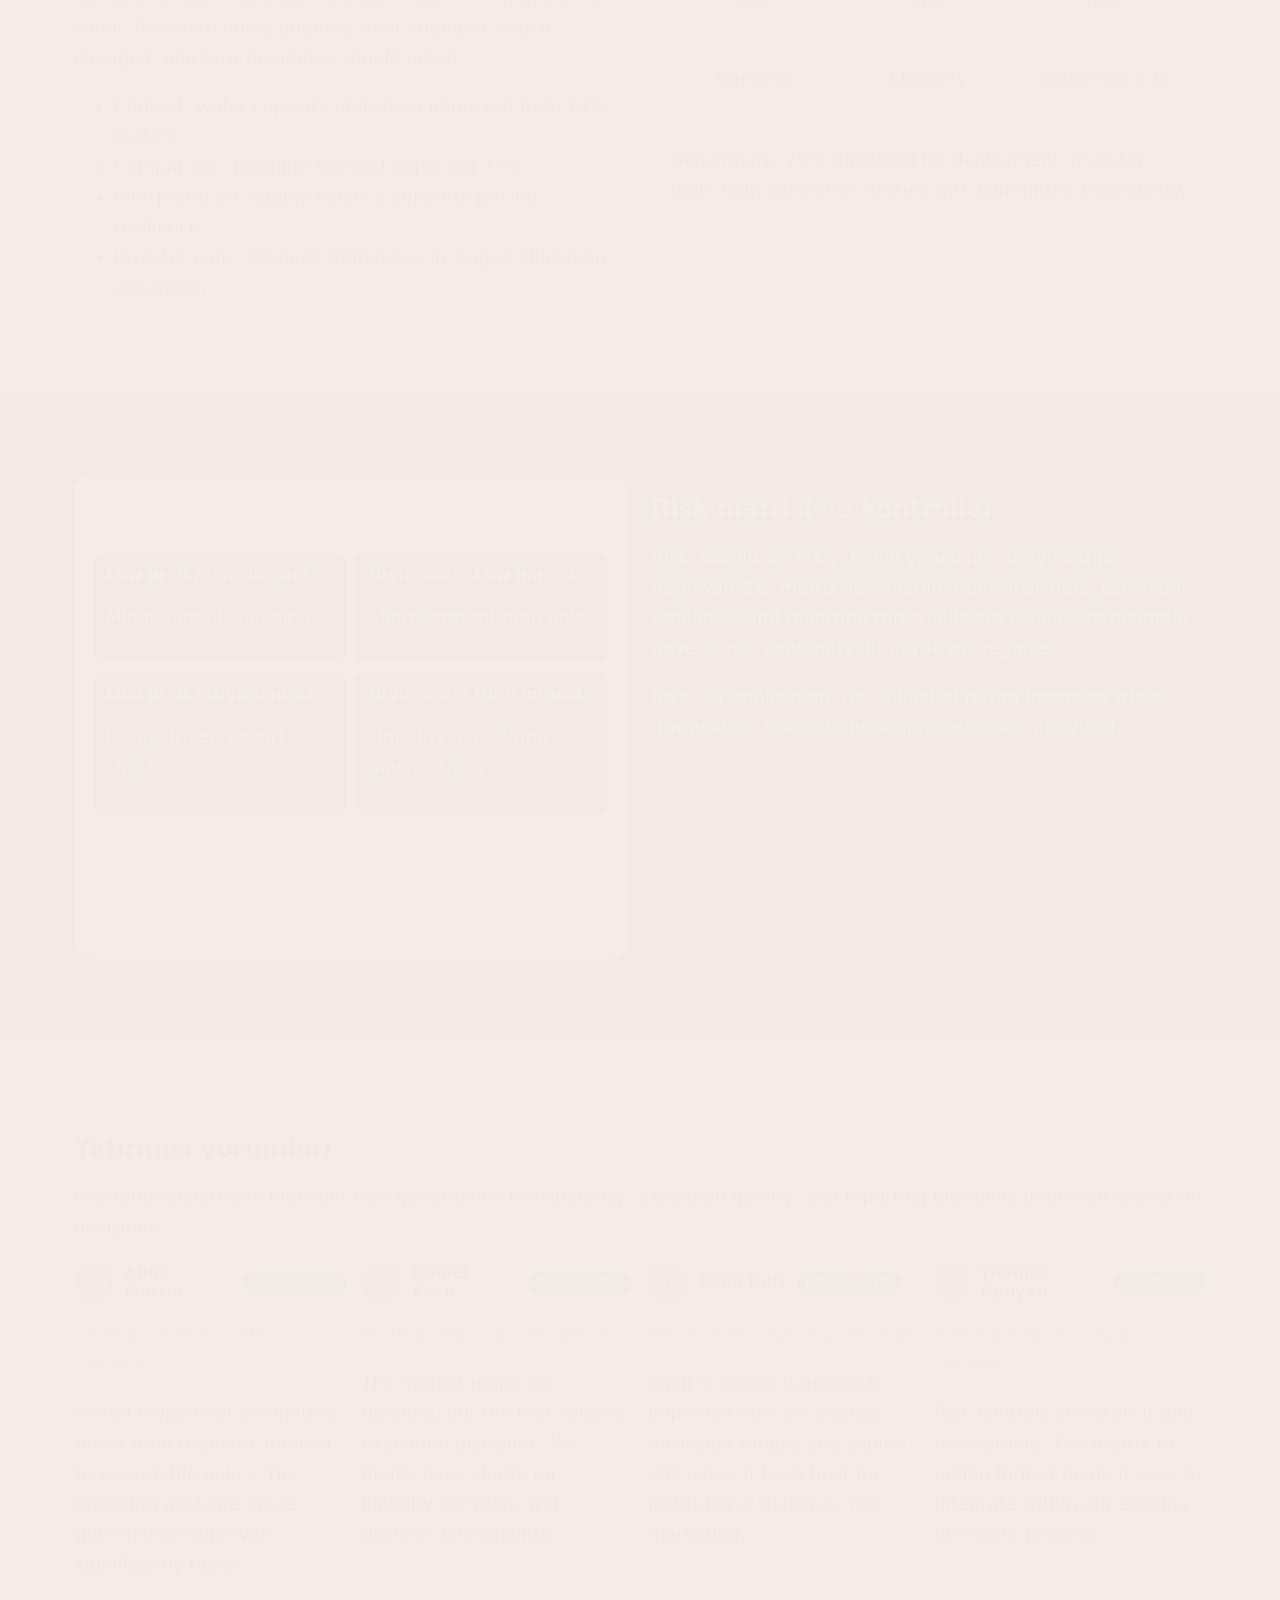
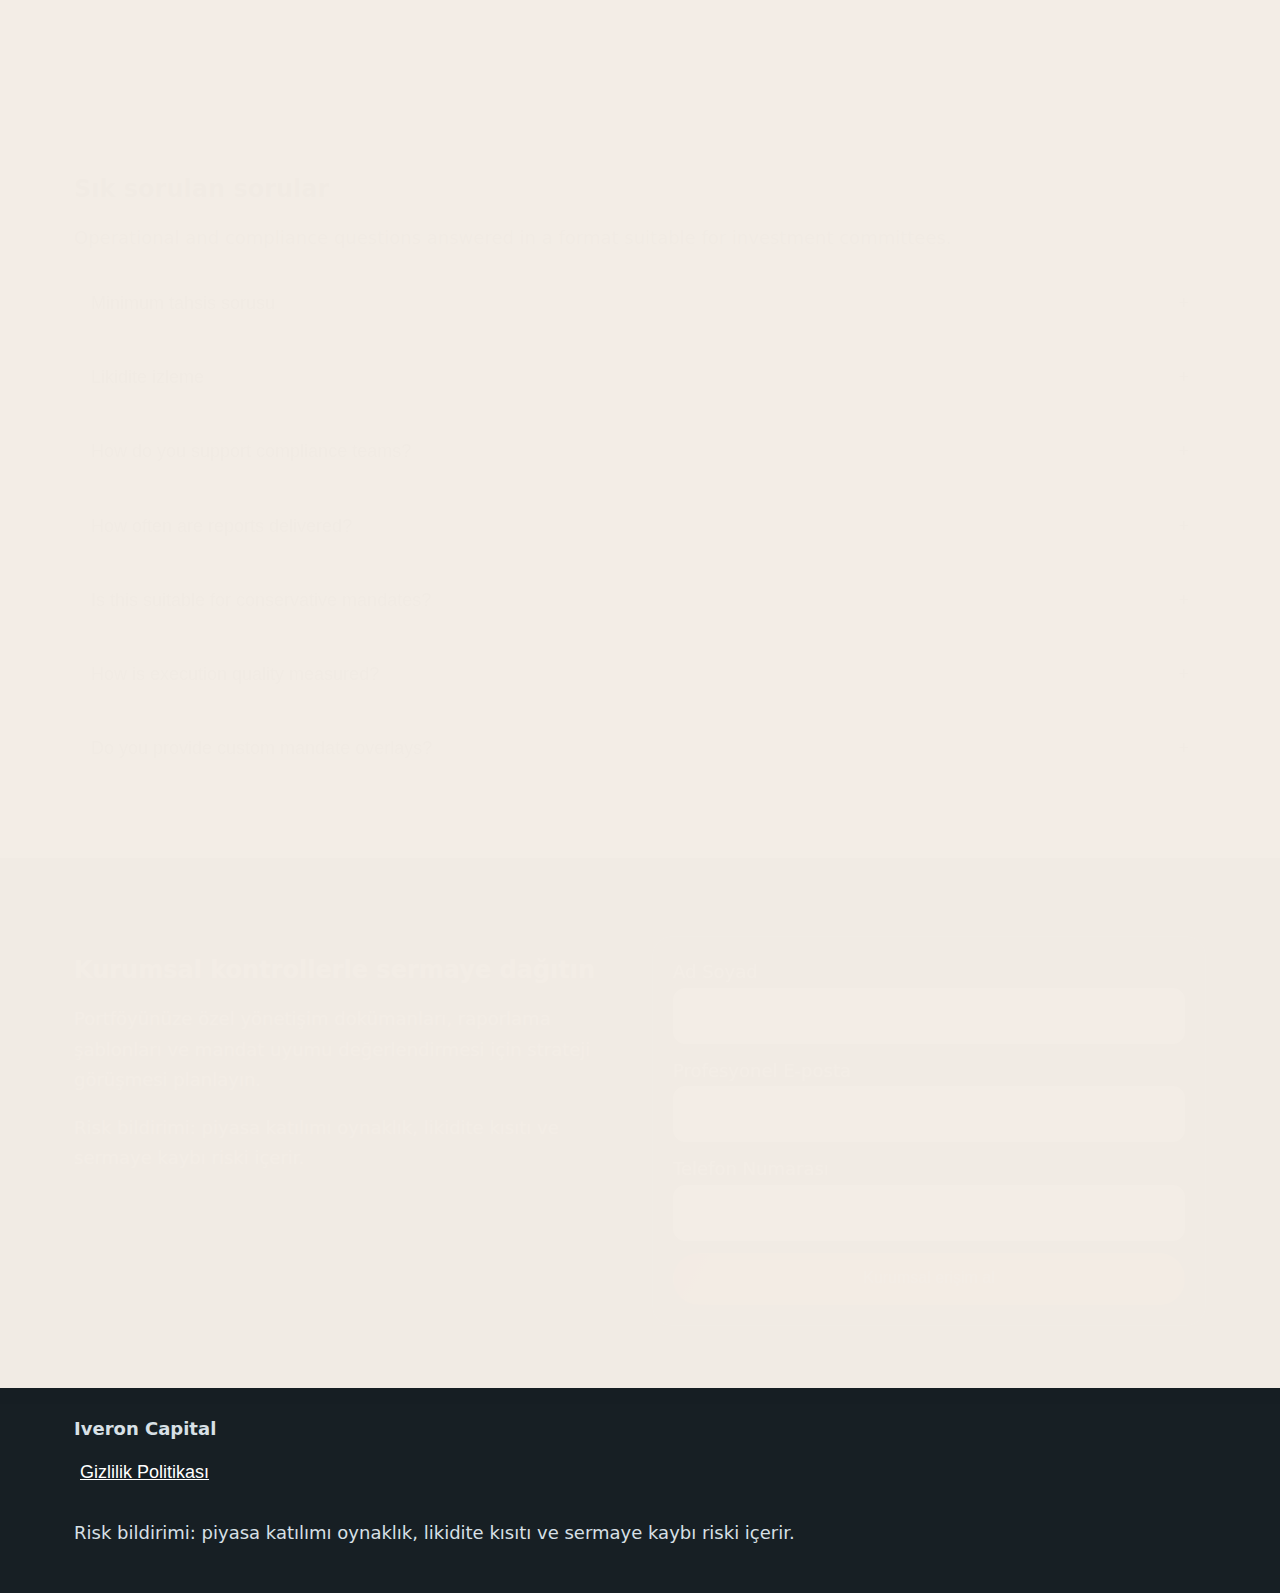
<file: tr/index.html>
<!DOCTYPE html>
<html lang="tr">
<head>
  <meta charset="UTF-8">
  <meta name="viewport" content="width=device-width, initial-scale=1.0">
  <title>Iveron Capital | Yapay Zekâ Altyapısı ve Yarı İletken Piyasaları</title>
  <meta name="description" content="Kurumsal düzeyde yapay zekâ altyapısı ve yarı iletken piyasa analizi, tahsis modeli ve yatırımcı dönüşüm platformu.">
  <link rel="canonical" href="https://iveroncapital.com/tr/index.html">
  <link rel="alternate" hreflang="en" href="https://iveroncapital.com/index.html">
<link rel="alternate" hreflang="de" href="https://iveroncapital.com/de/index.html">
<link rel="alternate" hreflang="fr" href="https://iveroncapital.com/fr/index.html">
<link rel="alternate" hreflang="es" href="https://iveroncapital.com/es/index.html">
<link rel="alternate" hreflang="it" href="https://iveroncapital.com/it/index.html">
<link rel="alternate" hreflang="tr" href="https://iveroncapital.com/tr/index.html">
<link rel="alternate" hreflang="pt" href="https://iveroncapital.com/pt/index.html">
<link rel="alternate" hreflang="ja" href="https://iveroncapital.com/jp/index.html">
<link rel="alternate" hreflang="sk" href="https://iveroncapital.com/sk/index.html">
<link rel="alternate" hreflang="en-BE" href="https://iveroncapital.com/be/index.html">
<link rel="alternate" hreflang="x-default" href="https://iveroncapital.com/index.html">
  <meta property="og:title" content="Iveron Capital | Yapay Zekâ Altyapısı ve Yarı İletken Piyasaları">
  <meta property="og:description" content="Kurumsal düzeyde yapay zekâ altyapısı ve yarı iletken piyasa analizi, tahsis modeli ve yatırımcı dönüşüm platformu.">
  <meta property="og:type" content="website">
  <meta property="og:url" content="https://iveroncapital.com/tr/index.html">
  <meta name="twitter:card" content="summary_large_image">
  <meta name="twitter:title" content="Iveron Capital | Yapay Zekâ Altyapısı ve Yarı İletken Piyasaları">
  <meta name="twitter:description" content="Kurumsal düzeyde yapay zekâ altyapısı ve yarı iletken piyasa analizi, tahsis modeli ve yatırımcı dönüşüm platformu.">
  <link rel="stylesheet" href="../assets/style.css">
  <script defer src="../assets/app.js"></script>
</head>
<body data-lang="tr">
  <header class="site-header">
    <div class="container header-inner">
      <a class="brand" href="../index.html">Iveron Capital</a>
      <nav class="desktop-nav" aria-label="Main Navigation">
        <a href="#market">Piyasa tezi</a><a href="#model">Tahsis modeli</a><a href="#governance">Yönetişim</a><a href="#insights">İçgörüler</a><a href="#risk">Risk</a><a href="#faq">SSS</a>
      </nav>
      <div class="header-actions">
        <div class="lang-wrap" data-dropdown>
          <button class="lang-active" aria-haspopup="true" aria-expanded="false">Türkçe</button>
          <div class="lang-menu" role="menu"><a href="../index.html"><svg viewBox="0 0 24 16" aria-hidden="true"><rect width="24" height="16" fill="#012169"/><path d="M0 0l24 16M24 0L0 16" stroke="#fff" stroke-width="3"/><path d="M0 0l24 16M24 0L0 16" stroke="#C8102E" stroke-width="1.5"/><path d="M12 0v16M0 8h24" stroke="#fff" stroke-width="5"/><path d="M12 0v16M0 8h24" stroke="#C8102E" stroke-width="3"/></svg><span>English</span></a><a href="../de/index.html"><svg viewBox="0 0 24 16"><rect width="24" height="16" fill="#000"/><rect y="5.33" width="24" height="5.33" fill="#DD0000"/><rect y="10.66" width="24" height="5.34" fill="#FFCE00"/></svg><span>Deutsch</span></a><a href="../fr/index.html"><svg viewBox="0 0 24 16"><rect width="8" height="16" fill="#0055A4"/><rect x="8" width="8" height="16" fill="#fff"/><rect x="16" width="8" height="16" fill="#EF4135"/></svg><span>Français</span></a><a href="../es/index.html"><svg viewBox="0 0 24 16"><rect width="24" height="16" fill="#AA151B"/><rect y="4" width="24" height="8" fill="#F1BF00"/></svg><span>Español</span></a><a href="../it/index.html"><svg viewBox="0 0 24 16"><rect width="8" height="16" fill="#009246"/><rect x="8" width="8" height="16" fill="#fff"/><rect x="16" width="8" height="16" fill="#CE2B37"/></svg><span>Italiano</span></a><a href="../tr/index.html"><svg viewBox="0 0 24 16"><rect width="24" height="16" fill="#E30A17"/><circle cx="10" cy="8" r="4" fill="#fff"/><circle cx="11" cy="8" r="3.2" fill="#E30A17"/><polygon points="14.8,8 17.8,6.7 17.2,9.9 19.6,7.9 16.4,7.8" fill="#fff"/></svg><span>Türkçe</span></a><a href="../pt/index.html"><svg viewBox="0 0 24 16"><rect width="10" height="16" fill="#006600"/><rect x="10" width="14" height="16" fill="#FF0000"/><circle cx="10" cy="8" r="3" fill="#FFCC00"/></svg><span>Português</span></a><a href="../jp/index.html"><svg viewBox="0 0 24 16"><rect width="24" height="16" fill="#fff"/><circle cx="12" cy="8" r="4" fill="#BC002D"/></svg><span>日本語</span></a><a href="../sk/index.html"><svg viewBox="0 0 24 16"><rect width="24" height="5.33" fill="#fff"/><rect y="5.33" width="24" height="5.33" fill="#0B4EA2"/><rect y="10.66" width="24" height="5.34" fill="#EE1C25"/></svg><span>Slovenčina</span></a><a href="../be/index.html"><svg viewBox="0 0 24 16"><rect width="8" height="16" fill="#000"/><rect x="8" width="8" height="16" fill="#FDDA24"/><rect x="16" width="8" height="16" fill="#EF3340"/></svg><span>Belgium</span></a></div>
        </div>
        <a href="#final-cta" class="btn">Yatırımcı brifingi talep et</a>
        <button class="burger" aria-label="Open menu" aria-expanded="false" aria-controls="mobile-drawer"><span></span><span></span><span></span></button>
      </div>
    </div>
  </header>
  <aside class="drawer" id="mobile-drawer" aria-hidden="true">
    <div class="drawer-panel" role="dialog" aria-modal="true">
      <button class="drawer-close" aria-label="Close menu">✕</button>
      <nav class="drawer-nav"><a href="#market">Piyasa tezi</a><a href="#model">Tahsis modeli</a><a href="#governance">Yönetişim</a><a href="#insights">İçgörüler</a><a href="#risk">Risk</a><a href="#faq">SSS</a></nav>
      <div class="drawer-lang"><a href="../index.html">English</a><a href="../de/index.html">Deutsch</a><a href="../fr/index.html">Français</a><a href="../es/index.html">Español</a><a href="../it/index.html">Italiano</a><a href="../tr/index.html">Türkçe</a><a href="../pt/index.html">Português</a><a href="../jp/index.html">日本語</a><a href="../sk/index.html">Slovenčina</a><a href="../be/index.html">Belgium</a></div>
      <a href="#final-cta" class="btn">Yatırımcı brifingi talep et</a>
    </div>
  </aside>

  <main>
    <section class="hero section-dark">
      <div class="container hero-grid">
        <div>
          <p class="eyebrow">Iveron Capital</p>
          <h1>Yapay Zekâ Altyapısı ve Yarı İletken Piyasaları Tahsis Platformu</h1>
          <p class="lead">yapay zekâ altyapısı ve yarı iletken piyasaları — Iveron Capital, yapay zekâ altyapısı ve yarı iletken piyasalarını kurumsal yatırımcılar için disiplinli bir tahsis çerçevesine dönüştürür. Uygulama yönetişimi, likidite haritalaması ve şeffaf raporlamayı birleştirerek risk ayarlı getiri hedefleriz.</p>
          <article class="target-card glass">
            <h2>Hedef koridor</h2>
            <p>Referans çerçeve, senaryo planlaması için aylık %8–%15 koridoru ve yıllık %80–%200 aralığını kullanır; garanti değildir.</p>
            <div class="target-range"><span>%8–%15 aylık</span><span>%80–%200 yıllık referans</span></div>
          </article>
        </div>
        <div>
          <form class="lead-form" aria-label="Lead form">
            <label>Ad Soyad<input type="text" required></label>
            <label>Profesyonel E-posta<input type="email" required></label>
            <label>Telefon Numarası<input type="tel" required></label>
            <button type="submit" class="btn">Kurumsal erişim al</button>
          </form>
          <article class="calculator" aria-label="Projection calculator">
            <h2>Projeksiyon hesaplayıcı</h2>
            <div class="amount-segment" role="tablist" aria-label="Amount selector">
              <button data-amount="10000">$10,000</button>
              <button data-amount="50000" class="active">$50,000</button>
              <button data-amount="150000">$150,000</button>
            </div>
            <div class="slider-row"><span>3–24 ay</span><input type="range" min="3" max="24" value="12" class="month-slider"><span class="months-pill">12 months</span></div>
            <div class="result-grid">
              <div class="result-card"><p>Düşük senaryo</p><strong data-low>$0</strong><small>Örnek projeksiyon</small></div>
              <div class="result-card"><p>Baz senaryo</p><strong data-base>$0</strong><small>Örnek projeksiyon</small></div>
              <div class="result-card"><p>Yüksek senaryo</p><strong data-high>$0</strong><small>Örnek projeksiyon</small></div>
            </div>
          </article>
        </div>
      </div>
    </section>

    <section class="kpi-strip section-light" id="governance"><div class="container"><h2>Kurumsal operasyon görünümü</h2><p>Yapısal KPI şeridi, fırsat büyüklüğünü uygulama disipliniyle birleştirir ve komitelerin tahsis öncesi sermaye verimliliğini değerlendirmesini sağlar.</p><div class="kpi-grid"><article><h3>Addressable flow</h3><p class="big">$2.4T</p><small>Benchmark: $1.9T baseline</small><p>What it means: capacity is broad enough to stage allocations without concentration stress. Investor gain: better mandate scalability.</p></article><article><h3>Liquidity coverage</h3><p class="big">78%</p><small>Benchmark: 61% sector median</small><p>What it means: execution corridors remain open during volatility windows. Investor gain: lower forced-rebalancing risk.</p></article><article><h3>Governance readiness</h3><p class="big">96/100</p><small>Benchmark: 82 peer score</small><p>What it means: controls and reporting align early with committee standards. Investor gain: faster approval cycles.</p></article></div></div></section>

    <section class="section split" id="market"><div class="container split-grid"><div><h2>Bu piyasa neden şimdi önemli</h2><p>Hesaplama, bellek ve ileri paketleme talebi, geleneksel arz planlamasından daha hızlı büyüyor. Yapay zekâ dağıtımı, yarı iletken döngülerini tüketim odaklı yapıdan altyapı odaklı yapıya taşıdı. Cross-border capacity programs and cloud procurement cycles are reshaping allocation timing. Investors with clear governance can secure better entry points and maintain liquidity optionality.</p><p>Investor implication: mandate fit improves when exposure is treated as infrastructure allocation instead of thematic speculation.</p></div><div class="viz allocation"><h3>Allocation composition</h3><div class="stack"><span style="--w:36%">AI Compute 36%</span><span style="--w:28%">Memory 28%</span><span style="--w:22%">Packaging 22%</span><span style="--w:14%">Design Tools 14%</span></div><p>Baseline: market-weighted mix is more concentrated in compute. Investor gain: diversified semiconductor beta with better capital efficiency.</p></div></div></section>

    <section class="section section-dark" id="model"><div class="container"><h2>Tahsis modeli mimarisi</h2><p>Modelimiz likidite dilimleri, yönetişim kontrol noktaları ve işlem yönlendirmesini tek bir mandat uyumlu akışta birleştirir. The architecture enforces decision rights, liquidity triggers, and reporting cadence in one process diagram to avoid ad-hoc execution.</p><div class="process-diagram"><article><h3>Mandate intake</h3><p>Inputs: limits, liquidity bands, compliance overlays.</p><small>Output: approved policy map.</small></article><article><h3>Signal scoring</h3><p>Inputs: cycle, inventory, pricing momentum.</p><small>Output: conviction-ranked queue.</small></article><article><h3>Execution window</h3><p>Inputs: venue depth and spread tolerance.</p><small>Output: staged order plan.</small></article><article><h3>Reporting loop</h3><p>Inputs: attribution and risk drift.</p><small>Output: committee packet.</small></article></div><p>Investor gain: reproducible governance with transparent escalation paths.</p></div></section>

    <section class="section" id="process"><div class="container split-grid reverse"><div class="viz timeline"><h3>Uygulama zaman çizelgesi</h3><ol><li><strong>Week 1</strong><span>Mandate mapping and compliance checklist completion.</span></li><li><strong>Week 2</strong><span>Liquidity tranche design and benchmark definitions.</span></li><li><strong>Week 3</strong><span>Execution dry run with slippage thresholds.</span></li><li><strong>Week 4</strong><span>Committee launch packet and monitoring dashboard.</span></li></ol><p>Baseline: typical onboarding requires 7–9 weeks. Investor gain: faster capital deployment with audit trail intact.</p></div><div><h2>Uygulama zaman çizelgesi</h2><p>Nicel teslimat takvimi onboarding sürtünmesini azaltır ve yatırım komiteleri için denetlenebilir kilometre taşları oluşturur. Deliverables are quantified at each step to preserve accountability across investment, risk, and operations teams.</p><p>Investor implication: reduced implementation lag increases timing efficiency while maintaining compliance quality.</p></div></div></section>

    <section class="section section-light" id="metrics"><div class="container"><h2>Performans ve kıyaslama bağlamı</h2><p>Yalıtılmış getiri yerine karşılaştırmalı dağılımlar sunar, aşağı yön kontrolü ve uygulama kalitesine odaklanırız. Distribution bars compare realized pathways with baseline exposure assumptions.</p><div class="dist-bars"><article><h3>Defensive</h3><div class="bar"><i style="--h:44%"></i></div><small>Baseline 31%</small><p>Interpretation: downside buffers hold in lower-growth cycles. Investor gain: smoother drawdown profile.</p></article><article><h3>Core</h3><div class="bar"><i style="--h:63%"></i></div><small>Baseline 49%</small><p>Interpretation: core sleeve captures structural demand trend. Investor gain: higher consistency versus broad tech index.</p></article><article><h3>Opportunistic</h3><div class="bar"><i style="--h:52%"></i></div><small>Baseline 37%</small><p>Interpretation: tactical entries add alpha when liquidity is favorable. Investor gain: efficient use of risk budget.</p></article></div></div></section>

    <section class="section" id="insights"><div class="container split-grid"><div><h2>Araştırma içgörü motoru</h2><p>İçgörü katmanı piyasa sinyallerini eylem notlarına dönüştürür; açık baz çizgi karşılaştırması ve sermaye etkisi sunar. Research notes quantify what changed, why it changed, and how mandates should adapt.</p><ul><li>Context: wafer capacity utilization improved from 74% to 81%.</li><li>Comparison: baseline forecast expected 77%.</li><li>Interpretation: supply balance supports pricing resilience.</li><li>Investor gain: stronger confidence in staged allocation expansion.</li></ul></div><div class="viz ring-viz"><h3>Signal conviction</h3><div class="rings"><div><span>82%</span><small>Demand</small></div><div><span>76%</span><small>Liquidity</small></div><div><span>88%</span><small>Governance fit</small></div></div><p>Benchmark: 70% threshold for deployment. Investor gain: high-conviction entries with committee traceability.</p></div></div></section>

    <section class="section section-dark" id="risk"><div class="container split-grid reverse"><div class="viz risk-matrix"><h3>Risk matrisi ve kontroller</h3><div class="matrix"><div><strong>Low prob / Low impact</strong><p>Minor spread widening</p></div><div><strong>High prob / Low impact</strong><p>Short-term rotation noise</p></div><div><strong>Low prob / High impact</strong><p>Policy-driven export shock</p></div><div><strong>High prob / High impact</strong><p>Liquidity gap during macro stress</p></div></div><p>Baseline: unmanaged mandates escalate reactively. Investor gain: pre-defined responses reduce decision latency.</p></div><div><h2>Risk matrisi ve kontroller</h2><p>Risk, olasılık ve etkiyi belirli yönetişim aksiyonlarına bağlayan 2x2 matris ile yönetilir. Control owners, escalation timelines, and reporting thresholds are codified to maintain governance continuity during stress regimes.</p><p>Investor implication: risk-adjusted return improves when downside actions are pre-approved, not improvised.</p></div></div></section>

    <section class="section" id="reviews"><div class="container"><h2>Yatırımcı yorumları</h2><p>Institutional partners highlight how governance transparency, execution quality, and reporting discipline improved allocation decisions.</p><div class="review-grid"><article class="review-card"><div class="review-head"><span class="avatar">AM</span><div class="review-id"><strong>Aline Martin</strong><span class="verified">DOĞRULANDI</span></div></div><p class="review-role">Chief Investment Officer · Geneva</p><p>Iveron helped our committee move from thematic interest to executable policy. The reporting package made governance approvals significantly faster.</p></article><article class="review-card"><div class="review-head"><span class="avatar">DK</span><div class="review-id"><strong>Daniel Koch</strong><span class="verified">DOĞRULANDI</span></div></div><p class="review-role">Portfolio Director · Frankfurt</p><p>The market maps are detailed, but the real value is execution discipline. We finally have clarity on liquidity corridors and decision checkpoints.</p></article><article class="review-card"><div class="review-head"><span class="avatar">SR</span><div class="review-id"><strong>Sofia Ruiz</strong><span class="verified">DOĞRULANDI</span></div></div><p class="review-role">Head of Alternatives · Madrid</p><p>Their scenario framework improved how we discuss downside ranges and capital efficiency. It feels built for institutional dialogue, not marketing.</p></article><article class="review-card"><div class="review-head"><span class="avatar">TN</span><div class="review-id"><strong>Thomas Nguyen</strong><span class="verified">DOĞRULANDI</span></div></div><p class="review-role">Risk Committee Chair · London</p><p>Risk controls are explicit and measurable. The matrix-to-action format made it easy to integrate within our existing oversight process.</p></article></div></div></section>

    <section class="section section-light" id="faq"><div class="container"><h2>Sık sorulan sorular</h2><p>Operational and compliance questions answered in a format suitable for investment committees.</p><div class="faq-list"><article class="faq-item"><button class="faq-question" aria-expanded="false"><span>Minimum tahsis sorusu</span><span>+</span></button><div class="faq-answer"><p>Most institutional mandates begin from a strategic pilot allocation. Our framework is optimized for capital pools that need formal reporting, staged deployment, and liquidity visibility.</p></div></article><article class="faq-item"><button class="faq-question" aria-expanded="false"><span>Likidite izleme</span><span>+</span></button><div class="faq-answer"><p>Each strategy sleeve is mapped by expected execution window, venue depth, and unwind assumptions. Weekly dashboards show liquidity drift and trigger governance alerts when thresholds move.</p></div></article><article class="faq-item"><button class="faq-question" aria-expanded="false"><span>How do you support compliance teams?</span><span>+</span></button><div class="faq-answer"><p>We provide policy-ready documentation covering investment rationale, controls, counterparty mapping, and decision logs so internal compliance teams can review a consistent audit trail.</p></div></article><article class="faq-item"><button class="faq-question" aria-expanded="false"><span>How often are reports delivered?</span><span>+</span></button><div class="faq-answer"><p>Core reporting is monthly, with interim signal notes when market structure changes materially. Committees receive attribution, benchmark context, and scenario updates in a standardized pack.</p></div></article><article class="faq-item"><button class="faq-question" aria-expanded="false"><span>Is this suitable for conservative mandates?</span><span>+</span></button><div class="faq-answer"><p>Yes, through phased exposure bands and explicit risk budgets. Allocation pacing is designed to preserve capital efficiency while maintaining governance discipline.</p></div></article><article class="faq-item"><button class="faq-question" aria-expanded="false"><span>How is execution quality measured?</span><span>+</span></button><div class="faq-answer"><p>Execution quality blends slippage analysis, timing efficiency, and post-trade drift. The benchmark is not only return, but how consistently return is captured relative to market opportunity.</p></div></article><article class="faq-item"><button class="faq-question" aria-expanded="false"><span>Do you provide custom mandate overlays?</span><span>+</span></button><div class="faq-answer"><p>Yes. We can layer concentration limits, jurisdiction constraints, and ESG exclusions without breaking reporting continuity.</p></div></article></div></div></section>

    <section class="section final section-dark" id="final-cta"><div class="container split-grid"><div><h2>Kurumsal kontrollerle sermaye dağıtın</h2><p>Portföyünüze özel yönetişim dokümanları, raporlama şablonları ve mandat uyumu değerlendirmesi için strateji görüşmesi planlayın.</p><p>Risk bildirimi: piyasa katılımı oynaklık, likidite kısıtı ve sermaye kaybı riski içerir.</p></div><form class="lead-form" aria-label="Final lead form"><label>Ad Soyad<input type="text" required></label><label>Profesyonel E-posta<input type="email" required></label><label>Telefon Numarası<input type="tel" required></label><button type="submit" class="btn">Kurumsal erişim al</button></form></div></section>
  </main>

  <footer class="site-footer"><div class="container footer-inner"><strong>Iveron Capital</strong><button class="privacy-open" type="button">Gizlilik Politikası</button><p>Risk bildirimi: piyasa katılımı oynaklık, likidite kısıtı ve sermaye kaybı riski içerir.</p></div></footer>

  <div class="modal" aria-hidden="true"><div class="modal-panel" role="dialog" aria-modal="true" aria-labelledby="privacy-title"><button class="modal-x" aria-label="Close">✕</button><h2 id="privacy-title">Gizlilik Politikası</h2><div class="modal-content"><section><h3>Introduction</h3><p>Iveron Capital processes personal data to provide institutional market briefings and investor communications in a transparent, lawful manner.</p></section><section><h3>Data collection</h3><p>We collect contact details submitted through forms, interaction metadata, and communication preferences to deliver requested services.</p></section><section><h3>Legal basis</h3><p>Processing relies on legitimate interest, contractual necessity for requested meetings, and consent where required by local regulation.</p></section><section><h3>Cookies</h3><p>We use essential and analytical cookies to improve usability and understand content relevance. Cookie choices can be adjusted in browser settings.</p></section><section><h3>Retention</h3><p>Data is retained only for the period needed to fulfill investor communication, regulatory, and audit obligations.</p></section><section><h3>Third-party sharing</h3><p>Service providers may process limited data under strict confidentiality and security obligations. We do not sell personal data.</p></section><section><h3>Security</h3><p>We apply access controls, encryption in transit, and operational monitoring to reduce unauthorized access risk.</p></section><section><h3>User rights</h3><p>Depending on jurisdiction, users may request access, correction, deletion, portability, or restriction of processing.</p></section><section><h3>International transfers</h3><p>If data is transferred internationally, appropriate safeguards and contractual protections are applied.</p></section><section><h3>Industry risk disclosure</h3><p>Market intelligence does not constitute guaranteed outcomes. Semiconductor and AI infrastructure exposure can be volatile and may lead to losses.</p></section><section><h3>Contact</h3><p>For privacy requests, contact privacy@iveroncapital.com and include your jurisdiction and preferred response channel.</p></section></div><div class="modal-footer"><button class="modal-close">Close</button></div></div></div>

  <script type="application/ld+json">{"@context":"https://schema.org","@graph":[{"@type":"Organization","name":"Iveron Capital","url":"https://iveroncapital.com"},{"@type":"WebSite","name":"Iveron Capital","url":"https://iveroncapital.com/tr/index.html"},{"@type":"FAQPage","mainEntity":[{"@type": "Question", "name": "Minimum tahsis sorusu", "acceptedAnswer": {"@type": "Answer", "text": "Most institutional mandates begin from a strategic pilot allocation. Our framework is optimized for capital pools that need formal reporting, staged deployment, and liquidity visibility."}},{"@type": "Question", "name": "Likidite izleme", "acceptedAnswer": {"@type": "Answer", "text": "Each strategy sleeve is mapped by expected execution window, venue depth, and unwind assumptions. Weekly dashboards show liquidity drift and trigger governance alerts when thresholds move."}},{"@type": "Question", "name": "How do you support compliance teams?", "acceptedAnswer": {"@type": "Answer", "text": "We provide policy-ready documentation covering investment rationale, controls, counterparty mapping, and decision logs so internal compliance teams can review a consistent audit trail."}},{"@type": "Question", "name": "How often are reports delivered?", "acceptedAnswer": {"@type": "Answer", "text": "Core reporting is monthly, with interim signal notes when market structure changes materially. Committees receive attribution, benchmark context, and scenario updates in a standardized pack."}}]},{"@type":"Review","author":{"@type":"Person","name":"Aline Martin"},"reviewBody":"Iveron helped our committee move from thematic interest to executable policy. The reporting package made governance approvals significantly faster.","reviewRating":{"@type":"Rating","ratingValue":"5"}}]}</script>
</body></html>
</file>
<file: assets/style.css>
:root{--bg:#f3ede6;--bg-soft:#fbf8f4;--ink:#201c19;--muted:#5f5752;--card:#ffffffd9;--dark:#1f252b;--accent:#b5522b;--accent-2:#d98956;--ring:#8ea1b2;--btn-height:52px;}
*{box-sizing:border-box;min-width:0}html,body{margin:0;padding:0;overflow-x:hidden;font-family:Inter,system-ui,sans-serif;background:var(--bg);color:var(--ink)}
p,li,label,small,footer,button,input{font-size:18px;line-height:1.68}
a{color:inherit;text-decoration:none}
.container{max-width:1180px;margin:0 auto;padding-inline:24px}
.section,.hero,.kpi-strip{padding:78px 0;position:relative;overflow:hidden}
.section-dark{background:linear-gradient(130deg,#202930,#161c21);color:#edf0f3}.section-light{background:var(--bg-soft)}
.site-header{position:sticky;top:0;z-index:60;background:rgba(243,237,230,.88);backdrop-filter:blur(12px);border-bottom:1px solid #d6cbc0}
.header-inner{display:flex;justify-content:space-between;align-items:center;gap:20px;min-height:84px}.brand{font-weight:700;font-size:1.2rem}
.desktop-nav{display:flex;gap:18px;align-items:center}.desktop-nav a{font-size:16px;color:var(--muted)}
.header-actions{display:flex;align-items:center;gap:12px}
.btn,.lang-active{height:var(--btn-height);padding:0 18px;border-radius:999px;font-size:16px;border:1px solid transparent;display:inline-flex;align-items:center;justify-content:center}
.btn{background:linear-gradient(120deg,var(--accent),var(--accent-2));color:#fff;box-shadow:0 10px 24px #b5522b52}
.lang-wrap{position:relative}.lang-active{background:#fff;border-color:#cab8aa;cursor:pointer}
.lang-menu{position:absolute;right:0;top:calc(100% + 8px);background:#fff;border:1px solid #dacabd;border-radius:16px;padding:10px;display:none;min-width:220px;box-shadow:0 18px 40px #0002}
.lang-wrap.open .lang-menu{display:block}.lang-menu a{display:flex;align-items:center;gap:10px;padding:8px;border-radius:10px}.lang-menu a:hover{background:#f2ece7}.lang-menu svg{width:22px;height:14px;display:block}
.burger{display:none;flex-direction:column;gap:4px;background:none;border:0;cursor:pointer}.burger span{width:22px;height:2px;background:#342f2b}
.hero{background:radial-gradient(circle at 12% 22%,#f5b08a66,transparent 38%),radial-gradient(circle at 78% 70%,#ffffff3b,transparent 36%),linear-gradient(160deg,#f3ede6,#e8ded4)}
.hero-grid{display:grid;grid-template-columns:1.1fr .9fr;gap:28px;align-items:start}
.eyebrow{letter-spacing:.08em;text-transform:uppercase;color:#8a6f5e}.lead{max-width:68ch}
.glass,.lead-form,.calculator,.viz,.review-card,.faq-item{background:var(--card);backdrop-filter:blur(10px);border:1px solid #d8ccc1;border-radius:20px;box-shadow:0 20px 44px #3b2a1d14}
.target-card{padding:22px;margin-top:24px}.target-range{display:flex;gap:12px;flex-wrap:wrap}.target-range span{padding:7px 12px;background:#fff;border-radius:999px;border:1px solid #d4c3b5;font-size:16px}
.lead-form{padding:20px;display:flex;flex-direction:column;gap:12px}.lead-form input{width:100%;padding:12px;border:1px solid #cdbfb1;border-radius:12px;background:#fff}
.calculator{margin-top:16px;padding:18px}.amount-segment{display:grid;grid-template-columns:repeat(3,1fr);background:#efe5db;border-radius:999px;padding:5px;gap:5px}.amount-segment button{border:0;background:transparent;padding:9px 8px;border-radius:999px;font-weight:600;cursor:pointer}.amount-segment .active{background:#fff;box-shadow:0 8px 16px #0001}
.slider-row{display:grid;grid-template-columns:auto 1fr auto;align-items:center;gap:10px;margin:14px 0}.month-slider{accent-color:var(--accent);width:100%}.months-pill{padding:6px 10px;border-radius:999px;background:#f3e8dd;font-size:14px}
.result-grid{display:grid;grid-template-columns:repeat(auto-fit,minmax(240px,1fr));gap:12px}.result-card{background:#fff;border:1px solid #e1d3c8;border-radius:14px;padding:12px}.result-card strong{display:block;white-space:nowrap;font-variant-numeric:tabular-nums;font-size:clamp(22px,2.2vw,32px);line-height:1.1;letter-spacing:0;overflow:visible;text-overflow:clip}
.kpi-grid,.review-grid{display:grid;grid-template-columns:repeat(auto-fit,minmax(260px,1fr));gap:14px}.kpi-grid article{padding:18px;border-radius:18px;background:#fff;border:1px solid #decec0;box-shadow:0 12px 24px #00000010}.big{font-size:2rem;font-weight:700;margin:.3rem 0}
.split-grid{display:grid;grid-template-columns:1fr 1fr;gap:24px;align-items:start}.split-grid.reverse{grid-template-columns:1fr 1fr}.viz{padding:18px}
.stack span{display:block;background:linear-gradient(90deg,#c5663f,#e4a176);margin:8px 0;padding:8px 10px;border-radius:9px;color:#fff;width:var(--w)}
.process-diagram{display:grid;grid-template-columns:repeat(auto-fit,minmax(220px,1fr));gap:12px}.process-diagram article{padding:14px;border:1px solid #475664;border-radius:14px;background:#202c36}
.timeline ol{margin:0;padding-left:18px;display:grid;gap:10px}.timeline li{padding-left:8px;border-left:2px solid var(--accent)}
.dist-bars{display:grid;grid-template-columns:repeat(auto-fit,minmax(220px,1fr));gap:12px}.bar{height:170px;background:#efe3d8;border-radius:12px;display:flex;align-items:flex-end;padding:10px}.bar i{display:block;width:100%;height:var(--h);background:linear-gradient(180deg,var(--accent-2),var(--accent));border-radius:8px}
.rings{display:grid;grid-template-columns:repeat(3,minmax(100px,1fr));gap:10px}.rings div{aspect-ratio:1;border-radius:50%;border:8px solid #d9c4b2;display:grid;place-items:center;background:radial-gradient(circle,#fff,#f5e7dc)}
.matrix{display:grid;grid-template-columns:1fr 1fr;gap:8px}.matrix div{padding:12px;border:1px solid #5d6f7e;border-radius:10px;background:#1f2c38}
.review-head{display:flex;align-items:center;gap:10px}.avatar{width:40px;height:40px;border-radius:50%;background:linear-gradient(140deg,var(--accent),#e6a983);color:#fff;display:grid;place-items:center;font-weight:700}.review-id{display:flex;align-items:center;gap:10px}.verified{font-size:12px;letter-spacing:.05em;padding:4px 8px;border-radius:999px;background:#14322b;color:#8ff0cd}
.review-role{color:var(--muted)}
.faq-list{display:grid;gap:10px}.faq-question{width:100%;background:transparent;border:0;padding:16px;display:flex;justify-content:space-between;align-items:center;cursor:pointer}.faq-answer{max-height:0;overflow:hidden;transition:max-height .35s ease;padding:0 16px}.faq-item.open .faq-answer{max-height:180px;padding-bottom:14px}
.final .lead-form{background:#ffffff17;border-color:#4c5f6e}.final .lead-form input{background:#fff}
.site-footer{padding:26px 0;background:#171f24;color:#d8e0e6}.footer-inner{display:grid;gap:12px}.privacy-open{width:max-content;background:none;border:0;color:#fff;text-decoration:underline;cursor:pointer}
.modal{position:fixed;inset:0;background:#0008;display:none;place-items:center;padding:24px;z-index:80}.modal.open{display:grid}.modal-panel{max-width:760px;width:100%;max-height:80vh;display:grid;grid-template-rows:auto 1fr auto;background:#fff;border-radius:18px;padding:20px}.modal-x{justify-self:end;border:0;background:none;font-size:24px;cursor:pointer}.modal-content{overflow:auto;padding-right:8px;display:grid;gap:8px}.modal-footer{display:flex;justify-content:flex-start;padding-top:10px}.modal-close{border:1px solid #cab8aa;background:#f2e8de;border-radius:999px;padding:10px 16px;cursor:pointer}
.drawer{position:fixed;inset:0;display:none;background:#0007;z-index:70}.drawer.open{display:block}.drawer-panel{margin-left:auto;height:100%;width:min(92vw,380px);background:#fff;padding:20px;display:flex;flex-direction:column;gap:16px}.drawer-nav{display:grid;gap:10px}.drawer-lang{display:grid;gap:8px}
@media (max-width:900px){.desktop-nav,.header-actions .lang-wrap,.header-actions>.btn{display:none}.burger{display:flex}.hero-grid,.split-grid,.split-grid.reverse{grid-template-columns:1fr}.section,.hero,.kpi-strip{padding:60px 0}}
</file>
